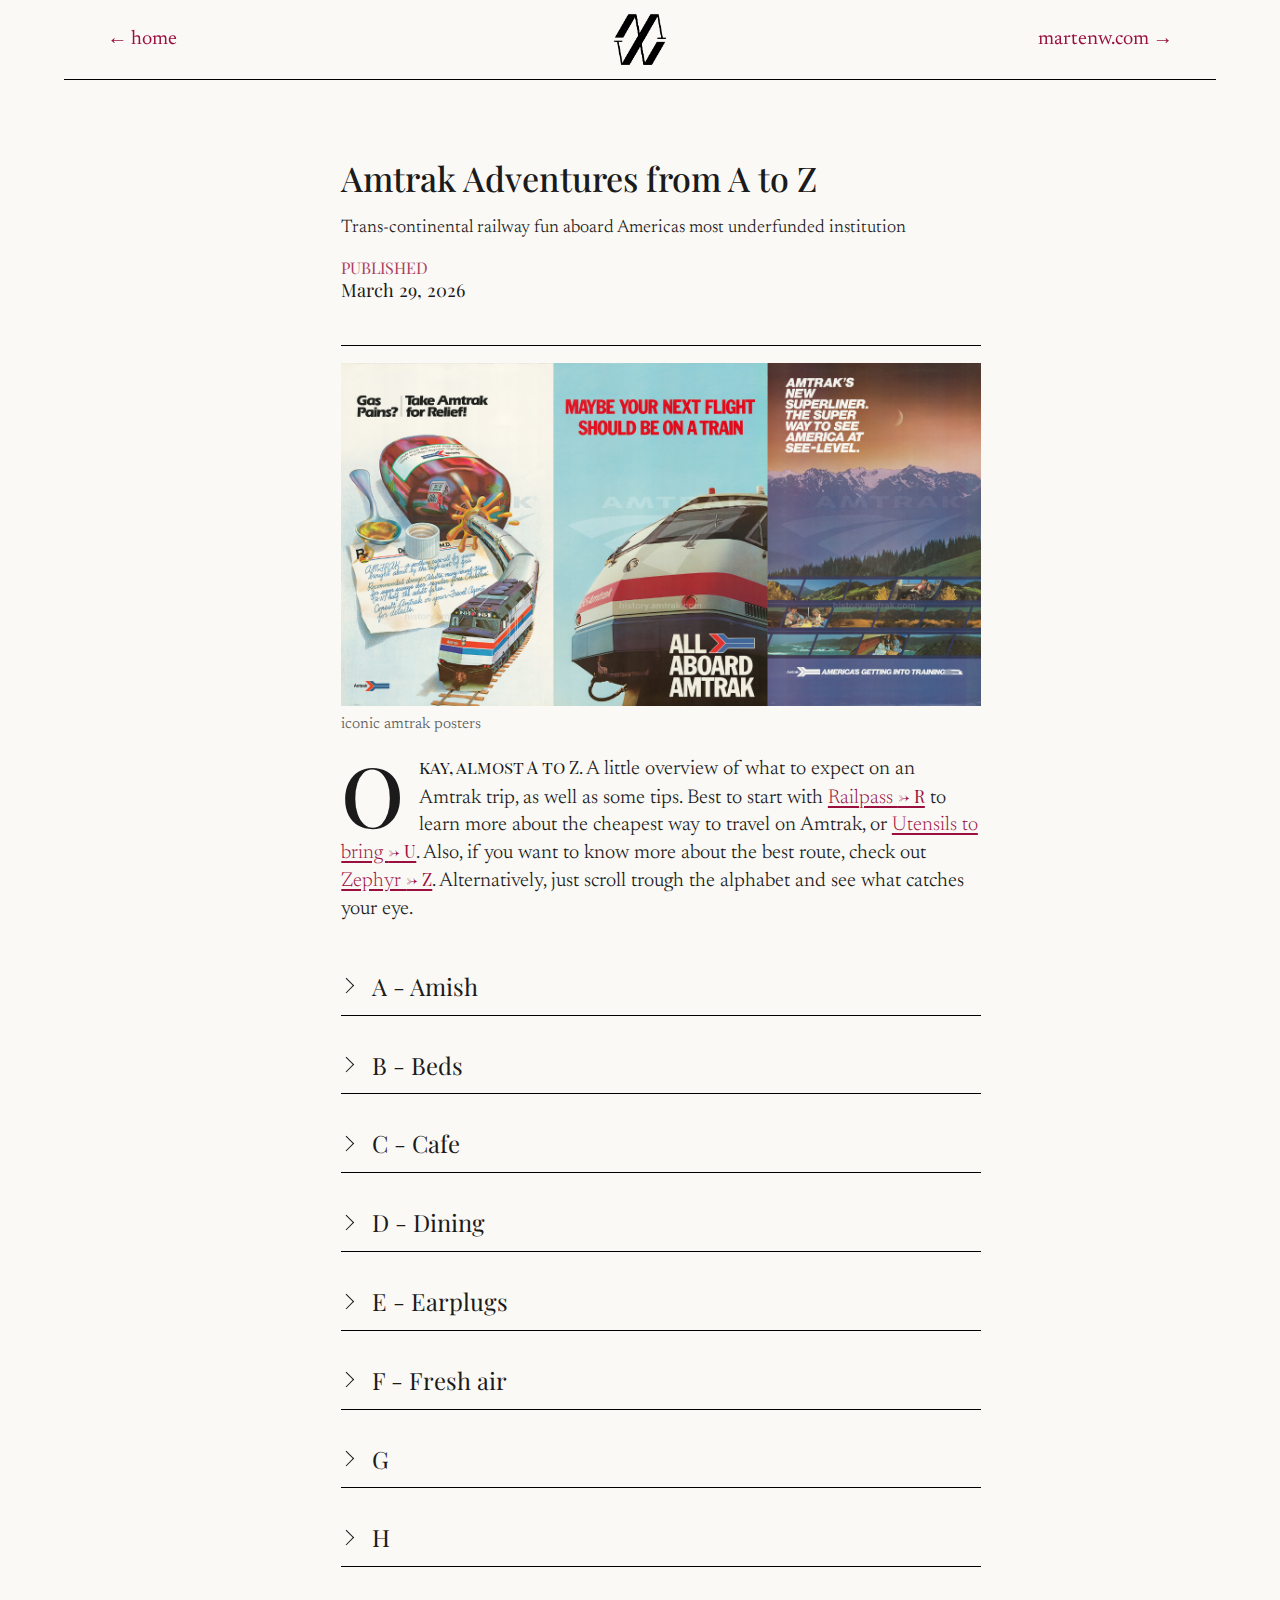
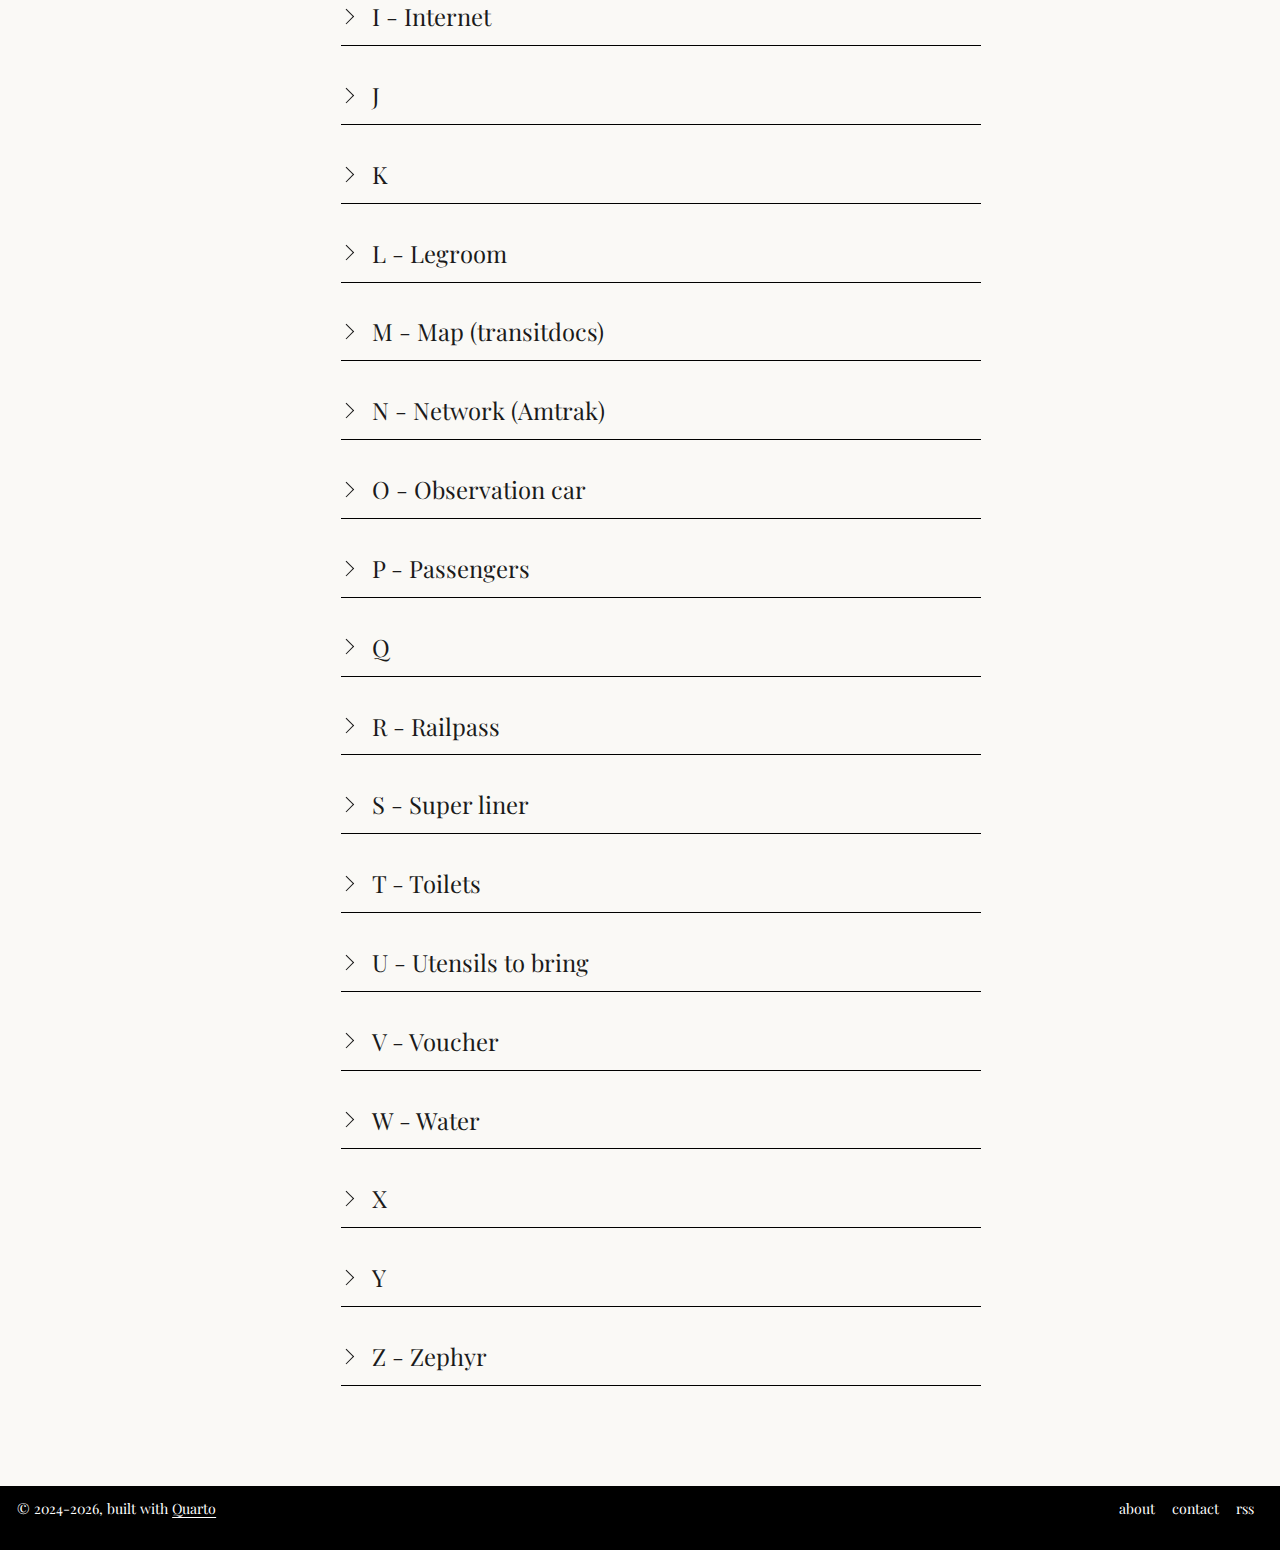
<file: texts/amtrak/index.html>
<!DOCTYPE html>
<html xmlns="http://www.w3.org/1999/xhtml" lang="en" xml:lang="en"><head>

<meta charset="utf-8">
<meta name="generator" content="quarto-1.9.37">

<meta name="viewport" content="width=device-width, initial-scale=1.0, user-scalable=yes">

<meta name="dcterms.date" content="2026-03-29">
<meta name="description" content="Trans-continental railway fun aboard Americas most underfunded institution">

<title>Amtrak Adventures from A to Z</title>
<style>
/* Default styles provided by pandoc.
** See https://pandoc.org/MANUAL.html#variables-for-html for config info.
*/
code{white-space: pre-wrap;}
span.smallcaps{font-variant: small-caps;}
div.columns{display: flex; gap: min(4vw, 1.5em);}
div.column{flex: auto; overflow-x: auto;}
div.hanging-indent{margin-left: 1.5em; text-indent: -1.5em;}
ul.task-list{list-style: none;}
ul.task-list li input[type="checkbox"] {
  width: 0.8em;
  margin: 0 0.8em 0.2em -1em; /* quarto-specific, see https://github.com/quarto-dev/quarto-cli/issues/4556 */ 
  vertical-align: middle;
}
</style>


<script src="../../site_libs/quarto-nav/quarto-nav.js"></script>
<script src="../../site_libs/quarto-nav/headroom.min.js"></script>
<link href="../../images/favicon.ico" rel="icon">
<script src="../../site_libs/clipboard/clipboard.min.js"></script>
<script src="../../site_libs/quarto-html/quarto.js" type="module"></script>
<script src="../../site_libs/quarto-html/tabsets/tabsets.js" type="module"></script>
<script src="../../site_libs/quarto-html/popper.min.js"></script>
<script src="../../site_libs/quarto-html/tippy.umd.min.js"></script>
<script src="../../site_libs/quarto-html/anchor.min.js"></script>
<link href="../../site_libs/quarto-html/tippy.css" rel="stylesheet">
<link href="../../site_libs/quarto-html/quarto-syntax-highlighting-bdf67b448a403dde36248dfdc89c95ef.css" rel="stylesheet" id="quarto-text-highlighting-styles">
<script src="../../site_libs/bootstrap/bootstrap.min.js"></script>
<link href="../../site_libs/bootstrap/bootstrap-icons.css" rel="stylesheet">
<link href="../../site_libs/bootstrap/bootstrap-cde2123df7a88b7c854c6ec48b5343a6.min.css" rel="stylesheet" append-hash="true" id="quarto-bootstrap" data-mode="light">
<script id="quarto-search-options" type="application/json">{
  "language": {
    "search-no-results-text": "No results",
    "search-matching-documents-text": "matching documents",
    "search-copy-link-title": "Copy link to search",
    "search-hide-matches-text": "Hide additional matches",
    "search-more-match-text": "more match in this document",
    "search-more-matches-text": "more matches in this document",
    "search-clear-button-title": "Clear",
    "search-text-placeholder": "",
    "search-detached-cancel-button-title": "Cancel",
    "search-submit-button-title": "Submit",
    "search-label": "Search"
  }
}</script>


<meta property="og:title" content="Amtrak Adventures from A to Z">
<meta property="og:description" content="Trans-continental railway fun aboard Americas most underfunded institution">
<meta property="og:image" content="https://mdwm.org/texts/amtrak/amtrak.png">
<meta property="og:site_name" content="mdwm">
<meta property="og:image:height" content="738">
<meta property="og:image:width" content="1376">
</head>

<body class="nav-fixed fullcontent quarto-light">

<div id="quarto-search-results"></div>
  <header id="quarto-header" class="headroom fixed-top">
    <nav class="navbar navbar-expand-lg " data-bs-theme="dark">
      <div class="navbar-container container-fluid">
      <div class="navbar-brand-container mx-auto">
    <a href="../../index.html" class="navbar-brand navbar-brand-logo">
    <img src="../../images/logo.webp" alt="marten's blog" class="navbar-logo light-content">
    <img src="../../images/logo.webp" alt="marten's blog" class="navbar-logo dark-content">
    </a>
  </div>
          <button class="navbar-toggler" type="button" data-bs-toggle="collapse" data-bs-target="#navbarCollapse" aria-controls="navbarCollapse" role="menu" aria-expanded="false" aria-label="Toggle navigation" onclick="if (window.quartoToggleHeadroom) { window.quartoToggleHeadroom(); }">
  <span class="navbar-toggler-icon"></span>
</button>
          <div class="collapse navbar-collapse" id="navbarCollapse">
            <ul class="navbar-nav navbar-nav-scroll me-auto">
  <li class="nav-item">
    <a class="nav-link" href="../.././"> 
<span class="menu-text">← home</span></a>
  </li>  
</ul>
            <ul class="navbar-nav navbar-nav-scroll ms-auto">
  <li class="nav-item">
    <a class="nav-link" href="https://martenw.com"> 
<span class="menu-text">martenw.com →</span></a>
  </li>  
</ul>
          </div> <!-- /navcollapse -->
            <div class="quarto-navbar-tools">
</div>
      </div> <!-- /container-fluid -->
    </nav>
</header>
<!-- content -->
<div id="quarto-content" class="quarto-container page-columns page-rows-contents page-layout-article page-navbar">
<!-- sidebar -->
<!-- margin-sidebar -->
    
<!-- main -->
<main class="content" id="quarto-document-content">

<header id="title-block-header" class="quarto-title-block default">
<div class="quarto-title">
<h1 class="title">Amtrak Adventures from A to Z</h1>
</div>

<div>
  <div class="description">
    <p>Trans-continental railway fun aboard Americas most underfunded institution</p>
  </div>
</div>


<div class="quarto-title-meta">

    
    <div>
    <div class="quarto-title-meta-heading">Published</div>
    <div class="quarto-title-meta-contents">
      <p class="date">March 29, 2026</p>
    </div>
  </div>
  
    
  </div>
  


</header>


<div class="quarto-figure quarto-figure-center">
<figure class="figure">
<p><img src="amtrak.png" class="img-fluid figure-img"></p>
<figcaption>iconic amtrak posters</figcaption>
</figure>
</div>
<p><strong><em><code>O</code>kay, almost A to Z</em></strong>. A little overview of what to expect on an Amtrak trip, as well as some tips. Best to start with <a href="#R">Railpass <strong><em>→ R</em></strong></a> to learn more about the cheapest way to travel on Amtrak, or <a href="#U">Utensils to bring <strong><em>→ U</em></strong></a>. Also, if you want to know more about the best route, check out <a href="#Z">Zephyr <strong><em>→ Z</em></strong></a>. Alternatively, just scroll trough the alphabet and see what catches your eye.</p>
<section id="A" class="level2">
<h2 class="anchored" data-anchor-id="A">A - Amish</h2>
<p>The largest group of your fellow <a href="#P">passengers <strong><em>→ P</em></strong></a> will probably be the Amish, especially in the Northeast and Midwest. Travel in large groups, often in traditional clothing, with their characteristic hats and beards. As they don’t use smartphones, they are not bothered by the lack of <a href="#I">internet <strong><em>→ I</em></strong></a>, playing cards in the <a href="#O">observation car <strong><em>→ O</em></strong></a> instead.</p>
</section>
<section id="B" class="level2">
<h2 class="anchored" data-anchor-id="B">B - Beds</h2>
<p>If youre lucky enough to snag a sleeper car, youll have access to beds. These are quite space-efficient, but still very comfortable. They also feature a <a href="#T">toilet <strong><em>→ T</em></strong></a> and a small sink in every room. And <a href="#D">Dinner <strong><em>→ D</em></strong></a> is included in the price of the ticket!</p>
<p>If youre travelling coach, well you dont have access to beds. But the seats are very comfy and you have quite a lot of <a href="#L">legroom <strong><em>→ L</em></strong></a>.</p>
</section>
<section id="C" class="level2">
<h2 class="anchored" data-anchor-id="C">C - Cafe</h2>
<p>Large selection of snacks and drinks, and not as bad as expected. In <a href="#S">super liner <strong><em>→ S</em></strong></a> trains, the cafe is located on the lower level, and has a small seating area, with the <a href="#O">Observation car <strong><em>→ O</em></strong></a> above it. Closes at 10pm.</p>
</section>
<section id="D" class="level2">
<h2 class="anchored" data-anchor-id="D">D - Dining</h2>
<p>3 course menus for Dinner, 2 course for lunch. Food is pretty good, and they often have space for coach <a href="#P">passengers <strong><em>→ P</em></strong></a>. If youre that, you can walk in during dinner time, and if they have space, you can eat there for 45$. Youll be sharing a table with other passengers, which sounds weird at first. But you should definitely try it, it’s where I had the most interesting conversations with other passengers.</p>
<div class="quarto-figure quarto-figure-center">
<figure class="figure">
<p><img src="dining.jpg" class="img-fluid figure-img"></p>
<figcaption>Dining car on a super liner</figcaption>
</figure>
</div>
</section>
<section id="E" class="level2">
<h2 class="anchored" data-anchor-id="E">E - Earplugs</h2>
<p>Definitely one of the <a href="#U">utensils to bring <strong><em>→ U</em></strong></a>. The tracks are quite old, so it can be quite noisy.</p>
</section>
<section id="F" class="level2">
<h2 class="anchored" data-anchor-id="F">F - Fresh air</h2>
<p>Youre travelling in a metal box and sitting for long stretches of time, so take the chance at each stop and catch some fresh air. In some trains, you can also open the windows on the lower level, and put your head out :)</p>
</section>
<section id="G" class="level2">
<h2 class="anchored" data-anchor-id="G">G</h2>
</section>
<section id="H" class="level2">
<h2 class="anchored" data-anchor-id="H">H</h2>
</section>
<section id="I" class="level2">
<h2 class="anchored" data-anchor-id="I">I - Internet</h2>
<p>The Amtrak rail <a href="#N">network <strong><em>→ N</em></strong></a> leads trough some pretty remote areas, with VERY spotty internet (if you even have any). So download movies / podcasts / music before you get on the train, and don’t expect to have long calls with friends on your trip.</p>
</section>
<section id="J" class="level2">
<h2 class="anchored" data-anchor-id="J">J</h2>
</section>
<section id="K" class="level2">
<h2 class="anchored" data-anchor-id="K">K</h2>
</section>
<section id="L" class="level2">
<h2 class="anchored" data-anchor-id="L">L - Legroom</h2>
<p>Only relevant for coach passengers, but the leg room is really great (especially if you compare it to planes / cars). Combined with the reclining seat, which can be reclined almost to a 45 degree angle, you can really get comfortable for a long trip. I am 6”3 and I was barely touching the seat in front of me with my feet.</p>
</section>
<section id="M" class="level2">
<h2 class="anchored" data-anchor-id="M">M - Map (transitdocs)</h2>
<p>Amtrak has a lot of delays, and the trains can stop for quite some time on their way. I found the best way to chekc up on my itinerary and train status was the <a href="https://asm.transitdocs.com/map">transitdocs map</a>. It is a live map of all the trains, and you can click on your train to see its current status, and if there are any delays.</p>
</section>
<section id="N" class="level2">
<h2 class="anchored" data-anchor-id="N">N - Network (Amtrak)</h2>
<p>Amtrak’s long-distance network is quite extensive, servicing more than 300 stations and transporting ca 3 million passengers a year. I reccomend the <a href="#Z">California Zephyr <strong><em>→ Z</em></strong></a> route, but all routes feature some scenic nature views and interesting cities. Long-distance routes aloways involve at least one overnight stay, and therefore the trains are equipped with sleeper cars and dining cars, mostly in the form of <a href="#S">superliner <strong><em>→ S</em></strong></a> trains. To see an up to date schedule, I recommend the <a href="#M">transitdocs map <strong><em>→ M</em></strong></a>.</p>
<div class="quarto-figure quarto-figure-center">
<figure class="figure">
<p><img src="network.jpg" class="img-fluid figure-img"></p>
<figcaption>Amtrak network <a href="https://en.wikipedia.org/wiki/Long-distance_Amtrak_routes">wiki</a></figcaption>
</figure>
</div>
</section>
<section id="O" class="level2">
<h2 class="anchored" data-anchor-id="O">O - Observation car</h2>
<p>The observation car is the best place on the train. Featuring full-height windows, it’s where you should sit and et the country pass by. You can turn the seats to face the windows, get a drink in the <a href="#C">cafe <strong><em>→ C</em></strong></a> downstairs, and enjoy the view. Maybe even get to know some of your fellow <a href="#P">passengers <strong><em>→ P</em></strong></a> while youre at it.</p>
<div class="quarto-figure quarto-figure-center">
<figure class="figure">
<p><img src="observation.jpg" class="img-fluid figure-img"></p>
<figcaption>Observation car on a super liner</figcaption>
</figure>
</div>
</section>
<section id="P" class="level2">
<h2 class="anchored" data-anchor-id="P">P - Passengers</h2>
<p>The people you’ll be spending your time with. Made up of a mix of <a href="#A">Amish <strong><em>→ A</em></strong></a>, seniors, backpackers, and foreign tourists expecting trains to be an adequate mode of transportation. Some tend to snore, so bring your <a href="#E">earplugs <strong><em>→ E</em></strong></a>. As you’ll probably be spending extended time with them, maybe get a conversation going. Mostly they are very interesting people (who else would choose to spend 2 days on a train?).</p>
</section>
<section id="Q" class="level2">
<h2 class="anchored" data-anchor-id="Q">Q</h2>
</section>
<section id="R" class="level2">
<h2 class="anchored" data-anchor-id="R">R - Railpass</h2>
<p>Cheapest way to get around the US: the Amtrak RailPass. For 500$, you get 10 trips within 30 days, which can take you across the US and back. Really recommended, but you can only travel coach with it, so no <a href="#B">beds <strong><em>→ B</em></strong></a> for you.</p>
<p><strong>Note</strong>: Often times, the RailPass is reduced in January for travel from Jan till April. [e.g <a href="https://media.amtrak.com/2024/01/usa-rail-pass-sale-2024/">2024</a>, <a href="https://www.travelandleisure.com/amtrak-usa-rail-pass-flash-sale-8773329">2025</a>, <a href="https://media.amtrak.com/2026/01/amtrak-offers-250-usa-rail-passes-for-a-limited-time/">2026</a>]. I got mine in January 2026 for 50% off, so 250$ instead of 500$, which is a steal for 10 trips across the US.</p>
</section>
<section id="S" class="level2">
<h2 class="anchored" data-anchor-id="S">S - Super liner</h2>
<p>Train type used by Amtrak on the long-distance routes. It’s a double decker train, featuring <a href="#D">dining car <strong><em>→ D</em></strong></a>, <a href="#O">observation car <strong><em>→ O</em></strong></a>, and sleeper cars with <a href="#B">beds <strong><em>→ B</em></strong></a>. The last ones were built in the 1990s, so don’t expect modern amenities. Good thing about them nbeing quite old, is that the spacing was designed before EasyJet / WizzAir got us used to very little room, so the beds and seats are quite spacious. Most passenger seats are located on the upper level, so you’ll always have a good view.</p>
<div class="quarto-figure quarto-figure-center">
<figure class="figure">
<p><img src="superliner.jpg" class="img-fluid figure-img"></p>
<figcaption>Super liner train</figcaption>
</figure>
</div>
</section>
<section id="T" class="level2">
<h2 class="anchored" data-anchor-id="T">T - Toilets</h2>
<p>Better than expected (for real). If you’re in a sleeper car, you’ll have your own, so it doesn’t matter. If you’re in coach, the toilets are located in the lower level, and on most trips there were 5 toilets per car (including one very spacious changing room). Never had a line, running hot and cold water, and mostly working. Very high water pressure in the taps!</p>
</section>
<section id="U" class="level2">
<h2 class="anchored" data-anchor-id="U">U - Utensils to bring</h2>
<p>Here’s a list o things you should bring on your trip:</p>
<ul>
<li><a href="#E">Earplugs <strong><em>→ E</em></strong></a></li>
<li>Sleeping mask</li>
<li>Books (to read in the <a href="#O">observation car <strong><em>→ O</em></strong></a>)</li>
<li>Download movies / podcasts / music (for when you have no <a href="#I">internet <strong><em>→ I</em></strong></a>)</li>
<li>Neck pillow</li>
<li><a href="#W">Water <strong><em>→ W</em></strong></a></li>
<li>Cleaning wipes (as coach passengers dont have a shower, you might want to freshen up a bit)</li>
<li>Patience (Amtrak is notorious for delays)</li>
</ul>
</section>
<section id="V" class="level2">
<h2 class="anchored" data-anchor-id="V">V - Voucher</h2>
<p>If you have one of the inevitable delays, you’ll get a voucher. <a href="#R">Railpass holders <strong><em>→ R</em></strong></a> get 50$ vouchers (a.k.a 1/10th of the price of the railpass), so if you have a an extra train you want to take, use the voucher. Otherwise, just keep it in case you want to take another trip within the next year.</p>
</section>
<section id="W" class="level2">
<h2 class="anchored" data-anchor-id="W">W - Water</h2>
<p>Bring a lot. The trains don’t have a refilln station (or I did not find it), and the water they sell in the <a href="#C">cafe <strong><em>→ C</em></strong></a> is quite expensive. You’ll be on the train for quite some time, so stay hydrated – bring at least 2 liters.</p>
</section>
<section id="X" class="level2">
<h2 class="anchored" data-anchor-id="X">X</h2>
</section>
<section id="Y" class="level2">
<h2 class="anchored" data-anchor-id="Y">Y</h2>
</section>
<section id="Z" class="level2">
<h2 class="anchored" data-anchor-id="Z">Z - Zephyr</h2>
<p>The best route in the Amtrak <a href="#N">network <strong><em>→ N</em></strong></a> IMO. If you only take one train in your life, it should be this one. Starts in Chicago, ends in Oakland, and takes you through the most scenic parts of the US: the Rocky Mountains, the Colorado River, the Sierra Nevada mountains. Maybe get off in the middle (e.g Denver or Salt Lake City) and see the beautiful nature up close. Make sure to grab a seat in the <a href="#O">observation car <strong><em>→ O</em></strong></a> during the Donner Pass or the as you go through the Rocky Mountains, the views are breathtaking..</p>
<div class="quarto-figure quarto-figure-center">
<figure class="figure">
<p><img src="zephry.jpg" class="img-fluid figure-img"></p>
<figcaption>Zephyr with snow</figcaption>
</figure>
</div>


</section>

</main> <!-- /main -->
<script id="quarto-html-after-body" type="application/javascript">
  window.document.addEventListener("DOMContentLoaded", function (event) {
    const icon = "";
    const anchorJS = new window.AnchorJS();
    anchorJS.options = {
      placement: 'right',
      icon: icon
    };
    anchorJS.add('.anchored');
    const isCodeAnnotation = (el) => {
      for (const clz of el.classList) {
        if (clz.startsWith('code-annotation-')) {                     
          return true;
        }
      }
      return false;
    }
    const onCopySuccess = function(e) {
      // button target
      const button = e.trigger;
      // don't keep focus
      button.blur();
      // flash "checked"
      button.classList.add('code-copy-button-checked');
      var currentTitle = button.getAttribute("title");
      button.setAttribute("title", "Copied!");
      let tooltip;
      if (window.bootstrap) {
        button.setAttribute("data-bs-toggle", "tooltip");
        button.setAttribute("data-bs-placement", "left");
        button.setAttribute("data-bs-title", "Copied!");
        tooltip = new bootstrap.Tooltip(button, 
          { trigger: "manual", 
            customClass: "code-copy-button-tooltip",
            offset: [0, -8]});
        tooltip.show();    
      }
      setTimeout(function() {
        if (tooltip) {
          tooltip.hide();
          button.removeAttribute("data-bs-title");
          button.removeAttribute("data-bs-toggle");
          button.removeAttribute("data-bs-placement");
        }
        button.setAttribute("title", currentTitle);
        button.classList.remove('code-copy-button-checked');
      }, 1000);
      // clear code selection
      e.clearSelection();
    }
    const getTextToCopy = function(trigger) {
      const outerScaffold = trigger.parentElement.cloneNode(true);
      const codeEl = outerScaffold.querySelector('code');
      for (const childEl of codeEl.children) {
        if (isCodeAnnotation(childEl)) {
          childEl.remove();
        }
      }
      return codeEl.innerText;
    }
    const clipboard = new window.ClipboardJS('.code-copy-button:not([data-in-quarto-modal])', {
      text: getTextToCopy
    });
    clipboard.on('success', onCopySuccess);
    if (window.document.getElementById('quarto-embedded-source-code-modal')) {
      const clipboardModal = new window.ClipboardJS('.code-copy-button[data-in-quarto-modal]', {
        text: getTextToCopy,
        container: window.document.getElementById('quarto-embedded-source-code-modal')
      });
      clipboardModal.on('success', onCopySuccess);
    }
      var localhostRegex = new RegExp(/^(?:http|https):\/\/localhost\:?[0-9]*\//);
      var mailtoRegex = new RegExp(/^mailto:/);
        var filterRegex = new RegExp("https:\/\/mdwm\.org\/");
      var isInternal = (href) => {
          return filterRegex.test(href) || localhostRegex.test(href) || mailtoRegex.test(href);
      }
      // Inspect non-navigation links and adorn them if external
     var links = window.document.querySelectorAll('a[href]:not(.nav-link):not(.navbar-brand):not(.toc-action):not(.sidebar-link):not(.sidebar-item-toggle):not(.pagination-link):not(.no-external):not([aria-hidden]):not(.dropdown-item):not(.quarto-navigation-tool):not(.about-link)');
      for (var i=0; i<links.length; i++) {
        const link = links[i];
        if (!isInternal(link.href)) {
          // undo the damage that might have been done by quarto-nav.js in the case of
          // links that we want to consider external
          if (link.dataset.originalHref !== undefined) {
            link.href = link.dataset.originalHref;
          }
            // target, if specified
            link.setAttribute("target", "_blank");
            if (link.getAttribute("rel") === null) {
              link.setAttribute("rel", "noopener");
            }
        }
      }
    function tippyHover(el, contentFn, onTriggerFn, onUntriggerFn) {
      const config = {
        allowHTML: true,
        maxWidth: 500,
        delay: 100,
        arrow: false,
        appendTo: function(el) {
            return el.parentElement;
        },
        interactive: true,
        interactiveBorder: 10,
        theme: 'quarto',
        placement: 'bottom-start',
      };
      if (contentFn) {
        config.content = contentFn;
      }
      if (onTriggerFn) {
        config.onTrigger = onTriggerFn;
      }
      if (onUntriggerFn) {
        config.onUntrigger = onUntriggerFn;
      }
      window.tippy(el, config); 
    }
    const noterefs = window.document.querySelectorAll('a[role="doc-noteref"]');
    for (var i=0; i<noterefs.length; i++) {
      const ref = noterefs[i];
      tippyHover(ref, function() {
        // use id or data attribute instead here
        let href = ref.getAttribute('data-footnote-href') || ref.getAttribute('href');
        try { href = new URL(href).hash; } catch {}
        const id = href.replace(/^#\/?/, "");
        const note = window.document.getElementById(id);
        if (note) {
          return note.innerHTML;
        } else {
          return "";
        }
      });
    }
    const xrefs = window.document.querySelectorAll('a.quarto-xref');
    const processXRef = (id, note) => {
      // Strip column container classes
      const stripColumnClz = (el) => {
        el.classList.remove("page-full", "page-columns");
        if (el.children) {
          for (const child of el.children) {
            stripColumnClz(child);
          }
        }
      }
      stripColumnClz(note)
      if (id === null || id.startsWith('sec-')) {
        // Special case sections, only their first couple elements
        const container = document.createElement("div");
        if (note.children && note.children.length > 2) {
          container.appendChild(note.children[0].cloneNode(true));
          for (let i = 1; i < note.children.length; i++) {
            const child = note.children[i];
            if (child.tagName === "P" && child.innerText === "") {
              continue;
            } else {
              container.appendChild(child.cloneNode(true));
              break;
            }
          }
          if (window.Quarto?.typesetMath) {
            window.Quarto.typesetMath(container);
          }
          return container.innerHTML
        } else {
          if (window.Quarto?.typesetMath) {
            window.Quarto.typesetMath(note);
          }
          return note.innerHTML;
        }
      } else {
        // Remove any anchor links if they are present
        const anchorLink = note.querySelector('a.anchorjs-link');
        if (anchorLink) {
          anchorLink.remove();
        }
        if (window.Quarto?.typesetMath) {
          window.Quarto.typesetMath(note);
        }
        if (note.classList.contains("callout")) {
          return note.outerHTML;
        } else {
          return note.innerHTML;
        }
      }
    }
    for (var i=0; i<xrefs.length; i++) {
      const xref = xrefs[i];
      tippyHover(xref, undefined, function(instance) {
        instance.disable();
        let url = xref.getAttribute('href');
        let hash = undefined; 
        if (url.startsWith('#')) {
          hash = url;
        } else {
          try { hash = new URL(url).hash; } catch {}
        }
        if (hash) {
          const id = hash.replace(/^#\/?/, "");
          const note = window.document.getElementById(id);
          if (note !== null) {
            try {
              const html = processXRef(id, note.cloneNode(true));
              instance.setContent(html);
            } finally {
              instance.enable();
              instance.show();
            }
          } else {
            // See if we can fetch this
            fetch(url.split('#')[0])
            .then(res => res.text())
            .then(html => {
              const parser = new DOMParser();
              const htmlDoc = parser.parseFromString(html, "text/html");
              const note = htmlDoc.getElementById(id);
              if (note !== null) {
                const html = processXRef(id, note);
                instance.setContent(html);
              } 
            }).finally(() => {
              instance.enable();
              instance.show();
            });
          }
        } else {
          // See if we can fetch a full url (with no hash to target)
          // This is a special case and we should probably do some content thinning / targeting
          fetch(url)
          .then(res => res.text())
          .then(html => {
            const parser = new DOMParser();
            const htmlDoc = parser.parseFromString(html, "text/html");
            const note = htmlDoc.querySelector('main.content');
            if (note !== null) {
              // This should only happen for chapter cross references
              // (since there is no id in the URL)
              // remove the first header
              if (note.children.length > 0 && note.children[0].tagName === "HEADER") {
                note.children[0].remove();
              }
              const html = processXRef(null, note);
              instance.setContent(html);
            } 
          }).finally(() => {
            instance.enable();
            instance.show();
          });
        }
      }, function(instance) {
      });
    }
        let selectedAnnoteEl;
        const selectorForAnnotation = ( cell, annotation) => {
          let cellAttr = 'data-code-cell="' + cell + '"';
          let lineAttr = 'data-code-annotation="' +  annotation + '"';
          const selector = 'span[' + cellAttr + '][' + lineAttr + ']';
          return selector;
        }
        const selectCodeLines = (annoteEl) => {
          const doc = window.document;
          const targetCell = annoteEl.getAttribute("data-target-cell");
          const targetAnnotation = annoteEl.getAttribute("data-target-annotation");
          const annoteSpan = window.document.querySelector(selectorForAnnotation(targetCell, targetAnnotation));
          const lines = annoteSpan.getAttribute("data-code-lines").split(",");
          const lineIds = lines.map((line) => {
            return targetCell + "-" + line;
          })
          let top = null;
          let height = null;
          let parent = null;
          if (lineIds.length > 0) {
              //compute the position of the single el (top and bottom and make a div)
              const el = window.document.getElementById(lineIds[0]);
              top = el.offsetTop;
              height = el.offsetHeight;
              parent = el.parentElement.parentElement;
            if (lineIds.length > 1) {
              const lastEl = window.document.getElementById(lineIds[lineIds.length - 1]);
              const bottom = lastEl.offsetTop + lastEl.offsetHeight;
              height = bottom - top;
            }
            if (top !== null && height !== null && parent !== null) {
              // cook up a div (if necessary) and position it 
              let div = window.document.getElementById("code-annotation-line-highlight");
              if (div === null) {
                div = window.document.createElement("div");
                div.setAttribute("id", "code-annotation-line-highlight");
                div.style.position = 'absolute';
                parent.appendChild(div);
              }
              div.style.top = top - 2 + "px";
              div.style.height = height + 4 + "px";
              div.style.left = 0;
              let gutterDiv = window.document.getElementById("code-annotation-line-highlight-gutter");
              if (gutterDiv === null) {
                gutterDiv = window.document.createElement("div");
                gutterDiv.setAttribute("id", "code-annotation-line-highlight-gutter");
                gutterDiv.style.position = 'absolute';
                const codeCell = window.document.getElementById(targetCell);
                const gutter = codeCell.querySelector('.code-annotation-gutter');
                gutter.appendChild(gutterDiv);
              }
              gutterDiv.style.top = top - 2 + "px";
              gutterDiv.style.height = height + 4 + "px";
            }
            selectedAnnoteEl = annoteEl;
          }
        };
        const unselectCodeLines = () => {
          const elementsIds = ["code-annotation-line-highlight", "code-annotation-line-highlight-gutter"];
          elementsIds.forEach((elId) => {
            const div = window.document.getElementById(elId);
            if (div) {
              div.remove();
            }
          });
          selectedAnnoteEl = undefined;
        };
          // Handle positioning of the toggle
      window.addEventListener(
        "resize",
        throttle(() => {
          elRect = undefined;
          if (selectedAnnoteEl) {
            selectCodeLines(selectedAnnoteEl);
          }
        }, 10)
      );
      function throttle(fn, ms) {
      let throttle = false;
      let timer;
        return (...args) => {
          if(!throttle) { // first call gets through
              fn.apply(this, args);
              throttle = true;
          } else { // all the others get throttled
              if(timer) clearTimeout(timer); // cancel #2
              timer = setTimeout(() => {
                fn.apply(this, args);
                timer = throttle = false;
              }, ms);
          }
        };
      }
        // Attach click handler to the DT
        const annoteDls = window.document.querySelectorAll('dt[data-target-cell]');
        for (const annoteDlNode of annoteDls) {
          annoteDlNode.addEventListener('click', (event) => {
            const clickedEl = event.target;
            if (clickedEl !== selectedAnnoteEl) {
              unselectCodeLines();
              const activeEl = window.document.querySelector('dt[data-target-cell].code-annotation-active');
              if (activeEl) {
                activeEl.classList.remove('code-annotation-active');
              }
              selectCodeLines(clickedEl);
              clickedEl.classList.add('code-annotation-active');
            } else {
              // Unselect the line
              unselectCodeLines();
              clickedEl.classList.remove('code-annotation-active');
            }
          });
        }
    const findCites = (el) => {
      const parentEl = el.parentElement;
      if (parentEl) {
        const cites = parentEl.dataset.cites;
        if (cites) {
          return {
            el,
            cites: cites.split(' ')
          };
        } else {
          return findCites(el.parentElement)
        }
      } else {
        return undefined;
      }
    };
    var bibliorefs = window.document.querySelectorAll('a[role="doc-biblioref"]');
    for (var i=0; i<bibliorefs.length; i++) {
      const ref = bibliorefs[i];
      const citeInfo = findCites(ref);
      if (citeInfo) {
        tippyHover(citeInfo.el, function() {
          var popup = window.document.createElement('div');
          citeInfo.cites.forEach(function(cite) {
            var citeDiv = window.document.createElement('div');
            citeDiv.classList.add('hanging-indent');
            citeDiv.classList.add('csl-entry');
            var biblioDiv = window.document.getElementById('ref-' + cite);
            if (biblioDiv) {
              citeDiv.innerHTML = biblioDiv.innerHTML;
            }
            popup.appendChild(citeDiv);
          });
          return popup.innerHTML;
        });
      }
    }
  });
  </script>
</div> <!-- /content -->
<footer class="footer">
  <div class="nav-footer">
    <div class="nav-footer-left">
<p>© 2024-2026, built with <a href="https://quarto.org" target="_blank">Quarto</a></p>
</div>   
    <div class="nav-footer-center">
      &nbsp;
    </div>
    <div class="nav-footer-right">
      <ul class="footer-items list-unstyled">
    <li class="nav-item">
    <a class="nav-link" href="../../about.html">
<p>about</p>
</a>
  </li>  
    <li class="nav-item">
    <a class="nav-link" href="mailto:hi@mdwm.org">
<p>contact</p>
</a>
  </li>  
    <li class="nav-item">
    <a class="nav-link" href="../../texts/index.xml">
<p>rss</p>
</a>
  </li>  
</ul>
    </div>
  </div>
</footer>
<script>
document.addEventListener('DOMContentLoaded', () => {
document.querySelectorAll('section.level2').forEach(section => {
  const h2 = section.querySelector(':scope > h2');
  if (!h2) return;

  const details = document.createElement('details');
  const summary = document.createElement('summary');

  summary.innerHTML = h2.innerHTML;
  details.appendChild(summary);

  // Move all children except h2 into details
  [...section.children]
    .filter(c => c !== h2)
    .forEach(c => details.appendChild(c));

  h2.replaceWith(details);
});

// Force all closed
document.querySelectorAll('details').forEach(d => d.removeAttribute('open'));

// Open section targeted by hash (id is on the <section>, details is inside it)
function openFromHash(hash) {
  if (!hash) return;
  const section = document.querySelector(hash);
  if (!section) return;
  const details = section.querySelector('details');
  if (details) {
    details.open = true;
    section.scrollIntoView({ behavior: 'smooth', block: 'start' });
  }
}

openFromHash(window.location.hash);
window.addEventListener('hashchange', () => openFromHash(window.location.hash));
});
</script>




</body></html>
</file>
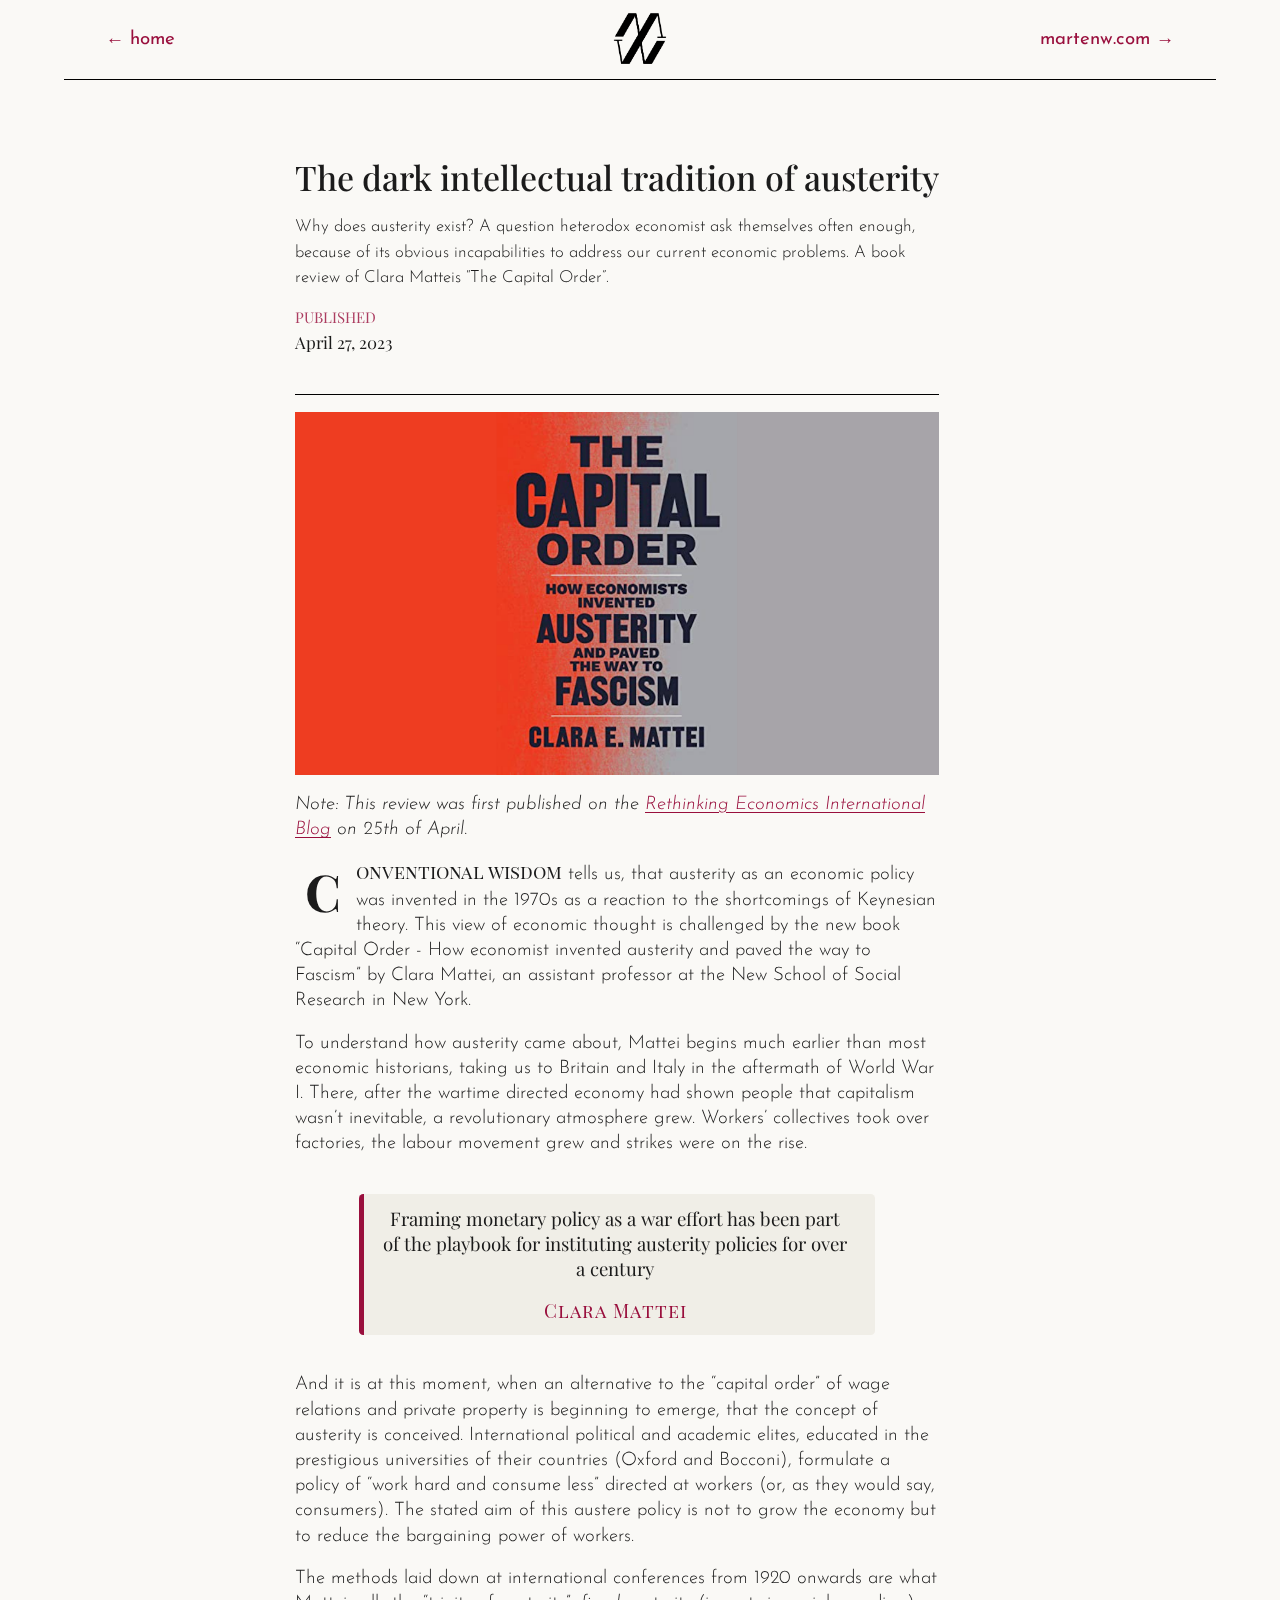
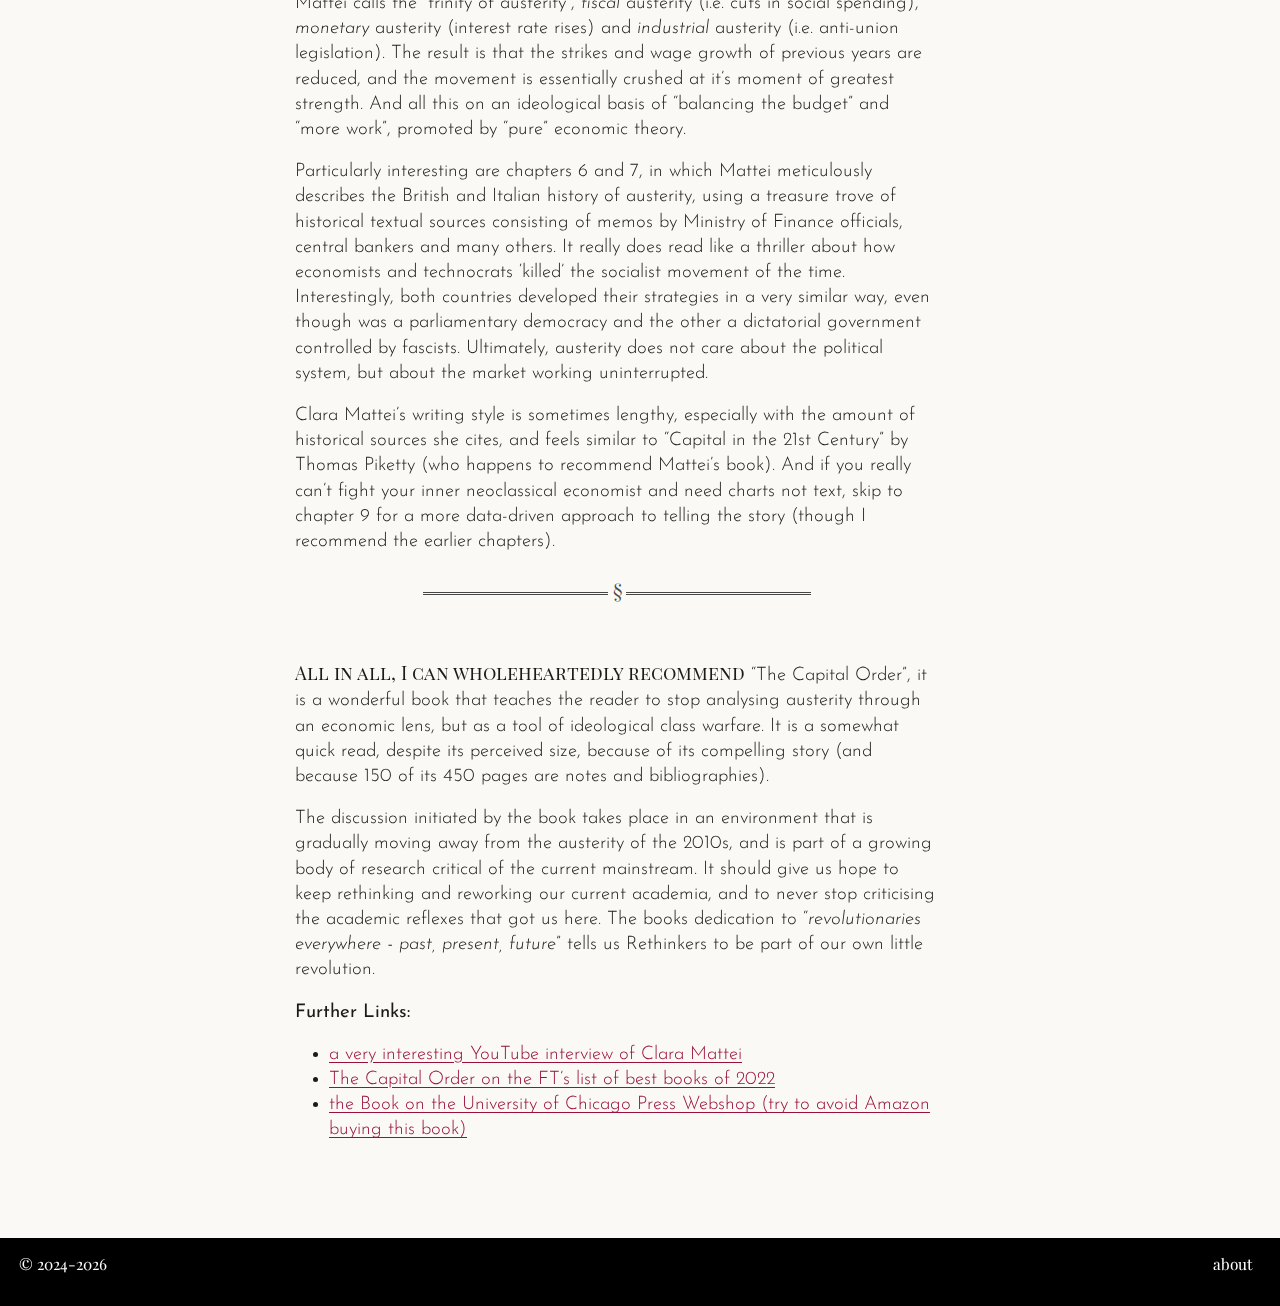
<file: texts/capitalorder/index.html>
<!DOCTYPE html>
<html xmlns="http://www.w3.org/1999/xhtml" lang="en" xml:lang="en"><head>

<meta charset="utf-8">
<meta name="generator" content="quarto-1.9.37">

<meta name="viewport" content="width=device-width, initial-scale=1.0, user-scalable=yes">

<meta name="dcterms.date" content="2023-04-27">
<meta name="description" content="Why does austerity exist? A question heterodox economist ask themselves often enough, because of its obvious incapabilities to address our current economic problems. A book review of Clara Matteis “The Capital Order”.">

<title>The dark intellectual tradition of austerity</title>
<style>
/* Default styles provided by pandoc.
** See https://pandoc.org/MANUAL.html#variables-for-html for config info.
*/
code{white-space: pre-wrap;}
span.smallcaps{font-variant: small-caps;}
div.columns{display: flex; gap: min(4vw, 1.5em);}
div.column{flex: auto; overflow-x: auto;}
div.hanging-indent{margin-left: 1.5em; text-indent: -1.5em;}
ul.task-list{list-style: none;}
ul.task-list li input[type="checkbox"] {
  width: 0.8em;
  margin: 0 0.8em 0.2em -1em; /* quarto-specific, see https://github.com/quarto-dev/quarto-cli/issues/4556 */ 
  vertical-align: middle;
}
</style>


<script src="../../site_libs/quarto-nav/quarto-nav.js"></script>
<script src="../../site_libs/quarto-nav/headroom.min.js"></script>
<link href="../../images/favicon.ico" rel="icon">
<script src="../../site_libs/clipboard/clipboard.min.js"></script>
<script src="../../site_libs/quarto-html/quarto.js" type="module"></script>
<script src="../../site_libs/quarto-html/tabsets/tabsets.js" type="module"></script>
<script src="../../site_libs/quarto-html/popper.min.js"></script>
<script src="../../site_libs/quarto-html/tippy.umd.min.js"></script>
<script src="../../site_libs/quarto-html/anchor.min.js"></script>
<link href="../../site_libs/quarto-html/tippy.css" rel="stylesheet">
<link href="../../site_libs/quarto-html/quarto-syntax-highlighting-7f8f88aac4f3542376d5c11b86a4c14d.css" rel="stylesheet" id="quarto-text-highlighting-styles">
<script src="../../site_libs/bootstrap/bootstrap.min.js"></script>
<link href="../../site_libs/bootstrap/bootstrap-icons.css" rel="stylesheet">
<link href="../../site_libs/bootstrap/bootstrap-63860846b249e5713879dce45386b487.min.css" rel="stylesheet" append-hash="true" id="quarto-bootstrap" data-mode="light">
<script id="quarto-search-options" type="application/json">{
  "language": {
    "search-no-results-text": "No results",
    "search-matching-documents-text": "matching documents",
    "search-copy-link-title": "Copy link to search",
    "search-hide-matches-text": "Hide additional matches",
    "search-more-match-text": "more match in this document",
    "search-more-matches-text": "more matches in this document",
    "search-clear-button-title": "Clear",
    "search-text-placeholder": "",
    "search-detached-cancel-button-title": "Cancel",
    "search-submit-button-title": "Submit",
    "search-label": "Search"
  }
}</script>


<meta property="og:title" content="The dark intellectual tradition of austerity">
<meta property="og:description" content="Why does austerity exist? A question heterodox economist ask themselves often enough, because of its obvious incapabilities to address our current economic problems. A book review of Clara Matteis “The Capital Order”.">
<meta property="og:image" content="https://mdwm.org/texts/capitalorder/featured.png">
<meta property="og:site_name" content="mdwm">
<meta property="og:image:height" content="563">
<meta property="og:image:width" content="1000">
</head>

<body class="nav-fixed quarto-light">

<div id="quarto-search-results"></div>
  <header id="quarto-header" class="headroom fixed-top">
    <nav class="navbar navbar-expand-lg " data-bs-theme="dark">
      <div class="navbar-container container-fluid">
      <div class="navbar-brand-container mx-auto">
    <a href="../../index.html" class="navbar-brand navbar-brand-logo">
    <img src="../../images/logo.webp" alt="marten's blog" class="navbar-logo light-content">
    <img src="../../images/logo.webp" alt="marten's blog" class="navbar-logo dark-content">
    </a>
  </div>
          <button class="navbar-toggler" type="button" data-bs-toggle="collapse" data-bs-target="#navbarCollapse" aria-controls="navbarCollapse" role="menu" aria-expanded="false" aria-label="Toggle navigation" onclick="if (window.quartoToggleHeadroom) { window.quartoToggleHeadroom(); }">
  <span class="navbar-toggler-icon"></span>
</button>
          <div class="collapse navbar-collapse" id="navbarCollapse">
            <ul class="navbar-nav navbar-nav-scroll me-auto">
  <li class="nav-item">
    <a class="nav-link" href="../.././"> 
<span class="menu-text">← home</span></a>
  </li>  
</ul>
            <ul class="navbar-nav navbar-nav-scroll ms-auto">
  <li class="nav-item">
    <a class="nav-link" href="https://martenw.com"> 
<span class="menu-text">martenw.com →</span></a>
  </li>  
</ul>
          </div> <!-- /navcollapse -->
            <div class="quarto-navbar-tools">
</div>
      </div> <!-- /container-fluid -->
    </nav>
</header>
<!-- content -->
<div id="quarto-content" class="quarto-container page-columns page-rows-contents page-layout-article page-navbar">
<!-- sidebar -->
<!-- margin-sidebar -->
    <div id="quarto-margin-sidebar" class="sidebar margin-sidebar zindex-bottom">
    </div>
<!-- main -->
<main class="content" id="quarto-document-content">

<header id="title-block-header" class="quarto-title-block default">
<div class="quarto-title">
<h1 class="title">The dark intellectual tradition of austerity</h1>
</div>

<div>
  <div class="description">
    <p>Why does austerity exist? A question heterodox economist ask themselves often enough, because of its obvious incapabilities to address our current economic problems. A book review of Clara Matteis “The Capital Order”.</p>
  </div>
</div>


<div class="quarto-title-meta">

    
    <div>
    <div class="quarto-title-meta-heading">Published</div>
    <div class="quarto-title-meta-contents">
      <p class="date">April 27, 2023</p>
    </div>
  </div>
  
    
  </div>
  


</header>


<p><img src="featured.png" class="img-fluid"></p>
<p><em>Note: This review was first published on the <a href="https://www.rethinkeconomics.org/2023/04/25/the-dark-intellectual-traditions-of-austerity/">Rethinking Economics International Blog</a> on 25th of April.</em></p>
<p><strong><em><code>C</code>onventional wisdom</em></strong> tells us, that austerity as an economic policy was invented in the 1970s as a reaction to the shortcomings of Keynesian theory. This view of economic thought is challenged by the new book “Capital Order - How economist invented austerity and paved the way to Fascism” by Clara Mattei, an assistant professor at the New School of Social Research in New York.</p>
<p>To understand how austerity came about, Mattei begins much earlier than most economic historians, taking us to Britain and Italy in the aftermath of World War I. There, after the wartime directed economy had shown people that capitalism wasn’t inevitable, a revolutionary atmosphere grew. Workers’ collectives took over factories, the labour movement grew and strikes were on the rise.</p>
<blockquote class="blockquote">
<p>Framing monetary policy as a war effort has been part of the playbook for instituting austerity policies for over a century</p>
<p><em>Clara Mattei</em></p>
</blockquote>
<p>And it is at this moment, when an alternative to the “capital order” of wage relations and private property is beginning to emerge, that the concept of austerity is conceived. International political and academic elites, educated in the prestigious universities of their countries (Oxford and Bocconi), formulate a policy of “work hard and consume less” directed at workers (or, as they would say, consumers). The stated aim of this austere policy is not to grow the economy but to reduce the bargaining power of workers.</p>
<p>The methods laid down at international conferences from 1920 onwards are what Mattei calls the “trinity of austerity”, <em>fiscal</em> austerity (i.e.&nbsp;cuts in social spending), <em>monetary</em> austerity (interest rate rises) and <em>industrial</em> austerity (i.e.&nbsp;anti-union legislation). The result is that the strikes and wage growth of previous years are reduced, and the movement is essentially crushed at it’s moment of greatest strength. And all this on an ideological basis of “balancing the budget” and “more work”, promoted by “pure” economic theory.</p>
<p>Particularly interesting are chapters 6 and 7, in which Mattei meticulously describes the British and Italian history of austerity, using a treasure trove of historical textual sources consisting of memos by Ministry of Finance officials, central bankers and many others. It really does read like a thriller about how economists and technocrats ‘killed’ the socialist movement of the time. Interestingly, both countries developed their strategies in a very similar way, even though was a parliamentary democracy and the other a dictatorial government controlled by fascists. Ultimately, austerity does not care about the political system, but about the market working uninterrupted.</p>
<p>Clara Mattei’s writing style is sometimes lengthy, especially with the amount of historical sources she cites, and feels similar to “Capital in the 21st Century” by Thomas Piketty (who happens to recommend Mattei’s book). And if you really can’t fight your inner neoclassical economist and need charts not text, skip to chapter 9 for a more data-driven approach to telling the story (though I recommend the earlier chapters).</p>
<hr>
<p><strong><em>All in all, I can wholeheartedly recommend</em></strong> “The Capital Order”, it is a wonderful book that teaches the reader to stop analysing austerity through an economic lens, but as a tool of ideological class warfare. It is a somewhat quick read, despite its perceived size, because of its compelling story (and because 150 of its 450 pages are notes and bibliographies).</p>
<p>The discussion initiated by the book takes place in an environment that is gradually moving away from the austerity of the 2010s, and is part of a growing body of research critical of the current mainstream. It should give us hope to keep rethinking and reworking our current academia, and to never stop criticising the academic reflexes that got us here. The books dedication to “<em>revolutionaries everywhere - past, present, future</em>” tells us Rethinkers to be part of our own little revolution.</p>
<p><strong>Further Links:</strong></p>
<ul>
<li><a href="https://www.youtube.com/watch?v=ofFR1mD2UOM&amp;pp=ygUeY2xhcmEgbWF0dGVpIHRoZSBjYXBpdGFsIG9yZGVy">a very interesting YouTube interview of Clara Mattei</a></li>
<li><a href="https://www.ft.com/content/634c1974-bc76-4f56-9548-274816dcc638">The Capital Order on the FT’s list of best books of 2022</a></li>
<li><a href="https://press.uchicago.edu/ucp/books/book/chicago/C/bo181707138.html">the Book on the University of Chicago Press Webshop (try to avoid Amazon buying this book)</a></li>
</ul>



</main> <!-- /main -->
<script id="quarto-html-after-body" type="application/javascript">
  window.document.addEventListener("DOMContentLoaded", function (event) {
    const icon = "";
    const anchorJS = new window.AnchorJS();
    anchorJS.options = {
      placement: 'right',
      icon: icon
    };
    anchorJS.add('.anchored');
    const isCodeAnnotation = (el) => {
      for (const clz of el.classList) {
        if (clz.startsWith('code-annotation-')) {                     
          return true;
        }
      }
      return false;
    }
    const onCopySuccess = function(e) {
      // button target
      const button = e.trigger;
      // don't keep focus
      button.blur();
      // flash "checked"
      button.classList.add('code-copy-button-checked');
      var currentTitle = button.getAttribute("title");
      button.setAttribute("title", "Copied!");
      let tooltip;
      if (window.bootstrap) {
        button.setAttribute("data-bs-toggle", "tooltip");
        button.setAttribute("data-bs-placement", "left");
        button.setAttribute("data-bs-title", "Copied!");
        tooltip = new bootstrap.Tooltip(button, 
          { trigger: "manual", 
            customClass: "code-copy-button-tooltip",
            offset: [0, -8]});
        tooltip.show();    
      }
      setTimeout(function() {
        if (tooltip) {
          tooltip.hide();
          button.removeAttribute("data-bs-title");
          button.removeAttribute("data-bs-toggle");
          button.removeAttribute("data-bs-placement");
        }
        button.setAttribute("title", currentTitle);
        button.classList.remove('code-copy-button-checked');
      }, 1000);
      // clear code selection
      e.clearSelection();
    }
    const getTextToCopy = function(trigger) {
      const outerScaffold = trigger.parentElement.cloneNode(true);
      const codeEl = outerScaffold.querySelector('code');
      for (const childEl of codeEl.children) {
        if (isCodeAnnotation(childEl)) {
          childEl.remove();
        }
      }
      return codeEl.innerText;
    }
    const clipboard = new window.ClipboardJS('.code-copy-button:not([data-in-quarto-modal])', {
      text: getTextToCopy
    });
    clipboard.on('success', onCopySuccess);
    if (window.document.getElementById('quarto-embedded-source-code-modal')) {
      const clipboardModal = new window.ClipboardJS('.code-copy-button[data-in-quarto-modal]', {
        text: getTextToCopy,
        container: window.document.getElementById('quarto-embedded-source-code-modal')
      });
      clipboardModal.on('success', onCopySuccess);
    }
      var localhostRegex = new RegExp(/^(?:http|https):\/\/localhost\:?[0-9]*\//);
      var mailtoRegex = new RegExp(/^mailto:/);
        var filterRegex = new RegExp("https:\/\/mdwm\.org\/");
      var isInternal = (href) => {
          return filterRegex.test(href) || localhostRegex.test(href) || mailtoRegex.test(href);
      }
      // Inspect non-navigation links and adorn them if external
     var links = window.document.querySelectorAll('a[href]:not(.nav-link):not(.navbar-brand):not(.toc-action):not(.sidebar-link):not(.sidebar-item-toggle):not(.pagination-link):not(.no-external):not([aria-hidden]):not(.dropdown-item):not(.quarto-navigation-tool):not(.about-link)');
      for (var i=0; i<links.length; i++) {
        const link = links[i];
        if (!isInternal(link.href)) {
          // undo the damage that might have been done by quarto-nav.js in the case of
          // links that we want to consider external
          if (link.dataset.originalHref !== undefined) {
            link.href = link.dataset.originalHref;
          }
            // target, if specified
            link.setAttribute("target", "_blank");
            if (link.getAttribute("rel") === null) {
              link.setAttribute("rel", "noopener");
            }
        }
      }
    function tippyHover(el, contentFn, onTriggerFn, onUntriggerFn) {
      const config = {
        allowHTML: true,
        maxWidth: 500,
        delay: 100,
        arrow: false,
        appendTo: function(el) {
            return el.parentElement;
        },
        interactive: true,
        interactiveBorder: 10,
        theme: 'quarto',
        placement: 'bottom-start',
      };
      if (contentFn) {
        config.content = contentFn;
      }
      if (onTriggerFn) {
        config.onTrigger = onTriggerFn;
      }
      if (onUntriggerFn) {
        config.onUntrigger = onUntriggerFn;
      }
      window.tippy(el, config); 
    }
    const noterefs = window.document.querySelectorAll('a[role="doc-noteref"]');
    for (var i=0; i<noterefs.length; i++) {
      const ref = noterefs[i];
      tippyHover(ref, function() {
        // use id or data attribute instead here
        let href = ref.getAttribute('data-footnote-href') || ref.getAttribute('href');
        try { href = new URL(href).hash; } catch {}
        const id = href.replace(/^#\/?/, "");
        const note = window.document.getElementById(id);
        if (note) {
          return note.innerHTML;
        } else {
          return "";
        }
      });
    }
    const xrefs = window.document.querySelectorAll('a.quarto-xref');
    const processXRef = (id, note) => {
      // Strip column container classes
      const stripColumnClz = (el) => {
        el.classList.remove("page-full", "page-columns");
        if (el.children) {
          for (const child of el.children) {
            stripColumnClz(child);
          }
        }
      }
      stripColumnClz(note)
      if (id === null || id.startsWith('sec-')) {
        // Special case sections, only their first couple elements
        const container = document.createElement("div");
        if (note.children && note.children.length > 2) {
          container.appendChild(note.children[0].cloneNode(true));
          for (let i = 1; i < note.children.length; i++) {
            const child = note.children[i];
            if (child.tagName === "P" && child.innerText === "") {
              continue;
            } else {
              container.appendChild(child.cloneNode(true));
              break;
            }
          }
          if (window.Quarto?.typesetMath) {
            window.Quarto.typesetMath(container);
          }
          return container.innerHTML
        } else {
          if (window.Quarto?.typesetMath) {
            window.Quarto.typesetMath(note);
          }
          return note.innerHTML;
        }
      } else {
        // Remove any anchor links if they are present
        const anchorLink = note.querySelector('a.anchorjs-link');
        if (anchorLink) {
          anchorLink.remove();
        }
        if (window.Quarto?.typesetMath) {
          window.Quarto.typesetMath(note);
        }
        if (note.classList.contains("callout")) {
          return note.outerHTML;
        } else {
          return note.innerHTML;
        }
      }
    }
    for (var i=0; i<xrefs.length; i++) {
      const xref = xrefs[i];
      tippyHover(xref, undefined, function(instance) {
        instance.disable();
        let url = xref.getAttribute('href');
        let hash = undefined; 
        if (url.startsWith('#')) {
          hash = url;
        } else {
          try { hash = new URL(url).hash; } catch {}
        }
        if (hash) {
          const id = hash.replace(/^#\/?/, "");
          const note = window.document.getElementById(id);
          if (note !== null) {
            try {
              const html = processXRef(id, note.cloneNode(true));
              instance.setContent(html);
            } finally {
              instance.enable();
              instance.show();
            }
          } else {
            // See if we can fetch this
            fetch(url.split('#')[0])
            .then(res => res.text())
            .then(html => {
              const parser = new DOMParser();
              const htmlDoc = parser.parseFromString(html, "text/html");
              const note = htmlDoc.getElementById(id);
              if (note !== null) {
                const html = processXRef(id, note);
                instance.setContent(html);
              } 
            }).finally(() => {
              instance.enable();
              instance.show();
            });
          }
        } else {
          // See if we can fetch a full url (with no hash to target)
          // This is a special case and we should probably do some content thinning / targeting
          fetch(url)
          .then(res => res.text())
          .then(html => {
            const parser = new DOMParser();
            const htmlDoc = parser.parseFromString(html, "text/html");
            const note = htmlDoc.querySelector('main.content');
            if (note !== null) {
              // This should only happen for chapter cross references
              // (since there is no id in the URL)
              // remove the first header
              if (note.children.length > 0 && note.children[0].tagName === "HEADER") {
                note.children[0].remove();
              }
              const html = processXRef(null, note);
              instance.setContent(html);
            } 
          }).finally(() => {
            instance.enable();
            instance.show();
          });
        }
      }, function(instance) {
      });
    }
        let selectedAnnoteEl;
        const selectorForAnnotation = ( cell, annotation) => {
          let cellAttr = 'data-code-cell="' + cell + '"';
          let lineAttr = 'data-code-annotation="' +  annotation + '"';
          const selector = 'span[' + cellAttr + '][' + lineAttr + ']';
          return selector;
        }
        const selectCodeLines = (annoteEl) => {
          const doc = window.document;
          const targetCell = annoteEl.getAttribute("data-target-cell");
          const targetAnnotation = annoteEl.getAttribute("data-target-annotation");
          const annoteSpan = window.document.querySelector(selectorForAnnotation(targetCell, targetAnnotation));
          const lines = annoteSpan.getAttribute("data-code-lines").split(",");
          const lineIds = lines.map((line) => {
            return targetCell + "-" + line;
          })
          let top = null;
          let height = null;
          let parent = null;
          if (lineIds.length > 0) {
              //compute the position of the single el (top and bottom and make a div)
              const el = window.document.getElementById(lineIds[0]);
              top = el.offsetTop;
              height = el.offsetHeight;
              parent = el.parentElement.parentElement;
            if (lineIds.length > 1) {
              const lastEl = window.document.getElementById(lineIds[lineIds.length - 1]);
              const bottom = lastEl.offsetTop + lastEl.offsetHeight;
              height = bottom - top;
            }
            if (top !== null && height !== null && parent !== null) {
              // cook up a div (if necessary) and position it 
              let div = window.document.getElementById("code-annotation-line-highlight");
              if (div === null) {
                div = window.document.createElement("div");
                div.setAttribute("id", "code-annotation-line-highlight");
                div.style.position = 'absolute';
                parent.appendChild(div);
              }
              div.style.top = top - 2 + "px";
              div.style.height = height + 4 + "px";
              div.style.left = 0;
              let gutterDiv = window.document.getElementById("code-annotation-line-highlight-gutter");
              if (gutterDiv === null) {
                gutterDiv = window.document.createElement("div");
                gutterDiv.setAttribute("id", "code-annotation-line-highlight-gutter");
                gutterDiv.style.position = 'absolute';
                const codeCell = window.document.getElementById(targetCell);
                const gutter = codeCell.querySelector('.code-annotation-gutter');
                gutter.appendChild(gutterDiv);
              }
              gutterDiv.style.top = top - 2 + "px";
              gutterDiv.style.height = height + 4 + "px";
            }
            selectedAnnoteEl = annoteEl;
          }
        };
        const unselectCodeLines = () => {
          const elementsIds = ["code-annotation-line-highlight", "code-annotation-line-highlight-gutter"];
          elementsIds.forEach((elId) => {
            const div = window.document.getElementById(elId);
            if (div) {
              div.remove();
            }
          });
          selectedAnnoteEl = undefined;
        };
          // Handle positioning of the toggle
      window.addEventListener(
        "resize",
        throttle(() => {
          elRect = undefined;
          if (selectedAnnoteEl) {
            selectCodeLines(selectedAnnoteEl);
          }
        }, 10)
      );
      function throttle(fn, ms) {
      let throttle = false;
      let timer;
        return (...args) => {
          if(!throttle) { // first call gets through
              fn.apply(this, args);
              throttle = true;
          } else { // all the others get throttled
              if(timer) clearTimeout(timer); // cancel #2
              timer = setTimeout(() => {
                fn.apply(this, args);
                timer = throttle = false;
              }, ms);
          }
        };
      }
        // Attach click handler to the DT
        const annoteDls = window.document.querySelectorAll('dt[data-target-cell]');
        for (const annoteDlNode of annoteDls) {
          annoteDlNode.addEventListener('click', (event) => {
            const clickedEl = event.target;
            if (clickedEl !== selectedAnnoteEl) {
              unselectCodeLines();
              const activeEl = window.document.querySelector('dt[data-target-cell].code-annotation-active');
              if (activeEl) {
                activeEl.classList.remove('code-annotation-active');
              }
              selectCodeLines(clickedEl);
              clickedEl.classList.add('code-annotation-active');
            } else {
              // Unselect the line
              unselectCodeLines();
              clickedEl.classList.remove('code-annotation-active');
            }
          });
        }
    const findCites = (el) => {
      const parentEl = el.parentElement;
      if (parentEl) {
        const cites = parentEl.dataset.cites;
        if (cites) {
          return {
            el,
            cites: cites.split(' ')
          };
        } else {
          return findCites(el.parentElement)
        }
      } else {
        return undefined;
      }
    };
    var bibliorefs = window.document.querySelectorAll('a[role="doc-biblioref"]');
    for (var i=0; i<bibliorefs.length; i++) {
      const ref = bibliorefs[i];
      const citeInfo = findCites(ref);
      if (citeInfo) {
        tippyHover(citeInfo.el, function() {
          var popup = window.document.createElement('div');
          citeInfo.cites.forEach(function(cite) {
            var citeDiv = window.document.createElement('div');
            citeDiv.classList.add('hanging-indent');
            citeDiv.classList.add('csl-entry');
            var biblioDiv = window.document.getElementById('ref-' + cite);
            if (biblioDiv) {
              citeDiv.innerHTML = biblioDiv.innerHTML;
            }
            popup.appendChild(citeDiv);
          });
          return popup.innerHTML;
        });
      }
    }
  });
  </script>
</div> <!-- /content -->
<footer class="footer">
  <div class="nav-footer">
    <div class="nav-footer-left">
      <ul class="footer-items list-unstyled">
    <li class="nav-item">
 © 2024-2026 
  </li>  
</ul>
    </div>   
    <div class="nav-footer-center">
      &nbsp;
    </div>
    <div class="nav-footer-right">
      <ul class="footer-items list-unstyled">
    <li class="nav-item">
    <a class="nav-link" href="../../about.html">
<p>about</p>
</a>
  </li>  
</ul>
    </div>
  </div>
</footer>




</body></html>
</file>
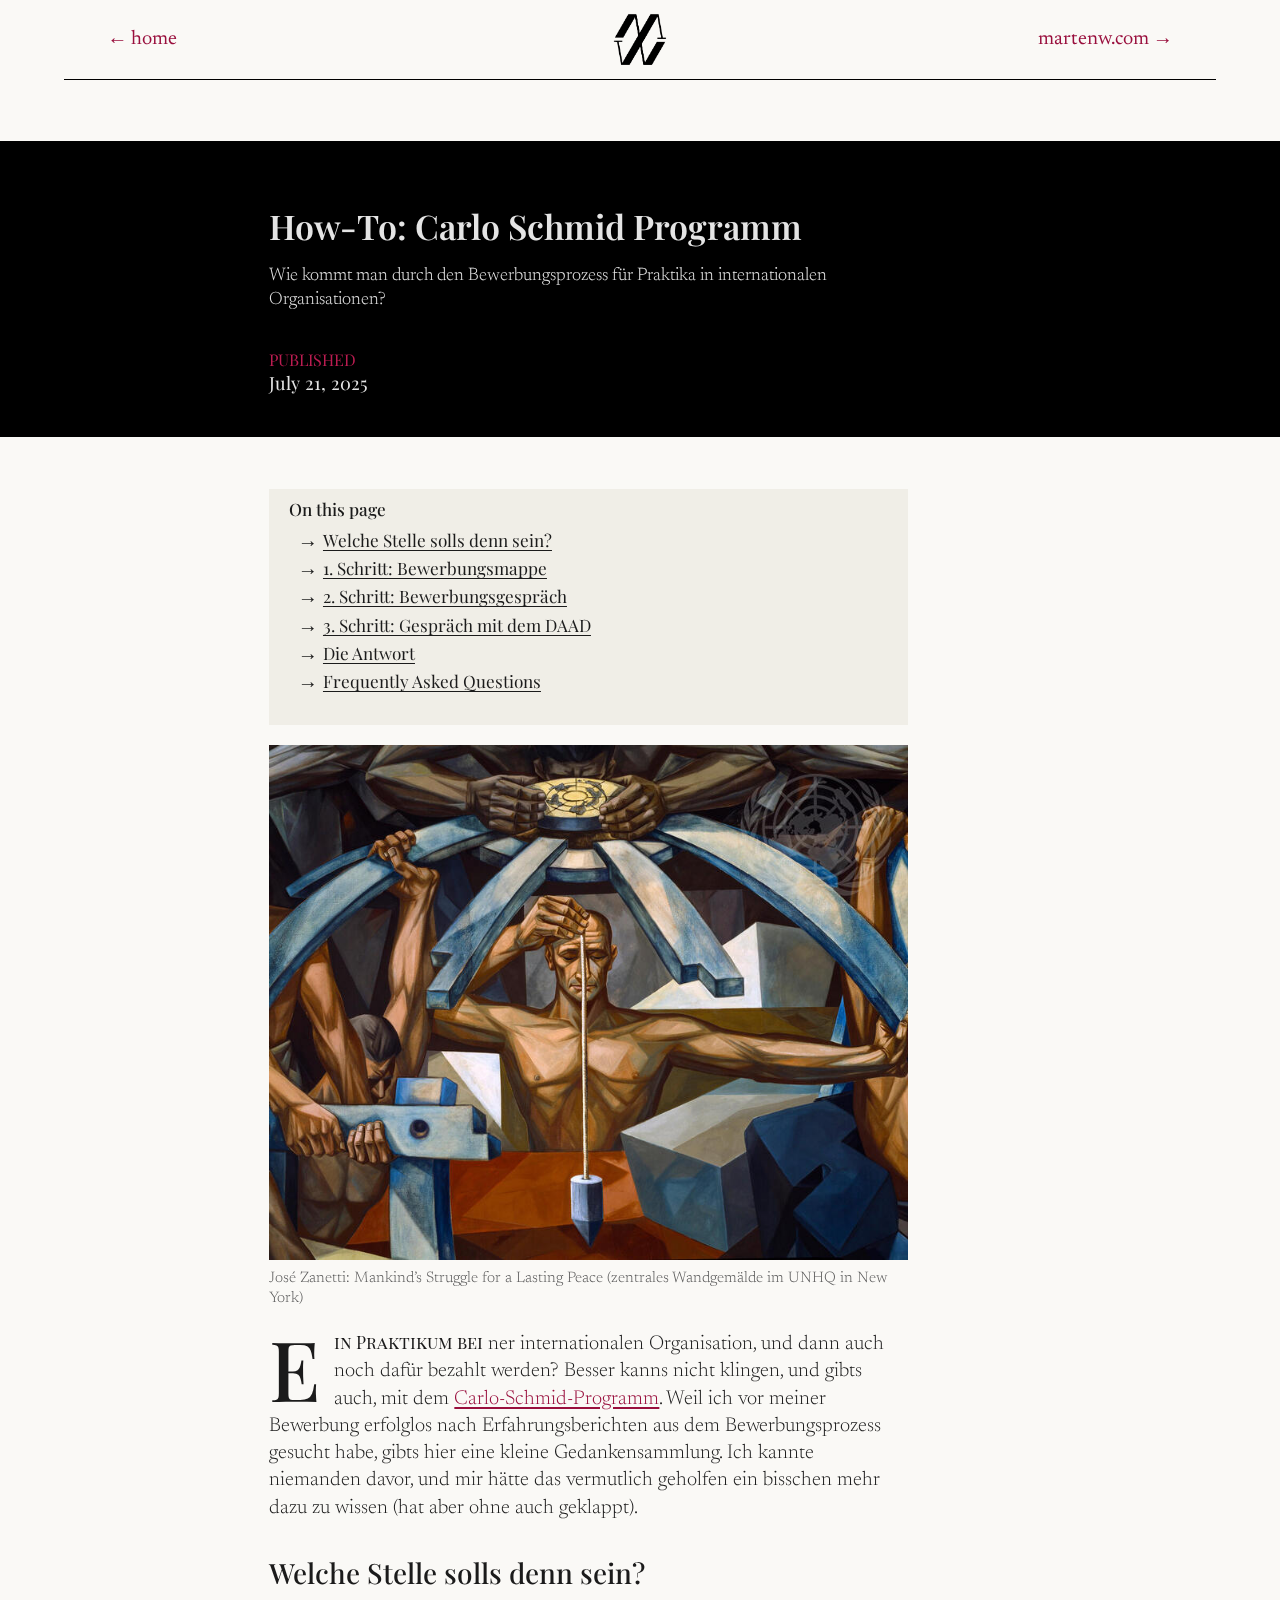
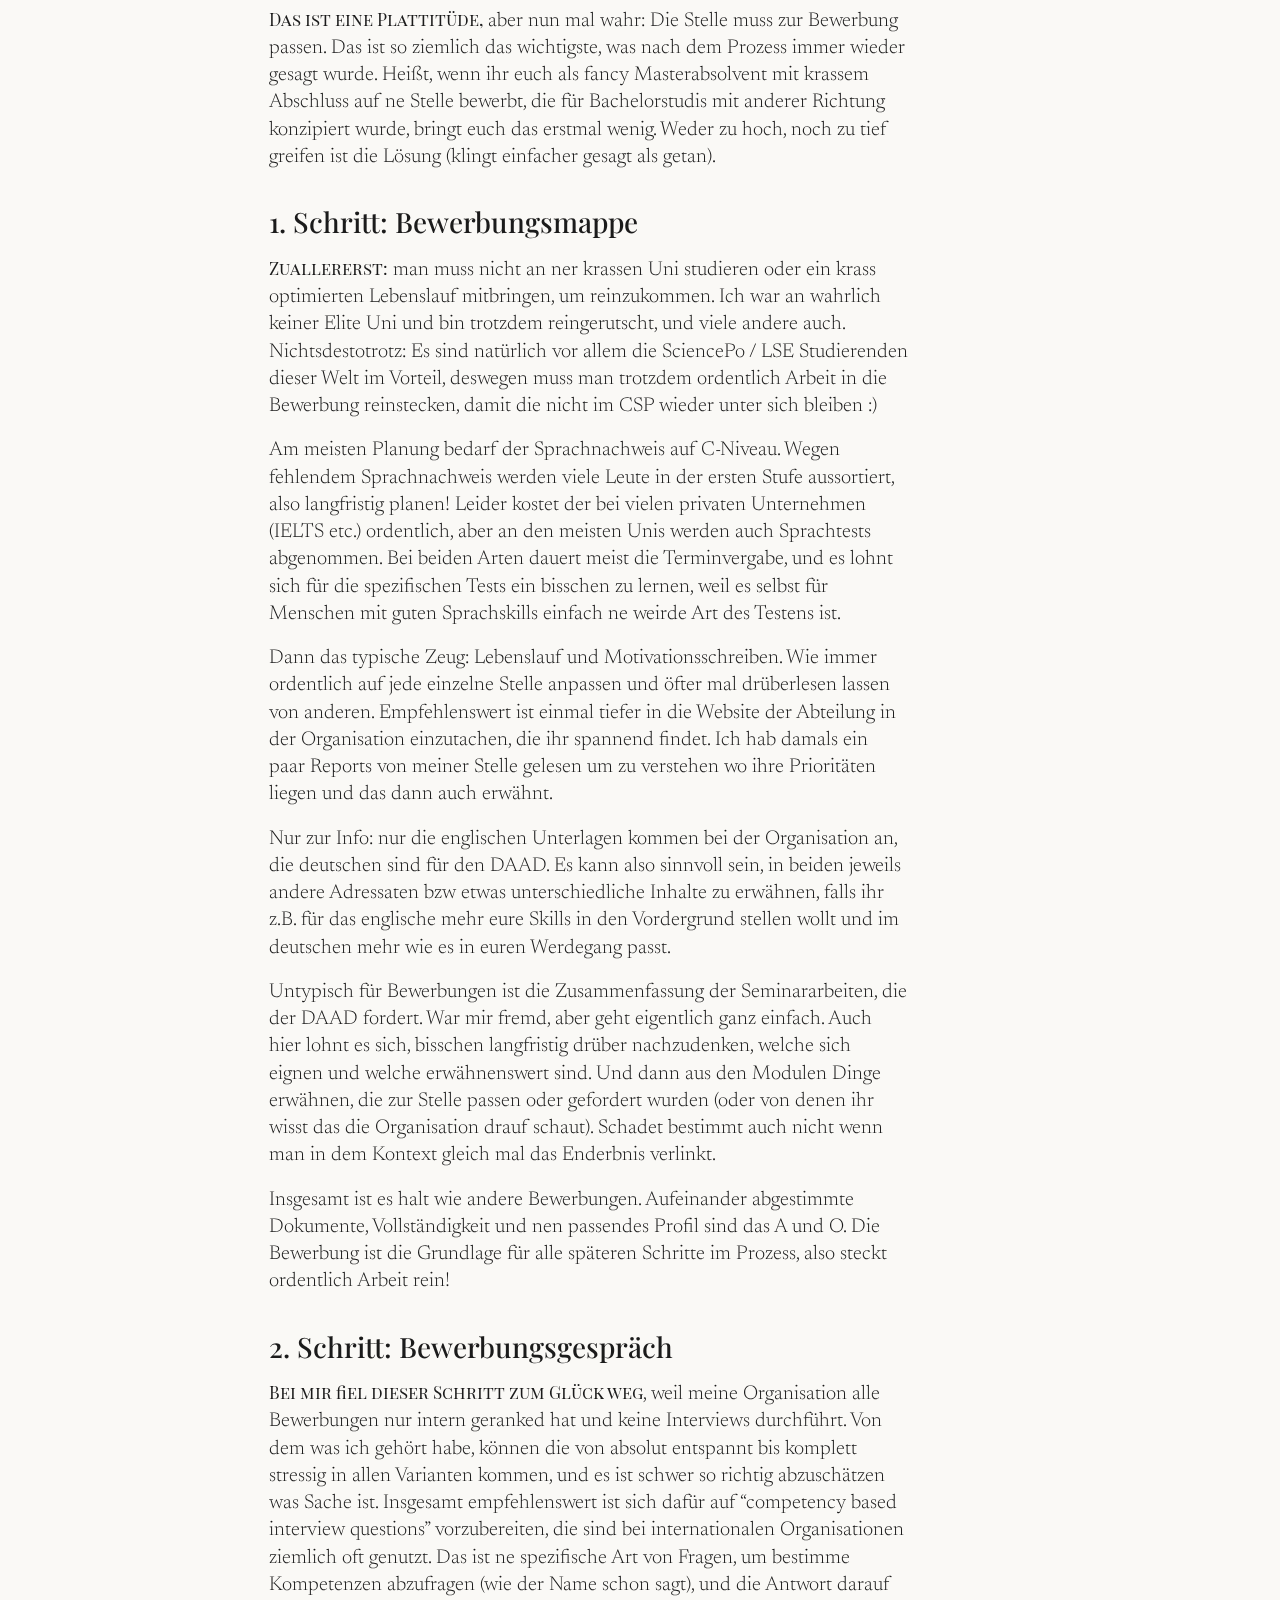
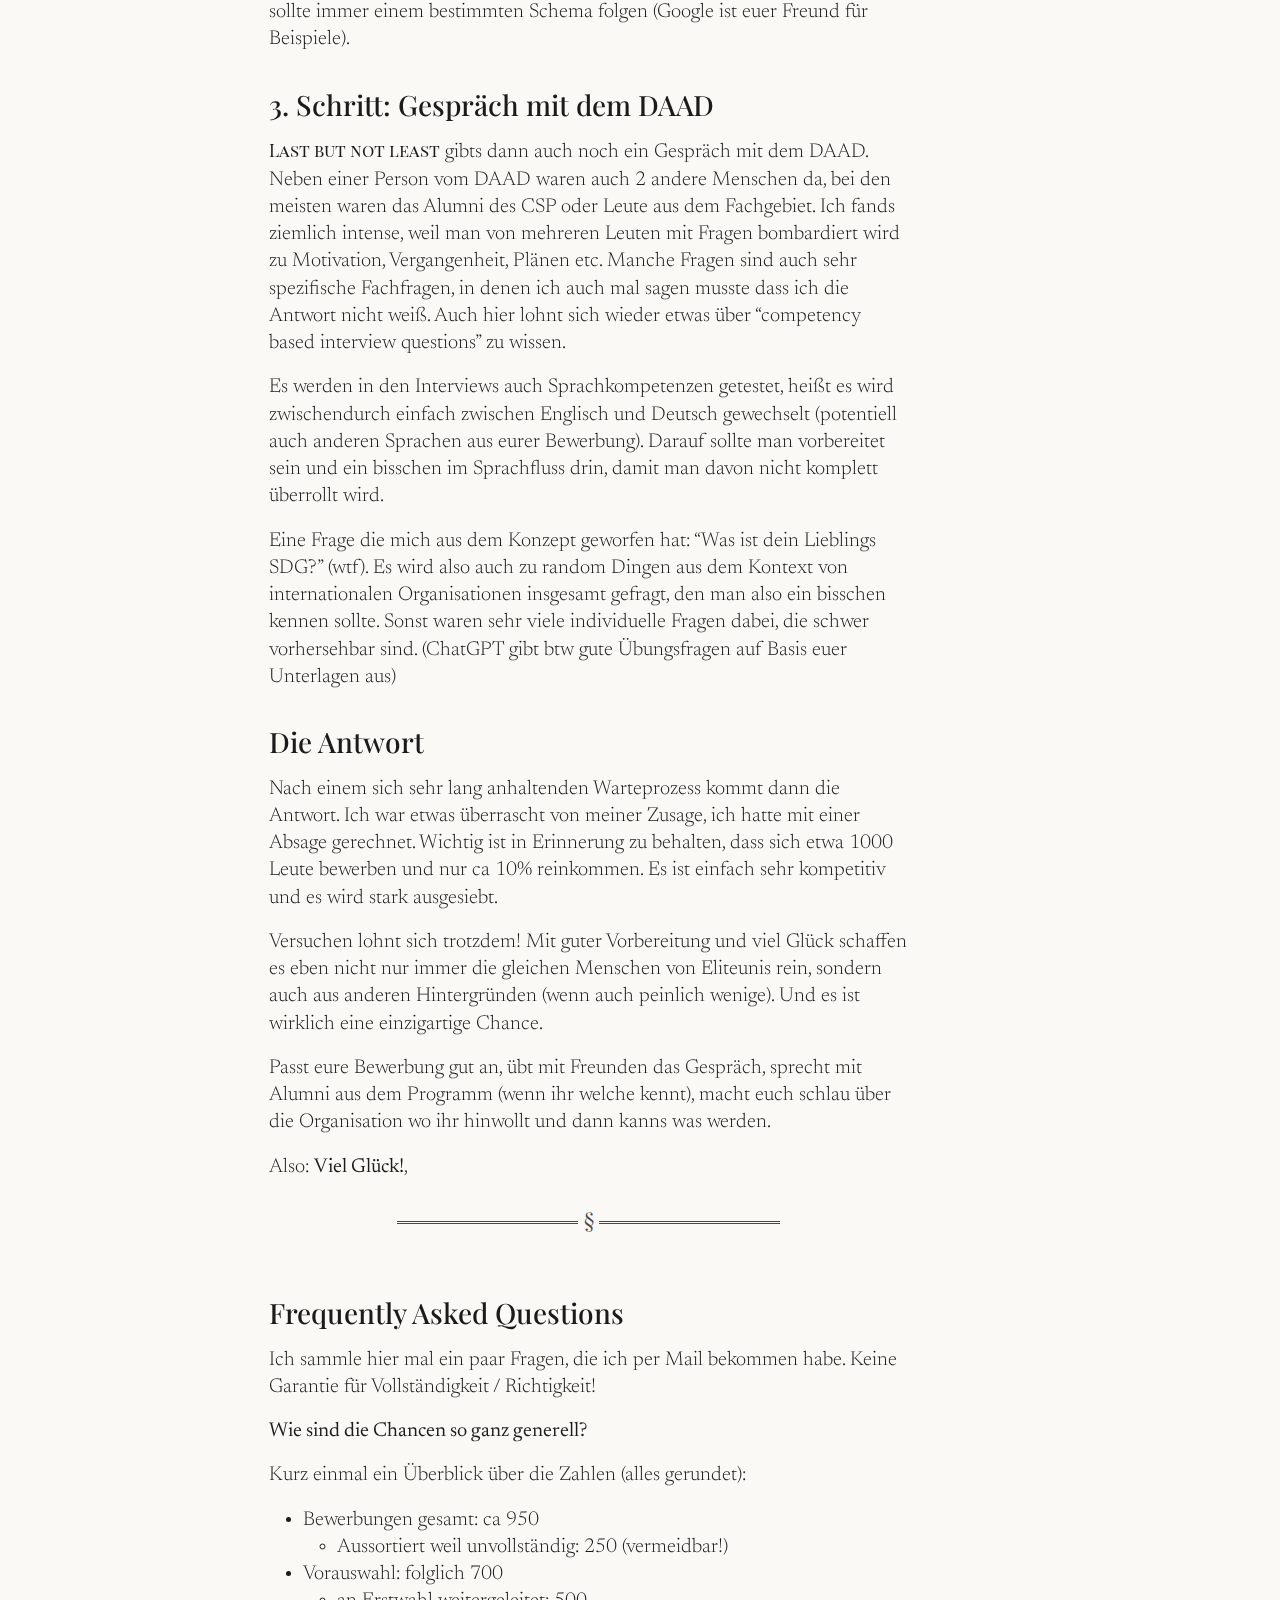
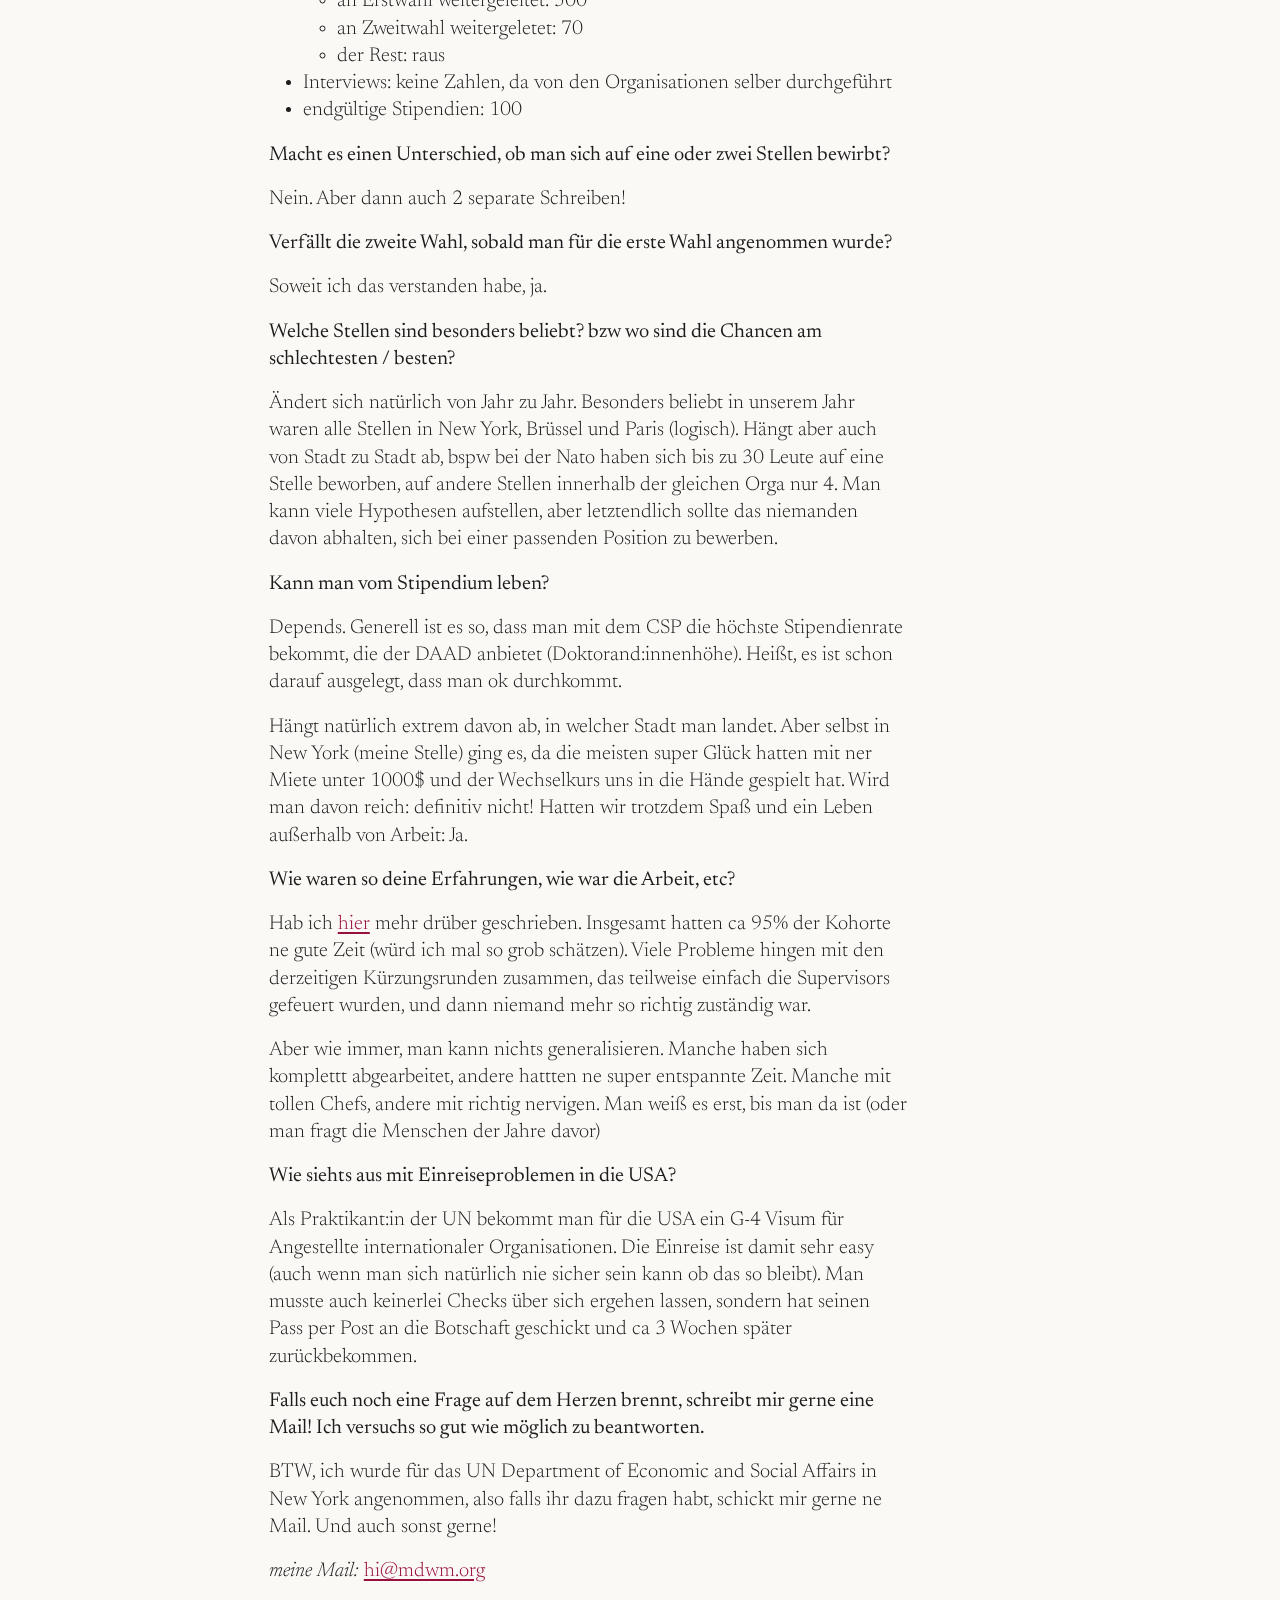
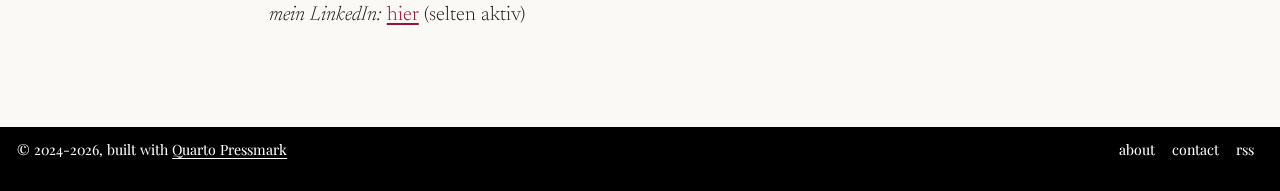
<file: texts/carloschmid/index.html>
<!DOCTYPE html>
<html xmlns="http://www.w3.org/1999/xhtml" lang="en" xml:lang="en"><head>

<meta charset="utf-8">
<meta name="generator" content="quarto-1.9.37">

<meta name="viewport" content="width=device-width, initial-scale=1.0, user-scalable=yes">

<meta name="dcterms.date" content="2025-07-21">
<meta name="description" content="Wie kommt man durch den Bewerbungsprozess für Praktika in internationalen Organisationen?">

<title>How-To: Carlo Schmid Programm</title>
<style>
/* Default styles provided by pandoc.
** See https://pandoc.org/MANUAL.html#variables-for-html for config info.
*/
code{white-space: pre-wrap;}
span.smallcaps{font-variant: small-caps;}
div.columns{display: flex; gap: min(4vw, 1.5em);}
div.column{flex: auto; overflow-x: auto;}
div.hanging-indent{margin-left: 1.5em; text-indent: -1.5em;}
ul.task-list{list-style: none;}
ul.task-list li input[type="checkbox"] {
  width: 0.8em;
  margin: 0 0.8em 0.2em -1em; /* quarto-specific, see https://github.com/quarto-dev/quarto-cli/issues/4556 */ 
  vertical-align: middle;
}
</style>


<script src="../../site_libs/quarto-nav/quarto-nav.js"></script>
<script src="../../site_libs/quarto-nav/headroom.min.js"></script>
<link href="../../images/favicon.ico" rel="icon">
<script src="../../site_libs/clipboard/clipboard.min.js"></script>
<script src="../../site_libs/quarto-html/quarto.js" type="module"></script>
<script src="../../site_libs/quarto-html/tabsets/tabsets.js" type="module"></script>
<script src="../../site_libs/quarto-html/popper.min.js"></script>
<script src="../../site_libs/quarto-html/tippy.umd.min.js"></script>
<script src="../../site_libs/quarto-html/anchor.min.js"></script>
<link href="../../site_libs/quarto-html/tippy.css" rel="stylesheet">
<link href="../../site_libs/quarto-html/quarto-syntax-highlighting-bdf67b448a403dde36248dfdc89c95ef.css" rel="stylesheet" id="quarto-text-highlighting-styles">
<script src="../../site_libs/bootstrap/bootstrap.min.js"></script>
<link href="../../site_libs/bootstrap/bootstrap-icons.css" rel="stylesheet">
<link href="../../site_libs/bootstrap/bootstrap-9b8ac93a01c3059d1909d98c0281fa93.min.css" rel="stylesheet" append-hash="true" id="quarto-bootstrap" data-mode="light">
<script id="quarto-search-options" type="application/json">{
  "language": {
    "search-no-results-text": "No results",
    "search-matching-documents-text": "matching documents",
    "search-copy-link-title": "Copy link to search",
    "search-hide-matches-text": "Hide additional matches",
    "search-more-match-text": "more match in this document",
    "search-more-matches-text": "more matches in this document",
    "search-clear-button-title": "Clear",
    "search-text-placeholder": "",
    "search-detached-cancel-button-title": "Cancel",
    "search-submit-button-title": "Submit",
    "search-label": "Search"
  }
}</script>


<meta property="og:title" content="How-To: Carlo Schmid Programm">
<meta property="og:description" content="Wie kommt man durch den Bewerbungsprozess für Praktika in internationalen Organisationen?">
<meta property="og:image" content="https://mdwm.org/texts/carloschmid/peace.jpg">
<meta property="og:site_name" content="mdwm">
</head>

<body class="nav-fixed quarto-light">

<div id="quarto-search-results"></div>
  <header id="quarto-header" class="headroom fixed-top quarto-banner">
    <nav class="navbar navbar-expand-lg " data-bs-theme="dark">
      <div class="navbar-container container-fluid">
      <div class="navbar-brand-container mx-auto">
    <a href="../../index.html" class="navbar-brand navbar-brand-logo">
    <img src="../../images/logo.webp" alt="marten's blog" class="navbar-logo light-content">
    <img src="../../images/logo.webp" alt="marten's blog" class="navbar-logo dark-content">
    </a>
  </div>
          <button class="navbar-toggler" type="button" data-bs-toggle="collapse" data-bs-target="#navbarCollapse" aria-controls="navbarCollapse" role="menu" aria-expanded="false" aria-label="Toggle navigation" onclick="if (window.quartoToggleHeadroom) { window.quartoToggleHeadroom(); }">
  <span class="navbar-toggler-icon"></span>
</button>
          <div class="collapse navbar-collapse" id="navbarCollapse">
            <ul class="navbar-nav navbar-nav-scroll me-auto">
  <li class="nav-item">
    <a class="nav-link" href="../.././"> 
<span class="menu-text">← home</span></a>
  </li>  
</ul>
            <ul class="navbar-nav navbar-nav-scroll ms-auto">
  <li class="nav-item">
    <a class="nav-link" href="https://martenw.com"> 
<span class="menu-text">martenw.com →</span></a>
  </li>  
</ul>
          </div> <!-- /navcollapse -->
            <div class="quarto-navbar-tools">
</div>
      </div> <!-- /container-fluid -->
    </nav>
</header>
<!-- content -->
<header id="title-block-header" class="quarto-title-block default page-columns page-full">
  <div class="quarto-title-banner page-columns page-full">
    <div class="quarto-title column-body">
      <h1 class="title">How-To: Carlo Schmid Programm</h1>
                  <div>
        <div class="description">
          <p>Wie kommt man durch den Bewerbungsprozess für Praktika in internationalen Organisationen?</p>
        </div>
      </div>
                </div>
  </div>
    
  
  <div class="quarto-title-meta">

      
      <div>
      <div class="quarto-title-meta-heading">Published</div>
      <div class="quarto-title-meta-contents">
        <p class="date">July 21, 2025</p>
      </div>
    </div>
    
      
    </div>
    
  
  </header><div id="quarto-content" class="quarto-container page-columns page-rows-contents page-layout-article page-navbar">
<!-- sidebar -->
<!-- margin-sidebar -->
    <div id="quarto-margin-sidebar" class="sidebar margin-sidebar zindex-bottom">
    </div>
<!-- main -->
<main class="content quarto-banner-title-block" id="quarto-document-content">




<nav id="TOC" role="doc-toc">
    <h2 id="toc-title">On this page</h2>
   
  <ul>
  <li><a href="#welche-stelle-solls-denn-sein" id="toc-welche-stelle-solls-denn-sein">Welche Stelle solls denn sein?</a></li>
  <li><a href="#schritt-bewerbungsmappe" id="toc-schritt-bewerbungsmappe">1. Schritt: Bewerbungsmappe</a></li>
  <li><a href="#schritt-bewerbungsgespräch" id="toc-schritt-bewerbungsgespräch">2. Schritt: Bewerbungsgespräch</a></li>
  <li><a href="#schritt-gespräch-mit-dem-daad" id="toc-schritt-gespräch-mit-dem-daad">3. Schritt: Gespräch mit dem DAAD</a></li>
  <li><a href="#die-antwort" id="toc-die-antwort">Die Antwort</a></li>
  <li><a href="#frequently-asked-questions" id="toc-frequently-asked-questions">Frequently Asked Questions</a></li>
  </ul>
</nav>
<div class="quarto-figure quarto-figure-center">
<figure class="figure">
<p><img src="peace.jpg" class="img-fluid figure-img"></p>
<figcaption>José Zanetti: Mankind’s Struggle for a Lasting Peace (zentrales Wandgemälde im UNHQ in New York)</figcaption>
</figure>
</div>
<p><strong><em><code>E</code>in Praktikum bei</em></strong> ner internationalen Organisation, und dann auch noch dafür bezahlt werden? Besser kanns nicht klingen, und gibts auch, mit dem <a href="https://www.studienstiftung.de/carlo-schmid">Carlo-Schmid-Programm</a>. Weil ich vor meiner Bewerbung erfolglos nach Erfahrungsberichten aus dem Bewerbungsprozess gesucht habe, gibts hier eine kleine Gedankensammlung. Ich kannte niemanden davor, und mir hätte das vermutlich geholfen ein bisschen mehr dazu zu wissen (hat aber ohne auch geklappt).</p>
<section id="welche-stelle-solls-denn-sein" class="level2">
<h2 class="anchored" data-anchor-id="welche-stelle-solls-denn-sein">Welche Stelle solls denn sein?</h2>
<p><strong><em>Das ist eine Plattitüde,</em></strong> aber nun mal wahr: Die Stelle muss zur Bewerbung passen. Das ist so ziemlich das wichtigste, was nach dem Prozess immer wieder gesagt wurde. Heißt, wenn ihr euch als fancy Masterabsolvent mit krassem Abschluss auf ne Stelle bewerbt, die für Bachelorstudis mit anderer Richtung konzipiert wurde, bringt euch das erstmal wenig. Weder zu hoch, noch zu tief greifen ist die Lösung (klingt einfacher gesagt als getan).</p>
</section>
<section id="schritt-bewerbungsmappe" class="level2">
<h2 class="anchored" data-anchor-id="schritt-bewerbungsmappe">1. Schritt: Bewerbungsmappe</h2>
<p><strong><em>Zuallererst:</em></strong> man muss nicht an ner krassen Uni studieren oder ein krass optimierten Lebenslauf mitbringen, um reinzukommen. Ich war an wahrlich keiner Elite Uni und bin trotzdem reingerutscht, und viele andere auch. Nichtsdestotrotz: Es sind natürlich vor allem die SciencePo / LSE Studierenden dieser Welt im Vorteil, deswegen muss man trotzdem ordentlich Arbeit in die Bewerbung reinstecken, damit die nicht im CSP wieder unter sich bleiben :)</p>
<p>Am meisten Planung bedarf der Sprachnachweis auf C-Niveau. Wegen fehlendem Sprachnachweis werden viele Leute in der ersten Stufe aussortiert, also langfristig planen! Leider kostet der bei vielen privaten Unternehmen (IELTS etc.) ordentlich, aber an den meisten Unis werden auch Sprachtests abgenommen. Bei beiden Arten dauert meist die Terminvergabe, und es lohnt sich für die spezifischen Tests ein bisschen zu lernen, weil es selbst für Menschen mit guten Sprachskills einfach ne weirde Art des Testens ist.</p>
<p>Dann das typische Zeug: Lebenslauf und Motivationsschreiben. Wie immer ordentlich auf jede einzelne Stelle anpassen und öfter mal drüberlesen lassen von anderen. Empfehlenswert ist einmal tiefer in die Website der Abteilung in der Organisation einzutachen, die ihr spannend findet. Ich hab damals ein paar Reports von meiner Stelle gelesen um zu verstehen wo ihre Prioritäten liegen und das dann auch erwähnt.</p>
<p>Nur zur Info: nur die englischen Unterlagen kommen bei der Organisation an, die deutschen sind für den DAAD. Es kann also sinnvoll sein, in beiden jeweils andere Adressaten bzw etwas unterschiedliche Inhalte zu erwähnen, falls ihr z.B. für das englische mehr eure Skills in den Vordergrund stellen wollt und im deutschen mehr wie es in euren Werdegang passt.</p>
<p>Untypisch für Bewerbungen ist die Zusammenfassung der Seminararbeiten, die der DAAD fordert. War mir fremd, aber geht eigentlich ganz einfach. Auch hier lohnt es sich, bisschen langfristig drüber nachzudenken, welche sich eignen und welche erwähnenswert sind. Und dann aus den Modulen Dinge erwähnen, die zur Stelle passen oder gefordert wurden (oder von denen ihr wisst das die Organisation drauf schaut). Schadet bestimmt auch nicht wenn man in dem Kontext gleich mal das Enderbnis verlinkt.</p>
<p>Insgesamt ist es halt wie andere Bewerbungen. Aufeinander abgestimmte Dokumente, Vollständigkeit und nen passendes Profil sind das A und O. Die Bewerbung ist die Grundlage für alle späteren Schritte im Prozess, also steckt ordentlich Arbeit rein!</p>
</section>
<section id="schritt-bewerbungsgespräch" class="level2">
<h2 class="anchored" data-anchor-id="schritt-bewerbungsgespräch">2. Schritt: Bewerbungsgespräch</h2>
<p><strong><em>Bei mir fiel dieser Schritt zum Glück weg</em></strong>, weil meine Organisation alle Bewerbungen nur intern geranked hat und keine Interviews durchführt. Von dem was ich gehört habe, können die von absolut entspannt bis komplett stressig in allen Varianten kommen, und es ist schwer so richtig abzuschätzen was Sache ist. Insgesamt empfehlenswert ist sich dafür auf “competency based interview questions” vorzubereiten, die sind bei internationalen Organisationen ziemlich oft genutzt. Das ist ne spezifische Art von Fragen, um bestimme Kompetenzen abzufragen (wie der Name schon sagt), und die Antwort darauf sollte immer einem bestimmten Schema folgen (Google ist euer Freund für Beispiele).</p>
</section>
<section id="schritt-gespräch-mit-dem-daad" class="level2">
<h2 class="anchored" data-anchor-id="schritt-gespräch-mit-dem-daad">3. Schritt: Gespräch mit dem DAAD</h2>
<p><strong><em>Last but not least</em></strong> gibts dann auch noch ein Gespräch mit dem DAAD. Neben einer Person vom DAAD waren auch 2 andere Menschen da, bei den meisten waren das Alumni des CSP oder Leute aus dem Fachgebiet. Ich fands ziemlich intense, weil man von mehreren Leuten mit Fragen bombardiert wird zu Motivation, Vergangenheit, Plänen etc. Manche Fragen sind auch sehr spezifische Fachfragen, in denen ich auch mal sagen musste dass ich die Antwort nicht weiß. Auch hier lohnt sich wieder etwas über “competency based interview questions” zu wissen.</p>
<p>Es werden in den Interviews auch Sprachkompetenzen getestet, heißt es wird zwischendurch einfach zwischen Englisch und Deutsch gewechselt (potentiell auch anderen Sprachen aus eurer Bewerbung). Darauf sollte man vorbereitet sein und ein bisschen im Sprachfluss drin, damit man davon nicht komplett überrollt wird.</p>
<p>Eine Frage die mich aus dem Konzept geworfen hat: “Was ist dein Lieblings SDG?” (wtf). Es wird also auch zu random Dingen aus dem Kontext von internationalen Organisationen insgesamt gefragt, den man also ein bisschen kennen sollte. Sonst waren sehr viele individuelle Fragen dabei, die schwer vorhersehbar sind. (ChatGPT gibt btw gute Übungsfragen auf Basis euer Unterlagen aus)</p>
</section>
<section id="die-antwort" class="level2">
<h2 class="anchored" data-anchor-id="die-antwort">Die Antwort</h2>
<p>Nach einem sich sehr lang anhaltenden Warteprozess kommt dann die Antwort. Ich war etwas überrascht von meiner Zusage, ich hatte mit einer Absage gerechnet. Wichtig ist in Erinnerung zu behalten, dass sich etwa 1000 Leute bewerben und nur ca 10% reinkommen. Es ist einfach sehr kompetitiv und es wird stark ausgesiebt.</p>
<p>Versuchen lohnt sich trotzdem! Mit guter Vorbereitung und viel Glück schaffen es eben nicht nur immer die gleichen Menschen von Eliteunis rein, sondern auch aus anderen Hintergründen (wenn auch peinlich wenige). Und es ist wirklich eine einzigartige Chance.</p>
<p>Passt eure Bewerbung gut an, übt mit Freunden das Gespräch, sprecht mit Alumni aus dem Programm (wenn ihr welche kennt), macht euch schlau über die Organisation wo ihr hinwollt und dann kanns was werden.</p>
<p>Also: <strong>Viel Glück!</strong>,</p>
<hr>
</section>
<section id="frequently-asked-questions" class="level2">
<h2 class="anchored" data-anchor-id="frequently-asked-questions">Frequently Asked Questions</h2>
<p>Ich sammle hier mal ein paar Fragen, die ich per Mail bekommen habe. Keine Garantie für Vollständigkeit / Richtigkeit!</p>
<p><strong>Wie sind die Chancen so ganz generell?</strong></p>
<p>Kurz einmal ein Überblick über die Zahlen (alles gerundet):</p>
<ul>
<li>Bewerbungen gesamt: ca 950
<ul>
<li>Aussortiert weil unvollständig: 250 (vermeidbar!)</li>
</ul></li>
<li>Vorauswahl: folglich 700
<ul>
<li>an Erstwahl weitergeleitet: 500<br>
</li>
<li>an Zweitwahl weitergeletet: 70</li>
<li>der Rest: raus</li>
</ul></li>
<li>Interviews: keine Zahlen, da von den Organisationen selber durchgeführt</li>
<li>endgültige Stipendien: 100</li>
</ul>
<p><strong>Macht es einen Unterschied, ob man sich auf eine oder zwei Stellen bewirbt?</strong></p>
<p>Nein. Aber dann auch 2 separate Schreiben!</p>
<p><strong>Verfällt die zweite Wahl, sobald man für die erste Wahl angenommen wurde?</strong></p>
<p>Soweit ich das verstanden habe, ja.</p>
<p><strong>Welche Stellen sind besonders beliebt? bzw wo sind die Chancen am schlechtesten / besten?</strong></p>
<p>Ändert sich natürlich von Jahr zu Jahr. Besonders beliebt in unserem Jahr waren alle Stellen in New York, Brüssel und Paris (logisch). Hängt aber auch von Stadt zu Stadt ab, bspw bei der Nato haben sich bis zu 30 Leute auf eine Stelle beworben, auf andere Stellen innerhalb der gleichen Orga nur 4. Man kann viele Hypothesen aufstellen, aber letztendlich sollte das niemanden davon abhalten, sich bei einer passenden Position zu bewerben.</p>
<p><strong>Kann man vom Stipendium leben?</strong></p>
<p>Depends. Generell ist es so, dass man mit dem CSP die höchste Stipendienrate bekommt, die der DAAD anbietet (Doktorand:innenhöhe). Heißt, es ist schon darauf ausgelegt, dass man ok durchkommt.</p>
<p>Hängt natürlich extrem davon ab, in welcher Stadt man landet. Aber selbst in New York (meine Stelle) ging es, da die meisten super Glück hatten mit ner Miete unter 1000$ und der Wechselkurs uns in die Hände gespielt hat. Wird man davon reich: definitiv nicht! Hatten wir trotzdem Spaß und ein Leben außerhalb von Arbeit: Ja.</p>
<p><strong>Wie waren so deine Erfahrungen, wie war die Arbeit, etc?</strong></p>
<p>Hab ich <a href="../unhq">hier</a> mehr drüber geschrieben. Insgesamt hatten ca 95% der Kohorte ne gute Zeit (würd ich mal so grob schätzen). Viele Probleme hingen mit den derzeitigen Kürzungsrunden zusammen, das teilweise einfach die Supervisors gefeuert wurden, und dann niemand mehr so richtig zuständig war.</p>
<p>Aber wie immer, man kann nichts generalisieren. Manche haben sich komplettt abgearbeitet, andere hattten ne super entspannte Zeit. Manche mit tollen Chefs, andere mit richtig nervigen. Man weiß es erst, bis man da ist (oder man fragt die Menschen der Jahre davor)</p>
<p><strong>Wie siehts aus mit Einreiseproblemen in die USA?</strong></p>
<p>Als Praktikant:in der UN bekommt man für die USA ein G-4 Visum für Angestellte internationaler Organisationen. Die Einreise ist damit sehr easy (auch wenn man sich natürlich nie sicher sein kann ob das so bleibt). Man musste auch keinerlei Checks über sich ergehen lassen, sondern hat seinen Pass per Post an die Botschaft geschickt und ca 3 Wochen später zurückbekommen.</p>
<p><strong>Falls euch noch eine Frage auf dem Herzen brennt, schreibt mir gerne eine Mail! Ich versuchs so gut wie möglich zu beantworten.</strong></p>
<p>BTW, ich wurde für das UN Department of Economic and Social Affairs in New York angenommen, also falls ihr dazu fragen habt, schickt mir gerne ne Mail. Und auch sonst gerne!</p>
<p><em>meine Mail:</em> <a href="mailto:hi@mdwm.org">hi@mdwm.org</a></p>
<p><em>mein LinkedIn:</em> <a href="https://www.linkedin.com/in/marten-walk/">hier</a> (selten aktiv)</p>


</section>

</main> <!-- /main -->
<script id="quarto-html-after-body" type="application/javascript">
  window.document.addEventListener("DOMContentLoaded", function (event) {
    const icon = "";
    const anchorJS = new window.AnchorJS();
    anchorJS.options = {
      placement: 'right',
      icon: icon
    };
    anchorJS.add('.anchored');
    const isCodeAnnotation = (el) => {
      for (const clz of el.classList) {
        if (clz.startsWith('code-annotation-')) {                     
          return true;
        }
      }
      return false;
    }
    const onCopySuccess = function(e) {
      // button target
      const button = e.trigger;
      // don't keep focus
      button.blur();
      // flash "checked"
      button.classList.add('code-copy-button-checked');
      var currentTitle = button.getAttribute("title");
      button.setAttribute("title", "Copied!");
      let tooltip;
      if (window.bootstrap) {
        button.setAttribute("data-bs-toggle", "tooltip");
        button.setAttribute("data-bs-placement", "left");
        button.setAttribute("data-bs-title", "Copied!");
        tooltip = new bootstrap.Tooltip(button, 
          { trigger: "manual", 
            customClass: "code-copy-button-tooltip",
            offset: [0, -8]});
        tooltip.show();    
      }
      setTimeout(function() {
        if (tooltip) {
          tooltip.hide();
          button.removeAttribute("data-bs-title");
          button.removeAttribute("data-bs-toggle");
          button.removeAttribute("data-bs-placement");
        }
        button.setAttribute("title", currentTitle);
        button.classList.remove('code-copy-button-checked');
      }, 1000);
      // clear code selection
      e.clearSelection();
    }
    const getTextToCopy = function(trigger) {
      const outerScaffold = trigger.parentElement.cloneNode(true);
      const codeEl = outerScaffold.querySelector('code');
      for (const childEl of codeEl.children) {
        if (isCodeAnnotation(childEl)) {
          childEl.remove();
        }
      }
      return codeEl.innerText;
    }
    const clipboard = new window.ClipboardJS('.code-copy-button:not([data-in-quarto-modal])', {
      text: getTextToCopy
    });
    clipboard.on('success', onCopySuccess);
    if (window.document.getElementById('quarto-embedded-source-code-modal')) {
      const clipboardModal = new window.ClipboardJS('.code-copy-button[data-in-quarto-modal]', {
        text: getTextToCopy,
        container: window.document.getElementById('quarto-embedded-source-code-modal')
      });
      clipboardModal.on('success', onCopySuccess);
    }
      var localhostRegex = new RegExp(/^(?:http|https):\/\/localhost\:?[0-9]*\//);
      var mailtoRegex = new RegExp(/^mailto:/);
        var filterRegex = new RegExp("https:\/\/mdwm\.org\/");
      var isInternal = (href) => {
          return filterRegex.test(href) || localhostRegex.test(href) || mailtoRegex.test(href);
      }
      // Inspect non-navigation links and adorn them if external
     var links = window.document.querySelectorAll('a[href]:not(.nav-link):not(.navbar-brand):not(.toc-action):not(.sidebar-link):not(.sidebar-item-toggle):not(.pagination-link):not(.no-external):not([aria-hidden]):not(.dropdown-item):not(.quarto-navigation-tool):not(.about-link)');
      for (var i=0; i<links.length; i++) {
        const link = links[i];
        if (!isInternal(link.href)) {
          // undo the damage that might have been done by quarto-nav.js in the case of
          // links that we want to consider external
          if (link.dataset.originalHref !== undefined) {
            link.href = link.dataset.originalHref;
          }
            // target, if specified
            link.setAttribute("target", "_blank");
            if (link.getAttribute("rel") === null) {
              link.setAttribute("rel", "noopener");
            }
        }
      }
    function tippyHover(el, contentFn, onTriggerFn, onUntriggerFn) {
      const config = {
        allowHTML: true,
        maxWidth: 500,
        delay: 100,
        arrow: false,
        appendTo: function(el) {
            return el.parentElement;
        },
        interactive: true,
        interactiveBorder: 10,
        theme: 'quarto',
        placement: 'bottom-start',
      };
      if (contentFn) {
        config.content = contentFn;
      }
      if (onTriggerFn) {
        config.onTrigger = onTriggerFn;
      }
      if (onUntriggerFn) {
        config.onUntrigger = onUntriggerFn;
      }
      window.tippy(el, config); 
    }
    const noterefs = window.document.querySelectorAll('a[role="doc-noteref"]');
    for (var i=0; i<noterefs.length; i++) {
      const ref = noterefs[i];
      tippyHover(ref, function() {
        // use id or data attribute instead here
        let href = ref.getAttribute('data-footnote-href') || ref.getAttribute('href');
        try { href = new URL(href).hash; } catch {}
        const id = href.replace(/^#\/?/, "");
        const note = window.document.getElementById(id);
        if (note) {
          return note.innerHTML;
        } else {
          return "";
        }
      });
    }
    const xrefs = window.document.querySelectorAll('a.quarto-xref');
    const processXRef = (id, note) => {
      // Strip column container classes
      const stripColumnClz = (el) => {
        el.classList.remove("page-full", "page-columns");
        if (el.children) {
          for (const child of el.children) {
            stripColumnClz(child);
          }
        }
      }
      stripColumnClz(note)
      if (id === null || id.startsWith('sec-')) {
        // Special case sections, only their first couple elements
        const container = document.createElement("div");
        if (note.children && note.children.length > 2) {
          container.appendChild(note.children[0].cloneNode(true));
          for (let i = 1; i < note.children.length; i++) {
            const child = note.children[i];
            if (child.tagName === "P" && child.innerText === "") {
              continue;
            } else {
              container.appendChild(child.cloneNode(true));
              break;
            }
          }
          if (window.Quarto?.typesetMath) {
            window.Quarto.typesetMath(container);
          }
          return container.innerHTML
        } else {
          if (window.Quarto?.typesetMath) {
            window.Quarto.typesetMath(note);
          }
          return note.innerHTML;
        }
      } else {
        // Remove any anchor links if they are present
        const anchorLink = note.querySelector('a.anchorjs-link');
        if (anchorLink) {
          anchorLink.remove();
        }
        if (window.Quarto?.typesetMath) {
          window.Quarto.typesetMath(note);
        }
        if (note.classList.contains("callout")) {
          return note.outerHTML;
        } else {
          return note.innerHTML;
        }
      }
    }
    for (var i=0; i<xrefs.length; i++) {
      const xref = xrefs[i];
      tippyHover(xref, undefined, function(instance) {
        instance.disable();
        let url = xref.getAttribute('href');
        let hash = undefined; 
        if (url.startsWith('#')) {
          hash = url;
        } else {
          try { hash = new URL(url).hash; } catch {}
        }
        if (hash) {
          const id = hash.replace(/^#\/?/, "");
          const note = window.document.getElementById(id);
          if (note !== null) {
            try {
              const html = processXRef(id, note.cloneNode(true));
              instance.setContent(html);
            } finally {
              instance.enable();
              instance.show();
            }
          } else {
            // See if we can fetch this
            fetch(url.split('#')[0])
            .then(res => res.text())
            .then(html => {
              const parser = new DOMParser();
              const htmlDoc = parser.parseFromString(html, "text/html");
              const note = htmlDoc.getElementById(id);
              if (note !== null) {
                const html = processXRef(id, note);
                instance.setContent(html);
              } 
            }).finally(() => {
              instance.enable();
              instance.show();
            });
          }
        } else {
          // See if we can fetch a full url (with no hash to target)
          // This is a special case and we should probably do some content thinning / targeting
          fetch(url)
          .then(res => res.text())
          .then(html => {
            const parser = new DOMParser();
            const htmlDoc = parser.parseFromString(html, "text/html");
            const note = htmlDoc.querySelector('main.content');
            if (note !== null) {
              // This should only happen for chapter cross references
              // (since there is no id in the URL)
              // remove the first header
              if (note.children.length > 0 && note.children[0].tagName === "HEADER") {
                note.children[0].remove();
              }
              const html = processXRef(null, note);
              instance.setContent(html);
            } 
          }).finally(() => {
            instance.enable();
            instance.show();
          });
        }
      }, function(instance) {
      });
    }
        let selectedAnnoteEl;
        const selectorForAnnotation = ( cell, annotation) => {
          let cellAttr = 'data-code-cell="' + cell + '"';
          let lineAttr = 'data-code-annotation="' +  annotation + '"';
          const selector = 'span[' + cellAttr + '][' + lineAttr + ']';
          return selector;
        }
        const selectCodeLines = (annoteEl) => {
          const doc = window.document;
          const targetCell = annoteEl.getAttribute("data-target-cell");
          const targetAnnotation = annoteEl.getAttribute("data-target-annotation");
          const annoteSpan = window.document.querySelector(selectorForAnnotation(targetCell, targetAnnotation));
          const lines = annoteSpan.getAttribute("data-code-lines").split(",");
          const lineIds = lines.map((line) => {
            return targetCell + "-" + line;
          })
          let top = null;
          let height = null;
          let parent = null;
          if (lineIds.length > 0) {
              //compute the position of the single el (top and bottom and make a div)
              const el = window.document.getElementById(lineIds[0]);
              top = el.offsetTop;
              height = el.offsetHeight;
              parent = el.parentElement.parentElement;
            if (lineIds.length > 1) {
              const lastEl = window.document.getElementById(lineIds[lineIds.length - 1]);
              const bottom = lastEl.offsetTop + lastEl.offsetHeight;
              height = bottom - top;
            }
            if (top !== null && height !== null && parent !== null) {
              // cook up a div (if necessary) and position it 
              let div = window.document.getElementById("code-annotation-line-highlight");
              if (div === null) {
                div = window.document.createElement("div");
                div.setAttribute("id", "code-annotation-line-highlight");
                div.style.position = 'absolute';
                parent.appendChild(div);
              }
              div.style.top = top - 2 + "px";
              div.style.height = height + 4 + "px";
              div.style.left = 0;
              let gutterDiv = window.document.getElementById("code-annotation-line-highlight-gutter");
              if (gutterDiv === null) {
                gutterDiv = window.document.createElement("div");
                gutterDiv.setAttribute("id", "code-annotation-line-highlight-gutter");
                gutterDiv.style.position = 'absolute';
                const codeCell = window.document.getElementById(targetCell);
                const gutter = codeCell.querySelector('.code-annotation-gutter');
                gutter.appendChild(gutterDiv);
              }
              gutterDiv.style.top = top - 2 + "px";
              gutterDiv.style.height = height + 4 + "px";
            }
            selectedAnnoteEl = annoteEl;
          }
        };
        const unselectCodeLines = () => {
          const elementsIds = ["code-annotation-line-highlight", "code-annotation-line-highlight-gutter"];
          elementsIds.forEach((elId) => {
            const div = window.document.getElementById(elId);
            if (div) {
              div.remove();
            }
          });
          selectedAnnoteEl = undefined;
        };
          // Handle positioning of the toggle
      window.addEventListener(
        "resize",
        throttle(() => {
          elRect = undefined;
          if (selectedAnnoteEl) {
            selectCodeLines(selectedAnnoteEl);
          }
        }, 10)
      );
      function throttle(fn, ms) {
      let throttle = false;
      let timer;
        return (...args) => {
          if(!throttle) { // first call gets through
              fn.apply(this, args);
              throttle = true;
          } else { // all the others get throttled
              if(timer) clearTimeout(timer); // cancel #2
              timer = setTimeout(() => {
                fn.apply(this, args);
                timer = throttle = false;
              }, ms);
          }
        };
      }
        // Attach click handler to the DT
        const annoteDls = window.document.querySelectorAll('dt[data-target-cell]');
        for (const annoteDlNode of annoteDls) {
          annoteDlNode.addEventListener('click', (event) => {
            const clickedEl = event.target;
            if (clickedEl !== selectedAnnoteEl) {
              unselectCodeLines();
              const activeEl = window.document.querySelector('dt[data-target-cell].code-annotation-active');
              if (activeEl) {
                activeEl.classList.remove('code-annotation-active');
              }
              selectCodeLines(clickedEl);
              clickedEl.classList.add('code-annotation-active');
            } else {
              // Unselect the line
              unselectCodeLines();
              clickedEl.classList.remove('code-annotation-active');
            }
          });
        }
    const findCites = (el) => {
      const parentEl = el.parentElement;
      if (parentEl) {
        const cites = parentEl.dataset.cites;
        if (cites) {
          return {
            el,
            cites: cites.split(' ')
          };
        } else {
          return findCites(el.parentElement)
        }
      } else {
        return undefined;
      }
    };
    var bibliorefs = window.document.querySelectorAll('a[role="doc-biblioref"]');
    for (var i=0; i<bibliorefs.length; i++) {
      const ref = bibliorefs[i];
      const citeInfo = findCites(ref);
      if (citeInfo) {
        tippyHover(citeInfo.el, function() {
          var popup = window.document.createElement('div');
          citeInfo.cites.forEach(function(cite) {
            var citeDiv = window.document.createElement('div');
            citeDiv.classList.add('hanging-indent');
            citeDiv.classList.add('csl-entry');
            var biblioDiv = window.document.getElementById('ref-' + cite);
            if (biblioDiv) {
              citeDiv.innerHTML = biblioDiv.innerHTML;
            }
            popup.appendChild(citeDiv);
          });
          return popup.innerHTML;
        });
      }
    }
  });
  </script>
</div> <!-- /content -->
<footer class="footer">
  <div class="nav-footer">
    <div class="nav-footer-left">
<p>© 2024-2026, built with <a href="https://mdwm.org/quarto-pressmark" target="_blank">Quarto Pressmark</a></p>
</div>   
    <div class="nav-footer-center">
      &nbsp;
    </div>
    <div class="nav-footer-right">
      <ul class="footer-items list-unstyled">
    <li class="nav-item">
    <a class="nav-link" href="../../about.html">
<p>about</p>
</a>
  </li>  
    <li class="nav-item">
    <a class="nav-link" href="mailto:hi@mdwm.org">
<p>contact</p>
</a>
  </li>  
    <li class="nav-item">
    <a class="nav-link" href="../../texts/index.xml">
<p>rss</p>
</a>
  </li>  
</ul>
    </div>
  </div>
</footer>




</body></html>
</file>
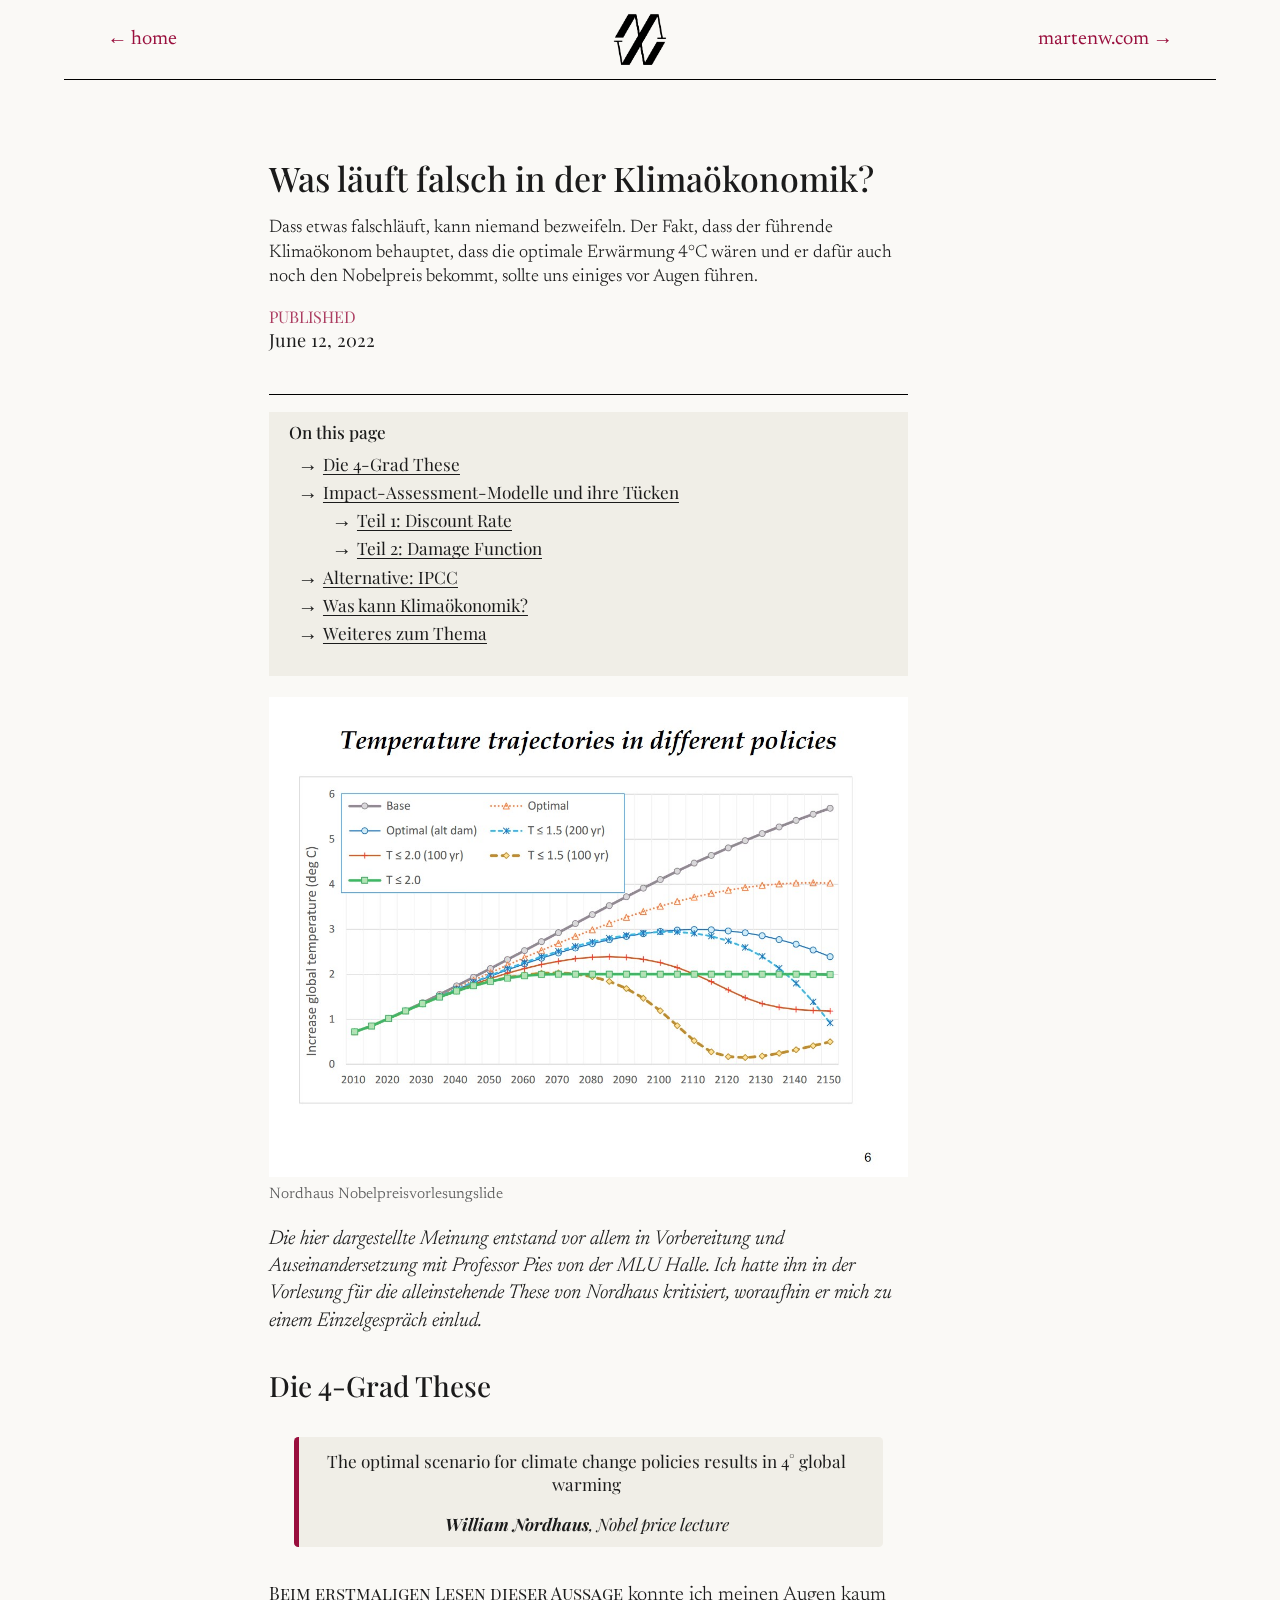
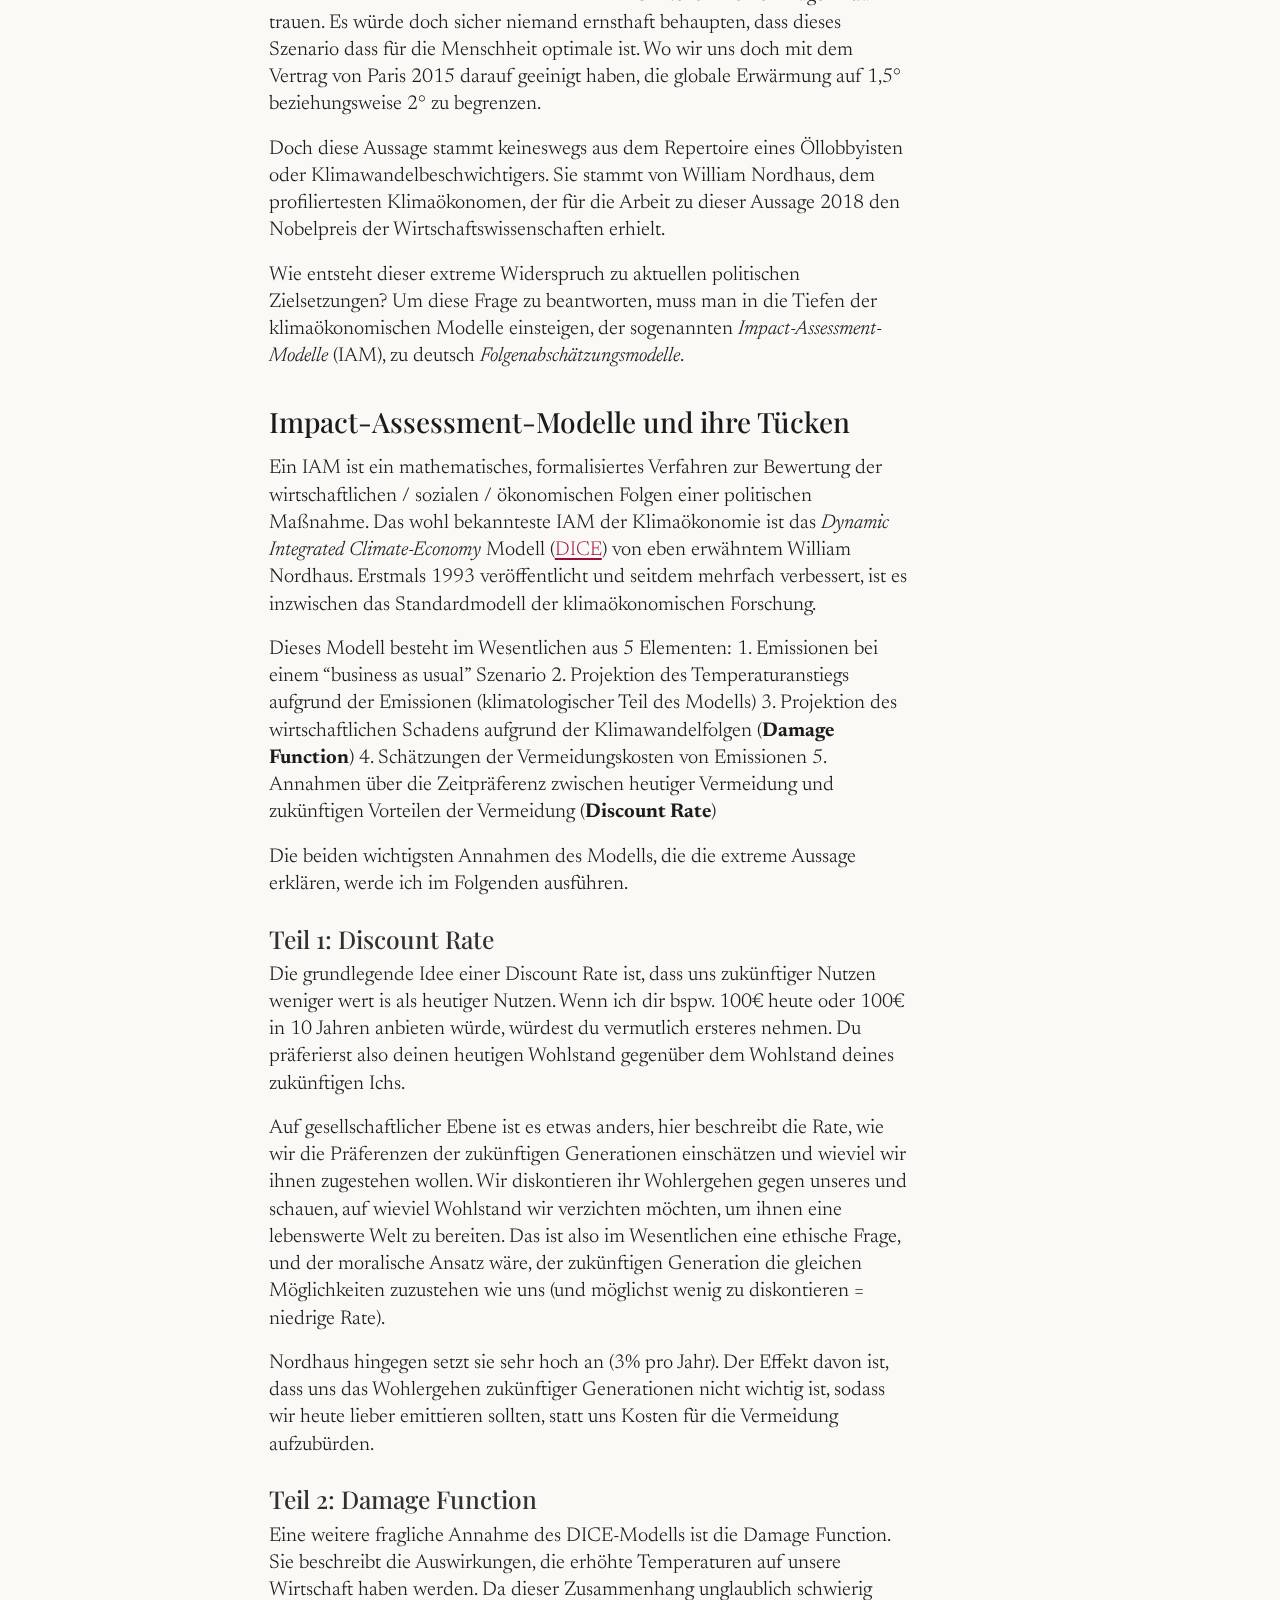
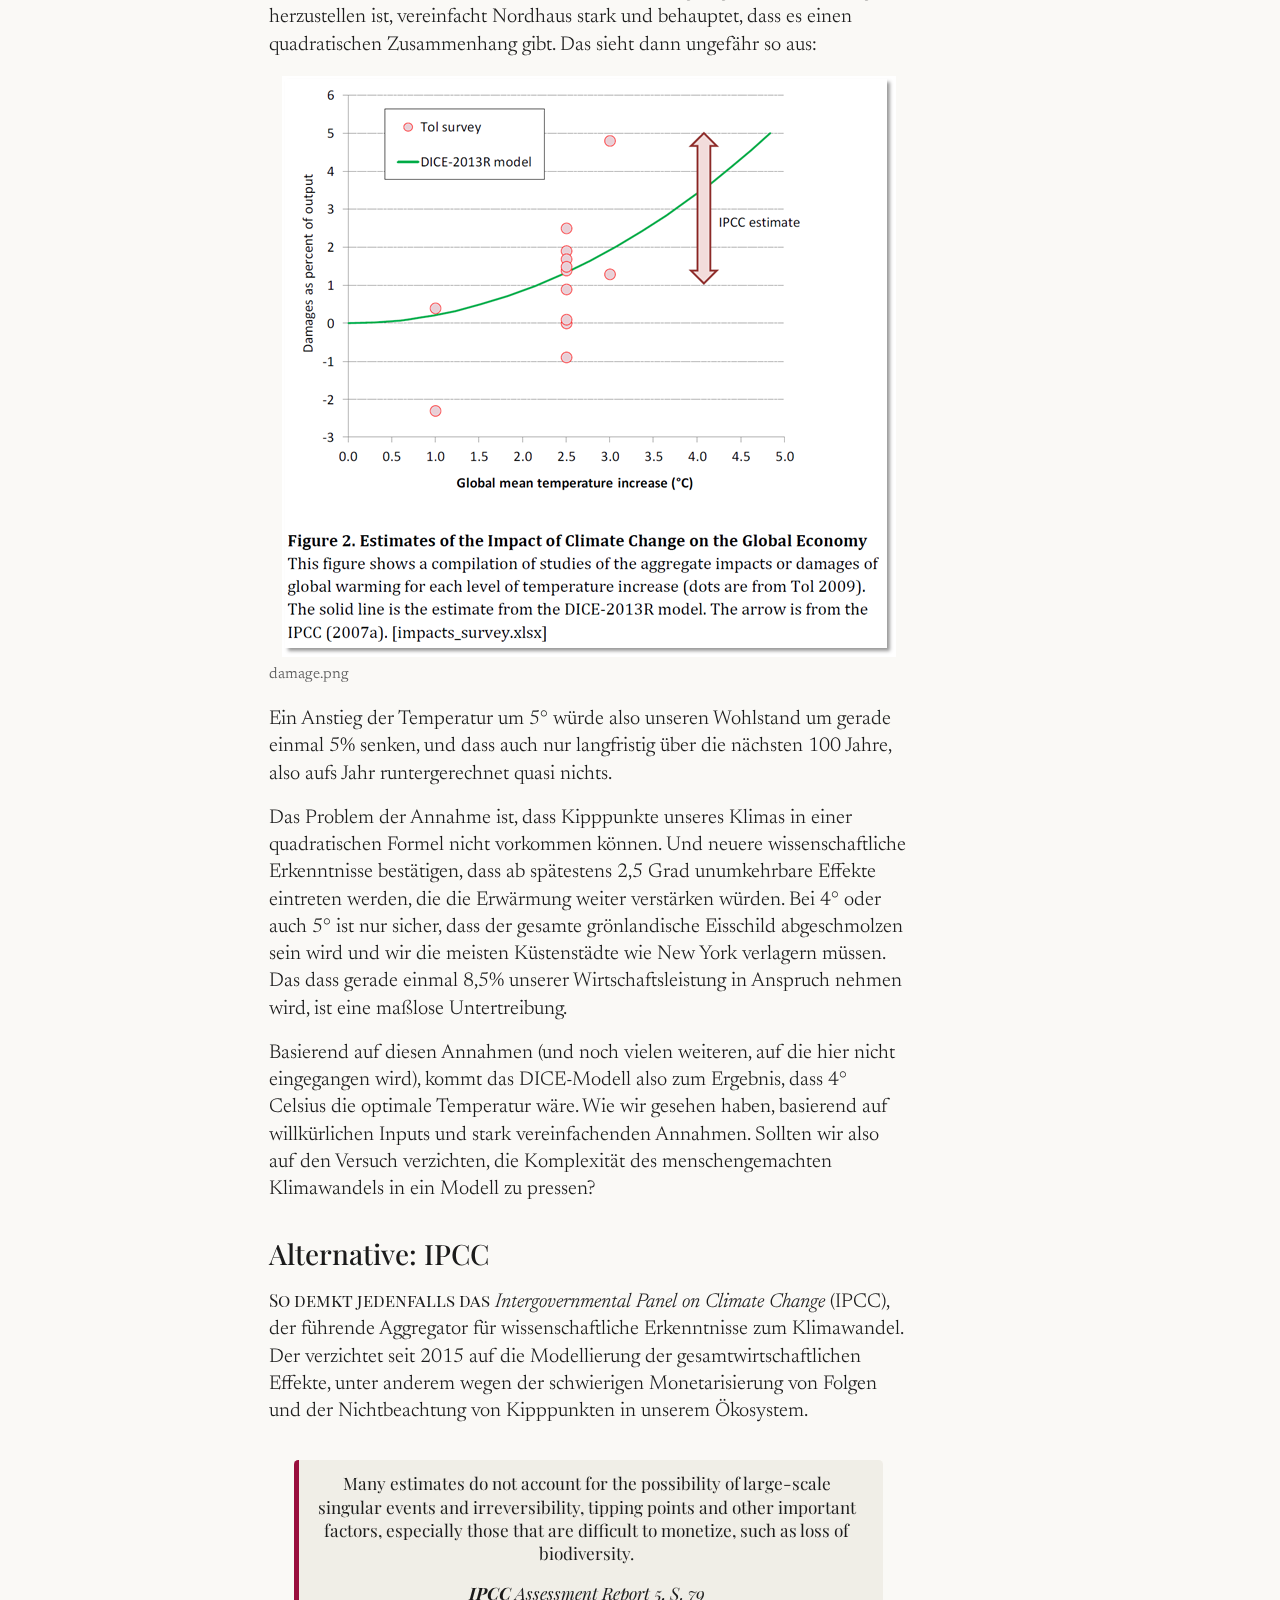
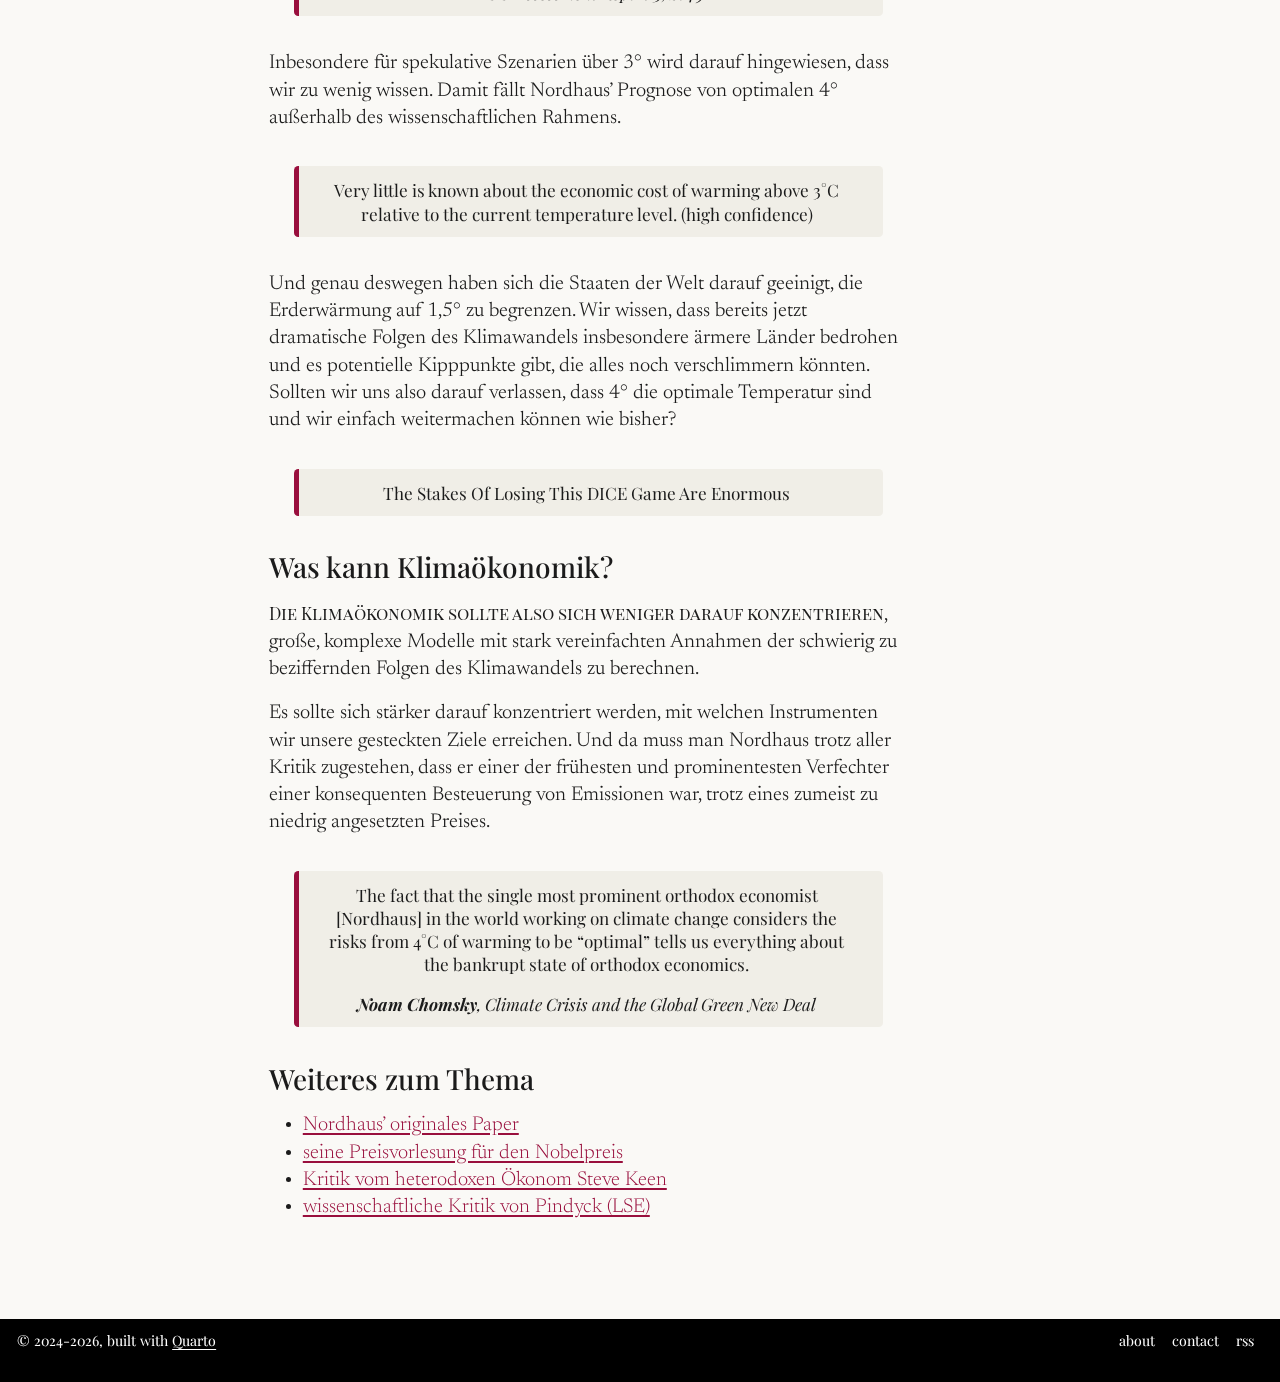
<file: texts/klimaoekonomik/index.html>
<!DOCTYPE html>
<html xmlns="http://www.w3.org/1999/xhtml" lang="en" xml:lang="en"><head>

<meta charset="utf-8">
<meta name="generator" content="quarto-1.9.37">

<meta name="viewport" content="width=device-width, initial-scale=1.0, user-scalable=yes">

<meta name="dcterms.date" content="2022-06-12">
<meta name="description" content="Dass etwas falschläuft, kann niemand bezweifeln. Der Fakt, dass der führende Klimaökonom behauptet, dass die optimale Erwärmung 4°C wären und er dafür auch noch den Nobelpreis bekommt, sollte uns einiges vor Augen führen.">

<title>Was läuft falsch in der Klimaökonomik?</title>
<style>
/* Default styles provided by pandoc.
** See https://pandoc.org/MANUAL.html#variables-for-html for config info.
*/
code{white-space: pre-wrap;}
span.smallcaps{font-variant: small-caps;}
div.columns{display: flex; gap: min(4vw, 1.5em);}
div.column{flex: auto; overflow-x: auto;}
div.hanging-indent{margin-left: 1.5em; text-indent: -1.5em;}
ul.task-list{list-style: none;}
ul.task-list li input[type="checkbox"] {
  width: 0.8em;
  margin: 0 0.8em 0.2em -1em; /* quarto-specific, see https://github.com/quarto-dev/quarto-cli/issues/4556 */ 
  vertical-align: middle;
}
</style>


<script src="../../site_libs/quarto-nav/quarto-nav.js"></script>
<script src="../../site_libs/quarto-nav/headroom.min.js"></script>
<link href="../../images/favicon.ico" rel="icon">
<script src="../../site_libs/clipboard/clipboard.min.js"></script>
<script src="../../site_libs/quarto-html/quarto.js" type="module"></script>
<script src="../../site_libs/quarto-html/tabsets/tabsets.js" type="module"></script>
<script src="../../site_libs/quarto-html/popper.min.js"></script>
<script src="../../site_libs/quarto-html/tippy.umd.min.js"></script>
<script src="../../site_libs/quarto-html/anchor.min.js"></script>
<link href="../../site_libs/quarto-html/tippy.css" rel="stylesheet">
<link href="../../site_libs/quarto-html/quarto-syntax-highlighting-bdf67b448a403dde36248dfdc89c95ef.css" rel="stylesheet" id="quarto-text-highlighting-styles">
<script src="../../site_libs/bootstrap/bootstrap.min.js"></script>
<link href="../../site_libs/bootstrap/bootstrap-icons.css" rel="stylesheet">
<link href="../../site_libs/bootstrap/bootstrap-cde2123df7a88b7c854c6ec48b5343a6.min.css" rel="stylesheet" append-hash="true" id="quarto-bootstrap" data-mode="light">
<script id="quarto-search-options" type="application/json">{
  "language": {
    "search-no-results-text": "No results",
    "search-matching-documents-text": "matching documents",
    "search-copy-link-title": "Copy link to search",
    "search-hide-matches-text": "Hide additional matches",
    "search-more-match-text": "more match in this document",
    "search-more-matches-text": "more matches in this document",
    "search-clear-button-title": "Clear",
    "search-text-placeholder": "",
    "search-detached-cancel-button-title": "Cancel",
    "search-submit-button-title": "Submit",
    "search-label": "Search"
  }
}</script>


<meta property="og:title" content="Was läuft falsch in der Klimaökonomik?">
<meta property="og:description" content="Dass etwas falschläuft, kann niemand bezweifeln. Der Fakt, dass der führende Klimaökonom behauptet, dass die optimale Erwärmung 4°C wären und er dafür auch noch den Nobelpreis bekommt, sollte uns einiges vor Augen führen.">
<meta property="og:image" content="https://mdwm.org/texts/klimaoekonomik/featured.jpg">
<meta property="og:site_name" content="mdwm">
</head>

<body class="nav-fixed quarto-light">

<div id="quarto-search-results"></div>
  <header id="quarto-header" class="headroom fixed-top">
    <nav class="navbar navbar-expand-lg " data-bs-theme="dark">
      <div class="navbar-container container-fluid">
      <div class="navbar-brand-container mx-auto">
    <a href="../../index.html" class="navbar-brand navbar-brand-logo">
    <img src="../../images/logo.webp" alt="marten's blog" class="navbar-logo light-content">
    <img src="../../images/logo.webp" alt="marten's blog" class="navbar-logo dark-content">
    </a>
  </div>
          <button class="navbar-toggler" type="button" data-bs-toggle="collapse" data-bs-target="#navbarCollapse" aria-controls="navbarCollapse" role="menu" aria-expanded="false" aria-label="Toggle navigation" onclick="if (window.quartoToggleHeadroom) { window.quartoToggleHeadroom(); }">
  <span class="navbar-toggler-icon"></span>
</button>
          <div class="collapse navbar-collapse" id="navbarCollapse">
            <ul class="navbar-nav navbar-nav-scroll me-auto">
  <li class="nav-item">
    <a class="nav-link" href="../.././"> 
<span class="menu-text">← home</span></a>
  </li>  
</ul>
            <ul class="navbar-nav navbar-nav-scroll ms-auto">
  <li class="nav-item">
    <a class="nav-link" href="https://martenw.com"> 
<span class="menu-text">martenw.com →</span></a>
  </li>  
</ul>
          </div> <!-- /navcollapse -->
            <div class="quarto-navbar-tools">
</div>
      </div> <!-- /container-fluid -->
    </nav>
</header>
<!-- content -->
<div id="quarto-content" class="quarto-container page-columns page-rows-contents page-layout-article page-navbar">
<!-- sidebar -->
<!-- margin-sidebar -->
    <div id="quarto-margin-sidebar" class="sidebar margin-sidebar zindex-bottom">
    </div>
<!-- main -->
<main class="content" id="quarto-document-content">

<header id="title-block-header" class="quarto-title-block default">
<div class="quarto-title">
<h1 class="title">Was läuft falsch in der Klimaökonomik?</h1>
</div>

<div>
  <div class="description">
    <p>Dass etwas falschläuft, kann niemand bezweifeln. Der Fakt, dass der führende Klimaökonom behauptet, dass die optimale Erwärmung 4°C wären und er dafür auch noch den Nobelpreis bekommt, sollte uns einiges vor Augen führen.</p>
  </div>
</div>


<div class="quarto-title-meta">

    
    <div>
    <div class="quarto-title-meta-heading">Published</div>
    <div class="quarto-title-meta-contents">
      <p class="date">June 12, 2022</p>
    </div>
  </div>
  
    
  </div>
  


</header>

<nav id="TOC" role="doc-toc">
    <h2 id="toc-title">On this page</h2>
   
  <ul>
  <li><a href="#die-4-grad-these" id="toc-die-4-grad-these">Die 4-Grad These</a></li>
  <li><a href="#impact-assessment-modelle-und-ihre-tücken" id="toc-impact-assessment-modelle-und-ihre-tücken">Impact-Assessment-Modelle und ihre Tücken</a>
  <ul>
  <li><a href="#teil-1-discount-rate" id="toc-teil-1-discount-rate">Teil 1: Discount Rate</a></li>
  <li><a href="#teil-2-damage-function" id="toc-teil-2-damage-function">Teil 2: Damage Function</a></li>
  </ul></li>
  <li><a href="#alternative-ipcc" id="toc-alternative-ipcc">Alternative: IPCC</a></li>
  <li><a href="#was-kann-klimaökonomik" id="toc-was-kann-klimaökonomik">Was kann Klimaökonomik?</a></li>
  <li><a href="#weiteres-zum-thema" id="toc-weiteres-zum-thema">Weiteres zum Thema</a></li>
  </ul>
</nav>
<div class="quarto-figure quarto-figure-center">
<figure class="figure">
<p><img src="featured.jpg" class="img-fluid figure-img"></p>
<figcaption>Nordhaus Nobelpreisvorlesungslide</figcaption>
</figure>
</div>
<p><em>Die hier dargestellte Meinung entstand vor allem in Vorbereitung und Auseinandersetzung mit Professor Pies von der MLU Halle. Ich hatte ihn in der Vorlesung für die alleinstehende These von Nordhaus kritisiert, woraufhin er mich zu einem Einzelgespräch einlud.</em></p>
<section id="die-4-grad-these" class="level2">
<h2 class="anchored" data-anchor-id="die-4-grad-these">Die 4-Grad These</h2>
<blockquote class="blockquote">
<p>The optimal scenario for climate change policies results in 4° global warming</p>
<p><em><strong>William Nordhaus</strong>, Nobel price lecture</em></p>
</blockquote>
<p><strong><em>Beim erstmaligen Lesen dieser Aussage</em></strong> konnte ich meinen Augen kaum trauen. Es würde doch sicher niemand ernsthaft behaupten, dass dieses Szenario dass für die Menschheit optimale ist. Wo wir uns doch mit dem Vertrag von Paris 2015 darauf geeinigt haben, die globale Erwärmung auf 1,5° beziehungsweise 2° zu begrenzen.</p>
<p>Doch diese Aussage stammt keineswegs aus dem Repertoire eines Öllobbyisten oder Klimawandelbeschwichtigers. Sie stammt von William Nordhaus, dem profiliertesten Klimaökonomen, der für die Arbeit zu dieser Aussage 2018 den Nobelpreis der Wirtschaftswissenschaften erhielt.</p>
<p>Wie entsteht dieser extreme Widerspruch zu aktuellen politischen Zielsetzungen? Um diese Frage zu beantworten, muss man in die Tiefen der klimaökonomischen Modelle einsteigen, der sogenannten <em>Impact-Assessment-Modelle</em> (IAM), zu deutsch <em>Folgenabschätzungsmodelle</em>.</p>
</section>
<section id="impact-assessment-modelle-und-ihre-tücken" class="level2">
<h2 class="anchored" data-anchor-id="impact-assessment-modelle-und-ihre-tücken">Impact-Assessment-Modelle und ihre Tücken</h2>
<p>Ein IAM ist ein mathematisches, formalisiertes Verfahren zur Bewertung der wirtschaftlichen / sozialen / ökonomischen Folgen einer politischen Maßnahme. Das wohl bekannteste IAM der Klimaökonomie ist das <em>Dynamic Integrated Climate-Economy</em> Modell (<a href="https://en.wikipedia.org/wiki/DICE_model">DICE</a>) von eben erwähntem William Nordhaus. Erstmals 1993 veröffentlicht und seitdem mehrfach verbessert, ist es inzwischen das Standardmodell der klimaökonomischen Forschung.</p>
<p>Dieses Modell besteht im Wesentlichen aus 5 Elementen: 1. Emissionen bei einem “business as usual” Szenario 2. Projektion des Temperaturanstiegs aufgrund der Emissionen (klimatologischer Teil des Modells) 3. Projektion des wirtschaftlichen Schadens aufgrund der Klimawandelfolgen (<strong>Damage Function</strong>) 4. Schätzungen der Vermeidungskosten von Emissionen 5. Annahmen über die Zeitpräferenz zwischen heutiger Vermeidung und zukünftigen Vorteilen der Vermeidung (<strong>Discount Rate</strong>)</p>
<p>Die beiden wichtigsten Annahmen des Modells, die die extreme Aussage erklären, werde ich im Folgenden ausführen.</p>
<section id="teil-1-discount-rate" class="level3">
<h3 class="anchored" data-anchor-id="teil-1-discount-rate">Teil 1: Discount Rate</h3>
<p>Die grundlegende Idee einer Discount Rate ist, dass uns zukünftiger Nutzen weniger wert is als heutiger Nutzen. Wenn ich dir bspw. 100€ heute oder 100€ in 10 Jahren anbieten würde, würdest du vermutlich ersteres nehmen. Du präferierst also deinen heutigen Wohlstand gegenüber dem Wohlstand deines zukünftigen Ichs.</p>
<p>Auf gesellschaftlicher Ebene ist es etwas anders, hier beschreibt die Rate, wie wir die Präferenzen der zukünftigen Generationen einschätzen und wieviel wir ihnen zugestehen wollen. Wir diskontieren ihr Wohlergehen gegen unseres und schauen, auf wieviel Wohlstand wir verzichten möchten, um ihnen eine lebenswerte Welt zu bereiten. Das ist also im Wesentlichen eine ethische Frage, und der moralische Ansatz wäre, der zukünftigen Generation die gleichen Möglichkeiten zuzustehen wie uns (und möglichst wenig zu diskontieren = niedrige Rate).</p>
<p>Nordhaus hingegen setzt sie sehr hoch an (3% pro Jahr). Der Effekt davon ist, dass uns das Wohlergehen zukünftiger Generationen nicht wichtig ist, sodass wir heute lieber emittieren sollten, statt uns Kosten für die Vermeidung aufzubürden.</p>
</section>
<section id="teil-2-damage-function" class="level3">
<h3 class="anchored" data-anchor-id="teil-2-damage-function">Teil 2: Damage Function</h3>
<p>Eine weitere fragliche Annahme des DICE-Modells ist die Damage Function. Sie beschreibt die Auswirkungen, die erhöhte Temperaturen auf unsere Wirtschaft haben werden. Da dieser Zusammenhang unglaublich schwierig herzustellen ist, vereinfacht Nordhaus stark und behauptet, dass es einen quadratischen Zusammenhang gibt. Das sieht dann ungefähr so aus:</p>
<div class="quarto-figure quarto-figure-center">
<figure class="figure">
<p><img src="damage.png" class="img-fluid figure-img"></p>
<figcaption>damage.png</figcaption>
</figure>
</div>
<p>Ein Anstieg der Temperatur um 5° würde also unseren Wohlstand um gerade einmal 5% senken, und dass auch nur langfristig über die nächsten 100 Jahre, also aufs Jahr runtergerechnet quasi nichts.</p>
<p>Das Problem der Annahme ist, dass Kipppunkte unseres Klimas in einer quadratischen Formel nicht vorkommen können. Und neuere wissenschaftliche Erkenntnisse bestätigen, dass ab spätestens 2,5 Grad unumkehrbare Effekte eintreten werden, die die Erwärmung weiter verstärken würden. Bei 4° oder auch 5° ist nur sicher, dass der gesamte grönlandische Eisschild abgeschmolzen sein wird und wir die meisten Küstenstädte wie New York verlagern müssen. Das dass gerade einmal 8,5% unserer Wirtschaftsleistung in Anspruch nehmen wird, ist eine maßlose Untertreibung.</p>
<p>Basierend auf diesen Annahmen (und noch vielen weiteren, auf die hier nicht eingegangen wird), kommt das DICE-Modell also zum Ergebnis, dass 4° Celsius die optimale Temperatur wäre. Wie wir gesehen haben, basierend auf willkürlichen Inputs und stark vereinfachenden Annahmen. Sollten wir also auf den Versuch verzichten, die Komplexität des menschengemachten Klimawandels in ein Modell zu pressen?</p>
</section>
</section>
<section id="alternative-ipcc" class="level2">
<h2 class="anchored" data-anchor-id="alternative-ipcc">Alternative: IPCC</h2>
<p><strong><em>So demkt jedenfalls das</em></strong> <em>Intergovernmental Panel on Climate Change</em> (IPCC), der führende Aggregator für wissenschaftliche Erkenntnisse zum Klimawandel. Der verzichtet seit 2015 auf die Modellierung der gesamtwirtschaftlichen Effekte, unter anderem wegen der schwierigen Monetarisierung von Folgen und der Nichtbeachtung von Kipppunkten in unserem Ökosystem.</p>
<blockquote class="blockquote">
<p>Many estimates do not account for the possibility of large-scale singular events and irreversibility, tipping points and other important factors, especially those that are difficult to monetize, such as loss of biodiversity.</p>
<p><em><strong>IPCC</strong> Assessment Report 5, S. 79</em></p>
</blockquote>
<p>Inbesondere für spekulative Szenarien über 3° wird darauf hingewiesen, dass wir zu wenig wissen. Damit fällt Nordhaus’ Prognose von optimalen 4° außerhalb des wissenschaftlichen Rahmens.</p>
<blockquote class="blockquote">
<p>Very little is known about the economic cost of warming above 3°C relative to the current temperature level. (high confidence)</p>
</blockquote>
<p>Und genau deswegen haben sich die Staaten der Welt darauf geeinigt, die Erderwärmung auf 1,5° zu begrenzen. Wir wissen, dass bereits jetzt dramatische Folgen des Klimawandels insbesondere ärmere Länder bedrohen und es potentielle Kipppunkte gibt, die alles noch verschlimmern könnten. Sollten wir uns also darauf verlassen, dass 4° die optimale Temperatur sind und wir einfach weitermachen können wie bisher?</p>
<blockquote class="blockquote">
<p>The Stakes Of Losing This DICE Game Are Enormous</p>
</blockquote>
</section>
<section id="was-kann-klimaökonomik" class="level2">
<h2 class="anchored" data-anchor-id="was-kann-klimaökonomik">Was kann Klimaökonomik?</h2>
<p><strong><em>Die Klimaökonomik sollte also sich weniger darauf konzentrieren</em></strong>, große, komplexe Modelle mit stark vereinfachten Annahmen der schwierig zu beziffernden Folgen des Klimawandels zu berechnen.</p>
<p>Es sollte sich stärker darauf konzentriert werden, mit welchen Instrumenten wir unsere gesteckten Ziele erreichen. Und da muss man Nordhaus trotz aller Kritik zugestehen, dass er einer der frühesten und prominentesten Verfechter einer konsequenten Besteuerung von Emissionen war, trotz eines zumeist zu niedrig angesetzten Preises.</p>
<blockquote class="blockquote">
<p>The fact that the single most prominent orthodox economist [Nordhaus] in the world working on climate change considers the risks from 4°C of warming to be “optimal” tells us everything about the bankrupt state of orthodox economics.</p>
<p><em><strong>Noam Chomsky</strong>, Climate Crisis and the Global Green New Deal</em></p>
</blockquote>
</section>
<section id="weiteres-zum-thema" class="level2">
<h2 class="anchored" data-anchor-id="weiteres-zum-thema">Weiteres zum Thema</h2>
<ul>
<li><a href="https://www.jstor.org/stable/2880417">Nordhaus’ originales Paper</a></li>
<li><a href="https://www.youtube.com/watch?v=h1RkSuAs03Q">seine Preisvorlesung für den Nobelpreis</a></li>
<li><a href="https://evonomics.com/steve-keen-nordhaus-climate-change-economics/">Kritik vom heterodoxen Ökonom Steve Keen</a></li>
<li><a href="https://pubs.aeaweb.org/doi/10.1257/jel.51.3.860">wissenschaftliche Kritik von Pindyck (LSE)</a></li>
</ul>


</section>

</main> <!-- /main -->
<script id="quarto-html-after-body" type="application/javascript">
  window.document.addEventListener("DOMContentLoaded", function (event) {
    const icon = "";
    const anchorJS = new window.AnchorJS();
    anchorJS.options = {
      placement: 'right',
      icon: icon
    };
    anchorJS.add('.anchored');
    const isCodeAnnotation = (el) => {
      for (const clz of el.classList) {
        if (clz.startsWith('code-annotation-')) {                     
          return true;
        }
      }
      return false;
    }
    const onCopySuccess = function(e) {
      // button target
      const button = e.trigger;
      // don't keep focus
      button.blur();
      // flash "checked"
      button.classList.add('code-copy-button-checked');
      var currentTitle = button.getAttribute("title");
      button.setAttribute("title", "Copied!");
      let tooltip;
      if (window.bootstrap) {
        button.setAttribute("data-bs-toggle", "tooltip");
        button.setAttribute("data-bs-placement", "left");
        button.setAttribute("data-bs-title", "Copied!");
        tooltip = new bootstrap.Tooltip(button, 
          { trigger: "manual", 
            customClass: "code-copy-button-tooltip",
            offset: [0, -8]});
        tooltip.show();    
      }
      setTimeout(function() {
        if (tooltip) {
          tooltip.hide();
          button.removeAttribute("data-bs-title");
          button.removeAttribute("data-bs-toggle");
          button.removeAttribute("data-bs-placement");
        }
        button.setAttribute("title", currentTitle);
        button.classList.remove('code-copy-button-checked');
      }, 1000);
      // clear code selection
      e.clearSelection();
    }
    const getTextToCopy = function(trigger) {
      const outerScaffold = trigger.parentElement.cloneNode(true);
      const codeEl = outerScaffold.querySelector('code');
      for (const childEl of codeEl.children) {
        if (isCodeAnnotation(childEl)) {
          childEl.remove();
        }
      }
      return codeEl.innerText;
    }
    const clipboard = new window.ClipboardJS('.code-copy-button:not([data-in-quarto-modal])', {
      text: getTextToCopy
    });
    clipboard.on('success', onCopySuccess);
    if (window.document.getElementById('quarto-embedded-source-code-modal')) {
      const clipboardModal = new window.ClipboardJS('.code-copy-button[data-in-quarto-modal]', {
        text: getTextToCopy,
        container: window.document.getElementById('quarto-embedded-source-code-modal')
      });
      clipboardModal.on('success', onCopySuccess);
    }
      var localhostRegex = new RegExp(/^(?:http|https):\/\/localhost\:?[0-9]*\//);
      var mailtoRegex = new RegExp(/^mailto:/);
        var filterRegex = new RegExp("https:\/\/mdwm\.org\/");
      var isInternal = (href) => {
          return filterRegex.test(href) || localhostRegex.test(href) || mailtoRegex.test(href);
      }
      // Inspect non-navigation links and adorn them if external
     var links = window.document.querySelectorAll('a[href]:not(.nav-link):not(.navbar-brand):not(.toc-action):not(.sidebar-link):not(.sidebar-item-toggle):not(.pagination-link):not(.no-external):not([aria-hidden]):not(.dropdown-item):not(.quarto-navigation-tool):not(.about-link)');
      for (var i=0; i<links.length; i++) {
        const link = links[i];
        if (!isInternal(link.href)) {
          // undo the damage that might have been done by quarto-nav.js in the case of
          // links that we want to consider external
          if (link.dataset.originalHref !== undefined) {
            link.href = link.dataset.originalHref;
          }
            // target, if specified
            link.setAttribute("target", "_blank");
            if (link.getAttribute("rel") === null) {
              link.setAttribute("rel", "noopener");
            }
        }
      }
    function tippyHover(el, contentFn, onTriggerFn, onUntriggerFn) {
      const config = {
        allowHTML: true,
        maxWidth: 500,
        delay: 100,
        arrow: false,
        appendTo: function(el) {
            return el.parentElement;
        },
        interactive: true,
        interactiveBorder: 10,
        theme: 'quarto',
        placement: 'bottom-start',
      };
      if (contentFn) {
        config.content = contentFn;
      }
      if (onTriggerFn) {
        config.onTrigger = onTriggerFn;
      }
      if (onUntriggerFn) {
        config.onUntrigger = onUntriggerFn;
      }
      window.tippy(el, config); 
    }
    const noterefs = window.document.querySelectorAll('a[role="doc-noteref"]');
    for (var i=0; i<noterefs.length; i++) {
      const ref = noterefs[i];
      tippyHover(ref, function() {
        // use id or data attribute instead here
        let href = ref.getAttribute('data-footnote-href') || ref.getAttribute('href');
        try { href = new URL(href).hash; } catch {}
        const id = href.replace(/^#\/?/, "");
        const note = window.document.getElementById(id);
        if (note) {
          return note.innerHTML;
        } else {
          return "";
        }
      });
    }
    const xrefs = window.document.querySelectorAll('a.quarto-xref');
    const processXRef = (id, note) => {
      // Strip column container classes
      const stripColumnClz = (el) => {
        el.classList.remove("page-full", "page-columns");
        if (el.children) {
          for (const child of el.children) {
            stripColumnClz(child);
          }
        }
      }
      stripColumnClz(note)
      if (id === null || id.startsWith('sec-')) {
        // Special case sections, only their first couple elements
        const container = document.createElement("div");
        if (note.children && note.children.length > 2) {
          container.appendChild(note.children[0].cloneNode(true));
          for (let i = 1; i < note.children.length; i++) {
            const child = note.children[i];
            if (child.tagName === "P" && child.innerText === "") {
              continue;
            } else {
              container.appendChild(child.cloneNode(true));
              break;
            }
          }
          if (window.Quarto?.typesetMath) {
            window.Quarto.typesetMath(container);
          }
          return container.innerHTML
        } else {
          if (window.Quarto?.typesetMath) {
            window.Quarto.typesetMath(note);
          }
          return note.innerHTML;
        }
      } else {
        // Remove any anchor links if they are present
        const anchorLink = note.querySelector('a.anchorjs-link');
        if (anchorLink) {
          anchorLink.remove();
        }
        if (window.Quarto?.typesetMath) {
          window.Quarto.typesetMath(note);
        }
        if (note.classList.contains("callout")) {
          return note.outerHTML;
        } else {
          return note.innerHTML;
        }
      }
    }
    for (var i=0; i<xrefs.length; i++) {
      const xref = xrefs[i];
      tippyHover(xref, undefined, function(instance) {
        instance.disable();
        let url = xref.getAttribute('href');
        let hash = undefined; 
        if (url.startsWith('#')) {
          hash = url;
        } else {
          try { hash = new URL(url).hash; } catch {}
        }
        if (hash) {
          const id = hash.replace(/^#\/?/, "");
          const note = window.document.getElementById(id);
          if (note !== null) {
            try {
              const html = processXRef(id, note.cloneNode(true));
              instance.setContent(html);
            } finally {
              instance.enable();
              instance.show();
            }
          } else {
            // See if we can fetch this
            fetch(url.split('#')[0])
            .then(res => res.text())
            .then(html => {
              const parser = new DOMParser();
              const htmlDoc = parser.parseFromString(html, "text/html");
              const note = htmlDoc.getElementById(id);
              if (note !== null) {
                const html = processXRef(id, note);
                instance.setContent(html);
              } 
            }).finally(() => {
              instance.enable();
              instance.show();
            });
          }
        } else {
          // See if we can fetch a full url (with no hash to target)
          // This is a special case and we should probably do some content thinning / targeting
          fetch(url)
          .then(res => res.text())
          .then(html => {
            const parser = new DOMParser();
            const htmlDoc = parser.parseFromString(html, "text/html");
            const note = htmlDoc.querySelector('main.content');
            if (note !== null) {
              // This should only happen for chapter cross references
              // (since there is no id in the URL)
              // remove the first header
              if (note.children.length > 0 && note.children[0].tagName === "HEADER") {
                note.children[0].remove();
              }
              const html = processXRef(null, note);
              instance.setContent(html);
            } 
          }).finally(() => {
            instance.enable();
            instance.show();
          });
        }
      }, function(instance) {
      });
    }
        let selectedAnnoteEl;
        const selectorForAnnotation = ( cell, annotation) => {
          let cellAttr = 'data-code-cell="' + cell + '"';
          let lineAttr = 'data-code-annotation="' +  annotation + '"';
          const selector = 'span[' + cellAttr + '][' + lineAttr + ']';
          return selector;
        }
        const selectCodeLines = (annoteEl) => {
          const doc = window.document;
          const targetCell = annoteEl.getAttribute("data-target-cell");
          const targetAnnotation = annoteEl.getAttribute("data-target-annotation");
          const annoteSpan = window.document.querySelector(selectorForAnnotation(targetCell, targetAnnotation));
          const lines = annoteSpan.getAttribute("data-code-lines").split(",");
          const lineIds = lines.map((line) => {
            return targetCell + "-" + line;
          })
          let top = null;
          let height = null;
          let parent = null;
          if (lineIds.length > 0) {
              //compute the position of the single el (top and bottom and make a div)
              const el = window.document.getElementById(lineIds[0]);
              top = el.offsetTop;
              height = el.offsetHeight;
              parent = el.parentElement.parentElement;
            if (lineIds.length > 1) {
              const lastEl = window.document.getElementById(lineIds[lineIds.length - 1]);
              const bottom = lastEl.offsetTop + lastEl.offsetHeight;
              height = bottom - top;
            }
            if (top !== null && height !== null && parent !== null) {
              // cook up a div (if necessary) and position it 
              let div = window.document.getElementById("code-annotation-line-highlight");
              if (div === null) {
                div = window.document.createElement("div");
                div.setAttribute("id", "code-annotation-line-highlight");
                div.style.position = 'absolute';
                parent.appendChild(div);
              }
              div.style.top = top - 2 + "px";
              div.style.height = height + 4 + "px";
              div.style.left = 0;
              let gutterDiv = window.document.getElementById("code-annotation-line-highlight-gutter");
              if (gutterDiv === null) {
                gutterDiv = window.document.createElement("div");
                gutterDiv.setAttribute("id", "code-annotation-line-highlight-gutter");
                gutterDiv.style.position = 'absolute';
                const codeCell = window.document.getElementById(targetCell);
                const gutter = codeCell.querySelector('.code-annotation-gutter');
                gutter.appendChild(gutterDiv);
              }
              gutterDiv.style.top = top - 2 + "px";
              gutterDiv.style.height = height + 4 + "px";
            }
            selectedAnnoteEl = annoteEl;
          }
        };
        const unselectCodeLines = () => {
          const elementsIds = ["code-annotation-line-highlight", "code-annotation-line-highlight-gutter"];
          elementsIds.forEach((elId) => {
            const div = window.document.getElementById(elId);
            if (div) {
              div.remove();
            }
          });
          selectedAnnoteEl = undefined;
        };
          // Handle positioning of the toggle
      window.addEventListener(
        "resize",
        throttle(() => {
          elRect = undefined;
          if (selectedAnnoteEl) {
            selectCodeLines(selectedAnnoteEl);
          }
        }, 10)
      );
      function throttle(fn, ms) {
      let throttle = false;
      let timer;
        return (...args) => {
          if(!throttle) { // first call gets through
              fn.apply(this, args);
              throttle = true;
          } else { // all the others get throttled
              if(timer) clearTimeout(timer); // cancel #2
              timer = setTimeout(() => {
                fn.apply(this, args);
                timer = throttle = false;
              }, ms);
          }
        };
      }
        // Attach click handler to the DT
        const annoteDls = window.document.querySelectorAll('dt[data-target-cell]');
        for (const annoteDlNode of annoteDls) {
          annoteDlNode.addEventListener('click', (event) => {
            const clickedEl = event.target;
            if (clickedEl !== selectedAnnoteEl) {
              unselectCodeLines();
              const activeEl = window.document.querySelector('dt[data-target-cell].code-annotation-active');
              if (activeEl) {
                activeEl.classList.remove('code-annotation-active');
              }
              selectCodeLines(clickedEl);
              clickedEl.classList.add('code-annotation-active');
            } else {
              // Unselect the line
              unselectCodeLines();
              clickedEl.classList.remove('code-annotation-active');
            }
          });
        }
    const findCites = (el) => {
      const parentEl = el.parentElement;
      if (parentEl) {
        const cites = parentEl.dataset.cites;
        if (cites) {
          return {
            el,
            cites: cites.split(' ')
          };
        } else {
          return findCites(el.parentElement)
        }
      } else {
        return undefined;
      }
    };
    var bibliorefs = window.document.querySelectorAll('a[role="doc-biblioref"]');
    for (var i=0; i<bibliorefs.length; i++) {
      const ref = bibliorefs[i];
      const citeInfo = findCites(ref);
      if (citeInfo) {
        tippyHover(citeInfo.el, function() {
          var popup = window.document.createElement('div');
          citeInfo.cites.forEach(function(cite) {
            var citeDiv = window.document.createElement('div');
            citeDiv.classList.add('hanging-indent');
            citeDiv.classList.add('csl-entry');
            var biblioDiv = window.document.getElementById('ref-' + cite);
            if (biblioDiv) {
              citeDiv.innerHTML = biblioDiv.innerHTML;
            }
            popup.appendChild(citeDiv);
          });
          return popup.innerHTML;
        });
      }
    }
  });
  </script>
</div> <!-- /content -->
<footer class="footer">
  <div class="nav-footer">
    <div class="nav-footer-left">
<p>© 2024-2026, built with <a href="https://quarto.org" target="_blank">Quarto</a></p>
</div>   
    <div class="nav-footer-center">
      &nbsp;
    </div>
    <div class="nav-footer-right">
      <ul class="footer-items list-unstyled">
    <li class="nav-item">
    <a class="nav-link" href="../../about.html">
<p>about</p>
</a>
  </li>  
    <li class="nav-item">
    <a class="nav-link" href="mailto:hi@mdwm.org">
<p>contact</p>
</a>
  </li>  
    <li class="nav-item">
    <a class="nav-link" href="../../texts/index.xml">
<p>rss</p>
</a>
  </li>  
</ul>
    </div>
  </div>
</footer>




</body></html>
</file>
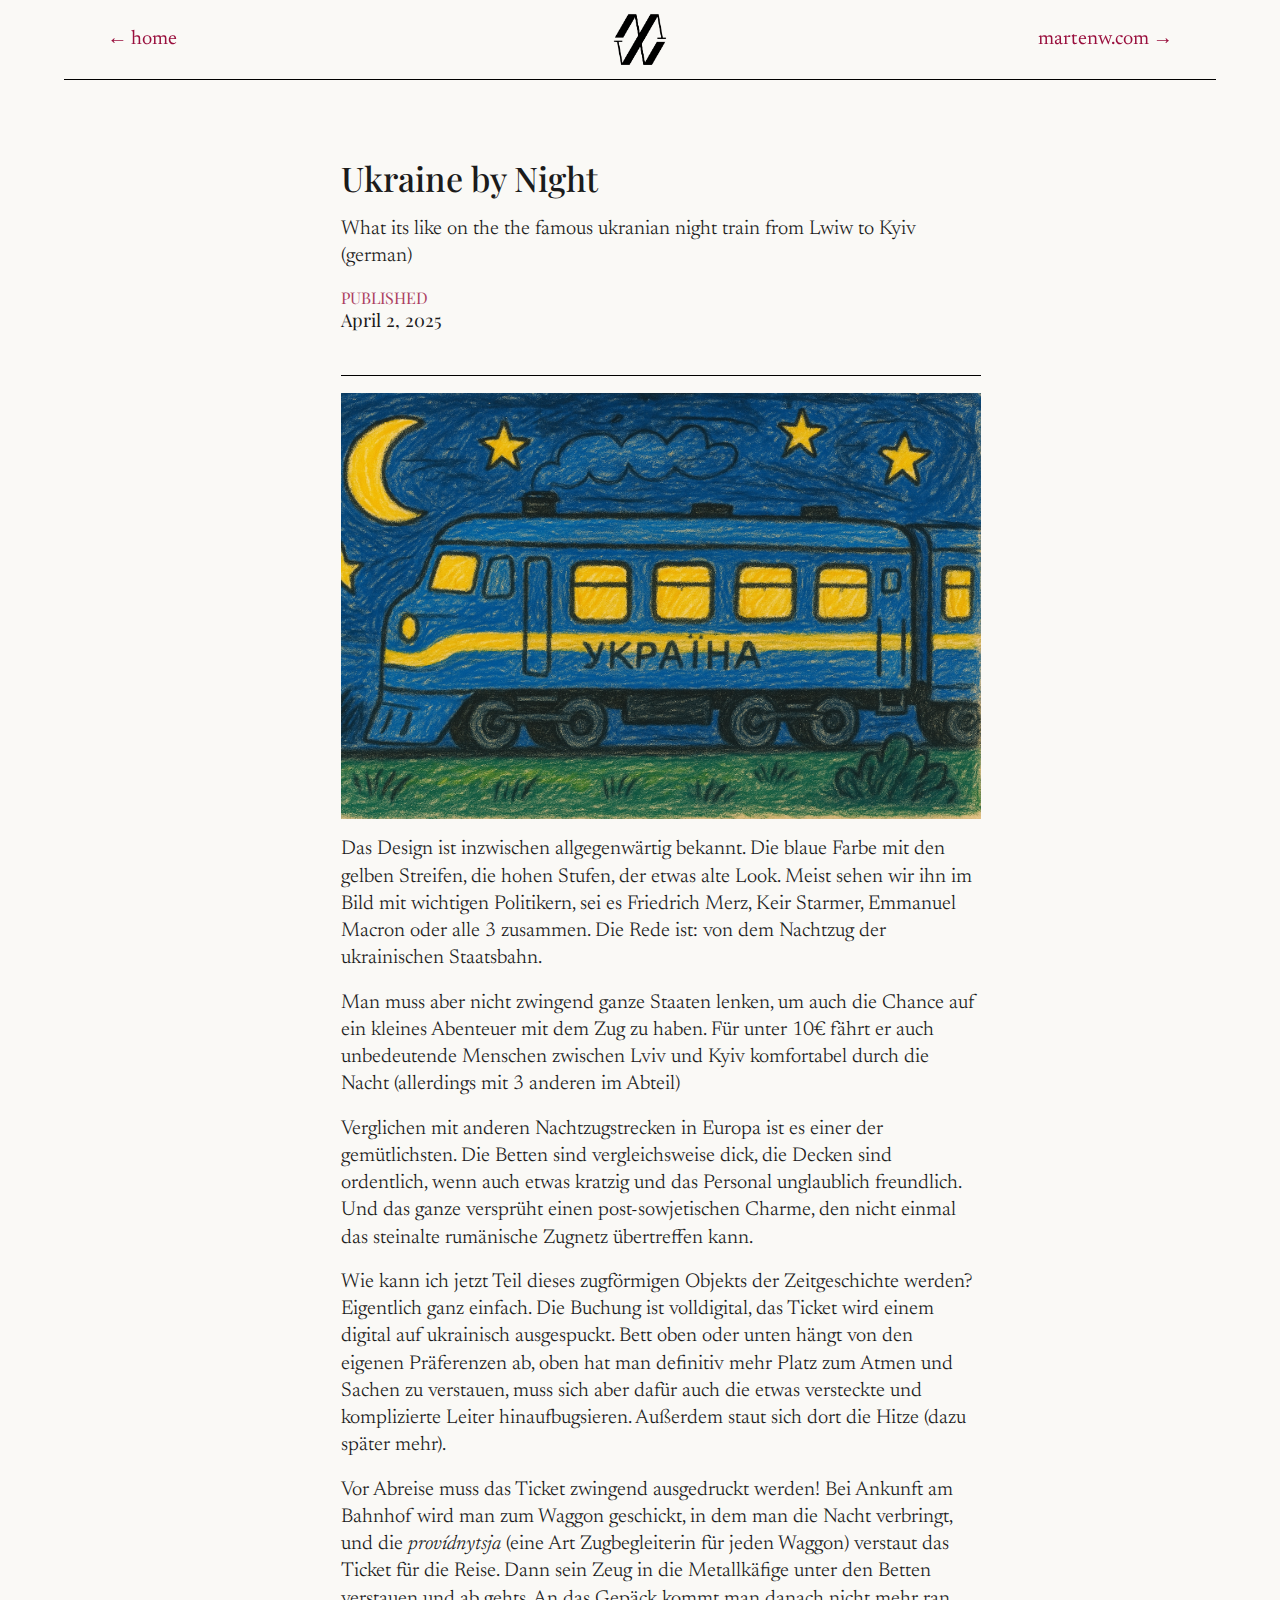
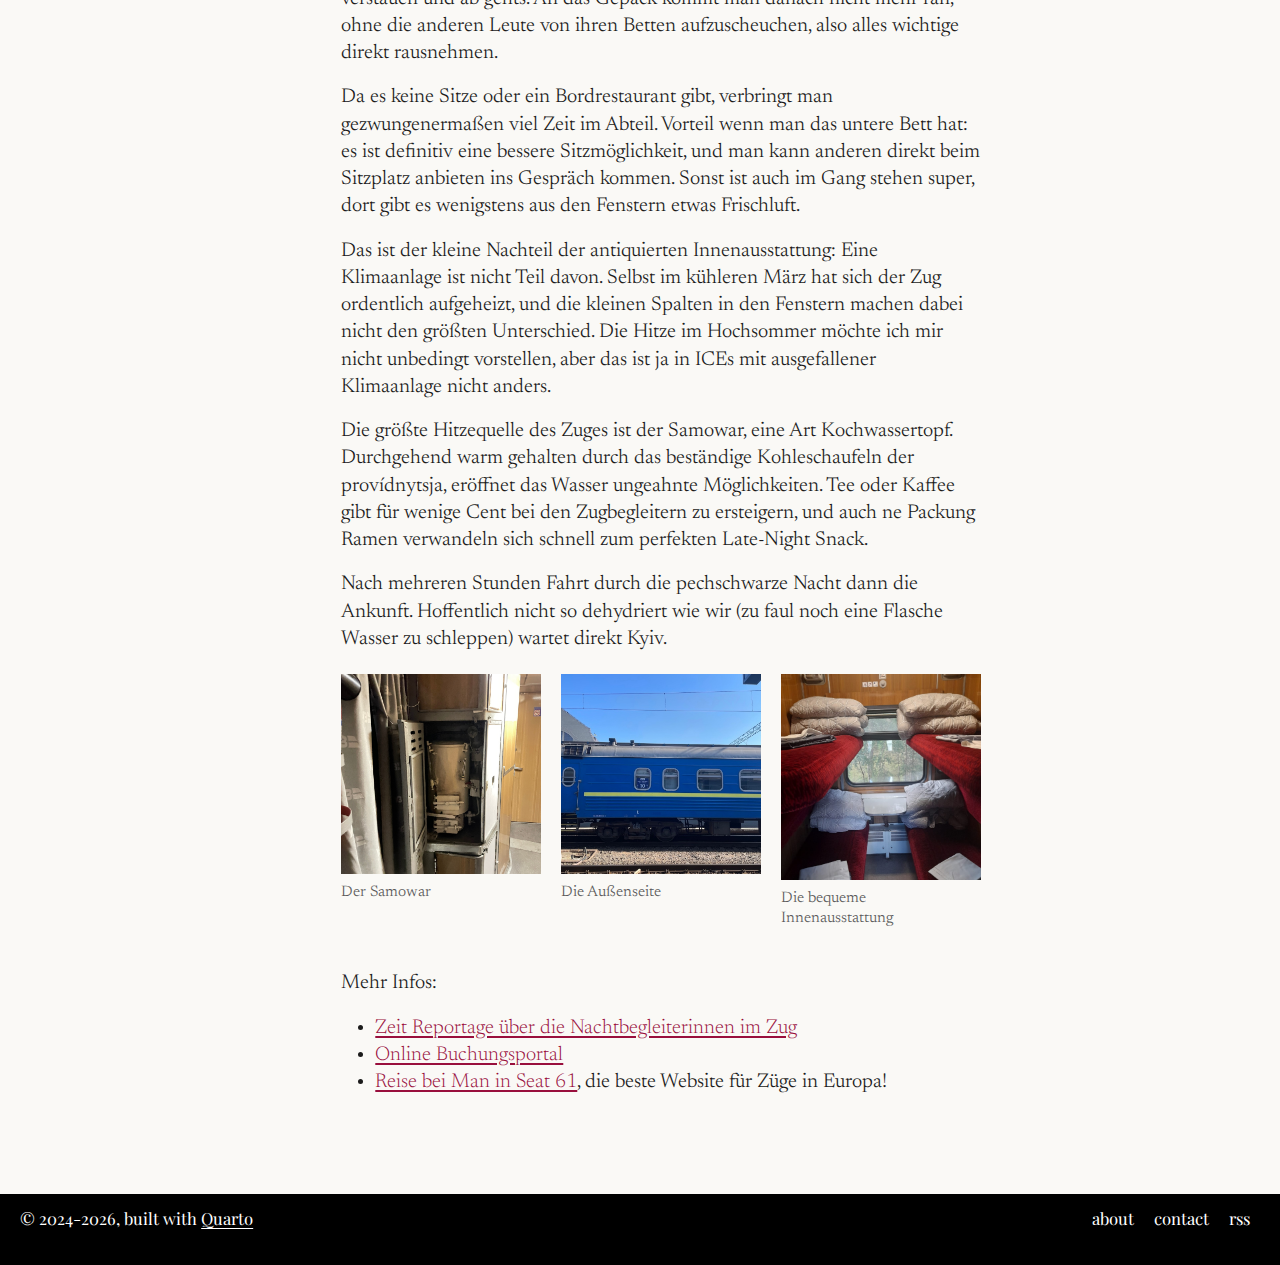
<file: texts/kyivtrain/index.html>
<!DOCTYPE html>
<html xmlns="http://www.w3.org/1999/xhtml" lang="en" xml:lang="en"><head>

<meta charset="utf-8">
<meta name="generator" content="quarto-1.9.37">

<meta name="viewport" content="width=device-width, initial-scale=1.0, user-scalable=yes">

<meta name="dcterms.date" content="2025-04-02">
<meta name="description" content="What its like on the the famous ukranian night train from Lwiw to Kyiv (german)">

<title>Ukraine by Night</title>
<style>
/* Default styles provided by pandoc.
** See https://pandoc.org/MANUAL.html#variables-for-html for config info.
*/
code{white-space: pre-wrap;}
span.smallcaps{font-variant: small-caps;}
div.columns{display: flex; gap: min(4vw, 1.5em);}
div.column{flex: auto; overflow-x: auto;}
div.hanging-indent{margin-left: 1.5em; text-indent: -1.5em;}
ul.task-list{list-style: none;}
ul.task-list li input[type="checkbox"] {
  width: 0.8em;
  margin: 0 0.8em 0.2em -1em; /* quarto-specific, see https://github.com/quarto-dev/quarto-cli/issues/4556 */ 
  vertical-align: middle;
}
</style>


<script src="../../site_libs/quarto-nav/quarto-nav.js"></script>
<script src="../../site_libs/quarto-nav/headroom.min.js"></script>
<link href="../../images/favicon.ico" rel="icon">
<script src="../../site_libs/clipboard/clipboard.min.js"></script>
<script src="../../site_libs/quarto-html/quarto.js" type="module"></script>
<script src="../../site_libs/quarto-html/tabsets/tabsets.js" type="module"></script>
<script src="../../site_libs/quarto-html/popper.min.js"></script>
<script src="../../site_libs/quarto-html/tippy.umd.min.js"></script>
<script src="../../site_libs/quarto-html/anchor.min.js"></script>
<link href="../../site_libs/quarto-html/tippy.css" rel="stylesheet">
<link href="../../site_libs/quarto-html/quarto-syntax-highlighting-7f8f88aac4f3542376d5c11b86a4c14d.css" rel="stylesheet" id="quarto-text-highlighting-styles">
<script src="../../site_libs/bootstrap/bootstrap.min.js"></script>
<link href="../../site_libs/bootstrap/bootstrap-icons.css" rel="stylesheet">
<link href="../../site_libs/bootstrap/bootstrap-033fb30ef7f498b183dd6f671186820d.min.css" rel="stylesheet" append-hash="true" id="quarto-bootstrap" data-mode="light">
<script id="quarto-search-options" type="application/json">{
  "language": {
    "search-no-results-text": "No results",
    "search-matching-documents-text": "matching documents",
    "search-copy-link-title": "Copy link to search",
    "search-hide-matches-text": "Hide additional matches",
    "search-more-match-text": "more match in this document",
    "search-more-matches-text": "more matches in this document",
    "search-clear-button-title": "Clear",
    "search-text-placeholder": "",
    "search-detached-cancel-button-title": "Cancel",
    "search-submit-button-title": "Submit",
    "search-label": "Search"
  }
}</script>


<meta property="og:title" content="Ukraine by Night">
<meta property="og:description" content="What its like on the the famous ukranian night train from Lwiw to Kyiv (german)">
<meta property="og:image" content="https://mdwm.org/texts/kyivtrain/train.png">
<meta property="og:site_name" content="mdwm">
<meta property="og:image:height" content="400">
<meta property="og:image:width" content="600">
</head>

<body class="nav-fixed fullcontent quarto-light">

<div id="quarto-search-results"></div>
  <header id="quarto-header" class="headroom fixed-top">
    <nav class="navbar navbar-expand-lg " data-bs-theme="dark">
      <div class="navbar-container container-fluid">
      <div class="navbar-brand-container mx-auto">
    <a href="../../index.html" class="navbar-brand navbar-brand-logo">
    <img src="../../images/logo.webp" alt="marten's blog" class="navbar-logo light-content">
    <img src="../../images/logo.webp" alt="marten's blog" class="navbar-logo dark-content">
    </a>
  </div>
          <button class="navbar-toggler" type="button" data-bs-toggle="collapse" data-bs-target="#navbarCollapse" aria-controls="navbarCollapse" role="menu" aria-expanded="false" aria-label="Toggle navigation" onclick="if (window.quartoToggleHeadroom) { window.quartoToggleHeadroom(); }">
  <span class="navbar-toggler-icon"></span>
</button>
          <div class="collapse navbar-collapse" id="navbarCollapse">
            <ul class="navbar-nav navbar-nav-scroll me-auto">
  <li class="nav-item">
    <a class="nav-link" href="../.././"> 
<span class="menu-text">← home</span></a>
  </li>  
</ul>
            <ul class="navbar-nav navbar-nav-scroll ms-auto">
  <li class="nav-item">
    <a class="nav-link" href="https://martenw.com"> 
<span class="menu-text">martenw.com →</span></a>
  </li>  
</ul>
          </div> <!-- /navcollapse -->
            <div class="quarto-navbar-tools">
</div>
      </div> <!-- /container-fluid -->
    </nav>
</header>
<!-- content -->
<div id="quarto-content" class="quarto-container page-columns page-rows-contents page-layout-article page-navbar">
<!-- sidebar -->
<!-- margin-sidebar -->
    
<!-- main -->
<main class="content" id="quarto-document-content">

<header id="title-block-header" class="quarto-title-block default">
<div class="quarto-title">
<h1 class="title">Ukraine by Night</h1>
</div>

<div>
  <div class="description">
    What its like on the the famous ukranian night train from Lwiw to Kyiv (german)
  </div>
</div>


<div class="quarto-title-meta">

    
    <div>
    <div class="quarto-title-meta-heading">Published</div>
    <div class="quarto-title-meta-contents">
      <p class="date">April 2, 2025</p>
    </div>
  </div>
  
    
  </div>
  


</header>


<p><img src="train.png" class="img-fluid" style="width:100.0%"></p>
<p>Das Design ist inzwischen allgegenwärtig bekannt. Die blaue Farbe mit den gelben Streifen, die hohen Stufen, der etwas alte Look. Meist sehen wir ihn im Bild mit wichtigen Politikern, sei es Friedrich Merz, Keir Starmer, Emmanuel Macron oder alle 3 zusammen. Die Rede ist: von dem Nachtzug der ukrainischen Staatsbahn.</p>
<p>Man muss aber nicht zwingend ganze Staaten lenken, um auch die Chance auf ein kleines Abenteuer mit dem Zug zu haben. Für unter 10€ fährt er auch unbedeutende Menschen zwischen Lviv und Kyiv komfortabel durch die Nacht (allerdings mit 3 anderen im Abteil)</p>
<p>Verglichen mit anderen Nachtzugstrecken in Europa ist es einer der gemütlichsten. Die Betten sind vergleichsweise dick, die Decken sind ordentlich, wenn auch etwas kratzig und das Personal unglaublich freundlich. Und das ganze versprüht einen post-sowjetischen Charme, den nicht einmal das steinalte rumänische Zugnetz übertreffen kann.</p>
<p>Wie kann ich jetzt Teil dieses zugförmigen Objekts der Zeitgeschichte werden? Eigentlich ganz einfach. Die Buchung ist volldigital, das Ticket wird einem digital auf ukrainisch ausgespuckt. Bett oben oder unten hängt von den eigenen Präferenzen ab, oben hat man definitiv mehr Platz zum Atmen und Sachen zu verstauen, muss sich aber dafür auch die etwas versteckte und komplizierte Leiter hinaufbugsieren. Außerdem staut sich dort die Hitze (dazu später mehr).</p>
<p>Vor Abreise muss das Ticket zwingend ausgedruckt werden! Bei Ankunft am Bahnhof wird man zum Waggon geschickt, in dem man die Nacht verbringt, und die <em>provídnytsja</em> (eine Art Zugbegleiterin für jeden Waggon) verstaut das Ticket für die Reise. Dann sein Zeug in die Metallkäfige unter den Betten verstauen und ab gehts. An das Gepäck kommt man danach nicht mehr ran, ohne die anderen Leute von ihren Betten aufzuscheuchen, also alles wichtige direkt rausnehmen.</p>
<p>Da es keine Sitze oder ein Bordrestaurant gibt, verbringt man gezwungenermaßen viel Zeit im Abteil. Vorteil wenn man das untere Bett hat: es ist definitiv eine bessere Sitzmöglichkeit, und man kann anderen direkt beim Sitzplatz anbieten ins Gespräch kommen. Sonst ist auch im Gang stehen super, dort gibt es wenigstens aus den Fenstern etwas Frischluft.</p>
<p>Das ist der kleine Nachteil der antiquierten Innenausstattung: Eine Klimaanlage ist nicht Teil davon. Selbst im kühleren März hat sich der Zug ordentlich aufgeheizt, und die kleinen Spalten in den Fenstern machen dabei nicht den größten Unterschied. Die Hitze im Hochsommer möchte ich mir nicht unbedingt vorstellen, aber das ist ja in ICEs mit ausgefallener Klimaanlage nicht anders.</p>
<p>Die größte Hitzequelle des Zuges ist der Samowar, eine Art Kochwassertopf. Durchgehend warm gehalten durch das beständige Kohleschaufeln der provídnytsja, eröffnet das Wasser ungeahnte Möglichkeiten. Tee oder Kaffee gibt für wenige Cent bei den Zugbegleitern zu ersteigern, und auch ne Packung Ramen verwandeln sich schnell zum perfekten Late-Night Snack.</p>
<p>Nach mehreren Stunden Fahrt durch die pechschwarze Nacht dann die Ankunft. Hoffentlich nicht so dehydriert wie wir (zu faul noch eine Flasche Wasser zu schleppen) wartet direkt Kyiv.</p>
<div class="quarto-layout-panel" data-layout-ncol="3">
<div class="quarto-layout-row">
<div class="quarto-layout-cell" style="flex-basis: 33.3%;justify-content: flex-start;">
<div class="quarto-figure quarto-figure-center">
<figure class="figure">
<p><img src="1.JPG" class="img-fluid figure-img"></p>
<figcaption>Der Samowar</figcaption>
</figure>
</div>
</div>
<div class="quarto-layout-cell" style="flex-basis: 33.3%;justify-content: flex-start;">
<div class="quarto-figure quarto-figure-center">
<figure class="figure">
<p><img src="2.jpeg" class="img-fluid figure-img"></p>
<figcaption>Die Außenseite</figcaption>
</figure>
</div>
</div>
<div class="quarto-layout-cell" style="flex-basis: 33.3%;justify-content: flex-start;">
<div class="quarto-figure quarto-figure-center">
<figure class="figure">
<p><img src="3.jpeg" class="img-fluid figure-img"></p>
<figcaption>Die bequeme Innenausstattung</figcaption>
</figure>
</div>
</div>
</div>
</div>
<p>Mehr Infos:</p>
<ul>
<li><a href="https://www.zeit.de/2025/30/nachtzug-kyjiw-schaffnerin-zugbegleiterin-politiker">Zeit Reportage über die Nachtbegleiterinnen im Zug</a></li>
<li><a href="https://booking.uz.gov.ua/en">Online Buchungsportal</a></li>
<li><a href="https://www.seat61.com/Ukraine.htm">Reise bei Man in Seat 61</a>, die beste Website für Züge in Europa!</li>
</ul>



</main> <!-- /main -->
<script id="quarto-html-after-body" type="application/javascript">
  window.document.addEventListener("DOMContentLoaded", function (event) {
    const icon = "";
    const anchorJS = new window.AnchorJS();
    anchorJS.options = {
      placement: 'right',
      icon: icon
    };
    anchorJS.add('.anchored');
    const isCodeAnnotation = (el) => {
      for (const clz of el.classList) {
        if (clz.startsWith('code-annotation-')) {                     
          return true;
        }
      }
      return false;
    }
    const onCopySuccess = function(e) {
      // button target
      const button = e.trigger;
      // don't keep focus
      button.blur();
      // flash "checked"
      button.classList.add('code-copy-button-checked');
      var currentTitle = button.getAttribute("title");
      button.setAttribute("title", "Copied!");
      let tooltip;
      if (window.bootstrap) {
        button.setAttribute("data-bs-toggle", "tooltip");
        button.setAttribute("data-bs-placement", "left");
        button.setAttribute("data-bs-title", "Copied!");
        tooltip = new bootstrap.Tooltip(button, 
          { trigger: "manual", 
            customClass: "code-copy-button-tooltip",
            offset: [0, -8]});
        tooltip.show();    
      }
      setTimeout(function() {
        if (tooltip) {
          tooltip.hide();
          button.removeAttribute("data-bs-title");
          button.removeAttribute("data-bs-toggle");
          button.removeAttribute("data-bs-placement");
        }
        button.setAttribute("title", currentTitle);
        button.classList.remove('code-copy-button-checked');
      }, 1000);
      // clear code selection
      e.clearSelection();
    }
    const getTextToCopy = function(trigger) {
      const outerScaffold = trigger.parentElement.cloneNode(true);
      const codeEl = outerScaffold.querySelector('code');
      for (const childEl of codeEl.children) {
        if (isCodeAnnotation(childEl)) {
          childEl.remove();
        }
      }
      return codeEl.innerText;
    }
    const clipboard = new window.ClipboardJS('.code-copy-button:not([data-in-quarto-modal])', {
      text: getTextToCopy
    });
    clipboard.on('success', onCopySuccess);
    if (window.document.getElementById('quarto-embedded-source-code-modal')) {
      const clipboardModal = new window.ClipboardJS('.code-copy-button[data-in-quarto-modal]', {
        text: getTextToCopy,
        container: window.document.getElementById('quarto-embedded-source-code-modal')
      });
      clipboardModal.on('success', onCopySuccess);
    }
      var localhostRegex = new RegExp(/^(?:http|https):\/\/localhost\:?[0-9]*\//);
      var mailtoRegex = new RegExp(/^mailto:/);
        var filterRegex = new RegExp("https:\/\/mdwm\.org\/");
      var isInternal = (href) => {
          return filterRegex.test(href) || localhostRegex.test(href) || mailtoRegex.test(href);
      }
      // Inspect non-navigation links and adorn them if external
     var links = window.document.querySelectorAll('a[href]:not(.nav-link):not(.navbar-brand):not(.toc-action):not(.sidebar-link):not(.sidebar-item-toggle):not(.pagination-link):not(.no-external):not([aria-hidden]):not(.dropdown-item):not(.quarto-navigation-tool):not(.about-link)');
      for (var i=0; i<links.length; i++) {
        const link = links[i];
        if (!isInternal(link.href)) {
          // undo the damage that might have been done by quarto-nav.js in the case of
          // links that we want to consider external
          if (link.dataset.originalHref !== undefined) {
            link.href = link.dataset.originalHref;
          }
            // target, if specified
            link.setAttribute("target", "_blank");
            if (link.getAttribute("rel") === null) {
              link.setAttribute("rel", "noopener");
            }
        }
      }
    function tippyHover(el, contentFn, onTriggerFn, onUntriggerFn) {
      const config = {
        allowHTML: true,
        maxWidth: 500,
        delay: 100,
        arrow: false,
        appendTo: function(el) {
            return el.parentElement;
        },
        interactive: true,
        interactiveBorder: 10,
        theme: 'quarto',
        placement: 'bottom-start',
      };
      if (contentFn) {
        config.content = contentFn;
      }
      if (onTriggerFn) {
        config.onTrigger = onTriggerFn;
      }
      if (onUntriggerFn) {
        config.onUntrigger = onUntriggerFn;
      }
      window.tippy(el, config); 
    }
    const noterefs = window.document.querySelectorAll('a[role="doc-noteref"]');
    for (var i=0; i<noterefs.length; i++) {
      const ref = noterefs[i];
      tippyHover(ref, function() {
        // use id or data attribute instead here
        let href = ref.getAttribute('data-footnote-href') || ref.getAttribute('href');
        try { href = new URL(href).hash; } catch {}
        const id = href.replace(/^#\/?/, "");
        const note = window.document.getElementById(id);
        if (note) {
          return note.innerHTML;
        } else {
          return "";
        }
      });
    }
    const xrefs = window.document.querySelectorAll('a.quarto-xref');
    const processXRef = (id, note) => {
      // Strip column container classes
      const stripColumnClz = (el) => {
        el.classList.remove("page-full", "page-columns");
        if (el.children) {
          for (const child of el.children) {
            stripColumnClz(child);
          }
        }
      }
      stripColumnClz(note)
      if (id === null || id.startsWith('sec-')) {
        // Special case sections, only their first couple elements
        const container = document.createElement("div");
        if (note.children && note.children.length > 2) {
          container.appendChild(note.children[0].cloneNode(true));
          for (let i = 1; i < note.children.length; i++) {
            const child = note.children[i];
            if (child.tagName === "P" && child.innerText === "") {
              continue;
            } else {
              container.appendChild(child.cloneNode(true));
              break;
            }
          }
          if (window.Quarto?.typesetMath) {
            window.Quarto.typesetMath(container);
          }
          return container.innerHTML
        } else {
          if (window.Quarto?.typesetMath) {
            window.Quarto.typesetMath(note);
          }
          return note.innerHTML;
        }
      } else {
        // Remove any anchor links if they are present
        const anchorLink = note.querySelector('a.anchorjs-link');
        if (anchorLink) {
          anchorLink.remove();
        }
        if (window.Quarto?.typesetMath) {
          window.Quarto.typesetMath(note);
        }
        if (note.classList.contains("callout")) {
          return note.outerHTML;
        } else {
          return note.innerHTML;
        }
      }
    }
    for (var i=0; i<xrefs.length; i++) {
      const xref = xrefs[i];
      tippyHover(xref, undefined, function(instance) {
        instance.disable();
        let url = xref.getAttribute('href');
        let hash = undefined; 
        if (url.startsWith('#')) {
          hash = url;
        } else {
          try { hash = new URL(url).hash; } catch {}
        }
        if (hash) {
          const id = hash.replace(/^#\/?/, "");
          const note = window.document.getElementById(id);
          if (note !== null) {
            try {
              const html = processXRef(id, note.cloneNode(true));
              instance.setContent(html);
            } finally {
              instance.enable();
              instance.show();
            }
          } else {
            // See if we can fetch this
            fetch(url.split('#')[0])
            .then(res => res.text())
            .then(html => {
              const parser = new DOMParser();
              const htmlDoc = parser.parseFromString(html, "text/html");
              const note = htmlDoc.getElementById(id);
              if (note !== null) {
                const html = processXRef(id, note);
                instance.setContent(html);
              } 
            }).finally(() => {
              instance.enable();
              instance.show();
            });
          }
        } else {
          // See if we can fetch a full url (with no hash to target)
          // This is a special case and we should probably do some content thinning / targeting
          fetch(url)
          .then(res => res.text())
          .then(html => {
            const parser = new DOMParser();
            const htmlDoc = parser.parseFromString(html, "text/html");
            const note = htmlDoc.querySelector('main.content');
            if (note !== null) {
              // This should only happen for chapter cross references
              // (since there is no id in the URL)
              // remove the first header
              if (note.children.length > 0 && note.children[0].tagName === "HEADER") {
                note.children[0].remove();
              }
              const html = processXRef(null, note);
              instance.setContent(html);
            } 
          }).finally(() => {
            instance.enable();
            instance.show();
          });
        }
      }, function(instance) {
      });
    }
        let selectedAnnoteEl;
        const selectorForAnnotation = ( cell, annotation) => {
          let cellAttr = 'data-code-cell="' + cell + '"';
          let lineAttr = 'data-code-annotation="' +  annotation + '"';
          const selector = 'span[' + cellAttr + '][' + lineAttr + ']';
          return selector;
        }
        const selectCodeLines = (annoteEl) => {
          const doc = window.document;
          const targetCell = annoteEl.getAttribute("data-target-cell");
          const targetAnnotation = annoteEl.getAttribute("data-target-annotation");
          const annoteSpan = window.document.querySelector(selectorForAnnotation(targetCell, targetAnnotation));
          const lines = annoteSpan.getAttribute("data-code-lines").split(",");
          const lineIds = lines.map((line) => {
            return targetCell + "-" + line;
          })
          let top = null;
          let height = null;
          let parent = null;
          if (lineIds.length > 0) {
              //compute the position of the single el (top and bottom and make a div)
              const el = window.document.getElementById(lineIds[0]);
              top = el.offsetTop;
              height = el.offsetHeight;
              parent = el.parentElement.parentElement;
            if (lineIds.length > 1) {
              const lastEl = window.document.getElementById(lineIds[lineIds.length - 1]);
              const bottom = lastEl.offsetTop + lastEl.offsetHeight;
              height = bottom - top;
            }
            if (top !== null && height !== null && parent !== null) {
              // cook up a div (if necessary) and position it 
              let div = window.document.getElementById("code-annotation-line-highlight");
              if (div === null) {
                div = window.document.createElement("div");
                div.setAttribute("id", "code-annotation-line-highlight");
                div.style.position = 'absolute';
                parent.appendChild(div);
              }
              div.style.top = top - 2 + "px";
              div.style.height = height + 4 + "px";
              div.style.left = 0;
              let gutterDiv = window.document.getElementById("code-annotation-line-highlight-gutter");
              if (gutterDiv === null) {
                gutterDiv = window.document.createElement("div");
                gutterDiv.setAttribute("id", "code-annotation-line-highlight-gutter");
                gutterDiv.style.position = 'absolute';
                const codeCell = window.document.getElementById(targetCell);
                const gutter = codeCell.querySelector('.code-annotation-gutter');
                gutter.appendChild(gutterDiv);
              }
              gutterDiv.style.top = top - 2 + "px";
              gutterDiv.style.height = height + 4 + "px";
            }
            selectedAnnoteEl = annoteEl;
          }
        };
        const unselectCodeLines = () => {
          const elementsIds = ["code-annotation-line-highlight", "code-annotation-line-highlight-gutter"];
          elementsIds.forEach((elId) => {
            const div = window.document.getElementById(elId);
            if (div) {
              div.remove();
            }
          });
          selectedAnnoteEl = undefined;
        };
          // Handle positioning of the toggle
      window.addEventListener(
        "resize",
        throttle(() => {
          elRect = undefined;
          if (selectedAnnoteEl) {
            selectCodeLines(selectedAnnoteEl);
          }
        }, 10)
      );
      function throttle(fn, ms) {
      let throttle = false;
      let timer;
        return (...args) => {
          if(!throttle) { // first call gets through
              fn.apply(this, args);
              throttle = true;
          } else { // all the others get throttled
              if(timer) clearTimeout(timer); // cancel #2
              timer = setTimeout(() => {
                fn.apply(this, args);
                timer = throttle = false;
              }, ms);
          }
        };
      }
        // Attach click handler to the DT
        const annoteDls = window.document.querySelectorAll('dt[data-target-cell]');
        for (const annoteDlNode of annoteDls) {
          annoteDlNode.addEventListener('click', (event) => {
            const clickedEl = event.target;
            if (clickedEl !== selectedAnnoteEl) {
              unselectCodeLines();
              const activeEl = window.document.querySelector('dt[data-target-cell].code-annotation-active');
              if (activeEl) {
                activeEl.classList.remove('code-annotation-active');
              }
              selectCodeLines(clickedEl);
              clickedEl.classList.add('code-annotation-active');
            } else {
              // Unselect the line
              unselectCodeLines();
              clickedEl.classList.remove('code-annotation-active');
            }
          });
        }
    const findCites = (el) => {
      const parentEl = el.parentElement;
      if (parentEl) {
        const cites = parentEl.dataset.cites;
        if (cites) {
          return {
            el,
            cites: cites.split(' ')
          };
        } else {
          return findCites(el.parentElement)
        }
      } else {
        return undefined;
      }
    };
    var bibliorefs = window.document.querySelectorAll('a[role="doc-biblioref"]');
    for (var i=0; i<bibliorefs.length; i++) {
      const ref = bibliorefs[i];
      const citeInfo = findCites(ref);
      if (citeInfo) {
        tippyHover(citeInfo.el, function() {
          var popup = window.document.createElement('div');
          citeInfo.cites.forEach(function(cite) {
            var citeDiv = window.document.createElement('div');
            citeDiv.classList.add('hanging-indent');
            citeDiv.classList.add('csl-entry');
            var biblioDiv = window.document.getElementById('ref-' + cite);
            if (biblioDiv) {
              citeDiv.innerHTML = biblioDiv.innerHTML;
            }
            popup.appendChild(citeDiv);
          });
          return popup.innerHTML;
        });
      }
    }
  });
  </script>
</div> <!-- /content -->
<footer class="footer">
  <div class="nav-footer">
    <div class="nav-footer-left">
<p>© 2024-2026, built with <a href="https://quarto.org" target="_blank">Quarto</a></p>
</div>   
    <div class="nav-footer-center">
      &nbsp;
    </div>
    <div class="nav-footer-right">
      <ul class="footer-items list-unstyled">
    <li class="nav-item">
    <a class="nav-link" href="../../about.html">
<p>about</p>
</a>
  </li>  
    <li class="nav-item">
    <a class="nav-link" href="mailto:hi@mdwm.org">
<p>contact</p>
</a>
  </li>  
    <li class="nav-item">
    <a class="nav-link" href="../../texts/index.xml">
<p>rss</p>
</a>
  </li>  
</ul>
    </div>
  </div>
</footer>




</body></html>
</file>
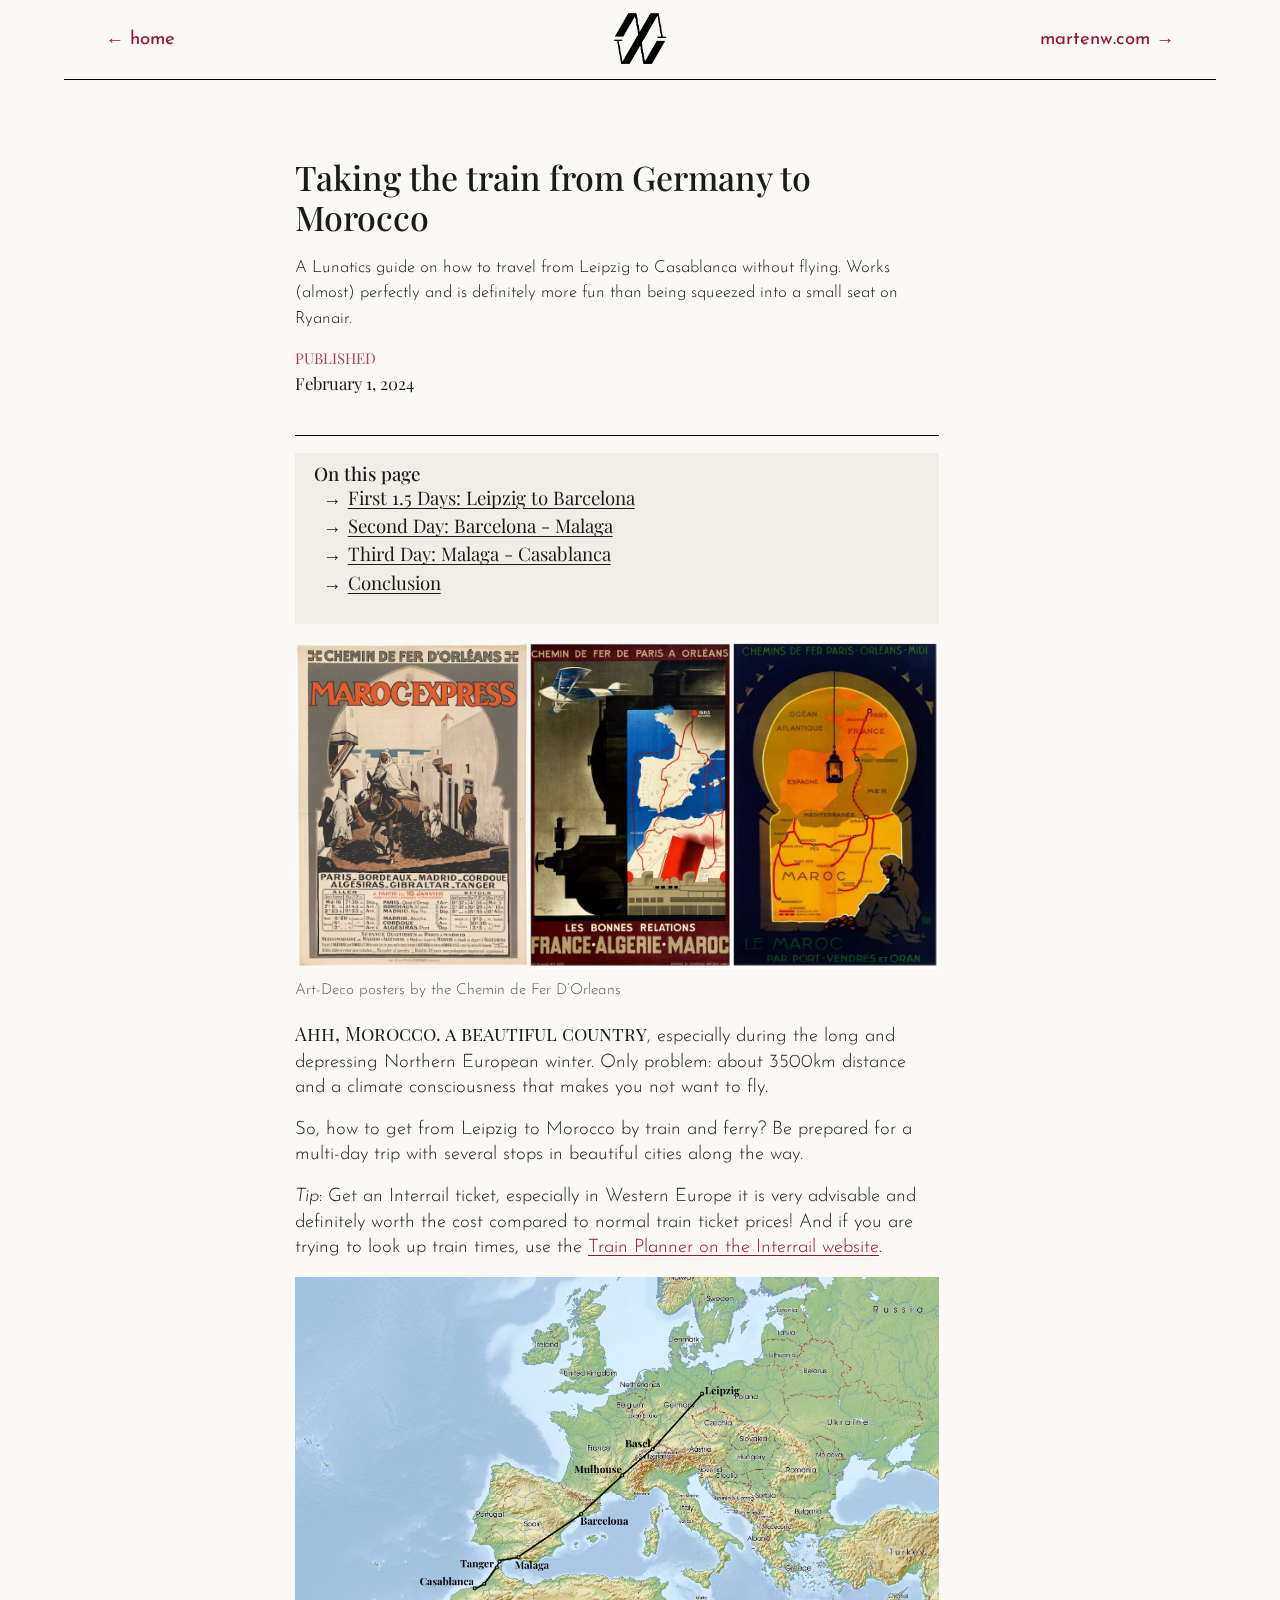
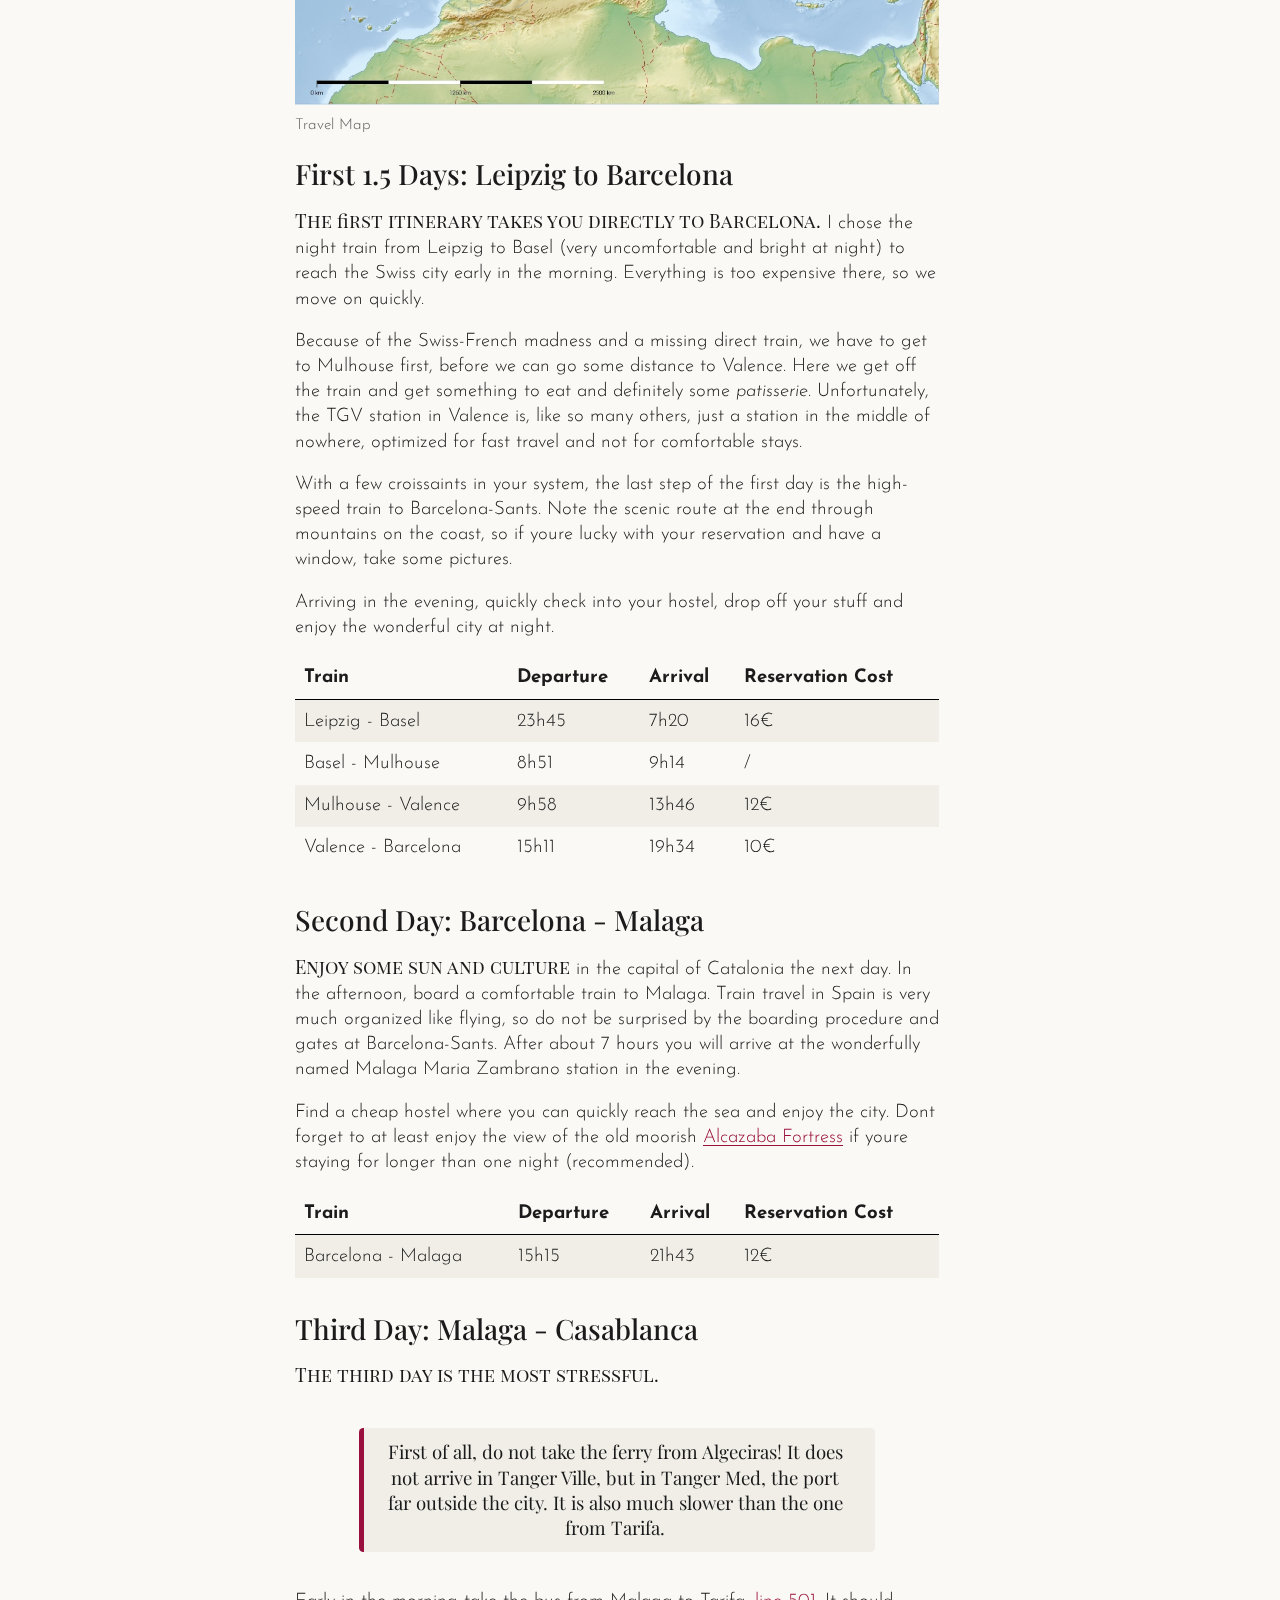
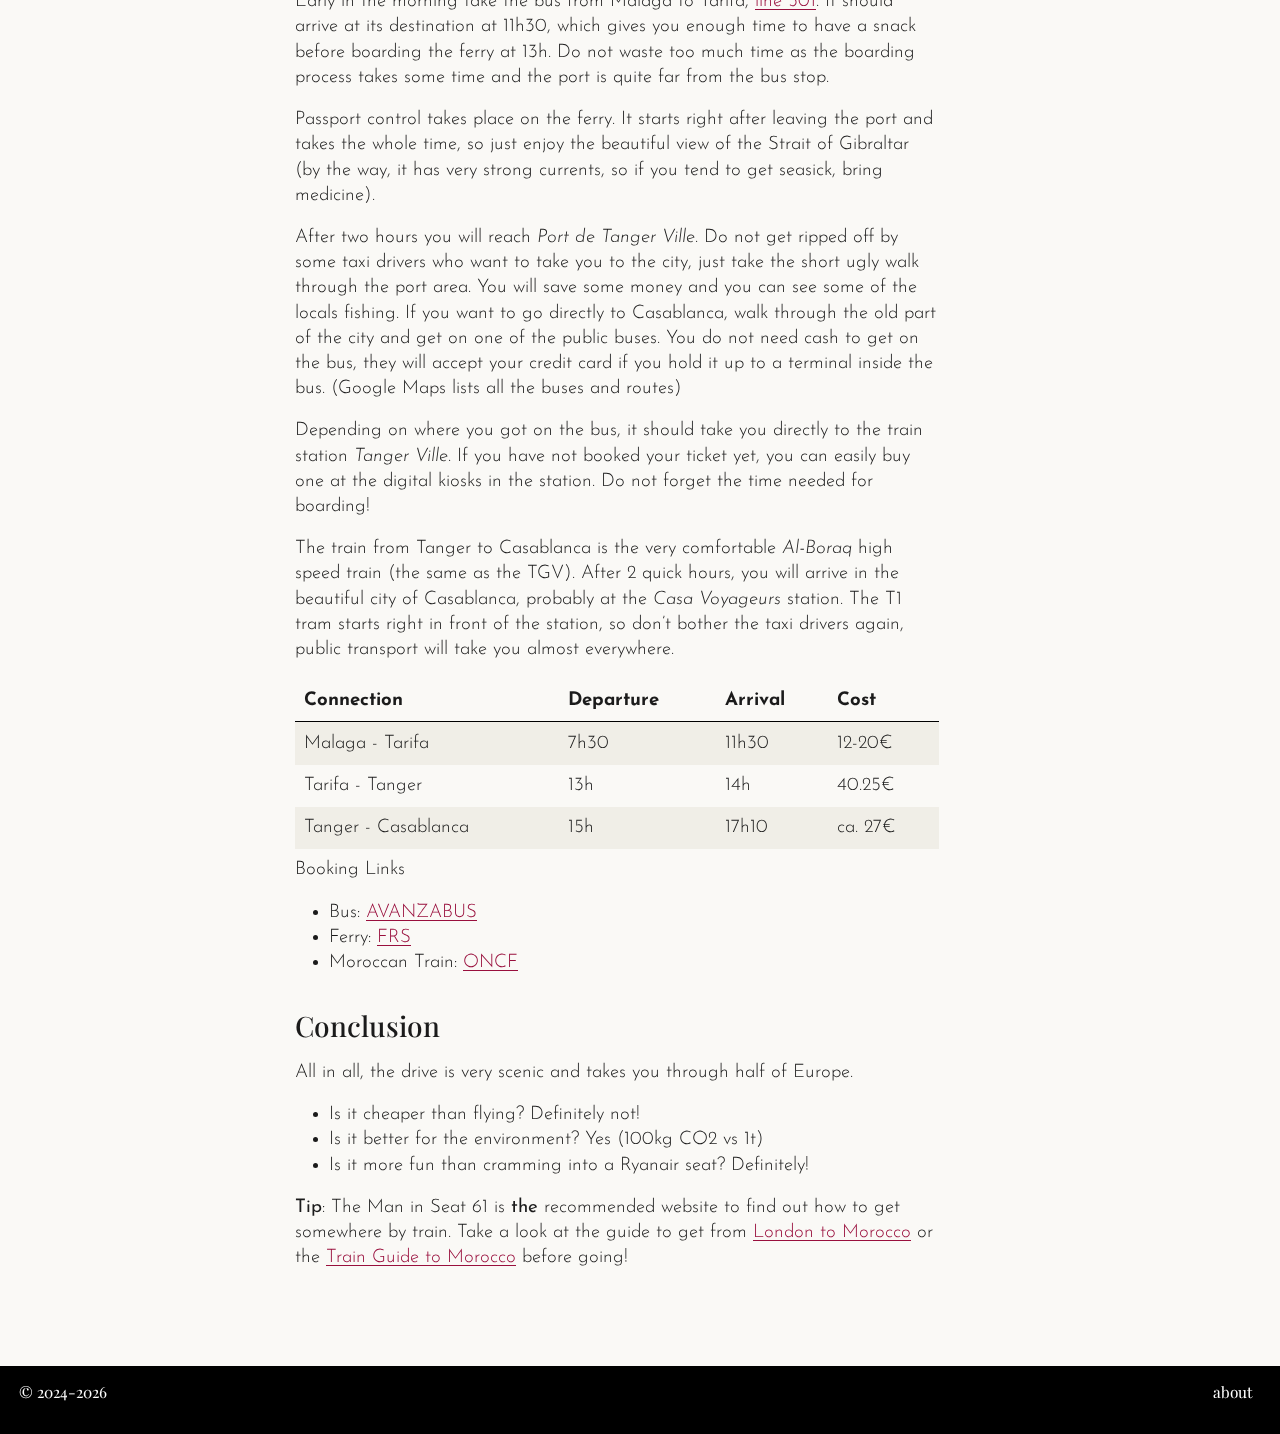
<file: texts/maroccobytrain/index.html>
<!DOCTYPE html>
<html xmlns="http://www.w3.org/1999/xhtml" lang="en" xml:lang="en"><head>

<meta charset="utf-8">
<meta name="generator" content="quarto-1.9.37">

<meta name="viewport" content="width=device-width, initial-scale=1.0, user-scalable=yes">

<meta name="dcterms.date" content="2024-02-01">
<meta name="description" content="A Lunatics guide on how to travel from Leipzig to Casablanca without flying. Works (almost) perfectly and is definitely more fun than being squeezed into a small seat on Ryanair.">

<title>Taking the train from Germany to Morocco</title>
<style>
/* Default styles provided by pandoc.
** See https://pandoc.org/MANUAL.html#variables-for-html for config info.
*/
code{white-space: pre-wrap;}
span.smallcaps{font-variant: small-caps;}
div.columns{display: flex; gap: min(4vw, 1.5em);}
div.column{flex: auto; overflow-x: auto;}
div.hanging-indent{margin-left: 1.5em; text-indent: -1.5em;}
ul.task-list{list-style: none;}
ul.task-list li input[type="checkbox"] {
  width: 0.8em;
  margin: 0 0.8em 0.2em -1em; /* quarto-specific, see https://github.com/quarto-dev/quarto-cli/issues/4556 */ 
  vertical-align: middle;
}
</style>


<script src="../../site_libs/quarto-nav/quarto-nav.js"></script>
<script src="../../site_libs/quarto-nav/headroom.min.js"></script>
<link href="../../images/favicon.ico" rel="icon">
<script src="../../site_libs/clipboard/clipboard.min.js"></script>
<script src="../../site_libs/quarto-html/quarto.js" type="module"></script>
<script src="../../site_libs/quarto-html/tabsets/tabsets.js" type="module"></script>
<script src="../../site_libs/quarto-html/popper.min.js"></script>
<script src="../../site_libs/quarto-html/tippy.umd.min.js"></script>
<script src="../../site_libs/quarto-html/anchor.min.js"></script>
<link href="../../site_libs/quarto-html/tippy.css" rel="stylesheet">
<link href="../../site_libs/quarto-html/quarto-syntax-highlighting-7f8f88aac4f3542376d5c11b86a4c14d.css" rel="stylesheet" id="quarto-text-highlighting-styles">
<script src="../../site_libs/bootstrap/bootstrap.min.js"></script>
<link href="../../site_libs/bootstrap/bootstrap-icons.css" rel="stylesheet">
<link href="../../site_libs/bootstrap/bootstrap-63860846b249e5713879dce45386b487.min.css" rel="stylesheet" append-hash="true" id="quarto-bootstrap" data-mode="light">
<script id="quarto-search-options" type="application/json">{
  "language": {
    "search-no-results-text": "No results",
    "search-matching-documents-text": "matching documents",
    "search-copy-link-title": "Copy link to search",
    "search-hide-matches-text": "Hide additional matches",
    "search-more-match-text": "more match in this document",
    "search-more-matches-text": "more matches in this document",
    "search-clear-button-title": "Clear",
    "search-text-placeholder": "",
    "search-detached-cancel-button-title": "Cancel",
    "search-submit-button-title": "Submit",
    "search-label": "Search"
  }
}</script>


<meta property="og:title" content="Taking the train from Germany to Morocco">
<meta property="og:description" content="A Lunatics guide on how to travel from Leipzig to Casablanca without flying. Works (almost) perfectly and is definitely more fun than being squeezed into a small seat on Ryanair.">
<meta property="og:image" content="https://mdwm.org/texts/maroccobytrain/Posters.png">
<meta property="og:site_name" content="mdwm">
<meta property="og:image:height" content="760">
<meta property="og:image:width" content="1500">
</head>

<body class="nav-fixed quarto-light">

<div id="quarto-search-results"></div>
  <header id="quarto-header" class="headroom fixed-top">
    <nav class="navbar navbar-expand-lg " data-bs-theme="dark">
      <div class="navbar-container container-fluid">
      <div class="navbar-brand-container mx-auto">
    <a href="../../index.html" class="navbar-brand navbar-brand-logo">
    <img src="../../images/logo.webp" alt="marten's blog" class="navbar-logo light-content">
    <img src="../../images/logo.webp" alt="marten's blog" class="navbar-logo dark-content">
    </a>
  </div>
          <button class="navbar-toggler" type="button" data-bs-toggle="collapse" data-bs-target="#navbarCollapse" aria-controls="navbarCollapse" role="menu" aria-expanded="false" aria-label="Toggle navigation" onclick="if (window.quartoToggleHeadroom) { window.quartoToggleHeadroom(); }">
  <span class="navbar-toggler-icon"></span>
</button>
          <div class="collapse navbar-collapse" id="navbarCollapse">
            <ul class="navbar-nav navbar-nav-scroll me-auto">
  <li class="nav-item">
    <a class="nav-link" href="../.././"> 
<span class="menu-text">← home</span></a>
  </li>  
</ul>
            <ul class="navbar-nav navbar-nav-scroll ms-auto">
  <li class="nav-item">
    <a class="nav-link" href="https://martenw.com"> 
<span class="menu-text">martenw.com →</span></a>
  </li>  
</ul>
          </div> <!-- /navcollapse -->
            <div class="quarto-navbar-tools">
</div>
      </div> <!-- /container-fluid -->
    </nav>
</header>
<!-- content -->
<div id="quarto-content" class="quarto-container page-columns page-rows-contents page-layout-article page-navbar">
<!-- sidebar -->
<!-- margin-sidebar -->
    <div id="quarto-margin-sidebar" class="sidebar margin-sidebar zindex-bottom">
    </div>
<!-- main -->
<main class="content" id="quarto-document-content">

<header id="title-block-header" class="quarto-title-block default">
<div class="quarto-title">
<h1 class="title">Taking the train from Germany to Morocco</h1>
</div>

<div>
  <div class="description">
    <p>A Lunatics guide on how to travel from Leipzig to Casablanca without flying. Works (almost) perfectly and is definitely more fun than being squeezed into a small seat on Ryanair.</p>
  </div>
</div>


<div class="quarto-title-meta">

    
    <div>
    <div class="quarto-title-meta-heading">Published</div>
    <div class="quarto-title-meta-contents">
      <p class="date">February 1, 2024</p>
    </div>
  </div>
  
    
  </div>
  


</header>

<nav id="TOC" role="doc-toc">
    <h2 id="toc-title">On this page</h2>
   
  <ul>
  <li><a href="#first-1.5-days-leipzig-to-barcelona" id="toc-first-1.5-days-leipzig-to-barcelona">First 1.5 Days: Leipzig to Barcelona</a></li>
  <li><a href="#second-day-barcelona---malaga" id="toc-second-day-barcelona---malaga">Second Day: Barcelona - Malaga</a></li>
  <li><a href="#third-day-malaga---casablanca" id="toc-third-day-malaga---casablanca">Third Day: Malaga - Casablanca</a></li>
  <li><a href="#conclusion" id="toc-conclusion">Conclusion</a></li>
  </ul>
</nav>
<div class="quarto-figure quarto-figure-center">
<figure class="figure">
<p><img src="Posters.png" class="img-fluid figure-img"></p>
<figcaption>Art-Deco posters by the Chemin de Fer D’Orleans</figcaption>
</figure>
</div>
<p><strong><em>Ahh, Morocco. a beautiful country</em></strong>, especially during the long and depressing Northern European winter. Only problem: about 3500km distance and a climate consciousness that makes you not want to fly.</p>
<p>So, how to get from Leipzig to Morocco by train and ferry? Be prepared for a multi-day trip with several stops in beautiful cities along the way.</p>
<p><em>Tip</em>: Get an Interrail ticket, especially in Western Europe it is very advisable and definitely worth the cost compared to normal train ticket prices! And if you are trying to look up train times, use the <a href="https://www.interrail.eu/en/plan-your-trip/interrail-timetable#/">Train Planner on the Interrail website</a>.</p>
<div class="quarto-figure quarto-figure-center">
<figure class="figure">
<p><img src="map.jpg" class="img-fluid figure-img"></p>
<figcaption>Travel Map</figcaption>
</figure>
</div>
<section id="first-1.5-days-leipzig-to-barcelona" class="level2">
<h2 class="anchored" data-anchor-id="first-1.5-days-leipzig-to-barcelona">First 1.5 Days: Leipzig to Barcelona</h2>
<p><strong><em>The first itinerary takes you directly to Barcelona.</em></strong> I chose the night train from Leipzig to Basel (very uncomfortable and bright at night) to reach the Swiss city early in the morning. Everything is too expensive there, so we move on quickly.</p>
<p>Because of the Swiss-French madness and a missing direct train, we have to get to Mulhouse first, before we can go some distance to Valence. Here we get off the train and get something to eat and definitely some <em>patisserie</em>. Unfortunately, the TGV station in Valence is, like so many others, just a station in the middle of nowhere, optimized for fast travel and not for comfortable stays.</p>
<p>With a few croissaints in your system, the last step of the first day is the high-speed train to Barcelona-Sants. Note the scenic route at the end through mountains on the coast, so if youre lucky with your reservation and have a window, take some pictures.</p>
<p>Arriving in the evening, quickly check into your hostel, drop off your stuff and enjoy the wonderful city at night.</p>
<table class="caption-top table">
<thead>
<tr class="header">
<th>Train</th>
<th>Departure</th>
<th>Arrival</th>
<th>Reservation Cost</th>
</tr>
</thead>
<tbody>
<tr class="odd">
<td>Leipzig - Basel</td>
<td>23h45</td>
<td>7h20</td>
<td>16€</td>
</tr>
<tr class="even">
<td>Basel - Mulhouse</td>
<td>8h51</td>
<td>9h14</td>
<td>/</td>
</tr>
<tr class="odd">
<td>Mulhouse - Valence</td>
<td>9h58</td>
<td>13h46</td>
<td>12€</td>
</tr>
<tr class="even">
<td>Valence - Barcelona</td>
<td>15h11</td>
<td>19h34</td>
<td>10€</td>
</tr>
</tbody>
</table>
</section>
<section id="second-day-barcelona---malaga" class="level2">
<h2 class="anchored" data-anchor-id="second-day-barcelona---malaga">Second Day: Barcelona - Malaga</h2>
<p><strong><em>Enjoy some sun and culture</em></strong> in the capital of Catalonia the next day. In the afternoon, board a comfortable train to Malaga. Train travel in Spain is very much organized like flying, so do not be surprised by the boarding procedure and gates at Barcelona-Sants. After about 7 hours you will arrive at the wonderfully named Malaga Maria Zambrano station in the evening.</p>
<p>Find a cheap hostel where you can quickly reach the sea and enjoy the city. Dont forget to at least enjoy the view of the old moorish <a href="https://en.wikipedia.org/wiki/Alcazaba_of_M%C3%A1laga">Alcazaba Fortress</a> if youre staying for longer than one night (recommended).</p>
<table class="caption-top table">
<thead>
<tr class="header">
<th>Train</th>
<th>Departure</th>
<th>Arrival</th>
<th>Reservation Cost</th>
</tr>
</thead>
<tbody>
<tr class="odd">
<td>Barcelona - Malaga</td>
<td>15h15</td>
<td>21h43</td>
<td>12€</td>
</tr>
</tbody>
</table>
</section>
<section id="third-day-malaga---casablanca" class="level2">
<h2 class="anchored" data-anchor-id="third-day-malaga---casablanca">Third Day: Malaga - Casablanca</h2>
<p><strong><em>The third day is the most stressful.</em></strong></p>
<blockquote class="blockquote">
<p>First of all, do not take the ferry from Algeciras! It does not arrive in Tanger Ville, but in Tanger Med, the port far outside the city. It is also much slower than the one from Tarifa.</p>
</blockquote>
<p>Early in the morning take the bus from Malaga to Tarifa, <a href="https://malaga.avanzagrupo.com/es/itinerarios-y-horarios/lineas/501-l501-malaga-cadiz-ruta">line 501</a>. It should arrive at its destination at 11h30, which gives you enough time to have a snack before boarding the ferry at 13h. Do not waste too much time as the boarding process takes some time and the port is quite far from the bus stop.</p>
<p>Passport control takes place on the ferry. It starts right after leaving the port and takes the whole time, so just enjoy the beautiful view of the Strait of Gibraltar (by the way, it has very strong currents, so if you tend to get seasick, bring medicine).</p>
<p>After two hours you will reach <em>Port de Tanger Ville</em>. Do not get ripped off by some taxi drivers who want to take you to the city, just take the short ugly walk through the port area. You will save some money and you can see some of the locals fishing. If you want to go directly to Casablanca, walk through the old part of the city and get on one of the public buses. You do not need cash to get on the bus, they will accept your credit card if you hold it up to a terminal inside the bus. (Google Maps lists all the buses and routes)</p>
<p>Depending on where you got on the bus, it should take you directly to the train station <em>Tanger Ville</em>. If you have not booked your ticket yet, you can easily buy one at the digital kiosks in the station. Do not forget the time needed for boarding!</p>
<p>The train from Tanger to Casablanca is the very comfortable <em>Al-Boraq</em> high speed train (the same as the TGV). After 2 quick hours, you will arrive in the beautiful city of Casablanca, probably at the <em>Casa Voyageurs</em> station. The T1 tram starts right in front of the station, so don’t bother the taxi drivers again, public transport will take you almost everywhere.</p>
<table class="caption-top table">
<thead>
<tr class="header">
<th>Connection</th>
<th>Departure</th>
<th>Arrival</th>
<th>Cost</th>
</tr>
</thead>
<tbody>
<tr class="odd">
<td>Malaga - Tarifa</td>
<td>7h30</td>
<td>11h30</td>
<td>12-20€</td>
</tr>
<tr class="even">
<td>Tarifa - Tanger</td>
<td>13h</td>
<td>14h</td>
<td>40.25€</td>
</tr>
<tr class="odd">
<td>Tanger - Casablanca</td>
<td>15h</td>
<td>17h10</td>
<td>ca. 27€</td>
</tr>
</tbody>
</table>
<p>Booking Links</p>
<ul>
<li>Bus: <a href="https://booking.avanzabus.com">AVANZABUS</a></li>
<li>Ferry: <a href="https://booking.frs.es/#/en/book">FRS</a></li>
<li>Moroccan Train: <a href="https://www.oncf-voyages.ma/">ONCF</a></li>
</ul>
</section>
<section id="conclusion" class="level2">
<h2 class="anchored" data-anchor-id="conclusion">Conclusion</h2>
<p>All in all, the drive is very scenic and takes you through half of Europe.</p>
<ul>
<li>Is it cheaper than flying? Definitely not!</li>
<li>Is it better for the environment? Yes (100kg CO2 vs 1t)</li>
<li>Is it more fun than cramming into a Ryanair seat? Definitely!</li>
</ul>
<p><strong>Tip</strong>: The Man in Seat 61 is <strong>the</strong> recommended website to find out how to get somewhere by train. Take a look at the guide to get from <a href="https://www.seat61.com/Morocco.htm">London to Morocco</a> or the <a href="https://www.seat61.com/train-travel-in-morocco.htm">Train Guide to Morocco</a> before going!</p>


</section>

</main> <!-- /main -->
<script id="quarto-html-after-body" type="application/javascript">
  window.document.addEventListener("DOMContentLoaded", function (event) {
    const icon = "";
    const anchorJS = new window.AnchorJS();
    anchorJS.options = {
      placement: 'right',
      icon: icon
    };
    anchorJS.add('.anchored');
    const isCodeAnnotation = (el) => {
      for (const clz of el.classList) {
        if (clz.startsWith('code-annotation-')) {                     
          return true;
        }
      }
      return false;
    }
    const onCopySuccess = function(e) {
      // button target
      const button = e.trigger;
      // don't keep focus
      button.blur();
      // flash "checked"
      button.classList.add('code-copy-button-checked');
      var currentTitle = button.getAttribute("title");
      button.setAttribute("title", "Copied!");
      let tooltip;
      if (window.bootstrap) {
        button.setAttribute("data-bs-toggle", "tooltip");
        button.setAttribute("data-bs-placement", "left");
        button.setAttribute("data-bs-title", "Copied!");
        tooltip = new bootstrap.Tooltip(button, 
          { trigger: "manual", 
            customClass: "code-copy-button-tooltip",
            offset: [0, -8]});
        tooltip.show();    
      }
      setTimeout(function() {
        if (tooltip) {
          tooltip.hide();
          button.removeAttribute("data-bs-title");
          button.removeAttribute("data-bs-toggle");
          button.removeAttribute("data-bs-placement");
        }
        button.setAttribute("title", currentTitle);
        button.classList.remove('code-copy-button-checked');
      }, 1000);
      // clear code selection
      e.clearSelection();
    }
    const getTextToCopy = function(trigger) {
      const outerScaffold = trigger.parentElement.cloneNode(true);
      const codeEl = outerScaffold.querySelector('code');
      for (const childEl of codeEl.children) {
        if (isCodeAnnotation(childEl)) {
          childEl.remove();
        }
      }
      return codeEl.innerText;
    }
    const clipboard = new window.ClipboardJS('.code-copy-button:not([data-in-quarto-modal])', {
      text: getTextToCopy
    });
    clipboard.on('success', onCopySuccess);
    if (window.document.getElementById('quarto-embedded-source-code-modal')) {
      const clipboardModal = new window.ClipboardJS('.code-copy-button[data-in-quarto-modal]', {
        text: getTextToCopy,
        container: window.document.getElementById('quarto-embedded-source-code-modal')
      });
      clipboardModal.on('success', onCopySuccess);
    }
      var localhostRegex = new RegExp(/^(?:http|https):\/\/localhost\:?[0-9]*\//);
      var mailtoRegex = new RegExp(/^mailto:/);
        var filterRegex = new RegExp("https:\/\/mdwm\.org\/");
      var isInternal = (href) => {
          return filterRegex.test(href) || localhostRegex.test(href) || mailtoRegex.test(href);
      }
      // Inspect non-navigation links and adorn them if external
     var links = window.document.querySelectorAll('a[href]:not(.nav-link):not(.navbar-brand):not(.toc-action):not(.sidebar-link):not(.sidebar-item-toggle):not(.pagination-link):not(.no-external):not([aria-hidden]):not(.dropdown-item):not(.quarto-navigation-tool):not(.about-link)');
      for (var i=0; i<links.length; i++) {
        const link = links[i];
        if (!isInternal(link.href)) {
          // undo the damage that might have been done by quarto-nav.js in the case of
          // links that we want to consider external
          if (link.dataset.originalHref !== undefined) {
            link.href = link.dataset.originalHref;
          }
            // target, if specified
            link.setAttribute("target", "_blank");
            if (link.getAttribute("rel") === null) {
              link.setAttribute("rel", "noopener");
            }
        }
      }
    function tippyHover(el, contentFn, onTriggerFn, onUntriggerFn) {
      const config = {
        allowHTML: true,
        maxWidth: 500,
        delay: 100,
        arrow: false,
        appendTo: function(el) {
            return el.parentElement;
        },
        interactive: true,
        interactiveBorder: 10,
        theme: 'quarto',
        placement: 'bottom-start',
      };
      if (contentFn) {
        config.content = contentFn;
      }
      if (onTriggerFn) {
        config.onTrigger = onTriggerFn;
      }
      if (onUntriggerFn) {
        config.onUntrigger = onUntriggerFn;
      }
      window.tippy(el, config); 
    }
    const noterefs = window.document.querySelectorAll('a[role="doc-noteref"]');
    for (var i=0; i<noterefs.length; i++) {
      const ref = noterefs[i];
      tippyHover(ref, function() {
        // use id or data attribute instead here
        let href = ref.getAttribute('data-footnote-href') || ref.getAttribute('href');
        try { href = new URL(href).hash; } catch {}
        const id = href.replace(/^#\/?/, "");
        const note = window.document.getElementById(id);
        if (note) {
          return note.innerHTML;
        } else {
          return "";
        }
      });
    }
    const xrefs = window.document.querySelectorAll('a.quarto-xref');
    const processXRef = (id, note) => {
      // Strip column container classes
      const stripColumnClz = (el) => {
        el.classList.remove("page-full", "page-columns");
        if (el.children) {
          for (const child of el.children) {
            stripColumnClz(child);
          }
        }
      }
      stripColumnClz(note)
      if (id === null || id.startsWith('sec-')) {
        // Special case sections, only their first couple elements
        const container = document.createElement("div");
        if (note.children && note.children.length > 2) {
          container.appendChild(note.children[0].cloneNode(true));
          for (let i = 1; i < note.children.length; i++) {
            const child = note.children[i];
            if (child.tagName === "P" && child.innerText === "") {
              continue;
            } else {
              container.appendChild(child.cloneNode(true));
              break;
            }
          }
          if (window.Quarto?.typesetMath) {
            window.Quarto.typesetMath(container);
          }
          return container.innerHTML
        } else {
          if (window.Quarto?.typesetMath) {
            window.Quarto.typesetMath(note);
          }
          return note.innerHTML;
        }
      } else {
        // Remove any anchor links if they are present
        const anchorLink = note.querySelector('a.anchorjs-link');
        if (anchorLink) {
          anchorLink.remove();
        }
        if (window.Quarto?.typesetMath) {
          window.Quarto.typesetMath(note);
        }
        if (note.classList.contains("callout")) {
          return note.outerHTML;
        } else {
          return note.innerHTML;
        }
      }
    }
    for (var i=0; i<xrefs.length; i++) {
      const xref = xrefs[i];
      tippyHover(xref, undefined, function(instance) {
        instance.disable();
        let url = xref.getAttribute('href');
        let hash = undefined; 
        if (url.startsWith('#')) {
          hash = url;
        } else {
          try { hash = new URL(url).hash; } catch {}
        }
        if (hash) {
          const id = hash.replace(/^#\/?/, "");
          const note = window.document.getElementById(id);
          if (note !== null) {
            try {
              const html = processXRef(id, note.cloneNode(true));
              instance.setContent(html);
            } finally {
              instance.enable();
              instance.show();
            }
          } else {
            // See if we can fetch this
            fetch(url.split('#')[0])
            .then(res => res.text())
            .then(html => {
              const parser = new DOMParser();
              const htmlDoc = parser.parseFromString(html, "text/html");
              const note = htmlDoc.getElementById(id);
              if (note !== null) {
                const html = processXRef(id, note);
                instance.setContent(html);
              } 
            }).finally(() => {
              instance.enable();
              instance.show();
            });
          }
        } else {
          // See if we can fetch a full url (with no hash to target)
          // This is a special case and we should probably do some content thinning / targeting
          fetch(url)
          .then(res => res.text())
          .then(html => {
            const parser = new DOMParser();
            const htmlDoc = parser.parseFromString(html, "text/html");
            const note = htmlDoc.querySelector('main.content');
            if (note !== null) {
              // This should only happen for chapter cross references
              // (since there is no id in the URL)
              // remove the first header
              if (note.children.length > 0 && note.children[0].tagName === "HEADER") {
                note.children[0].remove();
              }
              const html = processXRef(null, note);
              instance.setContent(html);
            } 
          }).finally(() => {
            instance.enable();
            instance.show();
          });
        }
      }, function(instance) {
      });
    }
        let selectedAnnoteEl;
        const selectorForAnnotation = ( cell, annotation) => {
          let cellAttr = 'data-code-cell="' + cell + '"';
          let lineAttr = 'data-code-annotation="' +  annotation + '"';
          const selector = 'span[' + cellAttr + '][' + lineAttr + ']';
          return selector;
        }
        const selectCodeLines = (annoteEl) => {
          const doc = window.document;
          const targetCell = annoteEl.getAttribute("data-target-cell");
          const targetAnnotation = annoteEl.getAttribute("data-target-annotation");
          const annoteSpan = window.document.querySelector(selectorForAnnotation(targetCell, targetAnnotation));
          const lines = annoteSpan.getAttribute("data-code-lines").split(",");
          const lineIds = lines.map((line) => {
            return targetCell + "-" + line;
          })
          let top = null;
          let height = null;
          let parent = null;
          if (lineIds.length > 0) {
              //compute the position of the single el (top and bottom and make a div)
              const el = window.document.getElementById(lineIds[0]);
              top = el.offsetTop;
              height = el.offsetHeight;
              parent = el.parentElement.parentElement;
            if (lineIds.length > 1) {
              const lastEl = window.document.getElementById(lineIds[lineIds.length - 1]);
              const bottom = lastEl.offsetTop + lastEl.offsetHeight;
              height = bottom - top;
            }
            if (top !== null && height !== null && parent !== null) {
              // cook up a div (if necessary) and position it 
              let div = window.document.getElementById("code-annotation-line-highlight");
              if (div === null) {
                div = window.document.createElement("div");
                div.setAttribute("id", "code-annotation-line-highlight");
                div.style.position = 'absolute';
                parent.appendChild(div);
              }
              div.style.top = top - 2 + "px";
              div.style.height = height + 4 + "px";
              div.style.left = 0;
              let gutterDiv = window.document.getElementById("code-annotation-line-highlight-gutter");
              if (gutterDiv === null) {
                gutterDiv = window.document.createElement("div");
                gutterDiv.setAttribute("id", "code-annotation-line-highlight-gutter");
                gutterDiv.style.position = 'absolute';
                const codeCell = window.document.getElementById(targetCell);
                const gutter = codeCell.querySelector('.code-annotation-gutter');
                gutter.appendChild(gutterDiv);
              }
              gutterDiv.style.top = top - 2 + "px";
              gutterDiv.style.height = height + 4 + "px";
            }
            selectedAnnoteEl = annoteEl;
          }
        };
        const unselectCodeLines = () => {
          const elementsIds = ["code-annotation-line-highlight", "code-annotation-line-highlight-gutter"];
          elementsIds.forEach((elId) => {
            const div = window.document.getElementById(elId);
            if (div) {
              div.remove();
            }
          });
          selectedAnnoteEl = undefined;
        };
          // Handle positioning of the toggle
      window.addEventListener(
        "resize",
        throttle(() => {
          elRect = undefined;
          if (selectedAnnoteEl) {
            selectCodeLines(selectedAnnoteEl);
          }
        }, 10)
      );
      function throttle(fn, ms) {
      let throttle = false;
      let timer;
        return (...args) => {
          if(!throttle) { // first call gets through
              fn.apply(this, args);
              throttle = true;
          } else { // all the others get throttled
              if(timer) clearTimeout(timer); // cancel #2
              timer = setTimeout(() => {
                fn.apply(this, args);
                timer = throttle = false;
              }, ms);
          }
        };
      }
        // Attach click handler to the DT
        const annoteDls = window.document.querySelectorAll('dt[data-target-cell]');
        for (const annoteDlNode of annoteDls) {
          annoteDlNode.addEventListener('click', (event) => {
            const clickedEl = event.target;
            if (clickedEl !== selectedAnnoteEl) {
              unselectCodeLines();
              const activeEl = window.document.querySelector('dt[data-target-cell].code-annotation-active');
              if (activeEl) {
                activeEl.classList.remove('code-annotation-active');
              }
              selectCodeLines(clickedEl);
              clickedEl.classList.add('code-annotation-active');
            } else {
              // Unselect the line
              unselectCodeLines();
              clickedEl.classList.remove('code-annotation-active');
            }
          });
        }
    const findCites = (el) => {
      const parentEl = el.parentElement;
      if (parentEl) {
        const cites = parentEl.dataset.cites;
        if (cites) {
          return {
            el,
            cites: cites.split(' ')
          };
        } else {
          return findCites(el.parentElement)
        }
      } else {
        return undefined;
      }
    };
    var bibliorefs = window.document.querySelectorAll('a[role="doc-biblioref"]');
    for (var i=0; i<bibliorefs.length; i++) {
      const ref = bibliorefs[i];
      const citeInfo = findCites(ref);
      if (citeInfo) {
        tippyHover(citeInfo.el, function() {
          var popup = window.document.createElement('div');
          citeInfo.cites.forEach(function(cite) {
            var citeDiv = window.document.createElement('div');
            citeDiv.classList.add('hanging-indent');
            citeDiv.classList.add('csl-entry');
            var biblioDiv = window.document.getElementById('ref-' + cite);
            if (biblioDiv) {
              citeDiv.innerHTML = biblioDiv.innerHTML;
            }
            popup.appendChild(citeDiv);
          });
          return popup.innerHTML;
        });
      }
    }
  });
  </script>
</div> <!-- /content -->
<footer class="footer">
  <div class="nav-footer">
    <div class="nav-footer-left">
      <ul class="footer-items list-unstyled">
    <li class="nav-item">
 © 2024-2026 
  </li>  
</ul>
    </div>   
    <div class="nav-footer-center">
      &nbsp;
    </div>
    <div class="nav-footer-right">
      <ul class="footer-items list-unstyled">
    <li class="nav-item">
    <a class="nav-link" href="../../about.html">
<p>about</p>
</a>
  </li>  
</ul>
    </div>
  </div>
</footer>




</body></html>
</file>
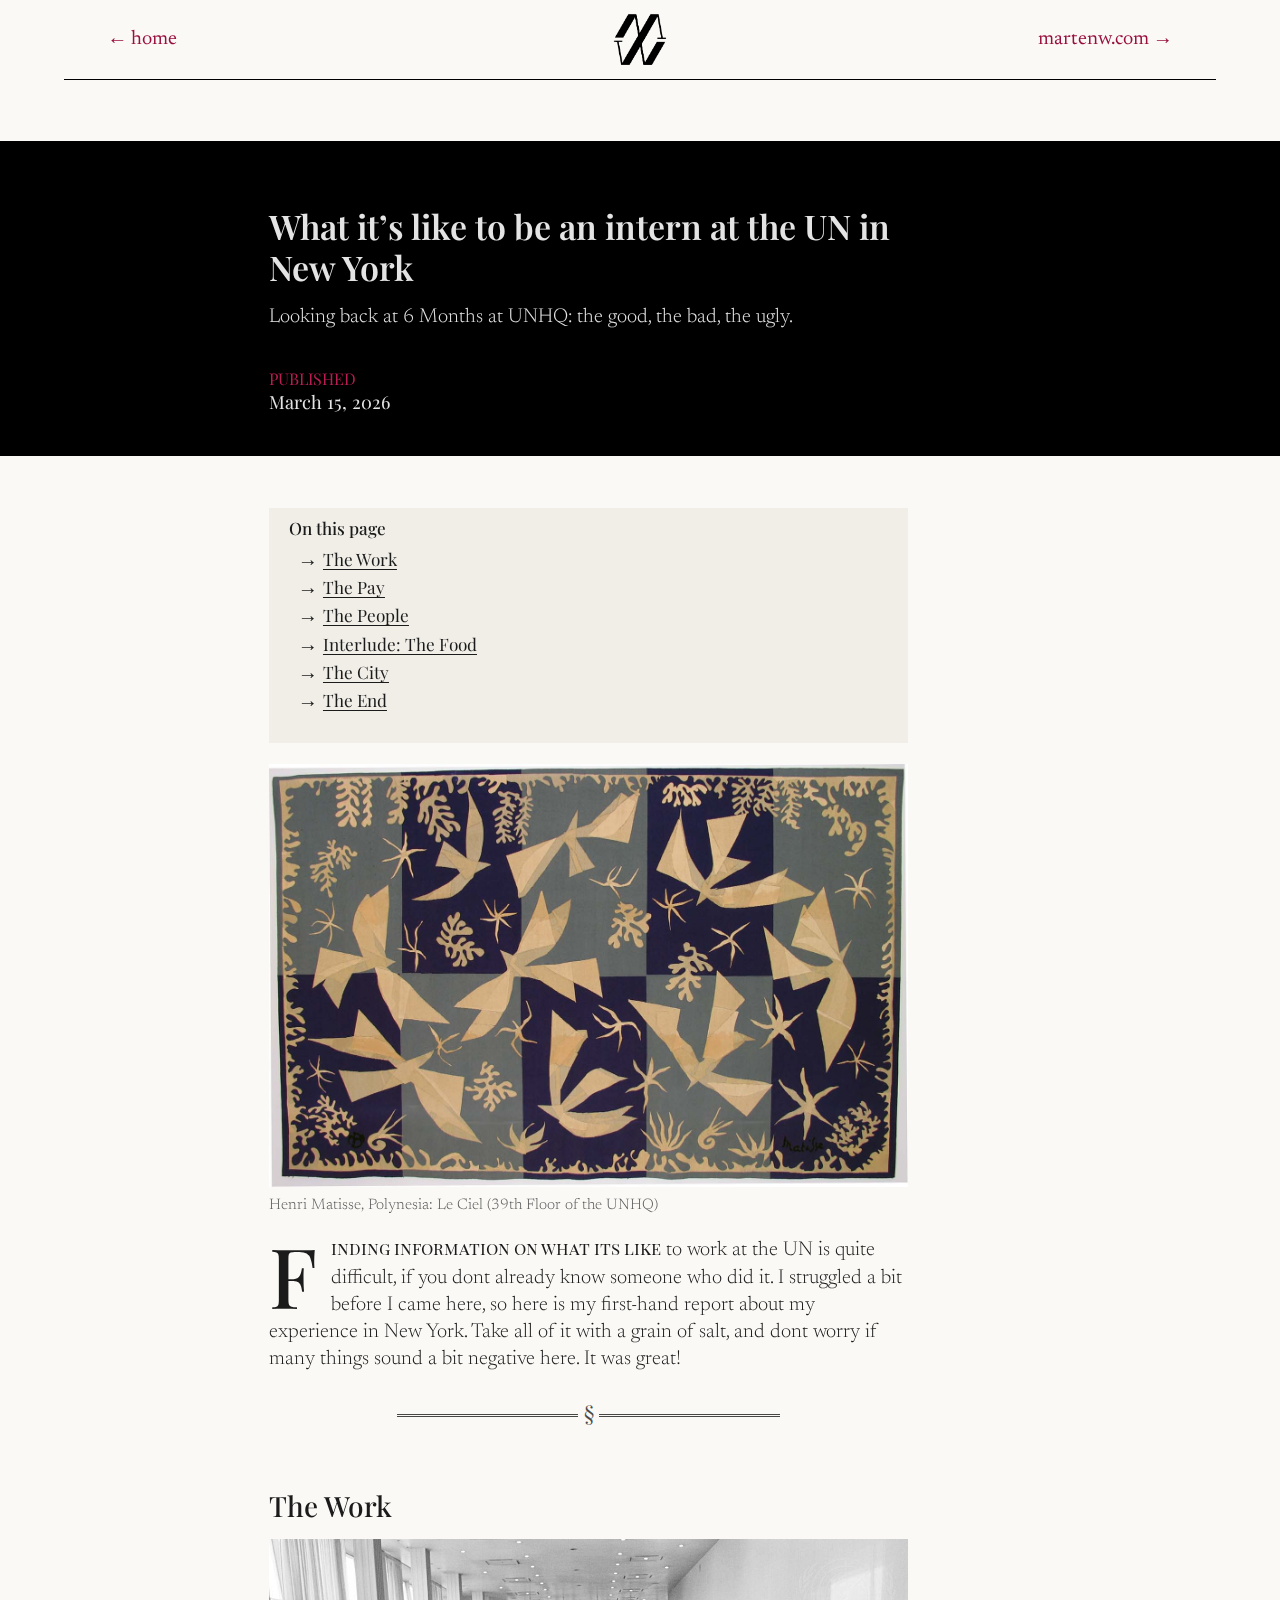
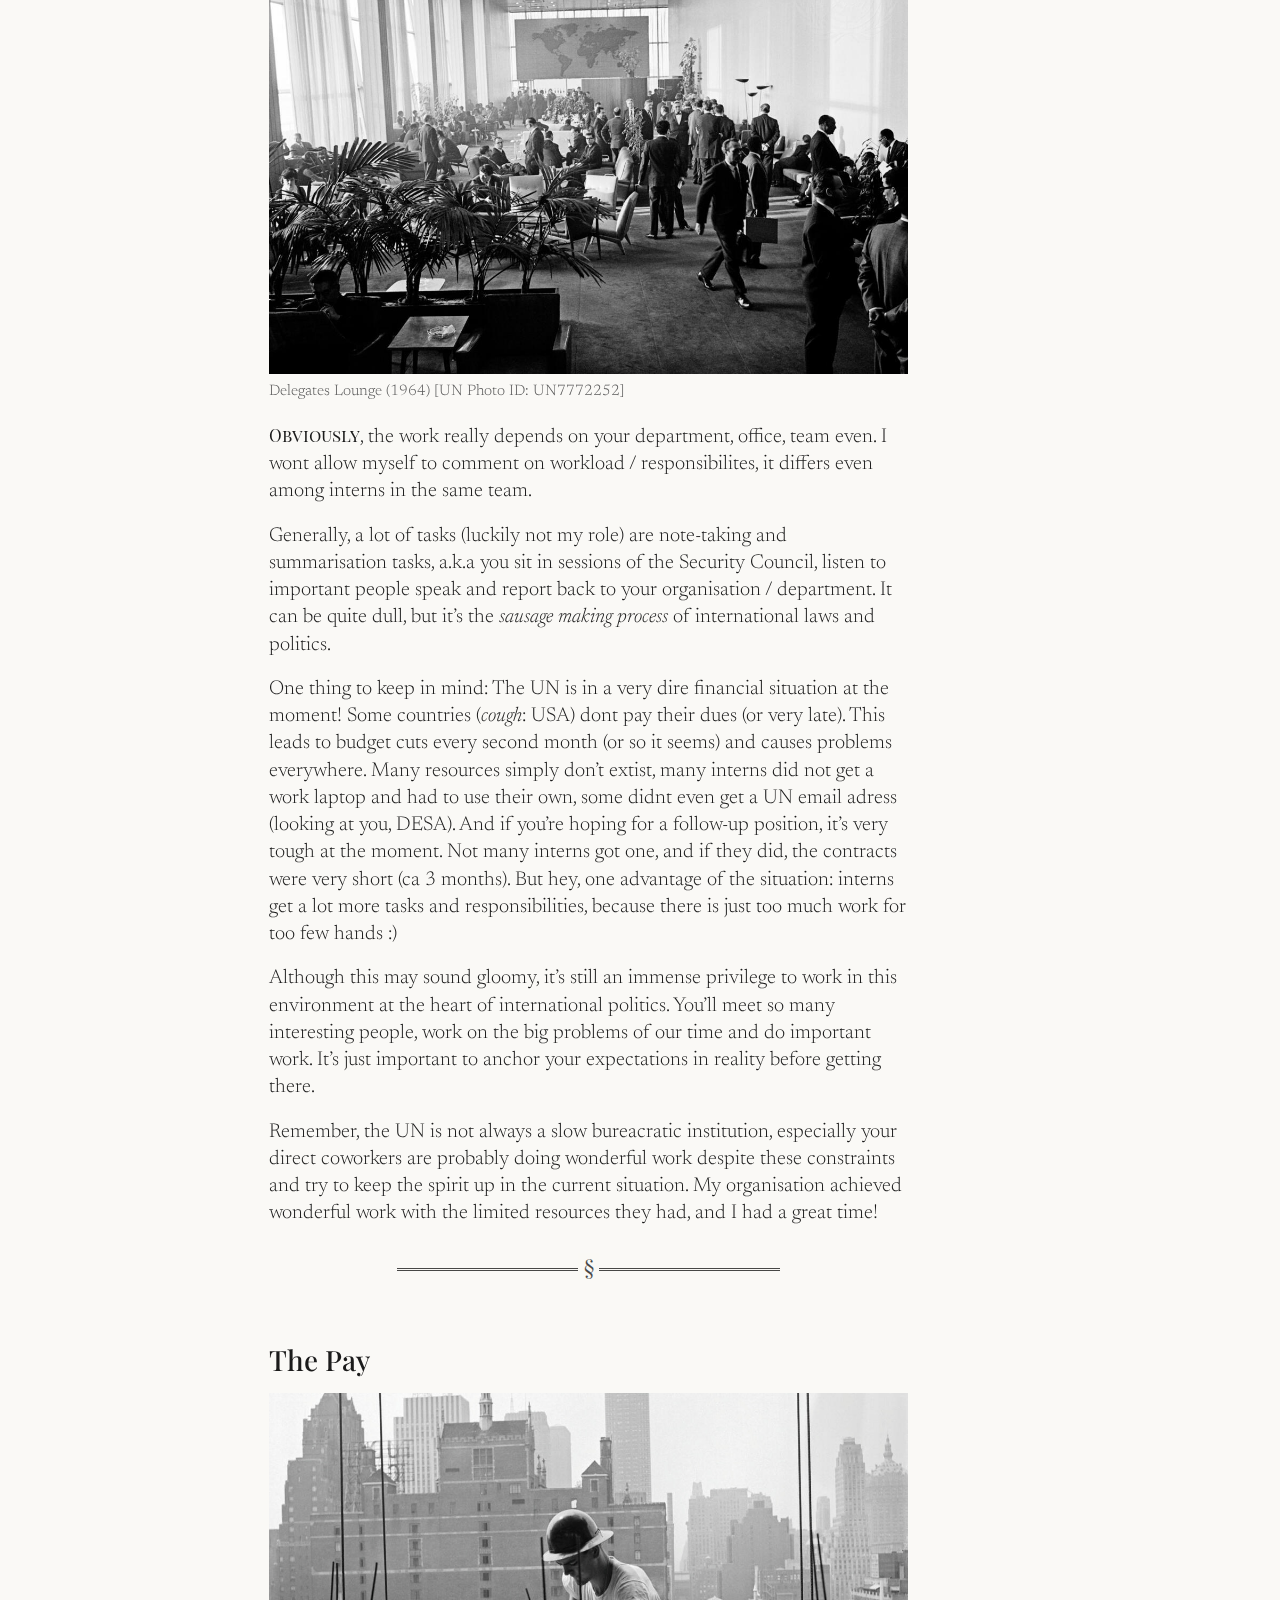
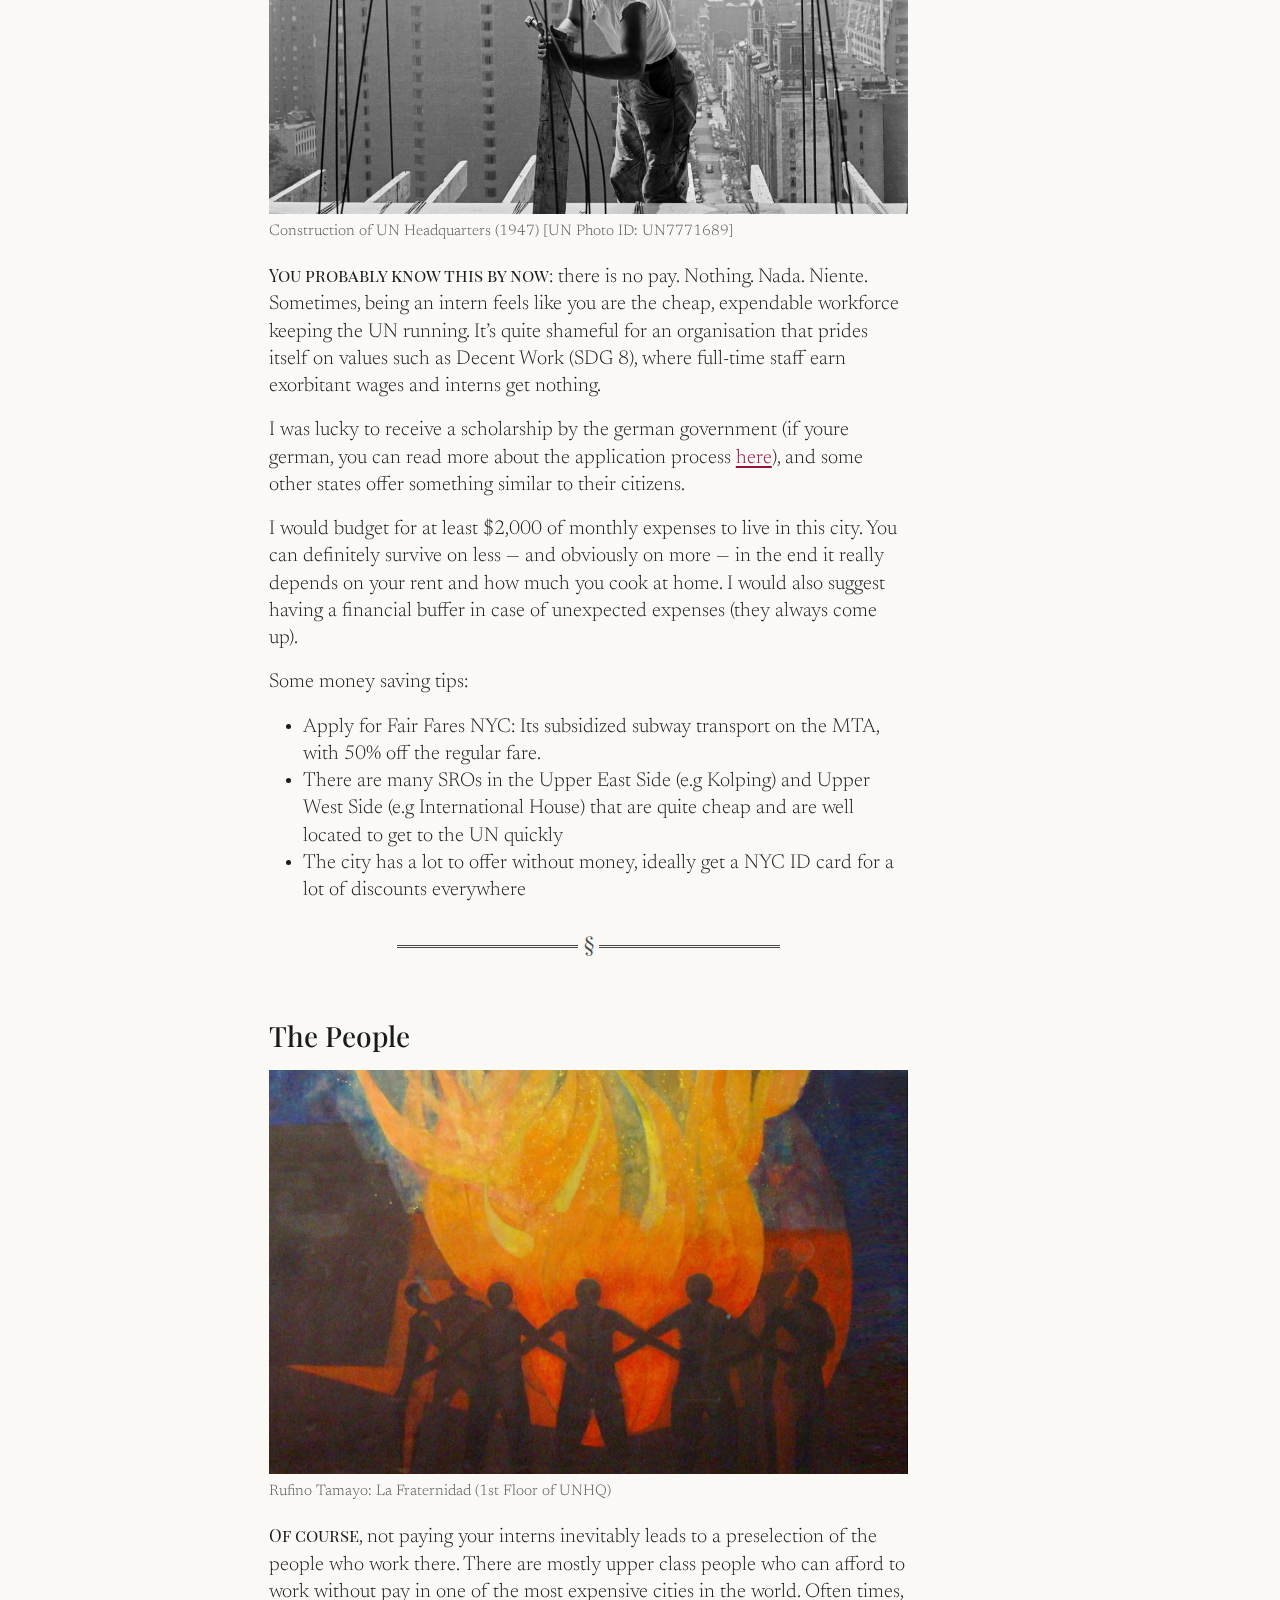
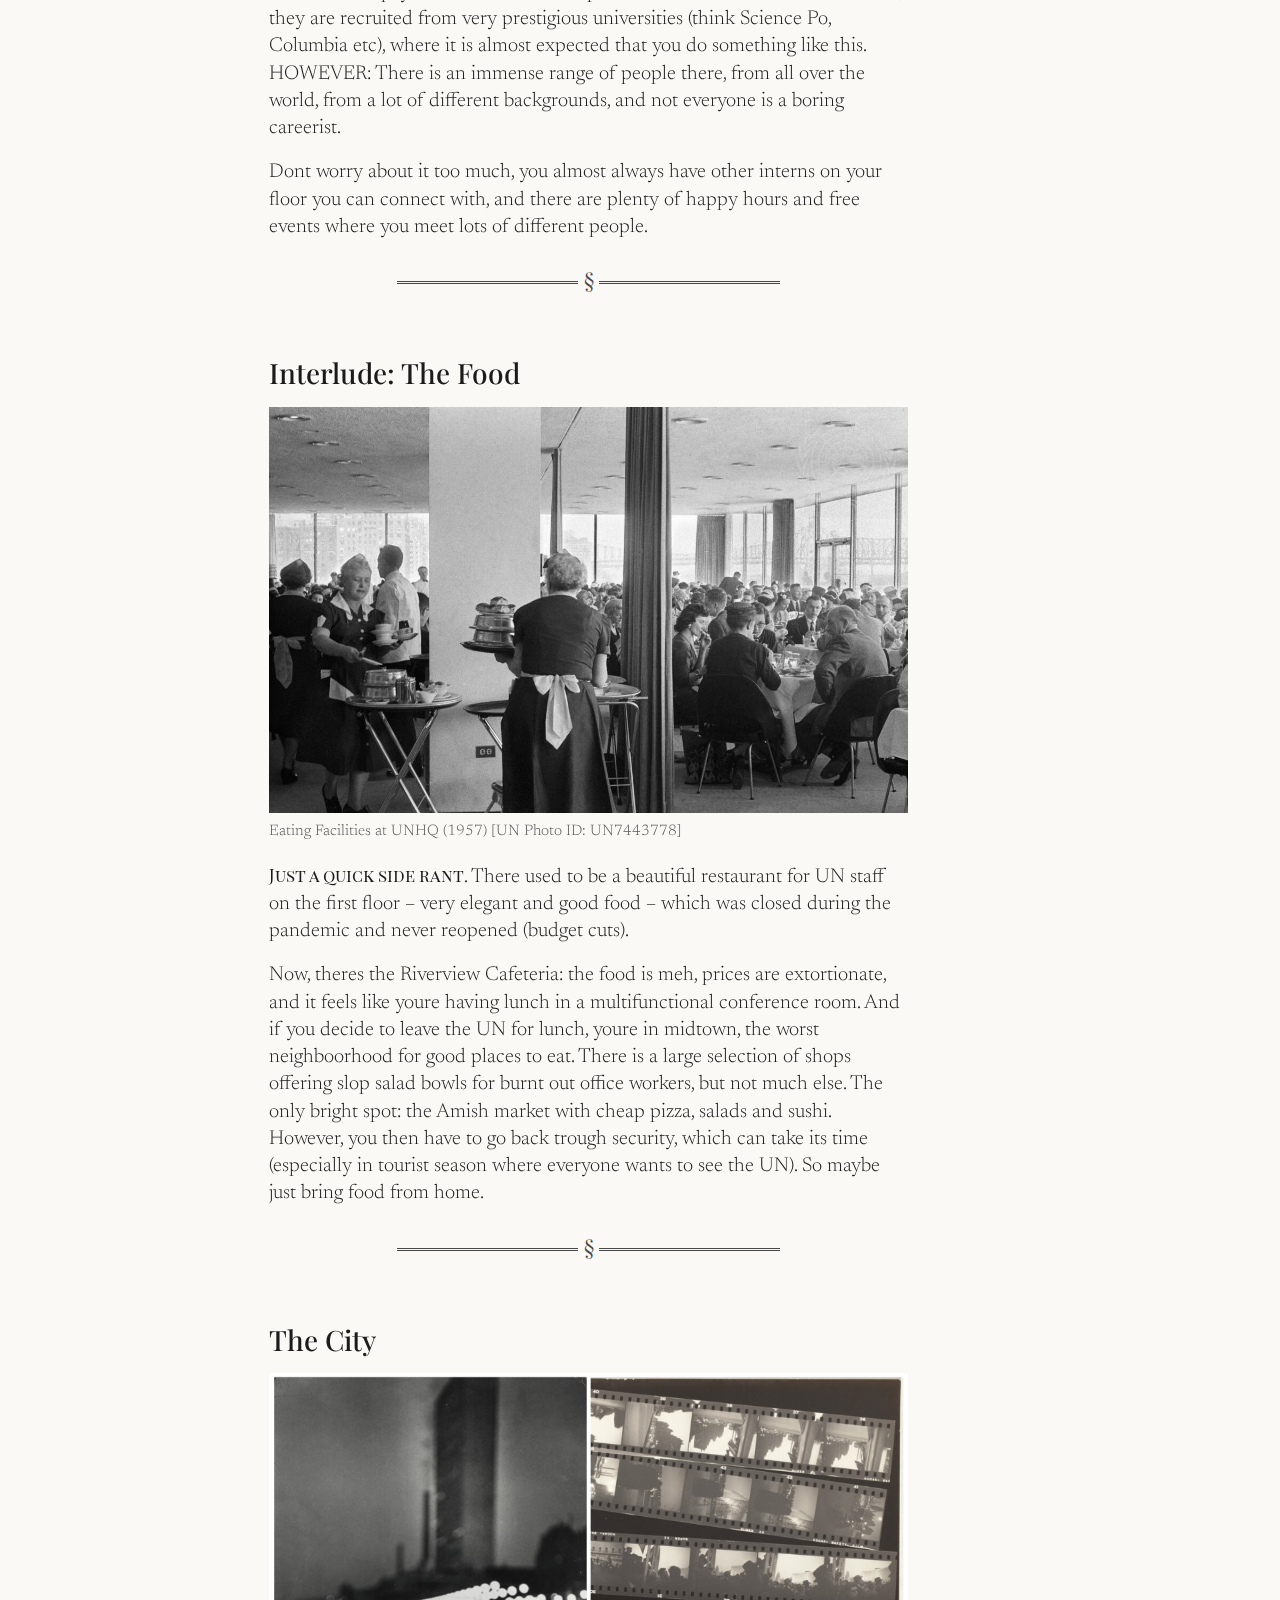
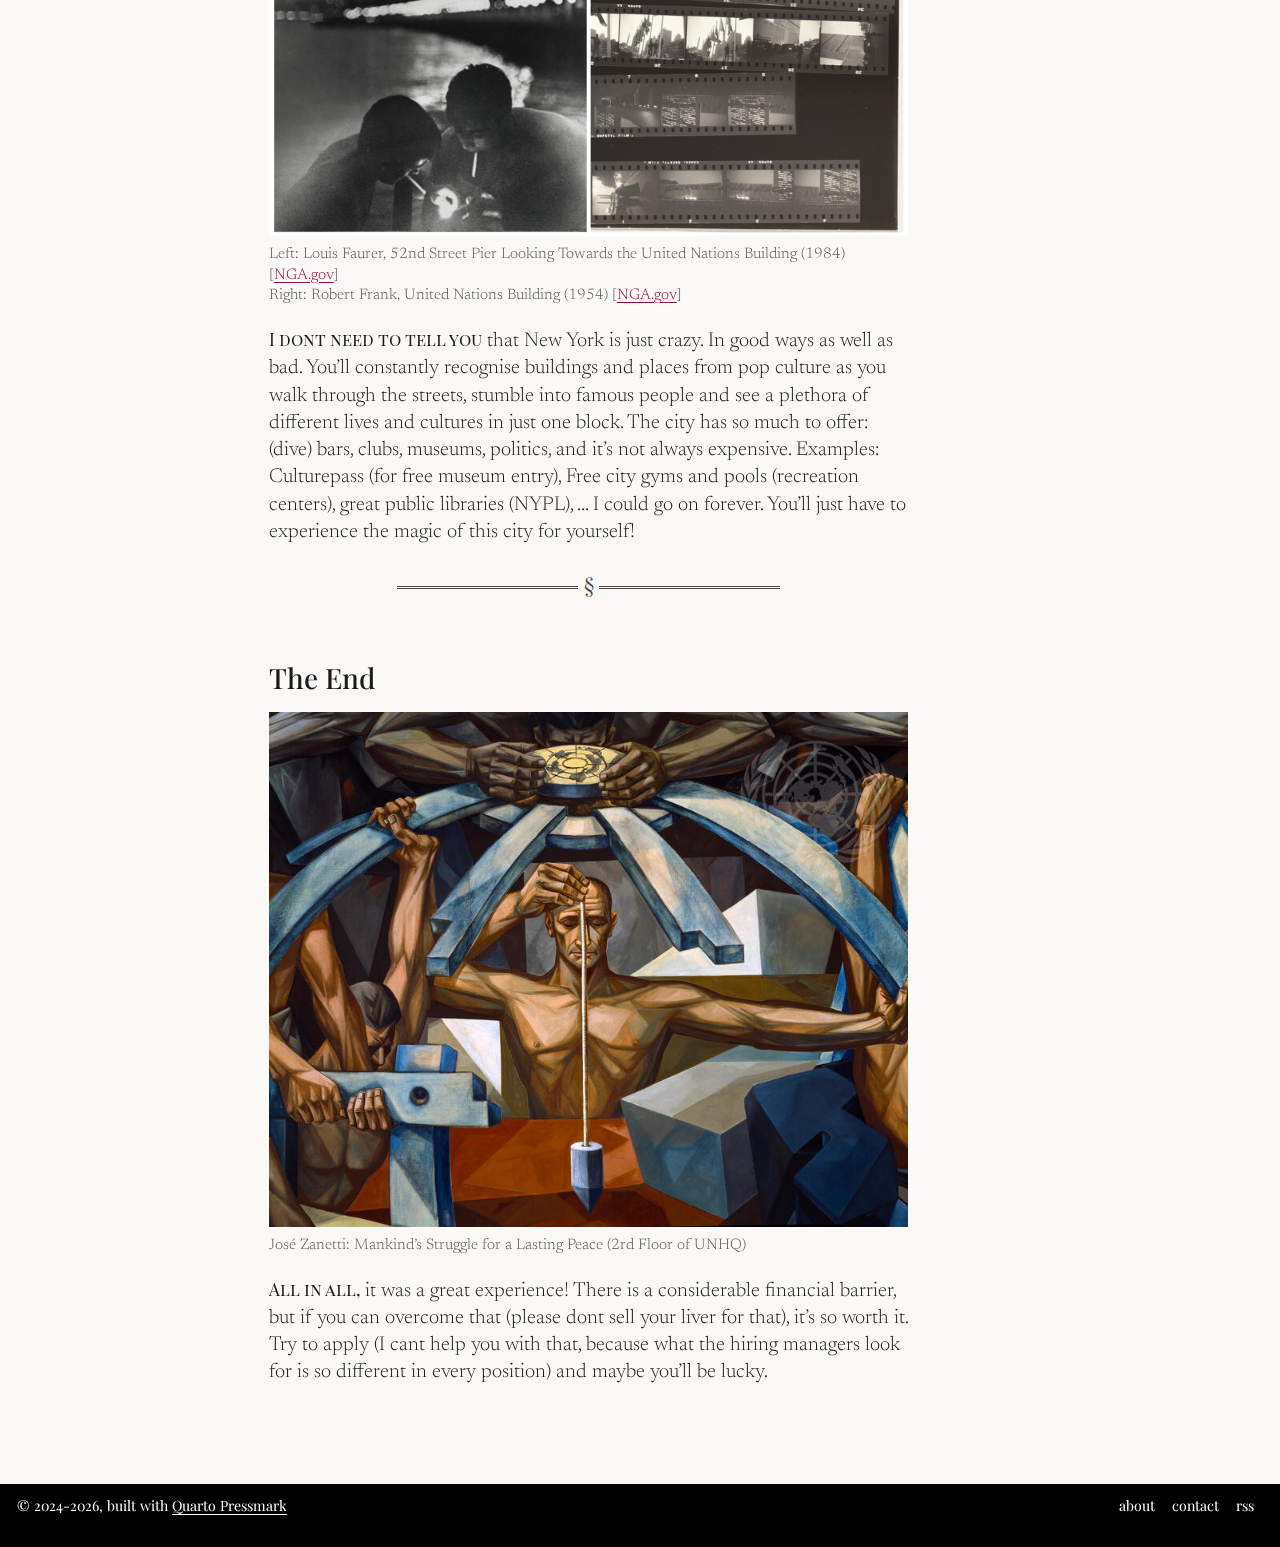
<file: texts/unhq/index.html>
<!DOCTYPE html>
<html xmlns="http://www.w3.org/1999/xhtml" lang="en" xml:lang="en"><head>

<meta charset="utf-8">
<meta name="generator" content="quarto-1.9.37">

<meta name="viewport" content="width=device-width, initial-scale=1.0, user-scalable=yes">

<meta name="dcterms.date" content="2026-03-15">
<meta name="description" content="Looking back at 6 Months at UNHQ: the good, the bad, the ugly.">

<title>What it’s like to be an intern at the UN in New York</title>
<style>
/* Default styles provided by pandoc.
** See https://pandoc.org/MANUAL.html#variables-for-html for config info.
*/
code{white-space: pre-wrap;}
span.smallcaps{font-variant: small-caps;}
div.columns{display: flex; gap: min(4vw, 1.5em);}
div.column{flex: auto; overflow-x: auto;}
div.hanging-indent{margin-left: 1.5em; text-indent: -1.5em;}
ul.task-list{list-style: none;}
ul.task-list li input[type="checkbox"] {
  width: 0.8em;
  margin: 0 0.8em 0.2em -1em; /* quarto-specific, see https://github.com/quarto-dev/quarto-cli/issues/4556 */ 
  vertical-align: middle;
}
</style>


<script src="../../site_libs/quarto-nav/quarto-nav.js"></script>
<script src="../../site_libs/quarto-nav/headroom.min.js"></script>
<link href="../../images/favicon.ico" rel="icon">
<script src="../../site_libs/clipboard/clipboard.min.js"></script>
<script src="../../site_libs/quarto-html/quarto.js" type="module"></script>
<script src="../../site_libs/quarto-html/tabsets/tabsets.js" type="module"></script>
<script src="../../site_libs/quarto-html/popper.min.js"></script>
<script src="../../site_libs/quarto-html/tippy.umd.min.js"></script>
<script src="../../site_libs/quarto-html/anchor.min.js"></script>
<link href="../../site_libs/quarto-html/tippy.css" rel="stylesheet">
<link href="../../site_libs/quarto-html/quarto-syntax-highlighting-bdf67b448a403dde36248dfdc89c95ef.css" rel="stylesheet" id="quarto-text-highlighting-styles">
<script src="../../site_libs/bootstrap/bootstrap.min.js"></script>
<link href="../../site_libs/bootstrap/bootstrap-icons.css" rel="stylesheet">
<link href="../../site_libs/bootstrap/bootstrap-9b8ac93a01c3059d1909d98c0281fa93.min.css" rel="stylesheet" append-hash="true" id="quarto-bootstrap" data-mode="light">
<script id="quarto-search-options" type="application/json">{
  "language": {
    "search-no-results-text": "No results",
    "search-matching-documents-text": "matching documents",
    "search-copy-link-title": "Copy link to search",
    "search-hide-matches-text": "Hide additional matches",
    "search-more-match-text": "more match in this document",
    "search-more-matches-text": "more matches in this document",
    "search-clear-button-title": "Clear",
    "search-text-placeholder": "",
    "search-detached-cancel-button-title": "Cancel",
    "search-submit-button-title": "Submit",
    "search-label": "Search"
  }
}</script>


<meta property="og:title" content="What it’s like to be an intern at the UN in New York">
<meta property="og:description" content="Looking back at 6 Months at UNHQ: the good, the bad, the ugly.">
<meta property="og:image" content="https://mdwm.org/texts/unhq/polynesia.jpg">
<meta property="og:site_name" content="mdwm">
</head>

<body class="nav-fixed quarto-light">

<div id="quarto-search-results"></div>
  <header id="quarto-header" class="headroom fixed-top quarto-banner">
    <nav class="navbar navbar-expand-lg " data-bs-theme="dark">
      <div class="navbar-container container-fluid">
      <div class="navbar-brand-container mx-auto">
    <a href="../../index.html" class="navbar-brand navbar-brand-logo">
    <img src="../../images/logo.webp" alt="marten's blog" class="navbar-logo light-content">
    <img src="../../images/logo.webp" alt="marten's blog" class="navbar-logo dark-content">
    </a>
  </div>
          <button class="navbar-toggler" type="button" data-bs-toggle="collapse" data-bs-target="#navbarCollapse" aria-controls="navbarCollapse" role="menu" aria-expanded="false" aria-label="Toggle navigation" onclick="if (window.quartoToggleHeadroom) { window.quartoToggleHeadroom(); }">
  <span class="navbar-toggler-icon"></span>
</button>
          <div class="collapse navbar-collapse" id="navbarCollapse">
            <ul class="navbar-nav navbar-nav-scroll me-auto">
  <li class="nav-item">
    <a class="nav-link" href="../.././"> 
<span class="menu-text">← home</span></a>
  </li>  
</ul>
            <ul class="navbar-nav navbar-nav-scroll ms-auto">
  <li class="nav-item">
    <a class="nav-link" href="https://martenw.com"> 
<span class="menu-text">martenw.com →</span></a>
  </li>  
</ul>
          </div> <!-- /navcollapse -->
            <div class="quarto-navbar-tools">
</div>
      </div> <!-- /container-fluid -->
    </nav>
</header>
<!-- content -->
<header id="title-block-header" class="quarto-title-block default page-columns page-full">
  <div class="quarto-title-banner page-columns page-full">
    <div class="quarto-title column-body">
      <h1 class="title">What it’s like to be an intern at the UN in New York</h1>
                  <div>
        <div class="description">
          Looking back at 6 Months at UNHQ: the good, the bad, the ugly.
        </div>
      </div>
                </div>
  </div>
    
  
  <div class="quarto-title-meta">

      
      <div>
      <div class="quarto-title-meta-heading">Published</div>
      <div class="quarto-title-meta-contents">
        <p class="date">March 15, 2026</p>
      </div>
    </div>
    
      
    </div>
    
  
  </header><div id="quarto-content" class="quarto-container page-columns page-rows-contents page-layout-article page-navbar">
<!-- sidebar -->
<!-- margin-sidebar -->
    <div id="quarto-margin-sidebar" class="sidebar margin-sidebar zindex-bottom">
    </div>
<!-- main -->
<main class="content quarto-banner-title-block" id="quarto-document-content">




<nav id="TOC" role="doc-toc">
    <h2 id="toc-title">On this page</h2>
   
  <ul>
  <li><a href="#the-work" id="toc-the-work">The Work</a></li>
  <li><a href="#the-pay" id="toc-the-pay">The Pay</a></li>
  <li><a href="#the-people" id="toc-the-people">The People</a></li>
  <li><a href="#interlude-the-food" id="toc-interlude-the-food">Interlude: The Food</a></li>
  <li><a href="#the-city" id="toc-the-city">The City</a></li>
  <li><a href="#the-end" id="toc-the-end">The End</a></li>
  </ul>
</nav>
<div class="quarto-figure quarto-figure-center">
<figure class="figure">
<p><img src="polynesia.jpg" class="img-fluid figure-img"></p>
<figcaption>Henri Matisse, Polynesia: Le Ciel (39th Floor of the UNHQ)</figcaption>
</figure>
</div>
<p><strong><em><code>F</code>inding information on what its like</em></strong> to work at the UN is quite difficult, if you dont already know someone who did it. I struggled a bit before I came here, so here is my first-hand report about my experience in New York. Take all of it with a grain of salt, and dont worry if many things sound a bit negative here. It was great!</p>
<hr>
<section id="the-work" class="level2">
<h2 class="anchored" data-anchor-id="the-work">The Work</h2>
<div class="quarto-figure quarto-figure-center">
<figure class="figure">
<p><img src="delegates.jpg" class="img-fluid figure-img"></p>
<figcaption>Delegates Lounge (1964) [UN Photo ID: UN7772252]</figcaption>
</figure>
</div>
<p><strong><em>Obviously</em></strong>, the work really depends on your department, office, team even. I wont allow myself to comment on workload / responsibilites, it differs even among interns in the same team.</p>
<p>Generally, a lot of tasks (luckily not my role) are note-taking and summarisation tasks, a.k.a you sit in sessions of the Security Council, listen to important people speak and report back to your organisation / department. It can be quite dull, but it’s the <em>sausage making process</em> of international laws and politics.</p>
<p>One thing to keep in mind: The UN is in a very dire financial situation at the moment! Some countries (<em>cough</em>: USA) dont pay their dues (or very late). This leads to budget cuts every second month (or so it seems) and causes problems everywhere. Many resources simply don’t extist, many interns did not get a work laptop and had to use their own, some didnt even get a UN email adress (looking at you, DESA). And if you’re hoping for a follow-up position, it’s very tough at the moment. Not many interns got one, and if they did, the contracts were very short (ca 3 months). But hey, one advantage of the situation: interns get a lot more tasks and responsibilities, because there is just too much work for too few hands :)</p>
<p>Although this may sound gloomy, it’s still an immense privilege to work in this environment at the heart of international politics. You’ll meet so many interesting people, work on the big problems of our time and do important work. It’s just important to anchor your expectations in reality before getting there.</p>
<p>Remember, the UN is not always a slow bureacratic institution, especially your direct coworkers are probably doing wonderful work despite these constraints and try to keep the spirit up in the current situation. My organisation achieved wonderful work with the limited resources they had, and I had a great time!</p>
<hr>
</section>
<section id="the-pay" class="level2">
<h2 class="anchored" data-anchor-id="the-pay">The Pay</h2>
<div class="quarto-figure quarto-figure-center">
<figure class="figure">
<p><img src="worker.jpg" class="img-fluid figure-img"></p>
<figcaption>Construction of UN Headquarters (1947) [UN Photo ID: UN7771689]</figcaption>
</figure>
</div>
<p><strong><em>You probably know this by now</em></strong>: there is no pay. Nothing. Nada. Niente. Sometimes, being an intern feels like you are the cheap, expendable workforce keeping the UN running. It’s quite shameful for an organisation that prides itself on values such as Decent Work (SDG 8), where full-time staff earn exorbitant wages and interns get nothing.</p>
<p>I was lucky to receive a scholarship by the german government (if youre german, you can read more about the application process <a href="../carloschmid/">here</a>), and some other states offer something similar to their citizens.</p>
<p>I would budget for at least $2,000 of monthly expenses to live in this city. You can definitely survive on less — and obviously on more — in the end it really depends on your rent and how much you cook at home. I would also suggest having a financial buffer in case of unexpected expenses (they always come up).</p>
<p>Some money saving tips:</p>
<ul>
<li>Apply for Fair Fares NYC: Its subsidized subway transport on the MTA, with 50% off the regular fare.</li>
<li>There are many SROs in the Upper East Side (e.g Kolping) and Upper West Side (e.g International House) that are quite cheap and are well located to get to the UN quickly</li>
<li>The city has a lot to offer without money, ideally get a NYC ID card for a lot of discounts everywhere</li>
</ul>
<hr>
</section>
<section id="the-people" class="level2">
<h2 class="anchored" data-anchor-id="the-people">The People</h2>
<div class="quarto-figure quarto-figure-center">
<figure class="figure">
<p><img src="people.jpg" class="img-fluid figure-img"></p>
<figcaption>Rufino Tamayo: La Fraternidad (1st Floor of UNHQ)</figcaption>
</figure>
</div>
<p><strong><em>Of course</em></strong>, not paying your interns inevitably leads to a preselection of the people who work there. There are mostly upper class people who can afford to work without pay in one of the most expensive cities in the world. Often times, they are recruited from very prestigious universities (think Science Po, Columbia etc), where it is almost expected that you do something like this. HOWEVER: There is an immense range of people there, from all over the world, from a lot of different backgrounds, and not everyone is a boring careerist.</p>
<p>Dont worry about it too much, you almost always have other interns on your floor you can connect with, and there are plenty of happy hours and free events where you meet lots of different people.</p>
<hr>
</section>
<section id="interlude-the-food" class="level2">
<h2 class="anchored" data-anchor-id="interlude-the-food">Interlude: The Food</h2>
<div class="quarto-figure quarto-figure-center">
<figure class="figure">
<p><img src="dining.jpg" class="img-fluid figure-img"></p>
<figcaption>Eating Facilities at UNHQ (1957) [UN Photo ID: UN7443778]</figcaption>
</figure>
</div>
<p><strong><em>Just a quick side rant</em></strong>. There used to be a beautiful restaurant for UN staff on the first floor – very elegant and good food – which was closed during the pandemic and never reopened (budget cuts).</p>
<p>Now, theres the Riverview Cafeteria: the food is meh, prices are extortionate, and it feels like youre having lunch in a multifunctional conference room. And if you decide to leave the UN for lunch, youre in midtown, the worst neighboorhood for good places to eat. There is a large selection of shops offering slop salad bowls for burnt out office workers, but not much else. The only bright spot: the Amish market with cheap pizza, salads and sushi. However, you then have to go back trough security, which can take its time (especially in tourist season where everyone wants to see the UN). So maybe just bring food from home.</p>
<hr>
</section>
<section id="the-city" class="level2">
<h2 class="anchored" data-anchor-id="the-city">The City</h2>
<div class="quarto-figure quarto-figure-center">
<figure class="figure">
<p><img src="building.png" class="img-fluid figure-img"></p>
<figcaption>Left: Louis Faurer, 52nd Street Pier Looking Towards the United Nations Building (1984) [<a href="https://www.nga.gov/artworks/222079-52nd-street-pier-looking-towards-united-nations-building-new-york-new-york">NGA.gov</a>] <br> Right: Robert Frank, United Nations Building (1954) [<a href="https://www.nga.gov/artworks/89446-united-nations-building-new-york-city-no-number">NGA.gov</a>]</figcaption>
</figure>
</div>
<p><strong><em>I dont need to tell you</em></strong> that New York is just crazy. In good ways as well as bad. You’ll constantly recognise buildings and places from pop culture as you walk through the streets, stumble into famous people and see a plethora of different lives and cultures in just one block. The city has so much to offer: (dive) bars, clubs, museums, politics, and it’s not always expensive. Examples: Culturepass (for free museum entry), Free city gyms and pools (recreation centers), great public libraries (NYPL), … I could go on forever. You’ll just have to experience the magic of this city for yourself!</p>
<hr>
</section>
<section id="the-end" class="level2">
<h2 class="anchored" data-anchor-id="the-end">The End</h2>
<div class="quarto-figure quarto-figure-center">
<figure class="figure">
<p><img src="peace.jpg" class="img-fluid figure-img"></p>
<figcaption>José Zanetti: Mankind’s Struggle for a Lasting Peace (2rd Floor of UNHQ)</figcaption>
</figure>
</div>
<p><strong><em>All in all,</em></strong> it was a great experience! There is a considerable financial barrier, but if you can overcome that (please dont sell your liver for that), it’s so worth it. Try to apply (I cant help you with that, because what the hiring managers look for is so different in every position) and maybe you’ll be lucky.</p>


</section>

</main> <!-- /main -->
<script id="quarto-html-after-body" type="application/javascript">
  window.document.addEventListener("DOMContentLoaded", function (event) {
    const icon = "";
    const anchorJS = new window.AnchorJS();
    anchorJS.options = {
      placement: 'right',
      icon: icon
    };
    anchorJS.add('.anchored');
    const isCodeAnnotation = (el) => {
      for (const clz of el.classList) {
        if (clz.startsWith('code-annotation-')) {                     
          return true;
        }
      }
      return false;
    }
    const onCopySuccess = function(e) {
      // button target
      const button = e.trigger;
      // don't keep focus
      button.blur();
      // flash "checked"
      button.classList.add('code-copy-button-checked');
      var currentTitle = button.getAttribute("title");
      button.setAttribute("title", "Copied!");
      let tooltip;
      if (window.bootstrap) {
        button.setAttribute("data-bs-toggle", "tooltip");
        button.setAttribute("data-bs-placement", "left");
        button.setAttribute("data-bs-title", "Copied!");
        tooltip = new bootstrap.Tooltip(button, 
          { trigger: "manual", 
            customClass: "code-copy-button-tooltip",
            offset: [0, -8]});
        tooltip.show();    
      }
      setTimeout(function() {
        if (tooltip) {
          tooltip.hide();
          button.removeAttribute("data-bs-title");
          button.removeAttribute("data-bs-toggle");
          button.removeAttribute("data-bs-placement");
        }
        button.setAttribute("title", currentTitle);
        button.classList.remove('code-copy-button-checked');
      }, 1000);
      // clear code selection
      e.clearSelection();
    }
    const getTextToCopy = function(trigger) {
      const outerScaffold = trigger.parentElement.cloneNode(true);
      const codeEl = outerScaffold.querySelector('code');
      for (const childEl of codeEl.children) {
        if (isCodeAnnotation(childEl)) {
          childEl.remove();
        }
      }
      return codeEl.innerText;
    }
    const clipboard = new window.ClipboardJS('.code-copy-button:not([data-in-quarto-modal])', {
      text: getTextToCopy
    });
    clipboard.on('success', onCopySuccess);
    if (window.document.getElementById('quarto-embedded-source-code-modal')) {
      const clipboardModal = new window.ClipboardJS('.code-copy-button[data-in-quarto-modal]', {
        text: getTextToCopy,
        container: window.document.getElementById('quarto-embedded-source-code-modal')
      });
      clipboardModal.on('success', onCopySuccess);
    }
      var localhostRegex = new RegExp(/^(?:http|https):\/\/localhost\:?[0-9]*\//);
      var mailtoRegex = new RegExp(/^mailto:/);
        var filterRegex = new RegExp("https:\/\/mdwm\.org\/");
      var isInternal = (href) => {
          return filterRegex.test(href) || localhostRegex.test(href) || mailtoRegex.test(href);
      }
      // Inspect non-navigation links and adorn them if external
     var links = window.document.querySelectorAll('a[href]:not(.nav-link):not(.navbar-brand):not(.toc-action):not(.sidebar-link):not(.sidebar-item-toggle):not(.pagination-link):not(.no-external):not([aria-hidden]):not(.dropdown-item):not(.quarto-navigation-tool):not(.about-link)');
      for (var i=0; i<links.length; i++) {
        const link = links[i];
        if (!isInternal(link.href)) {
          // undo the damage that might have been done by quarto-nav.js in the case of
          // links that we want to consider external
          if (link.dataset.originalHref !== undefined) {
            link.href = link.dataset.originalHref;
          }
            // target, if specified
            link.setAttribute("target", "_blank");
            if (link.getAttribute("rel") === null) {
              link.setAttribute("rel", "noopener");
            }
        }
      }
    function tippyHover(el, contentFn, onTriggerFn, onUntriggerFn) {
      const config = {
        allowHTML: true,
        maxWidth: 500,
        delay: 100,
        arrow: false,
        appendTo: function(el) {
            return el.parentElement;
        },
        interactive: true,
        interactiveBorder: 10,
        theme: 'quarto',
        placement: 'bottom-start',
      };
      if (contentFn) {
        config.content = contentFn;
      }
      if (onTriggerFn) {
        config.onTrigger = onTriggerFn;
      }
      if (onUntriggerFn) {
        config.onUntrigger = onUntriggerFn;
      }
      window.tippy(el, config); 
    }
    const noterefs = window.document.querySelectorAll('a[role="doc-noteref"]');
    for (var i=0; i<noterefs.length; i++) {
      const ref = noterefs[i];
      tippyHover(ref, function() {
        // use id or data attribute instead here
        let href = ref.getAttribute('data-footnote-href') || ref.getAttribute('href');
        try { href = new URL(href).hash; } catch {}
        const id = href.replace(/^#\/?/, "");
        const note = window.document.getElementById(id);
        if (note) {
          return note.innerHTML;
        } else {
          return "";
        }
      });
    }
    const xrefs = window.document.querySelectorAll('a.quarto-xref');
    const processXRef = (id, note) => {
      // Strip column container classes
      const stripColumnClz = (el) => {
        el.classList.remove("page-full", "page-columns");
        if (el.children) {
          for (const child of el.children) {
            stripColumnClz(child);
          }
        }
      }
      stripColumnClz(note)
      if (id === null || id.startsWith('sec-')) {
        // Special case sections, only their first couple elements
        const container = document.createElement("div");
        if (note.children && note.children.length > 2) {
          container.appendChild(note.children[0].cloneNode(true));
          for (let i = 1; i < note.children.length; i++) {
            const child = note.children[i];
            if (child.tagName === "P" && child.innerText === "") {
              continue;
            } else {
              container.appendChild(child.cloneNode(true));
              break;
            }
          }
          if (window.Quarto?.typesetMath) {
            window.Quarto.typesetMath(container);
          }
          return container.innerHTML
        } else {
          if (window.Quarto?.typesetMath) {
            window.Quarto.typesetMath(note);
          }
          return note.innerHTML;
        }
      } else {
        // Remove any anchor links if they are present
        const anchorLink = note.querySelector('a.anchorjs-link');
        if (anchorLink) {
          anchorLink.remove();
        }
        if (window.Quarto?.typesetMath) {
          window.Quarto.typesetMath(note);
        }
        if (note.classList.contains("callout")) {
          return note.outerHTML;
        } else {
          return note.innerHTML;
        }
      }
    }
    for (var i=0; i<xrefs.length; i++) {
      const xref = xrefs[i];
      tippyHover(xref, undefined, function(instance) {
        instance.disable();
        let url = xref.getAttribute('href');
        let hash = undefined; 
        if (url.startsWith('#')) {
          hash = url;
        } else {
          try { hash = new URL(url).hash; } catch {}
        }
        if (hash) {
          const id = hash.replace(/^#\/?/, "");
          const note = window.document.getElementById(id);
          if (note !== null) {
            try {
              const html = processXRef(id, note.cloneNode(true));
              instance.setContent(html);
            } finally {
              instance.enable();
              instance.show();
            }
          } else {
            // See if we can fetch this
            fetch(url.split('#')[0])
            .then(res => res.text())
            .then(html => {
              const parser = new DOMParser();
              const htmlDoc = parser.parseFromString(html, "text/html");
              const note = htmlDoc.getElementById(id);
              if (note !== null) {
                const html = processXRef(id, note);
                instance.setContent(html);
              } 
            }).finally(() => {
              instance.enable();
              instance.show();
            });
          }
        } else {
          // See if we can fetch a full url (with no hash to target)
          // This is a special case and we should probably do some content thinning / targeting
          fetch(url)
          .then(res => res.text())
          .then(html => {
            const parser = new DOMParser();
            const htmlDoc = parser.parseFromString(html, "text/html");
            const note = htmlDoc.querySelector('main.content');
            if (note !== null) {
              // This should only happen for chapter cross references
              // (since there is no id in the URL)
              // remove the first header
              if (note.children.length > 0 && note.children[0].tagName === "HEADER") {
                note.children[0].remove();
              }
              const html = processXRef(null, note);
              instance.setContent(html);
            } 
          }).finally(() => {
            instance.enable();
            instance.show();
          });
        }
      }, function(instance) {
      });
    }
        let selectedAnnoteEl;
        const selectorForAnnotation = ( cell, annotation) => {
          let cellAttr = 'data-code-cell="' + cell + '"';
          let lineAttr = 'data-code-annotation="' +  annotation + '"';
          const selector = 'span[' + cellAttr + '][' + lineAttr + ']';
          return selector;
        }
        const selectCodeLines = (annoteEl) => {
          const doc = window.document;
          const targetCell = annoteEl.getAttribute("data-target-cell");
          const targetAnnotation = annoteEl.getAttribute("data-target-annotation");
          const annoteSpan = window.document.querySelector(selectorForAnnotation(targetCell, targetAnnotation));
          const lines = annoteSpan.getAttribute("data-code-lines").split(",");
          const lineIds = lines.map((line) => {
            return targetCell + "-" + line;
          })
          let top = null;
          let height = null;
          let parent = null;
          if (lineIds.length > 0) {
              //compute the position of the single el (top and bottom and make a div)
              const el = window.document.getElementById(lineIds[0]);
              top = el.offsetTop;
              height = el.offsetHeight;
              parent = el.parentElement.parentElement;
            if (lineIds.length > 1) {
              const lastEl = window.document.getElementById(lineIds[lineIds.length - 1]);
              const bottom = lastEl.offsetTop + lastEl.offsetHeight;
              height = bottom - top;
            }
            if (top !== null && height !== null && parent !== null) {
              // cook up a div (if necessary) and position it 
              let div = window.document.getElementById("code-annotation-line-highlight");
              if (div === null) {
                div = window.document.createElement("div");
                div.setAttribute("id", "code-annotation-line-highlight");
                div.style.position = 'absolute';
                parent.appendChild(div);
              }
              div.style.top = top - 2 + "px";
              div.style.height = height + 4 + "px";
              div.style.left = 0;
              let gutterDiv = window.document.getElementById("code-annotation-line-highlight-gutter");
              if (gutterDiv === null) {
                gutterDiv = window.document.createElement("div");
                gutterDiv.setAttribute("id", "code-annotation-line-highlight-gutter");
                gutterDiv.style.position = 'absolute';
                const codeCell = window.document.getElementById(targetCell);
                const gutter = codeCell.querySelector('.code-annotation-gutter');
                gutter.appendChild(gutterDiv);
              }
              gutterDiv.style.top = top - 2 + "px";
              gutterDiv.style.height = height + 4 + "px";
            }
            selectedAnnoteEl = annoteEl;
          }
        };
        const unselectCodeLines = () => {
          const elementsIds = ["code-annotation-line-highlight", "code-annotation-line-highlight-gutter"];
          elementsIds.forEach((elId) => {
            const div = window.document.getElementById(elId);
            if (div) {
              div.remove();
            }
          });
          selectedAnnoteEl = undefined;
        };
          // Handle positioning of the toggle
      window.addEventListener(
        "resize",
        throttle(() => {
          elRect = undefined;
          if (selectedAnnoteEl) {
            selectCodeLines(selectedAnnoteEl);
          }
        }, 10)
      );
      function throttle(fn, ms) {
      let throttle = false;
      let timer;
        return (...args) => {
          if(!throttle) { // first call gets through
              fn.apply(this, args);
              throttle = true;
          } else { // all the others get throttled
              if(timer) clearTimeout(timer); // cancel #2
              timer = setTimeout(() => {
                fn.apply(this, args);
                timer = throttle = false;
              }, ms);
          }
        };
      }
        // Attach click handler to the DT
        const annoteDls = window.document.querySelectorAll('dt[data-target-cell]');
        for (const annoteDlNode of annoteDls) {
          annoteDlNode.addEventListener('click', (event) => {
            const clickedEl = event.target;
            if (clickedEl !== selectedAnnoteEl) {
              unselectCodeLines();
              const activeEl = window.document.querySelector('dt[data-target-cell].code-annotation-active');
              if (activeEl) {
                activeEl.classList.remove('code-annotation-active');
              }
              selectCodeLines(clickedEl);
              clickedEl.classList.add('code-annotation-active');
            } else {
              // Unselect the line
              unselectCodeLines();
              clickedEl.classList.remove('code-annotation-active');
            }
          });
        }
    const findCites = (el) => {
      const parentEl = el.parentElement;
      if (parentEl) {
        const cites = parentEl.dataset.cites;
        if (cites) {
          return {
            el,
            cites: cites.split(' ')
          };
        } else {
          return findCites(el.parentElement)
        }
      } else {
        return undefined;
      }
    };
    var bibliorefs = window.document.querySelectorAll('a[role="doc-biblioref"]');
    for (var i=0; i<bibliorefs.length; i++) {
      const ref = bibliorefs[i];
      const citeInfo = findCites(ref);
      if (citeInfo) {
        tippyHover(citeInfo.el, function() {
          var popup = window.document.createElement('div');
          citeInfo.cites.forEach(function(cite) {
            var citeDiv = window.document.createElement('div');
            citeDiv.classList.add('hanging-indent');
            citeDiv.classList.add('csl-entry');
            var biblioDiv = window.document.getElementById('ref-' + cite);
            if (biblioDiv) {
              citeDiv.innerHTML = biblioDiv.innerHTML;
            }
            popup.appendChild(citeDiv);
          });
          return popup.innerHTML;
        });
      }
    }
  });
  </script>
</div> <!-- /content -->
<footer class="footer">
  <div class="nav-footer">
    <div class="nav-footer-left">
<p>© 2024-2026, built with <a href="https://mdwm.org/quarto-pressmark" target="_blank">Quarto Pressmark</a></p>
</div>   
    <div class="nav-footer-center">
      &nbsp;
    </div>
    <div class="nav-footer-right">
      <ul class="footer-items list-unstyled">
    <li class="nav-item">
    <a class="nav-link" href="../../about.html">
<p>about</p>
</a>
  </li>  
    <li class="nav-item">
    <a class="nav-link" href="mailto:hi@mdwm.org">
<p>contact</p>
</a>
  </li>  
    <li class="nav-item">
    <a class="nav-link" href="../../texts/index.xml">
<p>rss</p>
</a>
  </li>  
</ul>
    </div>
  </div>
</footer>




</body></html>
</file>
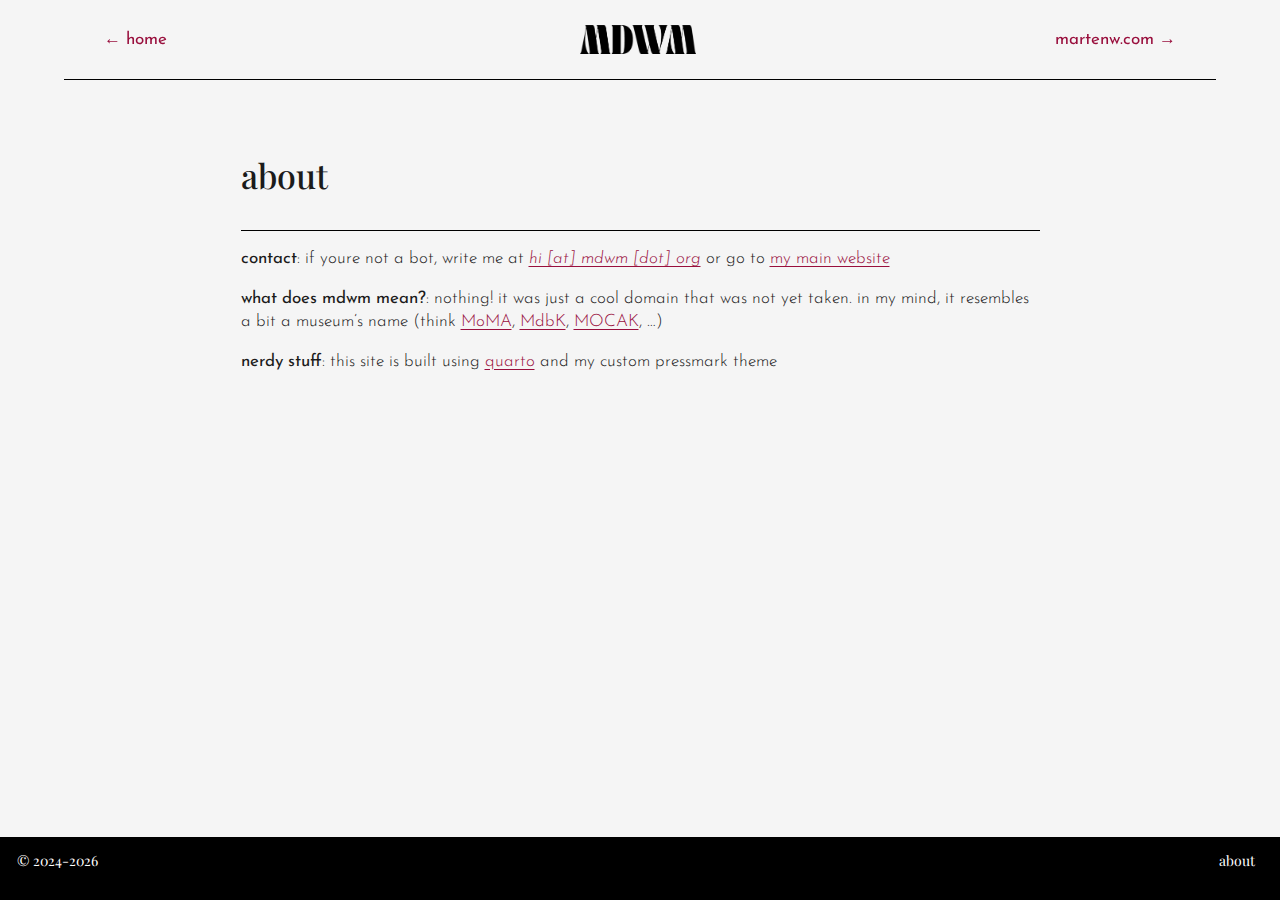
<file: about.html>
<!DOCTYPE html>
<html xmlns="http://www.w3.org/1999/xhtml" lang="en" xml:lang="en"><head>

<meta charset="utf-8">
<meta name="generator" content="quarto-1.9.36">

<meta name="viewport" content="width=device-width, initial-scale=1.0, user-scalable=yes">


<title>about</title>
<style>
/* Default styles provided by pandoc.
** See https://pandoc.org/MANUAL.html#variables-for-html for config info.
*/
code{white-space: pre-wrap;}
span.smallcaps{font-variant: small-caps;}
div.columns{display: flex; gap: min(4vw, 1.5em);}
div.column{flex: auto; overflow-x: auto;}
div.hanging-indent{margin-left: 1.5em; text-indent: -1.5em;}
ul.task-list{list-style: none;}
ul.task-list li input[type="checkbox"] {
  width: 0.8em;
  margin: 0 0.8em 0.2em -1em; /* quarto-specific, see https://github.com/quarto-dev/quarto-cli/issues/4556 */ 
  vertical-align: middle;
}
</style>


<script src="site_libs/quarto-nav/quarto-nav.js"></script>
<script src="site_libs/quarto-nav/headroom.min.js"></script>
<link href="./images/favicon.ico" rel="icon">
<script src="site_libs/clipboard/clipboard.min.js"></script>
<script src="site_libs/quarto-html/quarto.js" type="module"></script>
<script src="site_libs/quarto-html/tabsets/tabsets.js" type="module"></script>
<script src="site_libs/quarto-html/popper.min.js"></script>
<script src="site_libs/quarto-html/tippy.umd.min.js"></script>
<script src="site_libs/quarto-html/anchor.min.js"></script>
<link href="site_libs/quarto-html/tippy.css" rel="stylesheet">
<link href="site_libs/quarto-html/quarto-syntax-highlighting-845c23b38eaddc0f92fda52bfe77a8c8.css" rel="stylesheet" id="quarto-text-highlighting-styles">
<script src="site_libs/bootstrap/bootstrap.min.js"></script>
<link href="site_libs/bootstrap/bootstrap-icons.css" rel="stylesheet">
<link href="site_libs/bootstrap/bootstrap-0c24c3f37387958c2add5382baf4bd62.min.css" rel="stylesheet" append-hash="true" id="quarto-bootstrap" data-mode="light">
<script id="quarto-search-options" type="application/json">{
  "language": {
    "search-no-results-text": "No results",
    "search-matching-documents-text": "matching documents",
    "search-copy-link-title": "Copy link to search",
    "search-hide-matches-text": "Hide additional matches",
    "search-more-match-text": "more match in this document",
    "search-more-matches-text": "more matches in this document",
    "search-clear-button-title": "Clear",
    "search-text-placeholder": "",
    "search-detached-cancel-button-title": "Cancel",
    "search-submit-button-title": "Submit",
    "search-label": "Search"
  }
}</script>


<meta property="og:title" content="about">
<meta property="og:description" content="">
<meta property="og:site_name" content="mdwm">
</head>

<body class="nav-fixed fullcontent quarto-light">

<div id="quarto-search-results"></div>
  <header id="quarto-header" class="headroom fixed-top">
    <nav class="navbar navbar-expand-lg " data-bs-theme="dark">
      <div class="navbar-container container-fluid">
      <div class="navbar-brand-container mx-auto">
    <a href="./index.html" class="navbar-brand navbar-brand-logo">
    <img src="./images/mdwm-skiwar.png" alt="mdwm" class="navbar-logo light-content">
    <img src="./images/mdwm-skiwar.png" alt="mdwm" class="navbar-logo dark-content">
    </a>
  </div>
          <button class="navbar-toggler" type="button" data-bs-toggle="collapse" data-bs-target="#navbarCollapse" aria-controls="navbarCollapse" role="menu" aria-expanded="false" aria-label="Toggle navigation" onclick="if (window.quartoToggleHeadroom) { window.quartoToggleHeadroom(); }">
  <span class="navbar-toggler-icon"></span>
</button>
          <div class="collapse navbar-collapse" id="navbarCollapse">
            <ul class="navbar-nav navbar-nav-scroll me-auto">
  <li class="nav-item">
    <a class="nav-link" href="././"> 
<span class="menu-text">← home</span></a>
  </li>  
</ul>
            <ul class="navbar-nav navbar-nav-scroll ms-auto">
  <li class="nav-item">
    <a class="nav-link" href="https://martenw.com"> 
<span class="menu-text">martenw.com →</span></a>
  </li>  
</ul>
          </div> <!-- /navcollapse -->
            <div class="quarto-navbar-tools">
</div>
      </div> <!-- /container-fluid -->
    </nav>
</header>
<!-- content -->
<div id="quarto-content" class="quarto-container page-columns page-rows-contents page-layout-article page-navbar">
<!-- sidebar -->
<!-- margin-sidebar -->
    
<!-- main -->
<main class="content" id="quarto-document-content">

<header id="title-block-header" class="quarto-title-block default">
<div class="quarto-title">
<h1 class="title">about</h1>
</div>



<div class="quarto-title-meta">

    
  
    
  </div>
  


</header>


<p><strong>contact</strong>: if youre not a bot, write me at <a href="mailto:"><em>hi [at] mdwm [dot] org</em></a> or go to <a href="https://martenw.com">my main website</a></p>
<p><strong>what does mdwm mean?</strong>: nothing! it was just a cool domain that was not yet taken. in my mind, it resembles a bit a museum’s name (think <a href="moma.org">MoMA</a>, <a href="mdbk.de">MdbK</a>, <a href="mocak.pl">MOCAK</a>, …)</p>
<p><strong>nerdy stuff</strong>: this site is built using <a href="https://quarto.org">quarto</a> and my custom pressmark theme</p>



</main> <!-- /main -->
<script id="quarto-html-after-body" type="application/javascript">
  window.document.addEventListener("DOMContentLoaded", function (event) {
    const icon = "";
    const anchorJS = new window.AnchorJS();
    anchorJS.options = {
      placement: 'right',
      icon: icon
    };
    anchorJS.add('.anchored');
    const isCodeAnnotation = (el) => {
      for (const clz of el.classList) {
        if (clz.startsWith('code-annotation-')) {                     
          return true;
        }
      }
      return false;
    }
    const onCopySuccess = function(e) {
      // button target
      const button = e.trigger;
      // don't keep focus
      button.blur();
      // flash "checked"
      button.classList.add('code-copy-button-checked');
      var currentTitle = button.getAttribute("title");
      button.setAttribute("title", "Copied!");
      let tooltip;
      if (window.bootstrap) {
        button.setAttribute("data-bs-toggle", "tooltip");
        button.setAttribute("data-bs-placement", "left");
        button.setAttribute("data-bs-title", "Copied!");
        tooltip = new bootstrap.Tooltip(button, 
          { trigger: "manual", 
            customClass: "code-copy-button-tooltip",
            offset: [0, -8]});
        tooltip.show();    
      }
      setTimeout(function() {
        if (tooltip) {
          tooltip.hide();
          button.removeAttribute("data-bs-title");
          button.removeAttribute("data-bs-toggle");
          button.removeAttribute("data-bs-placement");
        }
        button.setAttribute("title", currentTitle);
        button.classList.remove('code-copy-button-checked');
      }, 1000);
      // clear code selection
      e.clearSelection();
    }
    const getTextToCopy = function(trigger) {
      const outerScaffold = trigger.parentElement.cloneNode(true);
      const codeEl = outerScaffold.querySelector('code');
      for (const childEl of codeEl.children) {
        if (isCodeAnnotation(childEl)) {
          childEl.remove();
        }
      }
      return codeEl.innerText;
    }
    const clipboard = new window.ClipboardJS('.code-copy-button:not([data-in-quarto-modal])', {
      text: getTextToCopy
    });
    clipboard.on('success', onCopySuccess);
    if (window.document.getElementById('quarto-embedded-source-code-modal')) {
      const clipboardModal = new window.ClipboardJS('.code-copy-button[data-in-quarto-modal]', {
        text: getTextToCopy,
        container: window.document.getElementById('quarto-embedded-source-code-modal')
      });
      clipboardModal.on('success', onCopySuccess);
    }
      var localhostRegex = new RegExp(/^(?:http|https):\/\/localhost\:?[0-9]*\//);
      var mailtoRegex = new RegExp(/^mailto:/);
        var filterRegex = new RegExp("https:\/\/mdwm\.org\/");
      var isInternal = (href) => {
          return filterRegex.test(href) || localhostRegex.test(href) || mailtoRegex.test(href);
      }
      // Inspect non-navigation links and adorn them if external
     var links = window.document.querySelectorAll('a[href]:not(.nav-link):not(.navbar-brand):not(.toc-action):not(.sidebar-link):not(.sidebar-item-toggle):not(.pagination-link):not(.no-external):not([aria-hidden]):not(.dropdown-item):not(.quarto-navigation-tool):not(.about-link)');
      for (var i=0; i<links.length; i++) {
        const link = links[i];
        if (!isInternal(link.href)) {
          // undo the damage that might have been done by quarto-nav.js in the case of
          // links that we want to consider external
          if (link.dataset.originalHref !== undefined) {
            link.href = link.dataset.originalHref;
          }
            // target, if specified
            link.setAttribute("target", "_blank");
            if (link.getAttribute("rel") === null) {
              link.setAttribute("rel", "noopener");
            }
        }
      }
    function tippyHover(el, contentFn, onTriggerFn, onUntriggerFn) {
      const config = {
        allowHTML: true,
        maxWidth: 500,
        delay: 100,
        arrow: false,
        appendTo: function(el) {
            return el.parentElement;
        },
        interactive: true,
        interactiveBorder: 10,
        theme: 'quarto',
        placement: 'bottom-start',
      };
      if (contentFn) {
        config.content = contentFn;
      }
      if (onTriggerFn) {
        config.onTrigger = onTriggerFn;
      }
      if (onUntriggerFn) {
        config.onUntrigger = onUntriggerFn;
      }
      window.tippy(el, config); 
    }
    const noterefs = window.document.querySelectorAll('a[role="doc-noteref"]');
    for (var i=0; i<noterefs.length; i++) {
      const ref = noterefs[i];
      tippyHover(ref, function() {
        // use id or data attribute instead here
        let href = ref.getAttribute('data-footnote-href') || ref.getAttribute('href');
        try { href = new URL(href).hash; } catch {}
        const id = href.replace(/^#\/?/, "");
        const note = window.document.getElementById(id);
        if (note) {
          return note.innerHTML;
        } else {
          return "";
        }
      });
    }
    const xrefs = window.document.querySelectorAll('a.quarto-xref');
    const processXRef = (id, note) => {
      // Strip column container classes
      const stripColumnClz = (el) => {
        el.classList.remove("page-full", "page-columns");
        if (el.children) {
          for (const child of el.children) {
            stripColumnClz(child);
          }
        }
      }
      stripColumnClz(note)
      if (id === null || id.startsWith('sec-')) {
        // Special case sections, only their first couple elements
        const container = document.createElement("div");
        if (note.children && note.children.length > 2) {
          container.appendChild(note.children[0].cloneNode(true));
          for (let i = 1; i < note.children.length; i++) {
            const child = note.children[i];
            if (child.tagName === "P" && child.innerText === "") {
              continue;
            } else {
              container.appendChild(child.cloneNode(true));
              break;
            }
          }
          if (window.Quarto?.typesetMath) {
            window.Quarto.typesetMath(container);
          }
          return container.innerHTML
        } else {
          if (window.Quarto?.typesetMath) {
            window.Quarto.typesetMath(note);
          }
          return note.innerHTML;
        }
      } else {
        // Remove any anchor links if they are present
        const anchorLink = note.querySelector('a.anchorjs-link');
        if (anchorLink) {
          anchorLink.remove();
        }
        if (window.Quarto?.typesetMath) {
          window.Quarto.typesetMath(note);
        }
        if (note.classList.contains("callout")) {
          return note.outerHTML;
        } else {
          return note.innerHTML;
        }
      }
    }
    for (var i=0; i<xrefs.length; i++) {
      const xref = xrefs[i];
      tippyHover(xref, undefined, function(instance) {
        instance.disable();
        let url = xref.getAttribute('href');
        let hash = undefined; 
        if (url.startsWith('#')) {
          hash = url;
        } else {
          try { hash = new URL(url).hash; } catch {}
        }
        if (hash) {
          const id = hash.replace(/^#\/?/, "");
          const note = window.document.getElementById(id);
          if (note !== null) {
            try {
              const html = processXRef(id, note.cloneNode(true));
              instance.setContent(html);
            } finally {
              instance.enable();
              instance.show();
            }
          } else {
            // See if we can fetch this
            fetch(url.split('#')[0])
            .then(res => res.text())
            .then(html => {
              const parser = new DOMParser();
              const htmlDoc = parser.parseFromString(html, "text/html");
              const note = htmlDoc.getElementById(id);
              if (note !== null) {
                const html = processXRef(id, note);
                instance.setContent(html);
              } 
            }).finally(() => {
              instance.enable();
              instance.show();
            });
          }
        } else {
          // See if we can fetch a full url (with no hash to target)
          // This is a special case and we should probably do some content thinning / targeting
          fetch(url)
          .then(res => res.text())
          .then(html => {
            const parser = new DOMParser();
            const htmlDoc = parser.parseFromString(html, "text/html");
            const note = htmlDoc.querySelector('main.content');
            if (note !== null) {
              // This should only happen for chapter cross references
              // (since there is no id in the URL)
              // remove the first header
              if (note.children.length > 0 && note.children[0].tagName === "HEADER") {
                note.children[0].remove();
              }
              const html = processXRef(null, note);
              instance.setContent(html);
            } 
          }).finally(() => {
            instance.enable();
            instance.show();
          });
        }
      }, function(instance) {
      });
    }
        let selectedAnnoteEl;
        const selectorForAnnotation = ( cell, annotation) => {
          let cellAttr = 'data-code-cell="' + cell + '"';
          let lineAttr = 'data-code-annotation="' +  annotation + '"';
          const selector = 'span[' + cellAttr + '][' + lineAttr + ']';
          return selector;
        }
        const selectCodeLines = (annoteEl) => {
          const doc = window.document;
          const targetCell = annoteEl.getAttribute("data-target-cell");
          const targetAnnotation = annoteEl.getAttribute("data-target-annotation");
          const annoteSpan = window.document.querySelector(selectorForAnnotation(targetCell, targetAnnotation));
          const lines = annoteSpan.getAttribute("data-code-lines").split(",");
          const lineIds = lines.map((line) => {
            return targetCell + "-" + line;
          })
          let top = null;
          let height = null;
          let parent = null;
          if (lineIds.length > 0) {
              //compute the position of the single el (top and bottom and make a div)
              const el = window.document.getElementById(lineIds[0]);
              top = el.offsetTop;
              height = el.offsetHeight;
              parent = el.parentElement.parentElement;
            if (lineIds.length > 1) {
              const lastEl = window.document.getElementById(lineIds[lineIds.length - 1]);
              const bottom = lastEl.offsetTop + lastEl.offsetHeight;
              height = bottom - top;
            }
            if (top !== null && height !== null && parent !== null) {
              // cook up a div (if necessary) and position it 
              let div = window.document.getElementById("code-annotation-line-highlight");
              if (div === null) {
                div = window.document.createElement("div");
                div.setAttribute("id", "code-annotation-line-highlight");
                div.style.position = 'absolute';
                parent.appendChild(div);
              }
              div.style.top = top - 2 + "px";
              div.style.height = height + 4 + "px";
              div.style.left = 0;
              let gutterDiv = window.document.getElementById("code-annotation-line-highlight-gutter");
              if (gutterDiv === null) {
                gutterDiv = window.document.createElement("div");
                gutterDiv.setAttribute("id", "code-annotation-line-highlight-gutter");
                gutterDiv.style.position = 'absolute';
                const codeCell = window.document.getElementById(targetCell);
                const gutter = codeCell.querySelector('.code-annotation-gutter');
                gutter.appendChild(gutterDiv);
              }
              gutterDiv.style.top = top - 2 + "px";
              gutterDiv.style.height = height + 4 + "px";
            }
            selectedAnnoteEl = annoteEl;
          }
        };
        const unselectCodeLines = () => {
          const elementsIds = ["code-annotation-line-highlight", "code-annotation-line-highlight-gutter"];
          elementsIds.forEach((elId) => {
            const div = window.document.getElementById(elId);
            if (div) {
              div.remove();
            }
          });
          selectedAnnoteEl = undefined;
        };
          // Handle positioning of the toggle
      window.addEventListener(
        "resize",
        throttle(() => {
          elRect = undefined;
          if (selectedAnnoteEl) {
            selectCodeLines(selectedAnnoteEl);
          }
        }, 10)
      );
      function throttle(fn, ms) {
      let throttle = false;
      let timer;
        return (...args) => {
          if(!throttle) { // first call gets through
              fn.apply(this, args);
              throttle = true;
          } else { // all the others get throttled
              if(timer) clearTimeout(timer); // cancel #2
              timer = setTimeout(() => {
                fn.apply(this, args);
                timer = throttle = false;
              }, ms);
          }
        };
      }
        // Attach click handler to the DT
        const annoteDls = window.document.querySelectorAll('dt[data-target-cell]');
        for (const annoteDlNode of annoteDls) {
          annoteDlNode.addEventListener('click', (event) => {
            const clickedEl = event.target;
            if (clickedEl !== selectedAnnoteEl) {
              unselectCodeLines();
              const activeEl = window.document.querySelector('dt[data-target-cell].code-annotation-active');
              if (activeEl) {
                activeEl.classList.remove('code-annotation-active');
              }
              selectCodeLines(clickedEl);
              clickedEl.classList.add('code-annotation-active');
            } else {
              // Unselect the line
              unselectCodeLines();
              clickedEl.classList.remove('code-annotation-active');
            }
          });
        }
    const findCites = (el) => {
      const parentEl = el.parentElement;
      if (parentEl) {
        const cites = parentEl.dataset.cites;
        if (cites) {
          return {
            el,
            cites: cites.split(' ')
          };
        } else {
          return findCites(el.parentElement)
        }
      } else {
        return undefined;
      }
    };
    var bibliorefs = window.document.querySelectorAll('a[role="doc-biblioref"]');
    for (var i=0; i<bibliorefs.length; i++) {
      const ref = bibliorefs[i];
      const citeInfo = findCites(ref);
      if (citeInfo) {
        tippyHover(citeInfo.el, function() {
          var popup = window.document.createElement('div');
          citeInfo.cites.forEach(function(cite) {
            var citeDiv = window.document.createElement('div');
            citeDiv.classList.add('hanging-indent');
            citeDiv.classList.add('csl-entry');
            var biblioDiv = window.document.getElementById('ref-' + cite);
            if (biblioDiv) {
              citeDiv.innerHTML = biblioDiv.innerHTML;
            }
            popup.appendChild(citeDiv);
          });
          return popup.innerHTML;
        });
      }
    }
  });
  </script>
</div> <!-- /content -->
<footer class="footer">
  <div class="nav-footer">
    <div class="nav-footer-left">
      <ul class="footer-items list-unstyled">
    <li class="nav-item">
 © 2024-2026 
  </li>  
</ul>
    </div>   
    <div class="nav-footer-center">
      &nbsp;
    </div>
    <div class="nav-footer-right">
      <ul class="footer-items list-unstyled">
    <li class="nav-item">
    <a class="nav-link active" href="./about.html" aria-current="page">
<p>about</p>
</a>
  </li>  
</ul>
    </div>
  </div>
</footer>




</body></html>
</file>
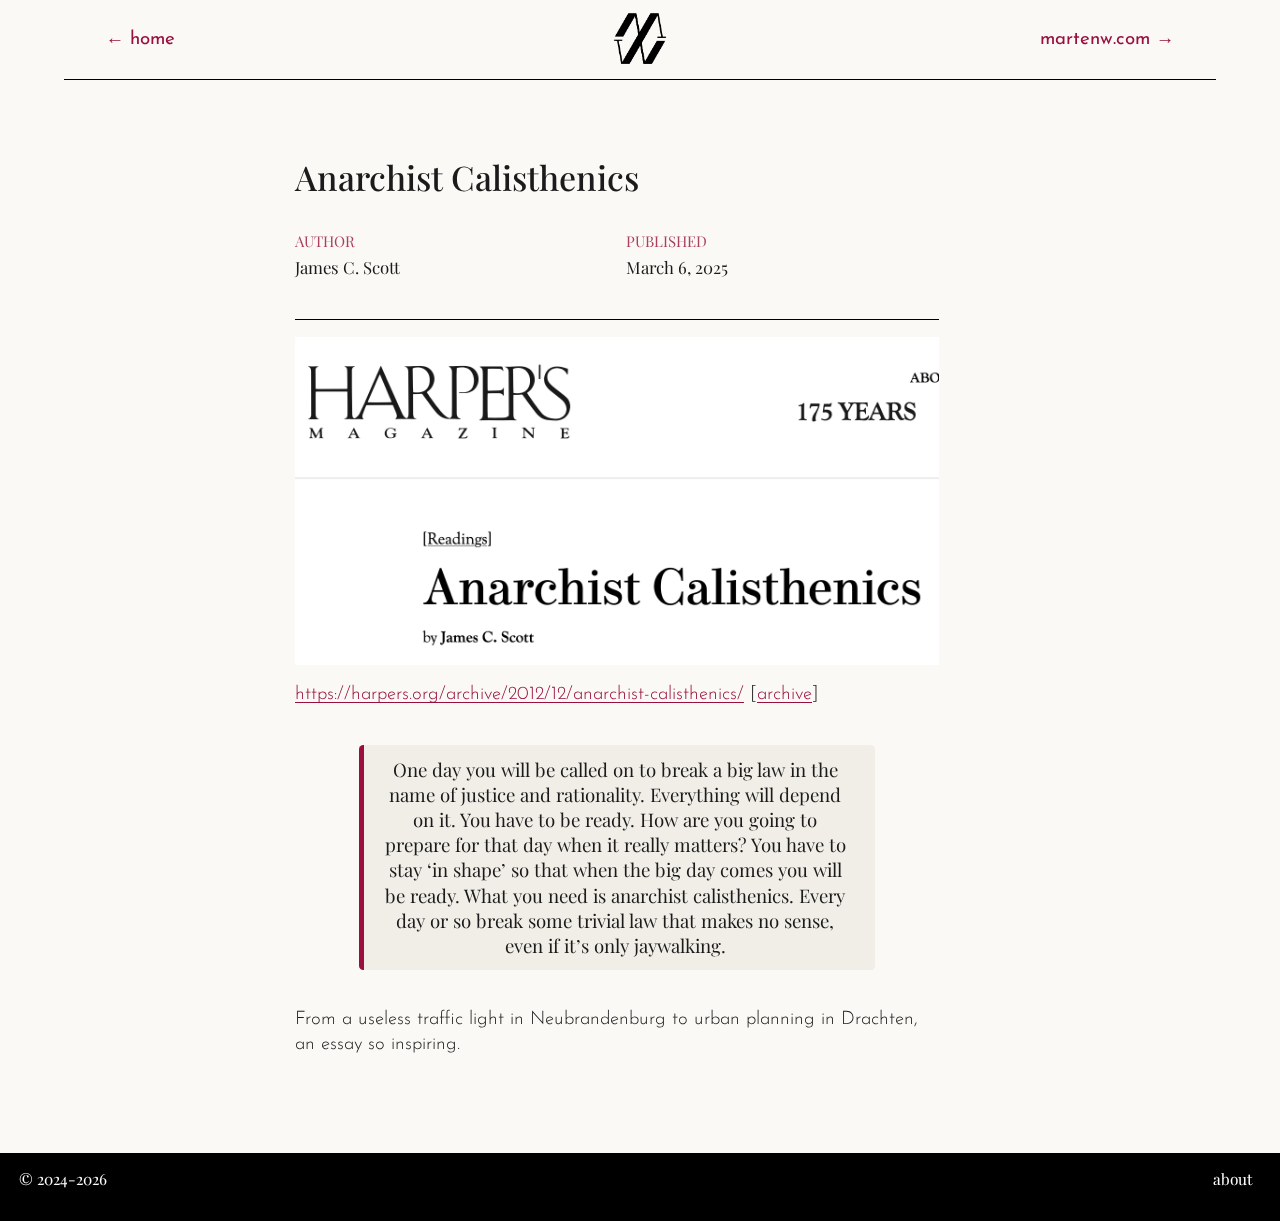
<file: notes/anarchist-calisthenics.html>
<!DOCTYPE html>
<html xmlns="http://www.w3.org/1999/xhtml" lang="en" xml:lang="en"><head>

<meta charset="utf-8">
<meta name="generator" content="quarto-1.9.36">

<meta name="viewport" content="width=device-width, initial-scale=1.0, user-scalable=yes">

<meta name="author" content="James C. Scott">
<meta name="dcterms.date" content="2025-03-06">

<title>Anarchist Calisthenics</title>
<style>
/* Default styles provided by pandoc.
** See https://pandoc.org/MANUAL.html#variables-for-html for config info.
*/
code{white-space: pre-wrap;}
span.smallcaps{font-variant: small-caps;}
div.columns{display: flex; gap: min(4vw, 1.5em);}
div.column{flex: auto; overflow-x: auto;}
div.hanging-indent{margin-left: 1.5em; text-indent: -1.5em;}
ul.task-list{list-style: none;}
ul.task-list li input[type="checkbox"] {
  width: 0.8em;
  margin: 0 0.8em 0.2em -1em; /* quarto-specific, see https://github.com/quarto-dev/quarto-cli/issues/4556 */ 
  vertical-align: middle;
}
</style>


<script src="../site_libs/quarto-nav/quarto-nav.js"></script>
<script src="../site_libs/quarto-nav/headroom.min.js"></script>
<link href="../images/favicon.ico" rel="icon">
<script src="../site_libs/clipboard/clipboard.min.js"></script>
<script src="../site_libs/quarto-html/quarto.js" type="module"></script>
<script src="../site_libs/quarto-html/tabsets/tabsets.js" type="module"></script>
<script src="../site_libs/quarto-html/popper.min.js"></script>
<script src="../site_libs/quarto-html/tippy.umd.min.js"></script>
<script src="../site_libs/quarto-html/anchor.min.js"></script>
<link href="../site_libs/quarto-html/tippy.css" rel="stylesheet">
<link href="../site_libs/quarto-html/quarto-syntax-highlighting-845c23b38eaddc0f92fda52bfe77a8c8.css" rel="stylesheet" id="quarto-text-highlighting-styles">
<script src="../site_libs/bootstrap/bootstrap.min.js"></script>
<link href="../site_libs/bootstrap/bootstrap-icons.css" rel="stylesheet">
<link href="../site_libs/bootstrap/bootstrap-d1e81a558c97260df52410a49d3dc258.min.css" rel="stylesheet" append-hash="true" id="quarto-bootstrap" data-mode="light">
<script id="quarto-search-options" type="application/json">{
  "language": {
    "search-no-results-text": "No results",
    "search-matching-documents-text": "matching documents",
    "search-copy-link-title": "Copy link to search",
    "search-hide-matches-text": "Hide additional matches",
    "search-more-match-text": "more match in this document",
    "search-more-matches-text": "more matches in this document",
    "search-clear-button-title": "Clear",
    "search-text-placeholder": "",
    "search-detached-cancel-button-title": "Cancel",
    "search-submit-button-title": "Submit",
    "search-label": "Search"
  }
}</script>


<meta property="og:title" content="Anarchist Calisthenics">
<meta property="og:description" content="">
<meta property="og:image" content="https://mdwm.org/notes/anarchist-calisthenics.png">
<meta property="og:site_name" content="mdwm">
<meta property="og:image:height" content="702">
<meta property="og:image:width" content="1376">
</head>

<body class="nav-fixed quarto-light">

<div id="quarto-search-results"></div>
  <header id="quarto-header" class="headroom fixed-top">
    <nav class="navbar navbar-expand-lg " data-bs-theme="dark">
      <div class="navbar-container container-fluid">
      <div class="navbar-brand-container mx-auto">
    <a href="../index.html" class="navbar-brand navbar-brand-logo">
    <img src="../images/logo.webp" alt="marten's blog" class="navbar-logo light-content">
    <img src="../images/logo.webp" alt="marten's blog" class="navbar-logo dark-content">
    </a>
  </div>
          <button class="navbar-toggler" type="button" data-bs-toggle="collapse" data-bs-target="#navbarCollapse" aria-controls="navbarCollapse" role="menu" aria-expanded="false" aria-label="Toggle navigation" onclick="if (window.quartoToggleHeadroom) { window.quartoToggleHeadroom(); }">
  <span class="navbar-toggler-icon"></span>
</button>
          <div class="collapse navbar-collapse" id="navbarCollapse">
            <ul class="navbar-nav navbar-nav-scroll me-auto">
  <li class="nav-item">
    <a class="nav-link" href=".././"> 
<span class="menu-text">← home</span></a>
  </li>  
</ul>
            <ul class="navbar-nav navbar-nav-scroll ms-auto">
  <li class="nav-item">
    <a class="nav-link" href="https://martenw.com"> 
<span class="menu-text">martenw.com →</span></a>
  </li>  
</ul>
          </div> <!-- /navcollapse -->
            <div class="quarto-navbar-tools">
</div>
      </div> <!-- /container-fluid -->
    </nav>
</header>
<!-- content -->
<div id="quarto-content" class="quarto-container page-columns page-rows-contents page-layout-article page-navbar">
<!-- sidebar -->
<!-- margin-sidebar -->
    <div id="quarto-margin-sidebar" class="sidebar margin-sidebar zindex-bottom">
    </div>
<!-- main -->
<main class="content" id="quarto-document-content">

<header id="title-block-header" class="quarto-title-block default">
<div class="quarto-title">
<h1 class="title">Anarchist Calisthenics</h1>
</div>



<div class="quarto-title-meta">

    <div>
    <div class="quarto-title-meta-heading">Author</div>
    <div class="quarto-title-meta-contents">
             <p>James C. Scott </p>
          </div>
  </div>
    
    <div>
    <div class="quarto-title-meta-heading">Published</div>
    <div class="quarto-title-meta-contents">
      <p class="date">March 6, 2025</p>
    </div>
  </div>
  
    
  </div>
  


</header>


<p><img src="anarchist-calisthenics.png" class="img-fluid"></p>
<p><a href="https://harpers.org/archive/2012/12/anarchist-calisthenics/">https://harpers.org/archive/2012/12/anarchist-calisthenics/</a> [<a href="https://web.archive.org/web/https://harpers.org/archive/2012/12/anarchist-calisthenics/">archive</a>]</p>
<blockquote class="blockquote">
<p>One day you will be called on to break a big law in the name of justice and rationality. Everything will depend on it. You have to be ready. How are you going to prepare for that day when it really matters? You have to stay ‘in shape’ so that when the big day comes you will be ready. What you need is anarchist calisthenics. Every day or so break some trivial law that makes no sense, even if it’s only jaywalking.</p>
</blockquote>
<p>From a useless traffic light in Neubrandenburg to urban planning in Drachten, an essay so inspiring.</p>



</main> <!-- /main -->
<script id="quarto-html-after-body" type="application/javascript">
  window.document.addEventListener("DOMContentLoaded", function (event) {
    const icon = "";
    const anchorJS = new window.AnchorJS();
    anchorJS.options = {
      placement: 'right',
      icon: icon
    };
    anchorJS.add('.anchored');
    const isCodeAnnotation = (el) => {
      for (const clz of el.classList) {
        if (clz.startsWith('code-annotation-')) {                     
          return true;
        }
      }
      return false;
    }
    const onCopySuccess = function(e) {
      // button target
      const button = e.trigger;
      // don't keep focus
      button.blur();
      // flash "checked"
      button.classList.add('code-copy-button-checked');
      var currentTitle = button.getAttribute("title");
      button.setAttribute("title", "Copied!");
      let tooltip;
      if (window.bootstrap) {
        button.setAttribute("data-bs-toggle", "tooltip");
        button.setAttribute("data-bs-placement", "left");
        button.setAttribute("data-bs-title", "Copied!");
        tooltip = new bootstrap.Tooltip(button, 
          { trigger: "manual", 
            customClass: "code-copy-button-tooltip",
            offset: [0, -8]});
        tooltip.show();    
      }
      setTimeout(function() {
        if (tooltip) {
          tooltip.hide();
          button.removeAttribute("data-bs-title");
          button.removeAttribute("data-bs-toggle");
          button.removeAttribute("data-bs-placement");
        }
        button.setAttribute("title", currentTitle);
        button.classList.remove('code-copy-button-checked');
      }, 1000);
      // clear code selection
      e.clearSelection();
    }
    const getTextToCopy = function(trigger) {
      const outerScaffold = trigger.parentElement.cloneNode(true);
      const codeEl = outerScaffold.querySelector('code');
      for (const childEl of codeEl.children) {
        if (isCodeAnnotation(childEl)) {
          childEl.remove();
        }
      }
      return codeEl.innerText;
    }
    const clipboard = new window.ClipboardJS('.code-copy-button:not([data-in-quarto-modal])', {
      text: getTextToCopy
    });
    clipboard.on('success', onCopySuccess);
    if (window.document.getElementById('quarto-embedded-source-code-modal')) {
      const clipboardModal = new window.ClipboardJS('.code-copy-button[data-in-quarto-modal]', {
        text: getTextToCopy,
        container: window.document.getElementById('quarto-embedded-source-code-modal')
      });
      clipboardModal.on('success', onCopySuccess);
    }
      var localhostRegex = new RegExp(/^(?:http|https):\/\/localhost\:?[0-9]*\//);
      var mailtoRegex = new RegExp(/^mailto:/);
        var filterRegex = new RegExp("https:\/\/mdwm\.org\/");
      var isInternal = (href) => {
          return filterRegex.test(href) || localhostRegex.test(href) || mailtoRegex.test(href);
      }
      // Inspect non-navigation links and adorn them if external
     var links = window.document.querySelectorAll('a[href]:not(.nav-link):not(.navbar-brand):not(.toc-action):not(.sidebar-link):not(.sidebar-item-toggle):not(.pagination-link):not(.no-external):not([aria-hidden]):not(.dropdown-item):not(.quarto-navigation-tool):not(.about-link)');
      for (var i=0; i<links.length; i++) {
        const link = links[i];
        if (!isInternal(link.href)) {
          // undo the damage that might have been done by quarto-nav.js in the case of
          // links that we want to consider external
          if (link.dataset.originalHref !== undefined) {
            link.href = link.dataset.originalHref;
          }
            // target, if specified
            link.setAttribute("target", "_blank");
            if (link.getAttribute("rel") === null) {
              link.setAttribute("rel", "noopener");
            }
        }
      }
    function tippyHover(el, contentFn, onTriggerFn, onUntriggerFn) {
      const config = {
        allowHTML: true,
        maxWidth: 500,
        delay: 100,
        arrow: false,
        appendTo: function(el) {
            return el.parentElement;
        },
        interactive: true,
        interactiveBorder: 10,
        theme: 'quarto',
        placement: 'bottom-start',
      };
      if (contentFn) {
        config.content = contentFn;
      }
      if (onTriggerFn) {
        config.onTrigger = onTriggerFn;
      }
      if (onUntriggerFn) {
        config.onUntrigger = onUntriggerFn;
      }
      window.tippy(el, config); 
    }
    const noterefs = window.document.querySelectorAll('a[role="doc-noteref"]');
    for (var i=0; i<noterefs.length; i++) {
      const ref = noterefs[i];
      tippyHover(ref, function() {
        // use id or data attribute instead here
        let href = ref.getAttribute('data-footnote-href') || ref.getAttribute('href');
        try { href = new URL(href).hash; } catch {}
        const id = href.replace(/^#\/?/, "");
        const note = window.document.getElementById(id);
        if (note) {
          return note.innerHTML;
        } else {
          return "";
        }
      });
    }
    const xrefs = window.document.querySelectorAll('a.quarto-xref');
    const processXRef = (id, note) => {
      // Strip column container classes
      const stripColumnClz = (el) => {
        el.classList.remove("page-full", "page-columns");
        if (el.children) {
          for (const child of el.children) {
            stripColumnClz(child);
          }
        }
      }
      stripColumnClz(note)
      if (id === null || id.startsWith('sec-')) {
        // Special case sections, only their first couple elements
        const container = document.createElement("div");
        if (note.children && note.children.length > 2) {
          container.appendChild(note.children[0].cloneNode(true));
          for (let i = 1; i < note.children.length; i++) {
            const child = note.children[i];
            if (child.tagName === "P" && child.innerText === "") {
              continue;
            } else {
              container.appendChild(child.cloneNode(true));
              break;
            }
          }
          if (window.Quarto?.typesetMath) {
            window.Quarto.typesetMath(container);
          }
          return container.innerHTML
        } else {
          if (window.Quarto?.typesetMath) {
            window.Quarto.typesetMath(note);
          }
          return note.innerHTML;
        }
      } else {
        // Remove any anchor links if they are present
        const anchorLink = note.querySelector('a.anchorjs-link');
        if (anchorLink) {
          anchorLink.remove();
        }
        if (window.Quarto?.typesetMath) {
          window.Quarto.typesetMath(note);
        }
        if (note.classList.contains("callout")) {
          return note.outerHTML;
        } else {
          return note.innerHTML;
        }
      }
    }
    for (var i=0; i<xrefs.length; i++) {
      const xref = xrefs[i];
      tippyHover(xref, undefined, function(instance) {
        instance.disable();
        let url = xref.getAttribute('href');
        let hash = undefined; 
        if (url.startsWith('#')) {
          hash = url;
        } else {
          try { hash = new URL(url).hash; } catch {}
        }
        if (hash) {
          const id = hash.replace(/^#\/?/, "");
          const note = window.document.getElementById(id);
          if (note !== null) {
            try {
              const html = processXRef(id, note.cloneNode(true));
              instance.setContent(html);
            } finally {
              instance.enable();
              instance.show();
            }
          } else {
            // See if we can fetch this
            fetch(url.split('#')[0])
            .then(res => res.text())
            .then(html => {
              const parser = new DOMParser();
              const htmlDoc = parser.parseFromString(html, "text/html");
              const note = htmlDoc.getElementById(id);
              if (note !== null) {
                const html = processXRef(id, note);
                instance.setContent(html);
              } 
            }).finally(() => {
              instance.enable();
              instance.show();
            });
          }
        } else {
          // See if we can fetch a full url (with no hash to target)
          // This is a special case and we should probably do some content thinning / targeting
          fetch(url)
          .then(res => res.text())
          .then(html => {
            const parser = new DOMParser();
            const htmlDoc = parser.parseFromString(html, "text/html");
            const note = htmlDoc.querySelector('main.content');
            if (note !== null) {
              // This should only happen for chapter cross references
              // (since there is no id in the URL)
              // remove the first header
              if (note.children.length > 0 && note.children[0].tagName === "HEADER") {
                note.children[0].remove();
              }
              const html = processXRef(null, note);
              instance.setContent(html);
            } 
          }).finally(() => {
            instance.enable();
            instance.show();
          });
        }
      }, function(instance) {
      });
    }
        let selectedAnnoteEl;
        const selectorForAnnotation = ( cell, annotation) => {
          let cellAttr = 'data-code-cell="' + cell + '"';
          let lineAttr = 'data-code-annotation="' +  annotation + '"';
          const selector = 'span[' + cellAttr + '][' + lineAttr + ']';
          return selector;
        }
        const selectCodeLines = (annoteEl) => {
          const doc = window.document;
          const targetCell = annoteEl.getAttribute("data-target-cell");
          const targetAnnotation = annoteEl.getAttribute("data-target-annotation");
          const annoteSpan = window.document.querySelector(selectorForAnnotation(targetCell, targetAnnotation));
          const lines = annoteSpan.getAttribute("data-code-lines").split(",");
          const lineIds = lines.map((line) => {
            return targetCell + "-" + line;
          })
          let top = null;
          let height = null;
          let parent = null;
          if (lineIds.length > 0) {
              //compute the position of the single el (top and bottom and make a div)
              const el = window.document.getElementById(lineIds[0]);
              top = el.offsetTop;
              height = el.offsetHeight;
              parent = el.parentElement.parentElement;
            if (lineIds.length > 1) {
              const lastEl = window.document.getElementById(lineIds[lineIds.length - 1]);
              const bottom = lastEl.offsetTop + lastEl.offsetHeight;
              height = bottom - top;
            }
            if (top !== null && height !== null && parent !== null) {
              // cook up a div (if necessary) and position it 
              let div = window.document.getElementById("code-annotation-line-highlight");
              if (div === null) {
                div = window.document.createElement("div");
                div.setAttribute("id", "code-annotation-line-highlight");
                div.style.position = 'absolute';
                parent.appendChild(div);
              }
              div.style.top = top - 2 + "px";
              div.style.height = height + 4 + "px";
              div.style.left = 0;
              let gutterDiv = window.document.getElementById("code-annotation-line-highlight-gutter");
              if (gutterDiv === null) {
                gutterDiv = window.document.createElement("div");
                gutterDiv.setAttribute("id", "code-annotation-line-highlight-gutter");
                gutterDiv.style.position = 'absolute';
                const codeCell = window.document.getElementById(targetCell);
                const gutter = codeCell.querySelector('.code-annotation-gutter');
                gutter.appendChild(gutterDiv);
              }
              gutterDiv.style.top = top - 2 + "px";
              gutterDiv.style.height = height + 4 + "px";
            }
            selectedAnnoteEl = annoteEl;
          }
        };
        const unselectCodeLines = () => {
          const elementsIds = ["code-annotation-line-highlight", "code-annotation-line-highlight-gutter"];
          elementsIds.forEach((elId) => {
            const div = window.document.getElementById(elId);
            if (div) {
              div.remove();
            }
          });
          selectedAnnoteEl = undefined;
        };
          // Handle positioning of the toggle
      window.addEventListener(
        "resize",
        throttle(() => {
          elRect = undefined;
          if (selectedAnnoteEl) {
            selectCodeLines(selectedAnnoteEl);
          }
        }, 10)
      );
      function throttle(fn, ms) {
      let throttle = false;
      let timer;
        return (...args) => {
          if(!throttle) { // first call gets through
              fn.apply(this, args);
              throttle = true;
          } else { // all the others get throttled
              if(timer) clearTimeout(timer); // cancel #2
              timer = setTimeout(() => {
                fn.apply(this, args);
                timer = throttle = false;
              }, ms);
          }
        };
      }
        // Attach click handler to the DT
        const annoteDls = window.document.querySelectorAll('dt[data-target-cell]');
        for (const annoteDlNode of annoteDls) {
          annoteDlNode.addEventListener('click', (event) => {
            const clickedEl = event.target;
            if (clickedEl !== selectedAnnoteEl) {
              unselectCodeLines();
              const activeEl = window.document.querySelector('dt[data-target-cell].code-annotation-active');
              if (activeEl) {
                activeEl.classList.remove('code-annotation-active');
              }
              selectCodeLines(clickedEl);
              clickedEl.classList.add('code-annotation-active');
            } else {
              // Unselect the line
              unselectCodeLines();
              clickedEl.classList.remove('code-annotation-active');
            }
          });
        }
    const findCites = (el) => {
      const parentEl = el.parentElement;
      if (parentEl) {
        const cites = parentEl.dataset.cites;
        if (cites) {
          return {
            el,
            cites: cites.split(' ')
          };
        } else {
          return findCites(el.parentElement)
        }
      } else {
        return undefined;
      }
    };
    var bibliorefs = window.document.querySelectorAll('a[role="doc-biblioref"]');
    for (var i=0; i<bibliorefs.length; i++) {
      const ref = bibliorefs[i];
      const citeInfo = findCites(ref);
      if (citeInfo) {
        tippyHover(citeInfo.el, function() {
          var popup = window.document.createElement('div');
          citeInfo.cites.forEach(function(cite) {
            var citeDiv = window.document.createElement('div');
            citeDiv.classList.add('hanging-indent');
            citeDiv.classList.add('csl-entry');
            var biblioDiv = window.document.getElementById('ref-' + cite);
            if (biblioDiv) {
              citeDiv.innerHTML = biblioDiv.innerHTML;
            }
            popup.appendChild(citeDiv);
          });
          return popup.innerHTML;
        });
      }
    }
  });
  </script>
</div> <!-- /content -->
<footer class="footer">
  <div class="nav-footer">
    <div class="nav-footer-left">
      <ul class="footer-items list-unstyled">
    <li class="nav-item">
 © 2024-2026 
  </li>  
</ul>
    </div>   
    <div class="nav-footer-center">
      &nbsp;
    </div>
    <div class="nav-footer-right">
      <ul class="footer-items list-unstyled">
    <li class="nav-item">
    <a class="nav-link" href="../about.html">
<p>about</p>
</a>
  </li>  
</ul>
    </div>
  </div>
</footer>




</body></html>
</file>
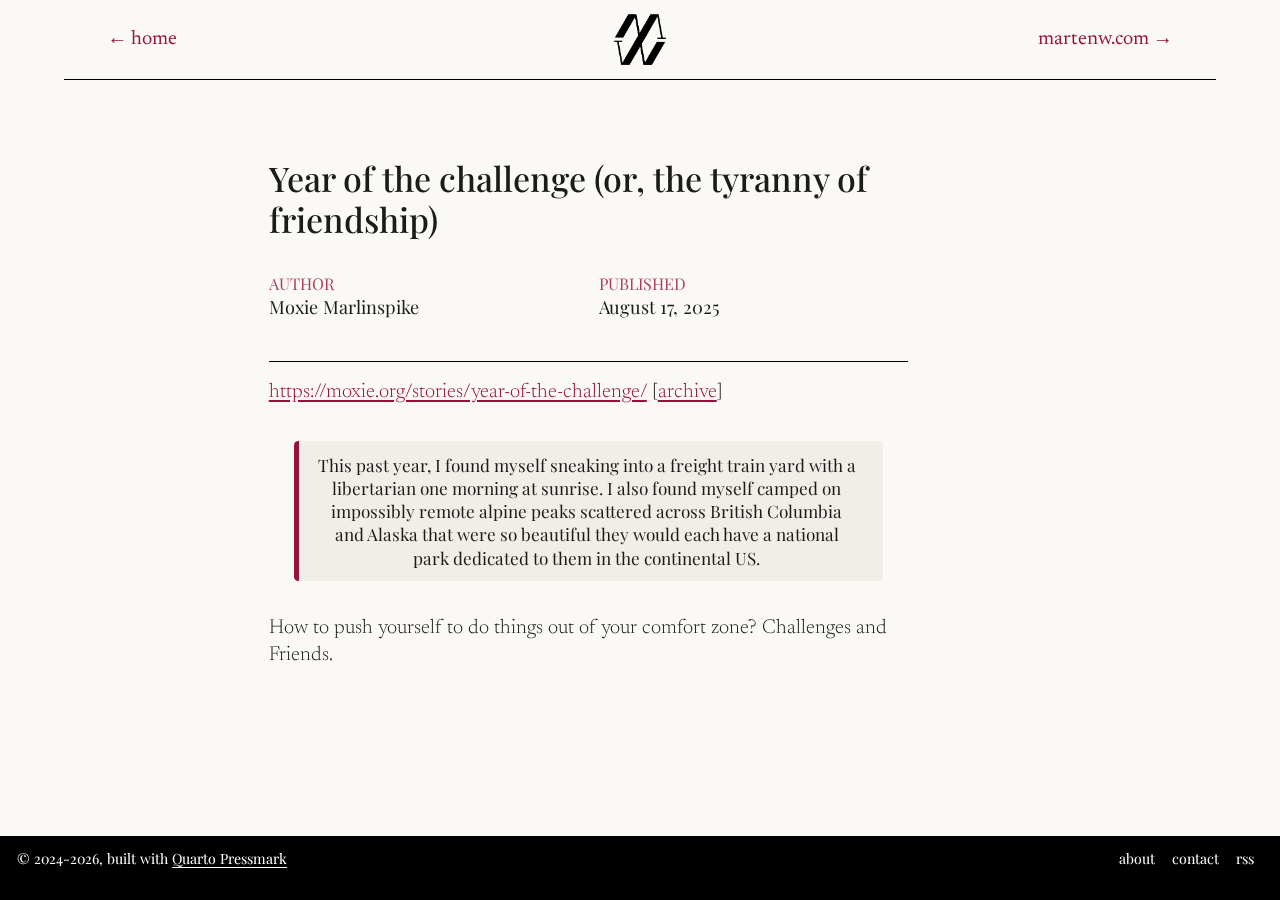
<file: notes/challenges.html>
<!DOCTYPE html>
<html xmlns="http://www.w3.org/1999/xhtml" lang="en" xml:lang="en"><head>

<meta charset="utf-8">
<meta name="generator" content="quarto-1.9.37">

<meta name="viewport" content="width=device-width, initial-scale=1.0, user-scalable=yes">

<meta name="author" content="Moxie Marlinspike">
<meta name="dcterms.date" content="2025-08-17">

<title>Year of the challenge (or, the tyranny of friendship)</title>
<style>
/* Default styles provided by pandoc.
** See https://pandoc.org/MANUAL.html#variables-for-html for config info.
*/
code{white-space: pre-wrap;}
span.smallcaps{font-variant: small-caps;}
div.columns{display: flex; gap: min(4vw, 1.5em);}
div.column{flex: auto; overflow-x: auto;}
div.hanging-indent{margin-left: 1.5em; text-indent: -1.5em;}
ul.task-list{list-style: none;}
ul.task-list li input[type="checkbox"] {
  width: 0.8em;
  margin: 0 0.8em 0.2em -1em; /* quarto-specific, see https://github.com/quarto-dev/quarto-cli/issues/4556 */ 
  vertical-align: middle;
}
</style>


<script src="../site_libs/quarto-nav/quarto-nav.js"></script>
<script src="../site_libs/quarto-nav/headroom.min.js"></script>
<link href="../images/favicon.ico" rel="icon">
<script src="../site_libs/clipboard/clipboard.min.js"></script>
<script src="../site_libs/quarto-html/quarto.js" type="module"></script>
<script src="../site_libs/quarto-html/tabsets/tabsets.js" type="module"></script>
<script src="../site_libs/quarto-html/popper.min.js"></script>
<script src="../site_libs/quarto-html/tippy.umd.min.js"></script>
<script src="../site_libs/quarto-html/anchor.min.js"></script>
<link href="../site_libs/quarto-html/tippy.css" rel="stylesheet">
<link href="../site_libs/quarto-html/quarto-syntax-highlighting-bdf67b448a403dde36248dfdc89c95ef.css" rel="stylesheet" id="quarto-text-highlighting-styles">
<script src="../site_libs/bootstrap/bootstrap.min.js"></script>
<link href="../site_libs/bootstrap/bootstrap-icons.css" rel="stylesheet">
<link href="../site_libs/bootstrap/bootstrap-9b8ac93a01c3059d1909d98c0281fa93.min.css" rel="stylesheet" append-hash="true" id="quarto-bootstrap" data-mode="light">
<script id="quarto-search-options" type="application/json">{
  "language": {
    "search-no-results-text": "No results",
    "search-matching-documents-text": "matching documents",
    "search-copy-link-title": "Copy link to search",
    "search-hide-matches-text": "Hide additional matches",
    "search-more-match-text": "more match in this document",
    "search-more-matches-text": "more matches in this document",
    "search-clear-button-title": "Clear",
    "search-text-placeholder": "",
    "search-detached-cancel-button-title": "Cancel",
    "search-submit-button-title": "Submit",
    "search-label": "Search"
  }
}</script>


<meta property="og:title" content="Year of the challenge (or, the tyranny of friendship)">
<meta property="og:description" content="marten’s blog">
<meta property="og:site_name" content="mdwm">
</head>

<body class="nav-fixed quarto-light">

<div id="quarto-search-results"></div>
  <header id="quarto-header" class="headroom fixed-top">
    <nav class="navbar navbar-expand-lg " data-bs-theme="dark">
      <div class="navbar-container container-fluid">
      <div class="navbar-brand-container mx-auto">
    <a href="../index.html" class="navbar-brand navbar-brand-logo">
    <img src="../images/logo.webp" alt="marten's blog" class="navbar-logo light-content">
    <img src="../images/logo.webp" alt="marten's blog" class="navbar-logo dark-content">
    </a>
  </div>
          <button class="navbar-toggler" type="button" data-bs-toggle="collapse" data-bs-target="#navbarCollapse" aria-controls="navbarCollapse" role="menu" aria-expanded="false" aria-label="Toggle navigation" onclick="if (window.quartoToggleHeadroom) { window.quartoToggleHeadroom(); }">
  <span class="navbar-toggler-icon"></span>
</button>
          <div class="collapse navbar-collapse" id="navbarCollapse">
            <ul class="navbar-nav navbar-nav-scroll me-auto">
  <li class="nav-item">
    <a class="nav-link" href=".././"> 
<span class="menu-text">← home</span></a>
  </li>  
</ul>
            <ul class="navbar-nav navbar-nav-scroll ms-auto">
  <li class="nav-item">
    <a class="nav-link" href="https://martenw.com"> 
<span class="menu-text">martenw.com →</span></a>
  </li>  
</ul>
          </div> <!-- /navcollapse -->
            <div class="quarto-navbar-tools">
</div>
      </div> <!-- /container-fluid -->
    </nav>
</header>
<!-- content -->
<div id="quarto-content" class="quarto-container page-columns page-rows-contents page-layout-article page-navbar">
<!-- sidebar -->
<!-- margin-sidebar -->
    <div id="quarto-margin-sidebar" class="sidebar margin-sidebar zindex-bottom">
    </div>
<!-- main -->
<main class="content" id="quarto-document-content">

<header id="title-block-header" class="quarto-title-block default">
<div class="quarto-title">
<h1 class="title">Year of the challenge (or, the tyranny of friendship)</h1>
</div>



<div class="quarto-title-meta">

    <div>
    <div class="quarto-title-meta-heading">Author</div>
    <div class="quarto-title-meta-contents">
             <p>Moxie Marlinspike </p>
          </div>
  </div>
    
    <div>
    <div class="quarto-title-meta-heading">Published</div>
    <div class="quarto-title-meta-contents">
      <p class="date">August 17, 2025</p>
    </div>
  </div>
  
    
  </div>
  


</header>


<p><a href="https://moxie.org/stories/year-of-the-challenge/">https://moxie.org/stories/year-of-the-challenge/</a> [<a href="https://archive.ph/6wTmq">archive</a>]</p>
<blockquote class="blockquote">
<p>This past year, I found myself sneaking into a freight train yard with a libertarian one morning at sunrise. I also found myself camped on impossibly remote alpine peaks scattered across British Columbia and Alaska that were so beautiful they would each have a national park dedicated to them in the continental US.</p>
</blockquote>
<p>How to push yourself to do things out of your comfort zone? Challenges and Friends.</p>



</main> <!-- /main -->
<script id="quarto-html-after-body" type="application/javascript">
  window.document.addEventListener("DOMContentLoaded", function (event) {
    const icon = "";
    const anchorJS = new window.AnchorJS();
    anchorJS.options = {
      placement: 'right',
      icon: icon
    };
    anchorJS.add('.anchored');
    const isCodeAnnotation = (el) => {
      for (const clz of el.classList) {
        if (clz.startsWith('code-annotation-')) {                     
          return true;
        }
      }
      return false;
    }
    const onCopySuccess = function(e) {
      // button target
      const button = e.trigger;
      // don't keep focus
      button.blur();
      // flash "checked"
      button.classList.add('code-copy-button-checked');
      var currentTitle = button.getAttribute("title");
      button.setAttribute("title", "Copied!");
      let tooltip;
      if (window.bootstrap) {
        button.setAttribute("data-bs-toggle", "tooltip");
        button.setAttribute("data-bs-placement", "left");
        button.setAttribute("data-bs-title", "Copied!");
        tooltip = new bootstrap.Tooltip(button, 
          { trigger: "manual", 
            customClass: "code-copy-button-tooltip",
            offset: [0, -8]});
        tooltip.show();    
      }
      setTimeout(function() {
        if (tooltip) {
          tooltip.hide();
          button.removeAttribute("data-bs-title");
          button.removeAttribute("data-bs-toggle");
          button.removeAttribute("data-bs-placement");
        }
        button.setAttribute("title", currentTitle);
        button.classList.remove('code-copy-button-checked');
      }, 1000);
      // clear code selection
      e.clearSelection();
    }
    const getTextToCopy = function(trigger) {
      const outerScaffold = trigger.parentElement.cloneNode(true);
      const codeEl = outerScaffold.querySelector('code');
      for (const childEl of codeEl.children) {
        if (isCodeAnnotation(childEl)) {
          childEl.remove();
        }
      }
      return codeEl.innerText;
    }
    const clipboard = new window.ClipboardJS('.code-copy-button:not([data-in-quarto-modal])', {
      text: getTextToCopy
    });
    clipboard.on('success', onCopySuccess);
    if (window.document.getElementById('quarto-embedded-source-code-modal')) {
      const clipboardModal = new window.ClipboardJS('.code-copy-button[data-in-quarto-modal]', {
        text: getTextToCopy,
        container: window.document.getElementById('quarto-embedded-source-code-modal')
      });
      clipboardModal.on('success', onCopySuccess);
    }
      var localhostRegex = new RegExp(/^(?:http|https):\/\/localhost\:?[0-9]*\//);
      var mailtoRegex = new RegExp(/^mailto:/);
        var filterRegex = new RegExp("https:\/\/mdwm\.org\/");
      var isInternal = (href) => {
          return filterRegex.test(href) || localhostRegex.test(href) || mailtoRegex.test(href);
      }
      // Inspect non-navigation links and adorn them if external
     var links = window.document.querySelectorAll('a[href]:not(.nav-link):not(.navbar-brand):not(.toc-action):not(.sidebar-link):not(.sidebar-item-toggle):not(.pagination-link):not(.no-external):not([aria-hidden]):not(.dropdown-item):not(.quarto-navigation-tool):not(.about-link)');
      for (var i=0; i<links.length; i++) {
        const link = links[i];
        if (!isInternal(link.href)) {
          // undo the damage that might have been done by quarto-nav.js in the case of
          // links that we want to consider external
          if (link.dataset.originalHref !== undefined) {
            link.href = link.dataset.originalHref;
          }
            // target, if specified
            link.setAttribute("target", "_blank");
            if (link.getAttribute("rel") === null) {
              link.setAttribute("rel", "noopener");
            }
        }
      }
    function tippyHover(el, contentFn, onTriggerFn, onUntriggerFn) {
      const config = {
        allowHTML: true,
        maxWidth: 500,
        delay: 100,
        arrow: false,
        appendTo: function(el) {
            return el.parentElement;
        },
        interactive: true,
        interactiveBorder: 10,
        theme: 'quarto',
        placement: 'bottom-start',
      };
      if (contentFn) {
        config.content = contentFn;
      }
      if (onTriggerFn) {
        config.onTrigger = onTriggerFn;
      }
      if (onUntriggerFn) {
        config.onUntrigger = onUntriggerFn;
      }
      window.tippy(el, config); 
    }
    const noterefs = window.document.querySelectorAll('a[role="doc-noteref"]');
    for (var i=0; i<noterefs.length; i++) {
      const ref = noterefs[i];
      tippyHover(ref, function() {
        // use id or data attribute instead here
        let href = ref.getAttribute('data-footnote-href') || ref.getAttribute('href');
        try { href = new URL(href).hash; } catch {}
        const id = href.replace(/^#\/?/, "");
        const note = window.document.getElementById(id);
        if (note) {
          return note.innerHTML;
        } else {
          return "";
        }
      });
    }
    const xrefs = window.document.querySelectorAll('a.quarto-xref');
    const processXRef = (id, note) => {
      // Strip column container classes
      const stripColumnClz = (el) => {
        el.classList.remove("page-full", "page-columns");
        if (el.children) {
          for (const child of el.children) {
            stripColumnClz(child);
          }
        }
      }
      stripColumnClz(note)
      if (id === null || id.startsWith('sec-')) {
        // Special case sections, only their first couple elements
        const container = document.createElement("div");
        if (note.children && note.children.length > 2) {
          container.appendChild(note.children[0].cloneNode(true));
          for (let i = 1; i < note.children.length; i++) {
            const child = note.children[i];
            if (child.tagName === "P" && child.innerText === "") {
              continue;
            } else {
              container.appendChild(child.cloneNode(true));
              break;
            }
          }
          if (window.Quarto?.typesetMath) {
            window.Quarto.typesetMath(container);
          }
          return container.innerHTML
        } else {
          if (window.Quarto?.typesetMath) {
            window.Quarto.typesetMath(note);
          }
          return note.innerHTML;
        }
      } else {
        // Remove any anchor links if they are present
        const anchorLink = note.querySelector('a.anchorjs-link');
        if (anchorLink) {
          anchorLink.remove();
        }
        if (window.Quarto?.typesetMath) {
          window.Quarto.typesetMath(note);
        }
        if (note.classList.contains("callout")) {
          return note.outerHTML;
        } else {
          return note.innerHTML;
        }
      }
    }
    for (var i=0; i<xrefs.length; i++) {
      const xref = xrefs[i];
      tippyHover(xref, undefined, function(instance) {
        instance.disable();
        let url = xref.getAttribute('href');
        let hash = undefined; 
        if (url.startsWith('#')) {
          hash = url;
        } else {
          try { hash = new URL(url).hash; } catch {}
        }
        if (hash) {
          const id = hash.replace(/^#\/?/, "");
          const note = window.document.getElementById(id);
          if (note !== null) {
            try {
              const html = processXRef(id, note.cloneNode(true));
              instance.setContent(html);
            } finally {
              instance.enable();
              instance.show();
            }
          } else {
            // See if we can fetch this
            fetch(url.split('#')[0])
            .then(res => res.text())
            .then(html => {
              const parser = new DOMParser();
              const htmlDoc = parser.parseFromString(html, "text/html");
              const note = htmlDoc.getElementById(id);
              if (note !== null) {
                const html = processXRef(id, note);
                instance.setContent(html);
              } 
            }).finally(() => {
              instance.enable();
              instance.show();
            });
          }
        } else {
          // See if we can fetch a full url (with no hash to target)
          // This is a special case and we should probably do some content thinning / targeting
          fetch(url)
          .then(res => res.text())
          .then(html => {
            const parser = new DOMParser();
            const htmlDoc = parser.parseFromString(html, "text/html");
            const note = htmlDoc.querySelector('main.content');
            if (note !== null) {
              // This should only happen for chapter cross references
              // (since there is no id in the URL)
              // remove the first header
              if (note.children.length > 0 && note.children[0].tagName === "HEADER") {
                note.children[0].remove();
              }
              const html = processXRef(null, note);
              instance.setContent(html);
            } 
          }).finally(() => {
            instance.enable();
            instance.show();
          });
        }
      }, function(instance) {
      });
    }
        let selectedAnnoteEl;
        const selectorForAnnotation = ( cell, annotation) => {
          let cellAttr = 'data-code-cell="' + cell + '"';
          let lineAttr = 'data-code-annotation="' +  annotation + '"';
          const selector = 'span[' + cellAttr + '][' + lineAttr + ']';
          return selector;
        }
        const selectCodeLines = (annoteEl) => {
          const doc = window.document;
          const targetCell = annoteEl.getAttribute("data-target-cell");
          const targetAnnotation = annoteEl.getAttribute("data-target-annotation");
          const annoteSpan = window.document.querySelector(selectorForAnnotation(targetCell, targetAnnotation));
          const lines = annoteSpan.getAttribute("data-code-lines").split(",");
          const lineIds = lines.map((line) => {
            return targetCell + "-" + line;
          })
          let top = null;
          let height = null;
          let parent = null;
          if (lineIds.length > 0) {
              //compute the position of the single el (top and bottom and make a div)
              const el = window.document.getElementById(lineIds[0]);
              top = el.offsetTop;
              height = el.offsetHeight;
              parent = el.parentElement.parentElement;
            if (lineIds.length > 1) {
              const lastEl = window.document.getElementById(lineIds[lineIds.length - 1]);
              const bottom = lastEl.offsetTop + lastEl.offsetHeight;
              height = bottom - top;
            }
            if (top !== null && height !== null && parent !== null) {
              // cook up a div (if necessary) and position it 
              let div = window.document.getElementById("code-annotation-line-highlight");
              if (div === null) {
                div = window.document.createElement("div");
                div.setAttribute("id", "code-annotation-line-highlight");
                div.style.position = 'absolute';
                parent.appendChild(div);
              }
              div.style.top = top - 2 + "px";
              div.style.height = height + 4 + "px";
              div.style.left = 0;
              let gutterDiv = window.document.getElementById("code-annotation-line-highlight-gutter");
              if (gutterDiv === null) {
                gutterDiv = window.document.createElement("div");
                gutterDiv.setAttribute("id", "code-annotation-line-highlight-gutter");
                gutterDiv.style.position = 'absolute';
                const codeCell = window.document.getElementById(targetCell);
                const gutter = codeCell.querySelector('.code-annotation-gutter');
                gutter.appendChild(gutterDiv);
              }
              gutterDiv.style.top = top - 2 + "px";
              gutterDiv.style.height = height + 4 + "px";
            }
            selectedAnnoteEl = annoteEl;
          }
        };
        const unselectCodeLines = () => {
          const elementsIds = ["code-annotation-line-highlight", "code-annotation-line-highlight-gutter"];
          elementsIds.forEach((elId) => {
            const div = window.document.getElementById(elId);
            if (div) {
              div.remove();
            }
          });
          selectedAnnoteEl = undefined;
        };
          // Handle positioning of the toggle
      window.addEventListener(
        "resize",
        throttle(() => {
          elRect = undefined;
          if (selectedAnnoteEl) {
            selectCodeLines(selectedAnnoteEl);
          }
        }, 10)
      );
      function throttle(fn, ms) {
      let throttle = false;
      let timer;
        return (...args) => {
          if(!throttle) { // first call gets through
              fn.apply(this, args);
              throttle = true;
          } else { // all the others get throttled
              if(timer) clearTimeout(timer); // cancel #2
              timer = setTimeout(() => {
                fn.apply(this, args);
                timer = throttle = false;
              }, ms);
          }
        };
      }
        // Attach click handler to the DT
        const annoteDls = window.document.querySelectorAll('dt[data-target-cell]');
        for (const annoteDlNode of annoteDls) {
          annoteDlNode.addEventListener('click', (event) => {
            const clickedEl = event.target;
            if (clickedEl !== selectedAnnoteEl) {
              unselectCodeLines();
              const activeEl = window.document.querySelector('dt[data-target-cell].code-annotation-active');
              if (activeEl) {
                activeEl.classList.remove('code-annotation-active');
              }
              selectCodeLines(clickedEl);
              clickedEl.classList.add('code-annotation-active');
            } else {
              // Unselect the line
              unselectCodeLines();
              clickedEl.classList.remove('code-annotation-active');
            }
          });
        }
    const findCites = (el) => {
      const parentEl = el.parentElement;
      if (parentEl) {
        const cites = parentEl.dataset.cites;
        if (cites) {
          return {
            el,
            cites: cites.split(' ')
          };
        } else {
          return findCites(el.parentElement)
        }
      } else {
        return undefined;
      }
    };
    var bibliorefs = window.document.querySelectorAll('a[role="doc-biblioref"]');
    for (var i=0; i<bibliorefs.length; i++) {
      const ref = bibliorefs[i];
      const citeInfo = findCites(ref);
      if (citeInfo) {
        tippyHover(citeInfo.el, function() {
          var popup = window.document.createElement('div');
          citeInfo.cites.forEach(function(cite) {
            var citeDiv = window.document.createElement('div');
            citeDiv.classList.add('hanging-indent');
            citeDiv.classList.add('csl-entry');
            var biblioDiv = window.document.getElementById('ref-' + cite);
            if (biblioDiv) {
              citeDiv.innerHTML = biblioDiv.innerHTML;
            }
            popup.appendChild(citeDiv);
          });
          return popup.innerHTML;
        });
      }
    }
  });
  </script>
</div> <!-- /content -->
<footer class="footer">
  <div class="nav-footer">
    <div class="nav-footer-left">
<p>© 2024-2026, built with <a href="https://mdwm.org/quarto-pressmark" target="_blank">Quarto Pressmark</a></p>
</div>   
    <div class="nav-footer-center">
      &nbsp;
    </div>
    <div class="nav-footer-right">
      <ul class="footer-items list-unstyled">
    <li class="nav-item">
    <a class="nav-link" href="../about.html">
<p>about</p>
</a>
  </li>  
    <li class="nav-item">
    <a class="nav-link" href="mailto:hi@mdwm.org">
<p>contact</p>
</a>
  </li>  
    <li class="nav-item">
    <a class="nav-link" href="../texts/index.xml">
<p>rss</p>
</a>
  </li>  
</ul>
    </div>
  </div>
</footer>




</body></html>
</file>
<file: site_libs/quarto-html/tippy.css>
.tippy-box[data-animation=fade][data-state=hidden]{opacity:0}[data-tippy-root]{max-width:calc(100vw - 10px)}.tippy-box{position:relative;background-color:#333;color:#fff;border-radius:4px;font-size:14px;line-height:1.4;white-space:normal;outline:0;transition-property:transform,visibility,opacity}.tippy-box[data-placement^=top]>.tippy-arrow{bottom:0}.tippy-box[data-placement^=top]>.tippy-arrow:before{bottom:-7px;left:0;border-width:8px 8px 0;border-top-color:initial;transform-origin:center top}.tippy-box[data-placement^=bottom]>.tippy-arrow{top:0}.tippy-box[data-placement^=bottom]>.tippy-arrow:before{top:-7px;left:0;border-width:0 8px 8px;border-bottom-color:initial;transform-origin:center bottom}.tippy-box[data-placement^=left]>.tippy-arrow{right:0}.tippy-box[data-placement^=left]>.tippy-arrow:before{border-width:8px 0 8px 8px;border-left-color:initial;right:-7px;transform-origin:center left}.tippy-box[data-placement^=right]>.tippy-arrow{left:0}.tippy-box[data-placement^=right]>.tippy-arrow:before{left:-7px;border-width:8px 8px 8px 0;border-right-color:initial;transform-origin:center right}.tippy-box[data-inertia][data-state=visible]{transition-timing-function:cubic-bezier(.54,1.5,.38,1.11)}.tippy-arrow{width:16px;height:16px;color:#333}.tippy-arrow:before{content:"";position:absolute;border-color:transparent;border-style:solid}.tippy-content{position:relative;padding:5px 9px;z-index:1}
</file>
<file: site_libs/quarto-html/quarto-syntax-highlighting-bdf67b448a403dde36248dfdc89c95ef.css>
/* quarto syntax highlight colors */
:root {
  --quarto-hl-ot-color: #003B4F;
  --quarto-hl-at-color: #657422;
  --quarto-hl-ss-color: #20794D;
  --quarto-hl-an-color: #5E5E5E;
  --quarto-hl-fu-color: #4758AB;
  --quarto-hl-st-color: #20794D;
  --quarto-hl-cf-color: #003B4F;
  --quarto-hl-op-color: #5E5E5E;
  --quarto-hl-er-color: #AD0000;
  --quarto-hl-bn-color: #AD0000;
  --quarto-hl-al-color: #AD0000;
  --quarto-hl-va-color: #111111;
  --quarto-hl-bu-color: inherit;
  --quarto-hl-ex-color: inherit;
  --quarto-hl-pp-color: #AD0000;
  --quarto-hl-in-color: #5E5E5E;
  --quarto-hl-vs-color: #20794D;
  --quarto-hl-wa-color: #5E5E5E;
  --quarto-hl-do-color: #5E5E5E;
  --quarto-hl-im-color: #00769E;
  --quarto-hl-ch-color: #20794D;
  --quarto-hl-dt-color: #AD0000;
  --quarto-hl-fl-color: #AD0000;
  --quarto-hl-co-color: #5E5E5E;
  --quarto-hl-cv-color: #5E5E5E;
  --quarto-hl-cn-color: #8f5902;
  --quarto-hl-sc-color: #5E5E5E;
  --quarto-hl-dv-color: #AD0000;
  --quarto-hl-kw-color: #003B4F;
}

/* other quarto variables */
:root {
  --quarto-font-monospace: "Liberation Mono", "Courier New", monospace;
}

/* syntax highlight based on Pandoc's rules */
pre > code.sourceCode > span {
  color: #003B4F;
}

code.sourceCode > span {
  color: #003B4F;
}

div.sourceCode,
div.sourceCode pre.sourceCode {
  color: #003B4F;
}

/* Normal */
code span {
  color: #003B4F;
}

/* Alert */
code span.al {
  color: #AD0000;
  font-style: inherit;
}

/* Annotation */
code span.an {
  color: #5E5E5E;
  font-style: inherit;
}

/* Attribute */
code span.at {
  color: #657422;
  font-style: inherit;
}

/* BaseN */
code span.bn {
  color: #AD0000;
  font-style: inherit;
}

/* BuiltIn */
code span.bu {
  font-style: inherit;
}

/* ControlFlow */
code span.cf {
  color: #003B4F;
  font-weight: bold;
  font-style: inherit;
}

/* Char */
code span.ch {
  color: #20794D;
  font-style: inherit;
}

/* Constant */
code span.cn {
  color: #8f5902;
  font-style: inherit;
}

/* Comment */
code span.co {
  color: #5E5E5E;
  font-style: inherit;
}

/* CommentVar */
code span.cv {
  color: #5E5E5E;
  font-style: italic;
}

/* Documentation */
code span.do {
  color: #5E5E5E;
  font-style: italic;
}

/* DataType */
code span.dt {
  color: #AD0000;
  font-style: inherit;
}

/* DecVal */
code span.dv {
  color: #AD0000;
  font-style: inherit;
}

/* Error */
code span.er {
  color: #AD0000;
  font-style: inherit;
}

/* Extension */
code span.ex {
  font-style: inherit;
}

/* Float */
code span.fl {
  color: #AD0000;
  font-style: inherit;
}

/* Function */
code span.fu {
  color: #4758AB;
  font-style: inherit;
}

/* Import */
code span.im {
  color: #00769E;
  font-style: inherit;
}

/* Information */
code span.in {
  color: #5E5E5E;
  font-style: inherit;
}

/* Keyword */
code span.kw {
  color: #003B4F;
  font-weight: bold;
  font-style: inherit;
}

/* Operator */
code span.op {
  color: #5E5E5E;
  font-style: inherit;
}

/* Other */
code span.ot {
  color: #003B4F;
  font-style: inherit;
}

/* Preprocessor */
code span.pp {
  color: #AD0000;
  font-style: inherit;
}

/* SpecialChar */
code span.sc {
  color: #5E5E5E;
  font-style: inherit;
}

/* SpecialString */
code span.ss {
  color: #20794D;
  font-style: inherit;
}

/* String */
code span.st {
  color: #20794D;
  font-style: inherit;
}

/* Variable */
code span.va {
  color: #111111;
  font-style: inherit;
}

/* VerbatimString */
code span.vs {
  color: #20794D;
  font-style: inherit;
}

/* Warning */
code span.wa {
  color: #5E5E5E;
  font-style: italic;
}

.prevent-inlining {
  content: "</";
}

/*# sourceMappingURL=1bbd01039878ed00020a12ec91bd9d9a.css.map */
</file>
<file: site_libs/quarto-html/quarto-syntax-highlighting-7f8f88aac4f3542376d5c11b86a4c14d.css>
/* quarto syntax highlight colors */
:root {
  --quarto-hl-ot-color: #003B4F;
  --quarto-hl-at-color: #657422;
  --quarto-hl-ss-color: #20794D;
  --quarto-hl-an-color: #5E5E5E;
  --quarto-hl-fu-color: #4758AB;
  --quarto-hl-st-color: #20794D;
  --quarto-hl-cf-color: #003B4F;
  --quarto-hl-op-color: #5E5E5E;
  --quarto-hl-er-color: #AD0000;
  --quarto-hl-bn-color: #AD0000;
  --quarto-hl-al-color: #AD0000;
  --quarto-hl-va-color: #111111;
  --quarto-hl-bu-color: inherit;
  --quarto-hl-ex-color: inherit;
  --quarto-hl-pp-color: #AD0000;
  --quarto-hl-in-color: #5E5E5E;
  --quarto-hl-vs-color: #20794D;
  --quarto-hl-wa-color: #5E5E5E;
  --quarto-hl-do-color: #5E5E5E;
  --quarto-hl-im-color: #00769E;
  --quarto-hl-ch-color: #20794D;
  --quarto-hl-dt-color: #AD0000;
  --quarto-hl-fl-color: #AD0000;
  --quarto-hl-co-color: #5E5E5E;
  --quarto-hl-cv-color: #5E5E5E;
  --quarto-hl-cn-color: #8f5902;
  --quarto-hl-sc-color: #5E5E5E;
  --quarto-hl-dv-color: #AD0000;
  --quarto-hl-kw-color: #003B4F;
}

/* other quarto variables */
:root {
  --quarto-font-monospace: SFMono-Regular, Menlo, Monaco, Consolas, "Liberation Mono", "Courier New", monospace;
}

/* syntax highlight based on Pandoc's rules */
pre > code.sourceCode > span {
  color: #003B4F;
}

code.sourceCode > span {
  color: #003B4F;
}

div.sourceCode,
div.sourceCode pre.sourceCode {
  color: #003B4F;
}

/* Normal */
code span {
  color: #003B4F;
}

/* Alert */
code span.al {
  color: #AD0000;
  font-style: inherit;
}

/* Annotation */
code span.an {
  color: #5E5E5E;
  font-style: inherit;
}

/* Attribute */
code span.at {
  color: #657422;
  font-style: inherit;
}

/* BaseN */
code span.bn {
  color: #AD0000;
  font-style: inherit;
}

/* BuiltIn */
code span.bu {
  font-style: inherit;
}

/* ControlFlow */
code span.cf {
  color: #003B4F;
  font-weight: bold;
  font-style: inherit;
}

/* Char */
code span.ch {
  color: #20794D;
  font-style: inherit;
}

/* Constant */
code span.cn {
  color: #8f5902;
  font-style: inherit;
}

/* Comment */
code span.co {
  color: #5E5E5E;
  font-style: inherit;
}

/* CommentVar */
code span.cv {
  color: #5E5E5E;
  font-style: italic;
}

/* Documentation */
code span.do {
  color: #5E5E5E;
  font-style: italic;
}

/* DataType */
code span.dt {
  color: #AD0000;
  font-style: inherit;
}

/* DecVal */
code span.dv {
  color: #AD0000;
  font-style: inherit;
}

/* Error */
code span.er {
  color: #AD0000;
  font-style: inherit;
}

/* Extension */
code span.ex {
  font-style: inherit;
}

/* Float */
code span.fl {
  color: #AD0000;
  font-style: inherit;
}

/* Function */
code span.fu {
  color: #4758AB;
  font-style: inherit;
}

/* Import */
code span.im {
  color: #00769E;
  font-style: inherit;
}

/* Information */
code span.in {
  color: #5E5E5E;
  font-style: inherit;
}

/* Keyword */
code span.kw {
  color: #003B4F;
  font-weight: bold;
  font-style: inherit;
}

/* Operator */
code span.op {
  color: #5E5E5E;
  font-style: inherit;
}

/* Other */
code span.ot {
  color: #003B4F;
  font-style: inherit;
}

/* Preprocessor */
code span.pp {
  color: #AD0000;
  font-style: inherit;
}

/* SpecialChar */
code span.sc {
  color: #5E5E5E;
  font-style: inherit;
}

/* SpecialString */
code span.ss {
  color: #20794D;
  font-style: inherit;
}

/* String */
code span.st {
  color: #20794D;
  font-style: inherit;
}

/* Variable */
code span.va {
  color: #111111;
  font-style: inherit;
}

/* VerbatimString */
code span.vs {
  color: #20794D;
  font-style: inherit;
}

/* Warning */
code span.wa {
  color: #5E5E5E;
  font-style: italic;
}

.prevent-inlining {
  content: "</";
}

/*# sourceMappingURL=789ad8cd35626ba772517505b42a116e.css.map */
</file>
<file: site_libs/quarto-html/quarto-syntax-highlighting-845c23b38eaddc0f92fda52bfe77a8c8.css>
/* quarto syntax highlight colors */
:root {
  --quarto-hl-ot-color: #003B4F;
  --quarto-hl-at-color: #657422;
  --quarto-hl-ss-color: #20794D;
  --quarto-hl-an-color: #5E5E5E;
  --quarto-hl-fu-color: #4758AB;
  --quarto-hl-st-color: #20794D;
  --quarto-hl-cf-color: #003B4F;
  --quarto-hl-op-color: #5E5E5E;
  --quarto-hl-er-color: #AD0000;
  --quarto-hl-bn-color: #AD0000;
  --quarto-hl-al-color: #AD0000;
  --quarto-hl-va-color: #111111;
  --quarto-hl-bu-color: inherit;
  --quarto-hl-ex-color: inherit;
  --quarto-hl-pp-color: #AD0000;
  --quarto-hl-in-color: #5E5E5E;
  --quarto-hl-vs-color: #20794D;
  --quarto-hl-wa-color: #5E5E5E;
  --quarto-hl-do-color: #5E5E5E;
  --quarto-hl-im-color: #00769E;
  --quarto-hl-ch-color: #20794D;
  --quarto-hl-dt-color: #AD0000;
  --quarto-hl-fl-color: #AD0000;
  --quarto-hl-co-color: #5E5E5E;
  --quarto-hl-cv-color: #5E5E5E;
  --quarto-hl-cn-color: #8f5902;
  --quarto-hl-sc-color: #5E5E5E;
  --quarto-hl-dv-color: #AD0000;
  --quarto-hl-kw-color: #003B4F;
}

/* other quarto variables */
:root {
  --quarto-font-monospace: SFMono-Regular, Menlo, Monaco, Consolas, "Liberation Mono", "Courier New", monospace;
}

/* syntax highlight based on Pandoc's rules */
pre > code.sourceCode > span {
  color: #003B4F;
}

code.sourceCode > span {
  color: #003B4F;
}

div.sourceCode,
div.sourceCode pre.sourceCode {
  color: #003B4F;
}

/* Normal */
code span {
  color: #003B4F;
}

/* Alert */
code span.al {
  color: #AD0000;
  font-style: inherit;
}

/* Annotation */
code span.an {
  color: #5E5E5E;
  font-style: inherit;
}

/* Attribute */
code span.at {
  color: #657422;
  font-style: inherit;
}

/* BaseN */
code span.bn {
  color: #AD0000;
  font-style: inherit;
}

/* BuiltIn */
code span.bu {
  font-style: inherit;
}

/* ControlFlow */
code span.cf {
  color: #003B4F;
  font-weight: bold;
  font-style: inherit;
}

/* Char */
code span.ch {
  color: #20794D;
  font-style: inherit;
}

/* Constant */
code span.cn {
  color: #8f5902;
  font-style: inherit;
}

/* Comment */
code span.co {
  color: #5E5E5E;
  font-style: inherit;
}

/* CommentVar */
code span.cv {
  color: #5E5E5E;
  font-style: italic;
}

/* Documentation */
code span.do {
  color: #5E5E5E;
  font-style: italic;
}

/* DataType */
code span.dt {
  color: #AD0000;
  font-style: inherit;
}

/* DecVal */
code span.dv {
  color: #AD0000;
  font-style: inherit;
}

/* Error */
code span.er {
  color: #AD0000;
  font-style: inherit;
}

/* Extension */
code span.ex {
  font-style: inherit;
}

/* Float */
code span.fl {
  color: #AD0000;
  font-style: inherit;
}

/* Function */
code span.fu {
  color: #4758AB;
  font-style: inherit;
}

/* Import */
code span.im {
  color: #00769E;
  font-style: inherit;
}

/* Information */
code span.in {
  color: #5E5E5E;
  font-style: inherit;
}

/* Keyword */
code span.kw {
  color: #003B4F;
  font-weight: bold;
  font-style: inherit;
}

/* Operator */
code span.op {
  color: #5E5E5E;
  font-style: inherit;
}

/* Other */
code span.ot {
  color: #003B4F;
  font-style: inherit;
}

/* Preprocessor */
code span.pp {
  color: #AD0000;
  font-style: inherit;
}

/* SpecialChar */
code span.sc {
  color: #5E5E5E;
  font-style: inherit;
}

/* SpecialString */
code span.ss {
  color: #20794D;
  font-style: inherit;
}

/* String */
code span.st {
  color: #20794D;
  font-style: inherit;
}

/* Variable */
code span.va {
  color: #111111;
  font-style: inherit;
}

/* VerbatimString */
code span.vs {
  color: #20794D;
  font-style: inherit;
}

/* Warning */
code span.wa {
  color: #5E5E5E;
  font-style: italic;
}

.prevent-inlining {
  content: "</";
}

/*# sourceMappingURL=ac89f0bb514bba72461919f78549e31c.css.map */
</file>
